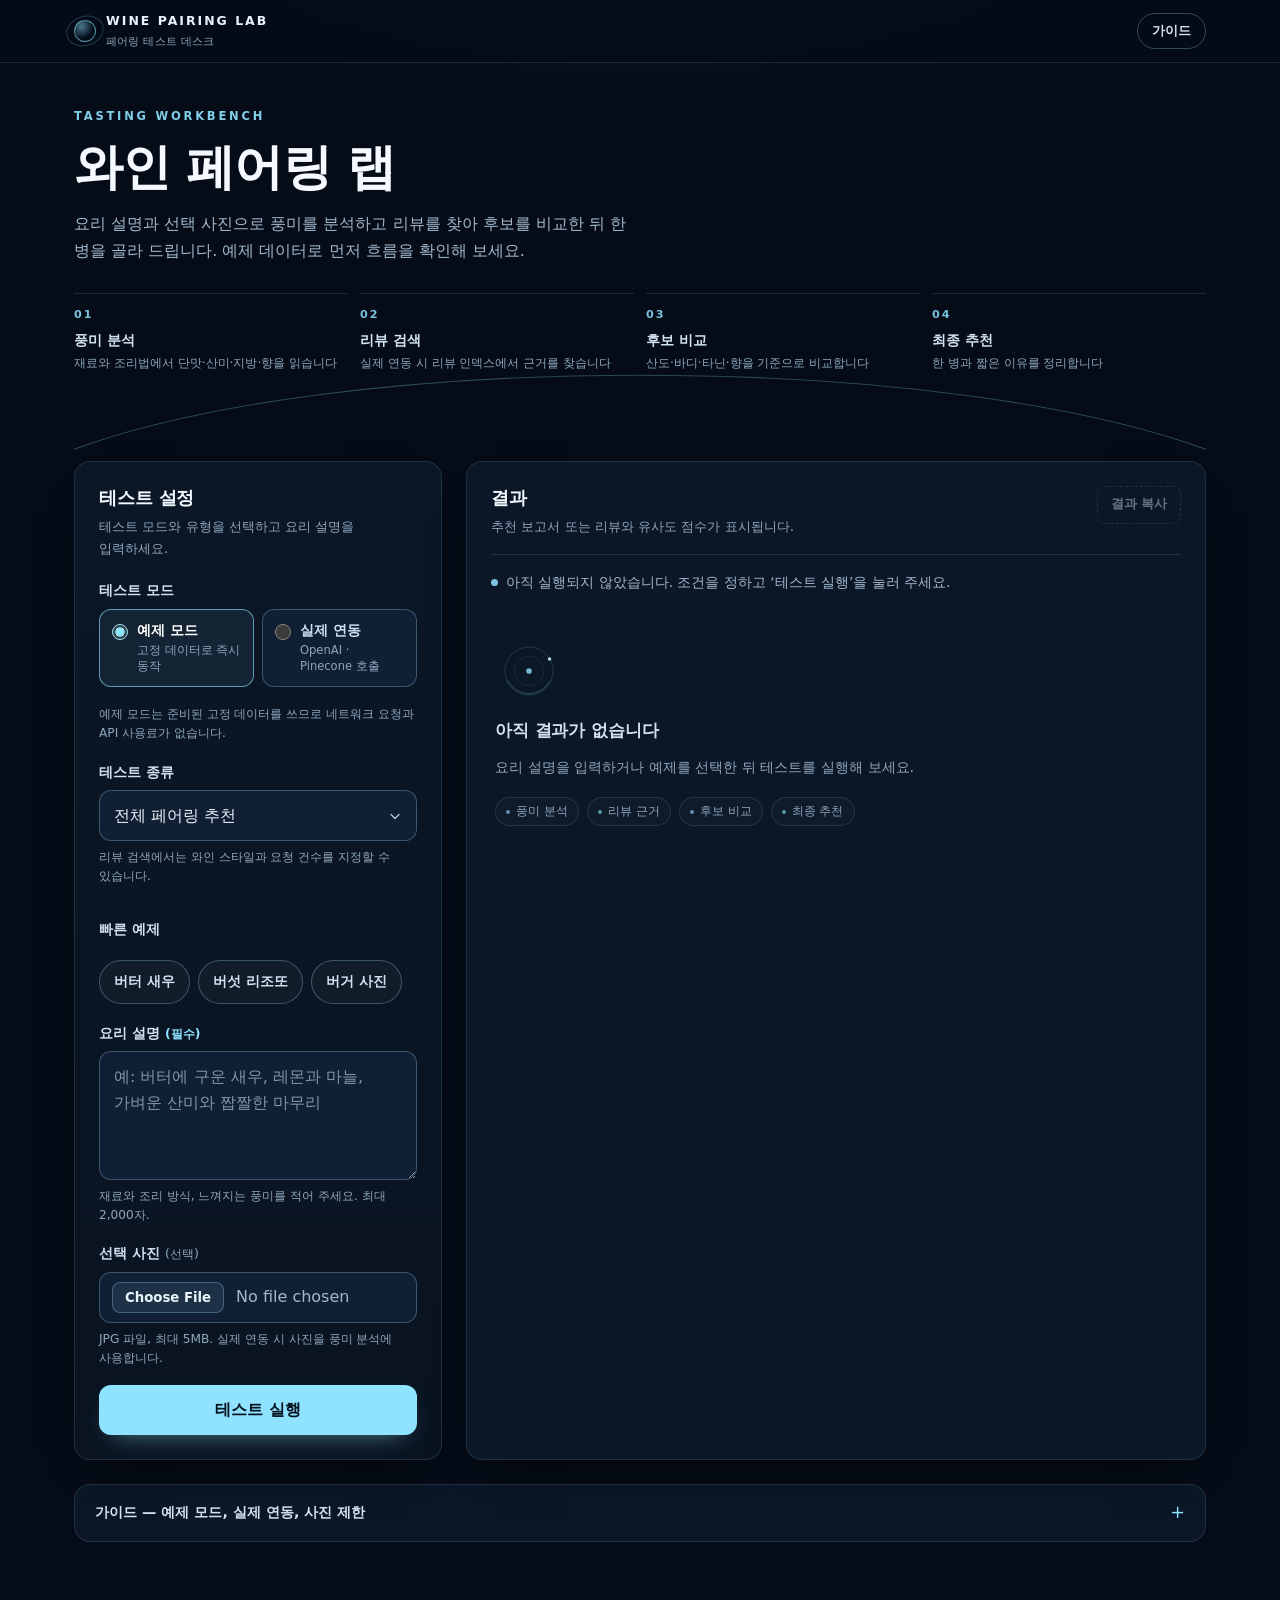
<file: U2-06_PRJ_261124/design_261124/index.html>
<!DOCTYPE html>
<html lang="ko">
<head>
<meta charset="utf-8">
<meta name="viewport" content="width=device-width, initial-scale=1">
<meta name="theme-color" content="#050c17">
<title>와인 페어링 랩 — 페어링 테스트 데스크</title>
<style>
  :root{
    color-scheme: dark;
    --bg:#050c17;
    --bg-deep:#03080f;
    --surface:#0b1626;
    --surface-2:#101f33;
    --surface-3:#152942;
    --line:rgba(143,190,225,0.16);
    --line-strong:rgba(150,205,240,0.32);
    --ink:#e9f3fb;
    --ink-soft:#d2e1f0;
    --muted:#a2b8cd;
    --muted-2:#8ea6bc;
    --accent:#8fe3ff;
    --accent-strong:#c2f0ff;
    --accent-ink:#03111d;
    --danger:#ffb6aa;
    --r-sm:8px;
    --r:12px;
    --r-lg:16px;
    --shadow:0 22px 46px -30px rgba(0,0,0,0.95);
    --font:"Apple SD Gothic Neo","Malgun Gothic","Noto Sans KR","Segoe UI",system-ui,-apple-system,sans-serif;
    --dur:180ms;
    --ease:cubic-bezier(.2,.7,.3,1);
  }

  *,*::before,*::after{box-sizing:border-box}
  html{-webkit-text-size-adjust:100%}
  body{
    margin:0;
    font-family:var(--font);
    font-size:16px;
    line-height:1.62;
    color:var(--ink);
    background:
      radial-gradient(1180px 620px at 50% -20%, rgba(28,76,114,0.52), rgba(5,12,23,0) 68%),
      var(--bg);
    -webkit-font-smoothing:antialiased;
    word-break:keep-all;
    overflow-wrap:anywhere;
  }
  [hidden]{display:none!important}

  a{color:var(--accent)}
  a:hover{color:var(--accent-strong)}
  ::selection{background:rgba(143,227,255,0.28);color:#fff}

  :where(a,button,input,select,textarea,summary,label):focus-visible{
    outline:2px solid var(--accent);
    outline-offset:2px;
    border-radius:var(--r-sm);
  }

  .skip-link{
    position:absolute;left:16px;top:-60px;z-index:60;
    padding:10px 16px;border-radius:var(--r-sm);
    background:var(--accent);color:var(--accent-ink);
    font-size:.875rem;font-weight:700;text-decoration:none;
    transition:top var(--dur) var(--ease);
  }
  .skip-link:focus{top:12px;color:var(--accent-ink)}

  /* ── 상단 바 ─────────────────────────────── */
  .topbar{
    position:sticky;top:0;z-index:30;
    background:rgba(5,12,23,0.72);
    -webkit-backdrop-filter:blur(16px) saturate(130%);
    backdrop-filter:blur(16px) saturate(130%);
    border-bottom:1px solid var(--line);
  }
  .topbar-inner{
    max-width:1180px;margin:0 auto;padding:0 24px;
    min-height:62px;display:flex;align-items:center;justify-content:space-between;gap:16px;
  }
  .brand{display:flex;align-items:center;gap:10px;text-decoration:none;color:var(--ink);min-width:0}
  .brand-mark{
    flex:none;width:22px;height:22px;border-radius:50%;
    border:1px solid rgba(143,227,255,0.55);
    background:radial-gradient(circle at 32% 28%, rgba(143,227,255,0.5), rgba(143,227,255,0) 62%);
    position:relative;
  }
  .brand-mark::after{
    content:"";position:absolute;inset:-5px -9px;
    border:1px solid rgba(143,227,255,0.22);border-radius:50%;
    transform:rotate(-18deg);
  }
  .brand-text{display:grid;gap:1px;min-width:0}
  .brand-name{display:block;font-size:.78rem;font-weight:700;letter-spacing:.16em;text-transform:uppercase}
  .brand-sub{display:block;font-size:.7rem;color:var(--muted-2);letter-spacing:.02em}
  .nav-link{
    flex:none;display:inline-flex;align-items:center;gap:6px;
    min-height:36px;padding:0 14px;border-radius:999px;
    border:1px solid var(--line-strong);
    color:var(--ink-soft);text-decoration:none;font-size:.82rem;font-weight:600;
    transition:border-color var(--dur) var(--ease),color var(--dur) var(--ease),background-color var(--dur) var(--ease);
  }
  @media (hover:hover){
    .nav-link:hover{border-color:var(--accent);color:var(--accent-strong);background:rgba(143,227,255,0.07)}
  }

  /* ── 본문 ───────────────────────────────── */
  main{max-width:1180px;margin:0 auto;padding:0 24px 72px}

  .hero{
    position:relative;overflow:hidden;
    padding:44px 0 88px;
  }
  .eyebrow{
    margin:0 0 14px;font-size:.72rem;font-weight:700;
    letter-spacing:.24em;text-transform:uppercase;color:var(--accent);
    opacity:.9;
  }
  .hero h1{
    margin:0;font-size:clamp(2rem,4.6vw,3.05rem);line-height:1.16;
    letter-spacing:-.018em;font-weight:800;color:#f3f9ff;
  }
  .lede{
    margin:14px 0 0;max-width:56ch;
    font-size:1rem;color:var(--muted);line-height:1.7;
  }

  .process{
    list-style:none;margin:28px 0 0;padding:0;
    display:grid;grid-template-columns:repeat(4,minmax(0,1fr));gap:12px;
    counter-reset:step;
  }
  .process li{
    position:relative;padding:12px 0 0;
    border-top:1px solid var(--line);
  }
  .process li::before{
    counter-increment:step;content:counter(step,decimal-leading-zero);
    display:block;margin-bottom:6px;
    font-size:.7rem;font-weight:700;letter-spacing:.18em;
    color:var(--accent);opacity:.85;
    font-variant-numeric:tabular-nums;
  }
  .step-name{display:block;font-size:.9rem;font-weight:700;color:var(--ink-soft);line-height:1.4}
  .step-desc{display:block;margin-top:4px;font-size:.76rem;line-height:1.55;color:var(--muted-2)}

  .planet{
    position:absolute;left:0;right:0;bottom:-1px;width:100%;height:auto;
    pointer-events:none;opacity:.9;
  }

  /* ── 2열 작업대 ─────────────────────────── */
  .lab-grid{
    display:grid;grid-template-columns:minmax(300px,368px) minmax(0,1fr);
    gap:24px;align-items:stretch;
  }
  .panel{
    background:var(--surface);
    border:1px solid var(--line);
    border-radius:var(--r-lg);
    padding:24px;
    box-shadow:var(--shadow);
    min-width:0;
  }
  .panel h2{
    margin:0;font-size:1.14rem;line-height:1.35;letter-spacing:-.01em;font-weight:700;color:#f2f9ff;
  }
  .panel-sub{margin:6px 0 0;font-size:.84rem;line-height:1.6;color:var(--muted-2);max-width:46ch}

  .form-panel{background:linear-gradient(180deg,var(--surface) 0%,#0a1421 100%)}
  .form-panel > h2{margin-bottom:2px}
  .lab{display:grid;gap:18px;margin-top:20px}

  .field{display:grid;gap:7px;min-width:0}
  .field > label,.label-plain{
    display:block;font-size:.85rem;font-weight:700;color:var(--ink-soft);letter-spacing:.005em;
  }
  .req{font-weight:600;color:var(--accent);font-size:.78rem}
  .optional{font-weight:500;color:var(--muted-2);font-size:.78rem}
  .hint{margin:0;font-size:.76rem;line-height:1.55;color:var(--muted-2)}

  fieldset.field{border:0;margin:0;padding:0}
  legend{display:block;padding:0;margin-bottom:8px;font-size:.85rem;font-weight:700;color:var(--ink-soft)}

  textarea,input[type="file"],select{
    width:100%;max-width:100%;
    font-family:inherit;font-size:1rem;line-height:1.6;
    color:var(--ink);background:var(--surface-2);
    border:1px solid var(--line-strong);
    border-radius:var(--r);
    padding:12px 14px;
    transition:border-color var(--dur) var(--ease),background-color var(--dur) var(--ease);
  }
  textarea{min-height:116px;resize:vertical}
  textarea::placeholder{color:#7f95ab}
  textarea:hover,input[type="file"]:hover,select:hover{border-color:rgba(143,227,255,0.45)}
  textarea:focus,select:focus,input[type="file"]:focus{border-color:var(--accent);background:#0e1d30}

  .select-wrap{position:relative;display:flex;align-items:center;min-width:0}
  select{appearance:none;-webkit-appearance:none;padding-right:40px;cursor:pointer}
  .icon{display:inline-block;width:1em;height:1em;flex:none}
  .chevron{
    position:absolute;right:14px;top:50%;transform:translateY(-50%);
    font-size:16px;color:var(--muted);pointer-events:none;
  }

  .mode-grid{display:grid;grid-template-columns:repeat(2,minmax(0,1fr));gap:8px}
  .mode-option{
    display:flex;align-items:flex-start;gap:9px;
    padding:11px 12px;border-radius:var(--r);
    border:1px solid var(--line-strong);background:var(--surface-2);
    cursor:pointer;transition:border-color var(--dur) var(--ease),background-color var(--dur) var(--ease);
  }
  .mode-option input{
    flex:none;margin:3px 0 0;width:16px;height:16px;accent-color:var(--accent);cursor:pointer;
  }
  .mode-text{display:grid;gap:2px;min-width:0}
  .mode-name{display:block;font-size:.85rem;font-weight:700;color:var(--ink-soft);line-height:1.35}
  .mode-desc{display:block;font-size:.72rem;line-height:1.45;color:var(--muted-2)}
  @media (hover:hover){
    .mode-option:hover{border-color:rgba(143,227,255,0.45);background:#122438}
  }
  .mode-option:has(input:checked){border-color:rgba(143,227,255,0.62);background:rgba(143,227,255,0.07)}
  .mode-option:has(input:checked) .mode-name{color:#fff}
  .mode-option:focus-within{border-color:var(--accent);box-shadow:0 0 0 3px rgba(143,227,255,0.14)}

  .sample-row{display:flex;flex-wrap:wrap;gap:8px}
  .btn-sample{
    min-height:44px;padding:0 14px;border-radius:999px;
    font-family:inherit;font-size:.875rem;font-weight:600;
    color:var(--ink-soft);background:rgba(255,255,255,0.03);
    border:1px solid var(--line-strong);
    cursor:pointer;
    transition:border-color var(--dur) var(--ease),background-color var(--dur) var(--ease),color var(--dur) var(--ease);
  }
  @media (hover:hover){
    .btn-sample:hover{border-color:var(--accent);color:var(--accent-strong);background:rgba(143,227,255,0.09)}
  }
  .btn-sample:active{transform:translateY(1px)}

  input[type="file"]{cursor:pointer;padding:9px 12px;color:var(--muted)}
  input[type="file"]::file-selector-button{
    margin-right:12px;padding:7px 12px;border-radius:var(--r-sm);
    font-family:inherit;font-size:.83rem;font-weight:600;
    color:var(--ink);background:rgba(143,227,255,0.10);
    border:1px solid var(--line-strong);cursor:pointer;
  }
  @media (hover:hover){
    input[type="file"]::file-selector-button:hover{border-color:var(--accent);background:rgba(143,227,255,0.18)}
  }

  .attachment{
    display:flex;align-items:center;gap:12px;
    padding:10px;margin-top:2px;
    border:1px solid var(--line);border-radius:var(--r);
    background:var(--surface-2);min-width:0;
  }
  #preview{
    flex:none;height:62px;width:auto;max-width:96px;
    object-fit:contain;border-radius:var(--r-sm);
    background:var(--surface-3);border:1px solid var(--line);
  }
  #photo-name{
    margin:0;min-width:0;font-size:.85rem;color:var(--ink-soft);
    overflow:hidden;text-overflow:ellipsis;white-space:nowrap;
  }

  .field-row{display:grid;grid-template-columns:repeat(2,minmax(0,1fr));gap:12px}

  #error{
    margin:0;padding:11px 13px;border-radius:var(--r);
    background:rgba(255,140,124,0.10);
    border:1px solid rgba(255,150,136,0.42);
    color:var(--danger);font-size:.84rem;line-height:1.55;
  }

  .btn-primary{
    width:100%;min-height:50px;
    display:inline-flex;align-items:center;justify-content:center;gap:8px;
    font-family:inherit;font-size:1rem;font-weight:800;letter-spacing:.01em;
    color:var(--accent-ink);background:var(--accent);
    border:1px solid transparent;border-radius:var(--r);
    cursor:pointer;
    transition:background-color var(--dur) var(--ease),transform var(--dur) var(--ease),box-shadow var(--dur) var(--ease);
    box-shadow:0 10px 26px -16px rgba(143,227,255,0.85);
  }
  @media (hover:hover){
    .btn-primary:hover{background:var(--accent-strong)}
  }
  .btn-primary:active{transform:translateY(1px)}
  .btn-primary:disabled{opacity:.5;cursor:not-allowed;box-shadow:none}

  .btn-ghost{
    flex:none;min-height:38px;padding:0 13px;border-radius:var(--r-sm);
    font-family:inherit;font-size:.8rem;font-weight:600;
    color:var(--ink-soft);background:transparent;
    border:1px solid var(--line-strong);cursor:pointer;
    transition:border-color var(--dur) var(--ease),color var(--dur) var(--ease),background-color var(--dur) var(--ease);
  }
  @media (hover:hover){
    .btn-ghost:not(:disabled):hover{border-color:var(--accent);color:var(--accent-strong);background:rgba(143,227,255,0.08)}
  }
  .btn-ghost:disabled{opacity:.45;cursor:not-allowed;border-style:dashed}

  /* ── 결과 패널 ──────────────────────────── */
  .result-panel{
    display:flex;flex-direction:column;gap:16px;min-height:100%;
  }
  .panel-head{
    display:flex;align-items:flex-start;justify-content:space-between;gap:14px;flex-wrap:wrap;
    padding-bottom:16px;border-bottom:1px solid var(--line);
  }
  .panel-head > div{min-width:0}

  #status{
    display:flex;align-items:baseline;gap:8px;margin:0;
    font-size:.86rem;line-height:1.6;color:var(--muted);
  }
  .dot{
    flex:none;width:7px;height:7px;border-radius:50%;
    background:var(--accent);opacity:.85;
    transform:translateY(-1px);
  }

  #result{
    display:grid;gap:16px;align-content:start;flex:1;
    position:relative;min-width:0;
  }
  #result[aria-busy="true"]::before{
    content:"";position:absolute;left:0;right:0;top:0;height:2px;border-radius:2px;
    background:linear-gradient(90deg,rgba(143,227,255,0),var(--accent),rgba(143,227,255,0));
    animation:scan 1.4s var(--ease) infinite;
  }
  @keyframes scan{
    from{transform:translateX(-100%)}
    to{transform:translateX(100%)}
  }

  #result .result-empty{
    display:grid;gap:12px;justify-items:start;
    padding:28px 4px 8px;max-width:54ch;
  }
  .empty-art{
    width:68px;height:68px;
    margin-bottom:2px;
  }
  #result .result-empty h3{
    margin:0;font-size:1.04rem;line-height:1.45;font-weight:700;color:var(--ink-soft);
  }
  #result .result-empty p{margin:0;font-size:.9rem;line-height:1.7;color:var(--muted-2)}
  #result ul.empty-preview{
    list-style:none;margin:6px 0 0;padding:0;
    display:flex;flex-wrap:wrap;gap:6px 8px;
    font-size:.76rem;line-height:1.5;color:var(--muted-2);
  }
  #result ul.empty-preview li{
    display:inline-flex;align-items:center;gap:6px;padding:4px 10px;
    border-radius:999px;border:1px solid var(--line);
    background:rgba(255,255,255,0.02);line-height:1.5;
  }
  .empty-preview li::before{
    content:"";width:4px;height:4px;border-radius:50%;
    background:var(--accent);opacity:.6;flex:none;
  }

  /* 결과 스크립트가 삽입하는 구조 */
  #result h3{
    margin:0 0 8px;font-size:.98rem;line-height:1.45;font-weight:700;color:var(--ink-soft);
    letter-spacing:-.005em;
  }
  #result p{margin:0 0 8px;font-size:.95rem;line-height:1.7;color:var(--muted)}
  #result p:last-child{margin-bottom:0}
  #result ul{
    margin:0;padding-left:1.1rem;
    display:grid;gap:6px;
    font-size:.92rem;line-height:1.65;color:var(--ink-soft);
  }
  #result ul li{padding-left:2px}
  #result ul li::marker{color:var(--accent)}

  .report{
    padding:18px 18px 16px;border-radius:var(--r);
    background:var(--surface-2);border:1px solid var(--line);
  }
  .report > h3:first-child{padding-bottom:10px;margin-bottom:12px;border-bottom:1px solid var(--line)}
  .review{
    padding:18px;border-radius:var(--r);
    background:rgba(143,227,255,0.045);
    border:1px solid rgba(143,227,255,0.20);
  }
  .review ul{list-style:disc}
  .review li{color:var(--ink-soft)}
  #result ul.meta{
    display:flex;flex-wrap:wrap;gap:6px;list-style:none;
    margin:0;padding:0;
    font-size:.76rem;line-height:1.5;color:var(--muted-2);
  }
  #result ul.meta li{
    padding:4px 10px;border-radius:999px;
    border:1px solid var(--line);background:rgba(255,255,255,0.02);
    line-height:1.5;
  }

  /* ── 가이드 ─────────────────────────────── */
  .guide{
    margin-top:24px;
    background:var(--surface);border:1px solid var(--line);border-radius:var(--r-lg);
    overflow:hidden;
  }
  .guide summary{
    display:flex;align-items:center;justify-content:space-between;gap:12px;
    padding:16px 20px;cursor:pointer;list-style:none;
    font-size:.9rem;font-weight:700;color:var(--ink-soft);
  }
  .guide summary::-webkit-details-marker{display:none}
  .guide summary::after{
    content:"+";flex:none;font-size:1.1rem;font-weight:500;color:var(--accent);line-height:1;
  }
  .guide[open] summary::after{content:"–"}
  @media (hover:hover){
    .guide summary:hover{color:#fff}
  }
  .guide-body{
    padding:0 20px 20px;
    border-top:1px solid var(--line);
    padding-top:16px;
    display:grid;gap:10px;
  }
  .guide-body ul{
    margin:0;padding-left:1.15rem;
    display:grid;gap:8px;
    font-size:.84rem;line-height:1.65;color:var(--muted);
  }
  .guide-body li::marker{color:var(--accent)}
  .guide-body strong{color:var(--ink-soft);font-weight:700}

  /* ── 반응형 ─────────────────────────────── */
  @media (max-width:1023px){
    .lab-grid{grid-template-columns:minmax(0,1fr);gap:18px}
    .hero{padding:34px 0 76px}
    .process{grid-template-columns:repeat(2,minmax(0,1fr));gap:16px 12px}
    .result-panel{min-height:0}
    #result{min-height:320px}
  }
  @media (max-width:639px){
    .topbar-inner{padding:0 16px;min-height:56px}
    main{padding:0 16px 56px}
    .hero{padding:26px 0 64px}
    .lede{margin-top:10px;font-size:.94rem}
    .panel{padding:18px;border-radius:var(--r)}
    .lab{gap:16px;margin-top:16px}
    .hero h1{font-size:clamp(1.7rem,7.4vw,2.2rem)}
    .field-row{grid-template-columns:minmax(0,1fr)}
    #result{min-height:280px}
    .empty-preview li{font-size:.74rem}
    .panel-head{padding-bottom:14px}
  }
  @media (max-width:399px){
    .mode-grid{grid-template-columns:minmax(0,1fr)}
  }

  @media (prefers-reduced-motion:reduce){
    *,*::before,*::after{
      animation-duration:.001ms!important;
      animation-iteration-count:1!important;
      transition-duration:.001ms!important;
      scroll-behavior:auto!important;
    }
  }
</style>
  <script src="lab.js" defer></script>
</head>
<body>
<a class="skip-link" href="#lab">본문으로 바로 가기</a>

<header class="topbar">
  <div class="topbar-inner">
    <a class="brand" href="#top">
      <span class="brand-mark" aria-hidden="true"></span>
      <span class="brand-text">
        <span class="brand-name">Wine Pairing Lab</span>
        <span class="brand-sub">페어링 테스트 데스크</span>
      </span>
    </a>
    <a class="nav-link" href="#guide">가이드</a>
  </div>
</header>

<main id="top">
  <section class="hero" aria-labelledby="page-title">
    <p class="eyebrow">Tasting Workbench</p>
    <h1 id="page-title">와인 페어링 랩</h1>
    <p class="lede">
      요리 설명과 선택 사진으로 풍미를 분석하고 리뷰를 찾아 후보를 비교한 뒤
      한 병을 골라 드립니다. 예제 데이터로 먼저 흐름을 확인해 보세요.
    </p>

    <ol class="process" aria-label="처리 순서">
      <li>
        <span class="step-name">풍미 분석</span>
        <span class="step-desc">재료와 조리법에서 단맛·산미·지방·향을 읽습니다</span>
      </li>
      <li>
        <span class="step-name">리뷰 검색</span>
        <span class="step-desc">실제 연동 시 리뷰 인덱스에서 근거를 찾습니다</span>
      </li>
      <li>
        <span class="step-name">후보 비교</span>
        <span class="step-desc">산도·바디·타닌·향을 기준으로 비교합니다</span>
      </li>
      <li>
        <span class="step-name">최종 추천</span>
        <span class="step-desc">한 병과 짧은 이유를 정리합니다</span>
      </li>
    </ol>

    <svg class="planet" viewBox="0 0 1440 240" aria-hidden="true" focusable="false">
      <path d="M-20 232 C 320 96 1120 96 1460 232" fill="none"
            stroke="rgba(143,227,255,0.30)" stroke-width="1.4" stroke-linecap="round"/>
    </svg>
  </section>

  <div class="lab-grid">
    <section class="panel form-panel" aria-labelledby="lab-title">
      <h2 id="lab-title">테스트 설정</h2>
      <p class="panel-sub">테스트 모드와 유형을 선택하고 요리 설명을 입력하세요.</p>

      <form id="lab" class="lab">
        <fieldset class="field">
          <legend>테스트 모드</legend>
          <div class="mode-grid">
            <label class="mode-option">
              <input type="radio" name="mode" value="demo" checked>
              <span class="mode-text">
                <span class="mode-name">예제 모드</span>
                <span class="mode-desc">고정 데이터로 즉시 동작</span>
              </span>
            </label>
            <label class="mode-option">
              <input type="radio" name="mode" value="live">
              <span class="mode-text">
                <span class="mode-name">실제 연동</span>
                <span class="mode-desc">OpenAI · Pinecone 호출</span>
              </span>
            </label>
          </div>
        </fieldset>
        <p id="mode-hint" class="hint">
          예제 모드는 준비된 고정 데이터를 쓰므로 네트워크 요청과 API 사용료가 없습니다.
        </p>

        <div class="field">
          <label for="test">테스트 종류</label>
          <div class="select-wrap">
            <select id="test" name="test">
              <option value="pairing" selected>전체 페어링 추천</option>
              <option value="search">Pinecone 리뷰 검색만</option>
            </select>
            <svg class="icon chevron" viewBox="0 0 16 16" aria-hidden="true" focusable="false">
              <path d="M4 6.5 8 10.5l4-4" fill="none" stroke="currentColor"
                    stroke-width="1.6" stroke-linecap="round" stroke-linejoin="round"/>
            </svg>
          </div>
          <p class="hint">리뷰 검색에서는 와인 스타일과 요청 건수를 지정할 수 있습니다.</p>
        </div>

        <div class="field">
          <p class="label-plain" id="sample-label">빠른 예제</p>
          <div class="sample-row" role="group" aria-labelledby="sample-label">
            <button type="button" class="btn-sample" data-sample="shrimp">버터 새우</button>
            <button type="button" class="btn-sample" data-sample="risotto">버섯 리조또</button>
            <button type="button" class="btn-sample" data-sample="photo">버거 사진</button>
          </div>
        </div>

        <div class="field">
          <label for="query">요리 설명 <span class="req">(필수)</span></label>
          <textarea id="query" name="query" rows="4" maxlength="2000" required
                    aria-describedby="query-hint"
                    placeholder="예: 버터에 구운 새우, 레몬과 마늘, 가벼운 산미와 짭짤한 마무리"></textarea>
          <p id="query-hint" class="hint">재료와 조리 방식, 느껴지는 풍미를 적어 주세요. 최대 2,000자.</p>
        </div>

        <div class="field" id="photo-fields">
          <label for="photo">선택 사진 <span class="optional">(선택)</span></label>
          <input id="photo" name="photo" type="file" accept="image/jpeg,.jpg,.jpeg"
                 aria-describedby="photo-hint">
          <p id="photo-hint" class="hint">JPG 파일, 최대 5MB. 실제 연동 시 사진을 풍미 분석에 사용합니다.</p>
          <div id="attachment" class="attachment" hidden>
            <img id="preview" alt="선택한 요리 사진 미리보기" width="72" height="72">
            <p id="photo-name"></p>
            <button id="remove" type="button" class="btn-ghost">제거</button>
          </div>
        </div>

        <div id="search-fields" class="field-row" hidden>
          <div class="field">
            <label for="style">와인 스타일</label>
            <div class="select-wrap">
              <select id="style" name="style">
                <option value="all" selected>전체</option>
                <option value="red">레드</option>
                <option value="white">화이트</option>
                <option value="sparkling">스파클링</option>
              </select>
              <svg class="icon chevron" viewBox="0 0 16 16" aria-hidden="true" focusable="false">
                <path d="M4 6.5 8 10.5l4-4" fill="none" stroke="currentColor"
                      stroke-width="1.6" stroke-linecap="round" stroke-linejoin="round"/>
              </svg>
            </div>
          </div>
          <div class="field">
            <label for="count">요청 건수</label>
            <div class="select-wrap">
              <select id="count" name="count">
                <option value="1">1개</option>
                <option value="2">2개</option>
                <option value="3" selected>3개</option>
                <option value="4">4개</option>
                <option value="5">5개</option>
              </select>
              <svg class="icon chevron" viewBox="0 0 16 16" aria-hidden="true" focusable="false">
                <path d="M4 6.5 8 10.5l4-4" fill="none" stroke="currentColor"
                      stroke-width="1.6" stroke-linecap="round" stroke-linejoin="round"/>
              </svg>
            </div>
          </div>
        </div>

        <p id="error" role="alert" hidden>
          요리 설명이 비어 있습니다. 무엇을 먹는지 한두 문장 적은 뒤 다시 실행해 주세요.
        </p>
        <button id="run" type="submit" class="btn-primary">테스트 실행</button>
      </form>
    </section>

    <aside class="panel result-panel" aria-labelledby="result-title">
      <div class="panel-head">
        <div>
          <h2 id="result-title">결과</h2>
          <p class="panel-sub">추천 보고서 또는 리뷰와 유사도 점수가 표시됩니다.</p>
        </div>
        <button id="copy" type="button" class="btn-ghost" disabled>결과 복사</button>
      </div>

      <p id="status" role="status">
        <span class="dot" aria-hidden="true"></span>
        아직 실행되지 않았습니다. 조건을 정하고 ‘테스트 실행’을 눌러 주세요.
      </p>

      <div id="result" aria-busy="false">
        <div class="result-empty">
          <svg class="empty-art" viewBox="0 0 96 96" aria-hidden="true" focusable="false">
            <circle cx="48" cy="48" r="34" fill="none" stroke="rgba(143,227,255,0.24)" stroke-width="1"/>
            <circle cx="48" cy="48" r="21" fill="none" stroke="rgba(143,227,255,0.13)" stroke-width="1"/>
            <circle cx="48" cy="48" r="4" fill="rgba(143,227,255,0.78)"/>
            <circle cx="77" cy="31" r="2.4" fill="rgba(194,240,255,0.9)"/>
            <path d="M18 62 A34 34 0 0 0 78 62" fill="none"
                  stroke="rgba(143,227,255,0.40)" stroke-width="1" stroke-linecap="round"/>
          </svg>
          <h3>아직 결과가 없습니다</h3>
          <p>
            요리 설명을 입력하거나 예제를 선택한 뒤 테스트를 실행해 보세요.
          </p>
          <ul class="empty-preview">
            <li>풍미 분석</li>
            <li>리뷰 근거</li>
            <li>후보 비교</li>
            <li>최종 추천</li>
          </ul>
        </div>
      </div>
    </aside>
  </div>

  <details id="guide" class="guide">
    <summary>가이드 — 예제 모드, 실제 연동, 사진 제한</summary>
    <div class="guide-body">
      <ul>
        <li><strong>예제 모드</strong>는 미리 준비한 고정 데이터로 동작합니다. 네트워크 요청도 API 사용료도 없습니다.</li>
        <li><strong>실제 연동</strong>은 OpenAI와 Pinecone을 사용하며, 호출량에 따라 API 사용료가 발생할 수 있습니다.</li>
        <li><strong>사진</strong>은 JPG만 받고 5MB를 넘으면 업로드되지 않습니다. 설명만으로도 추천할 수 있습니다.</li>
        <li><strong>리뷰 검색</strong>은 선택한 스타일의 결과가 2건 미만이면 전체 스타일에서 다시 검색합니다.</li>
      </ul>
    </div>
  </details>
</main>
</body>
</html>
</file>
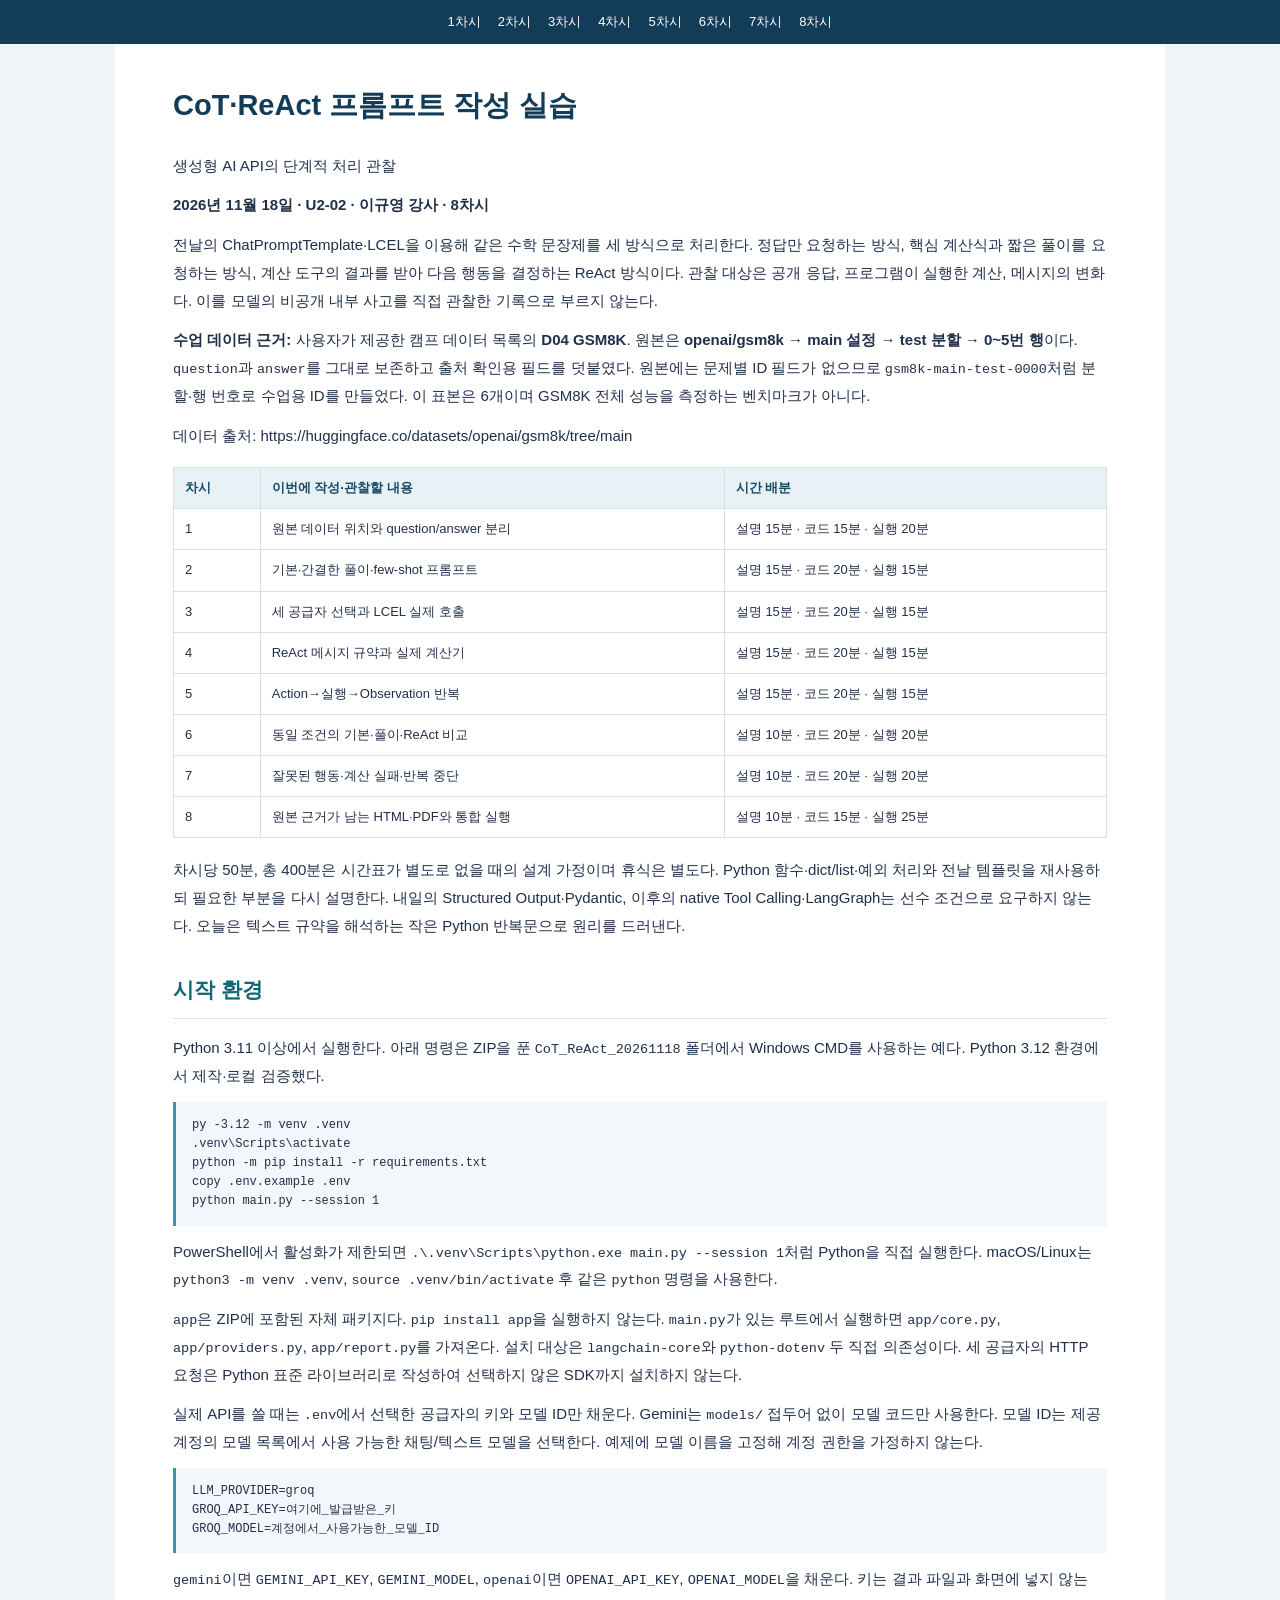
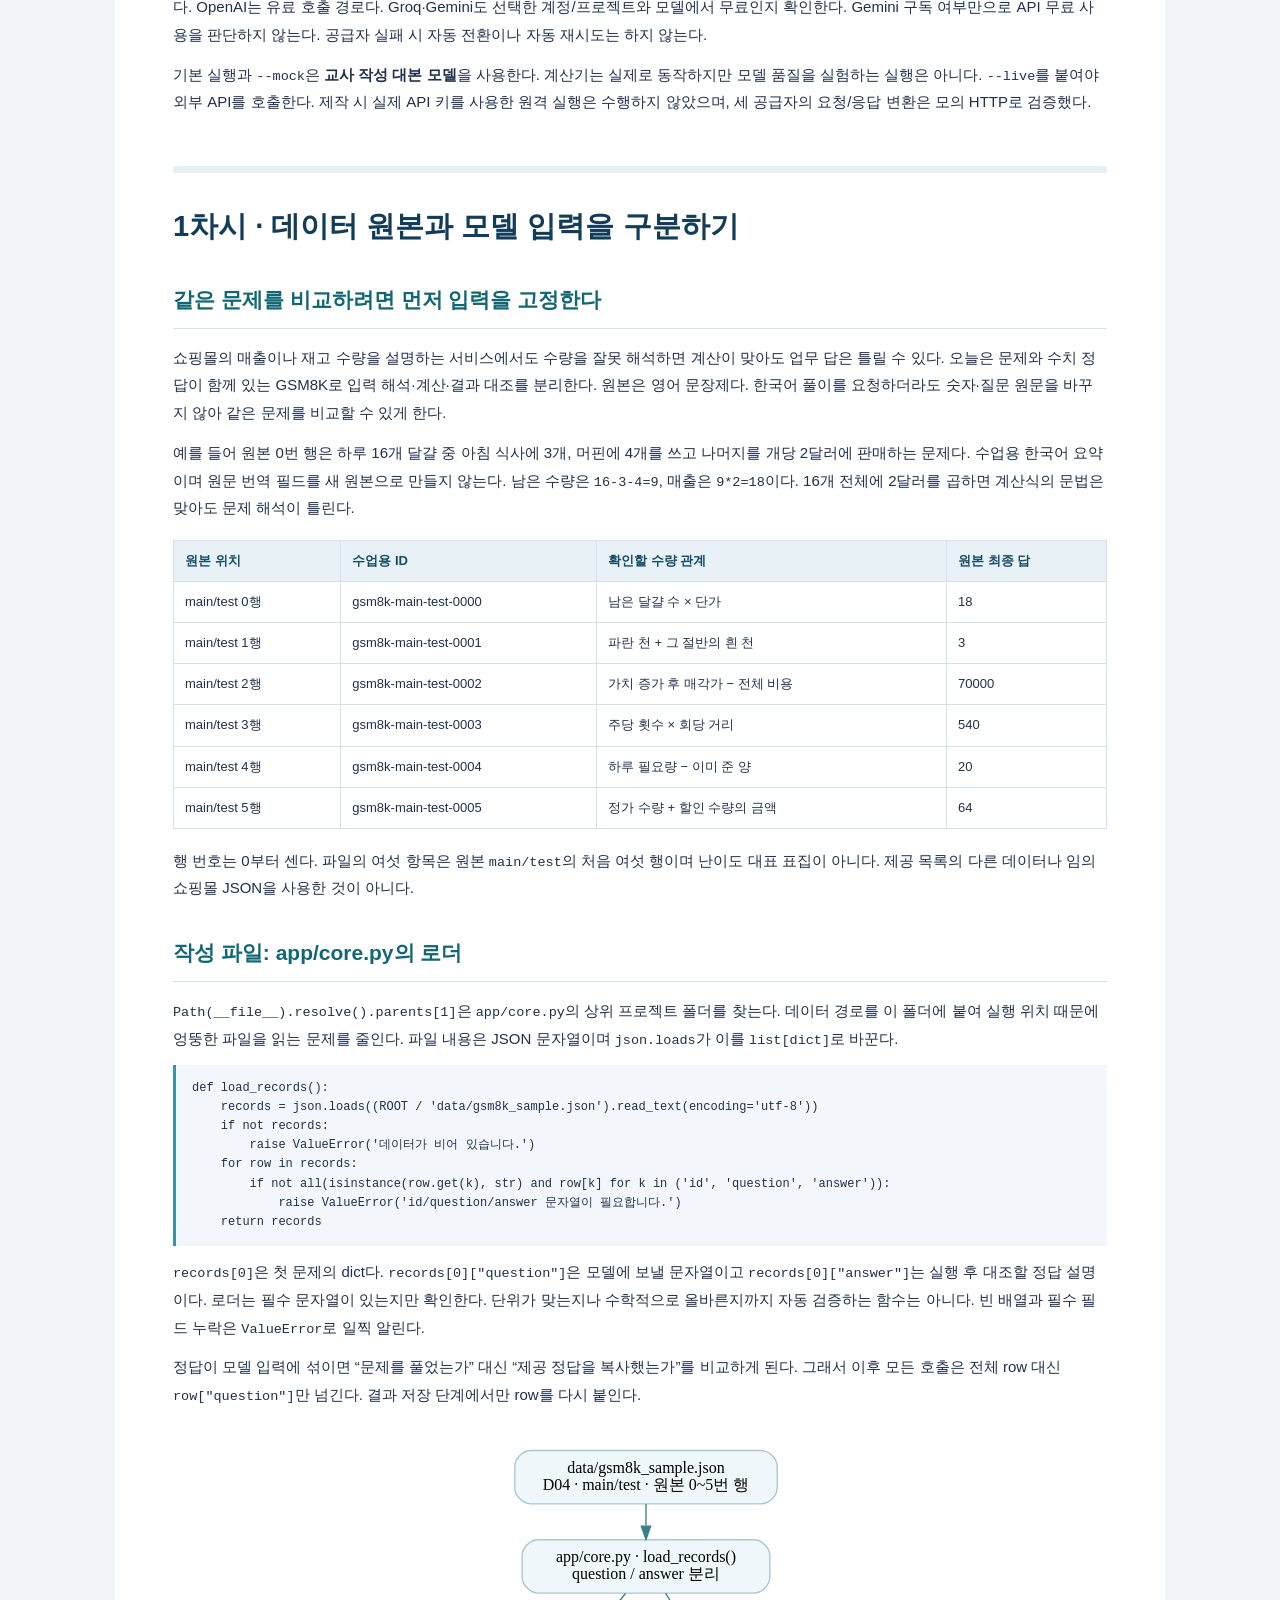
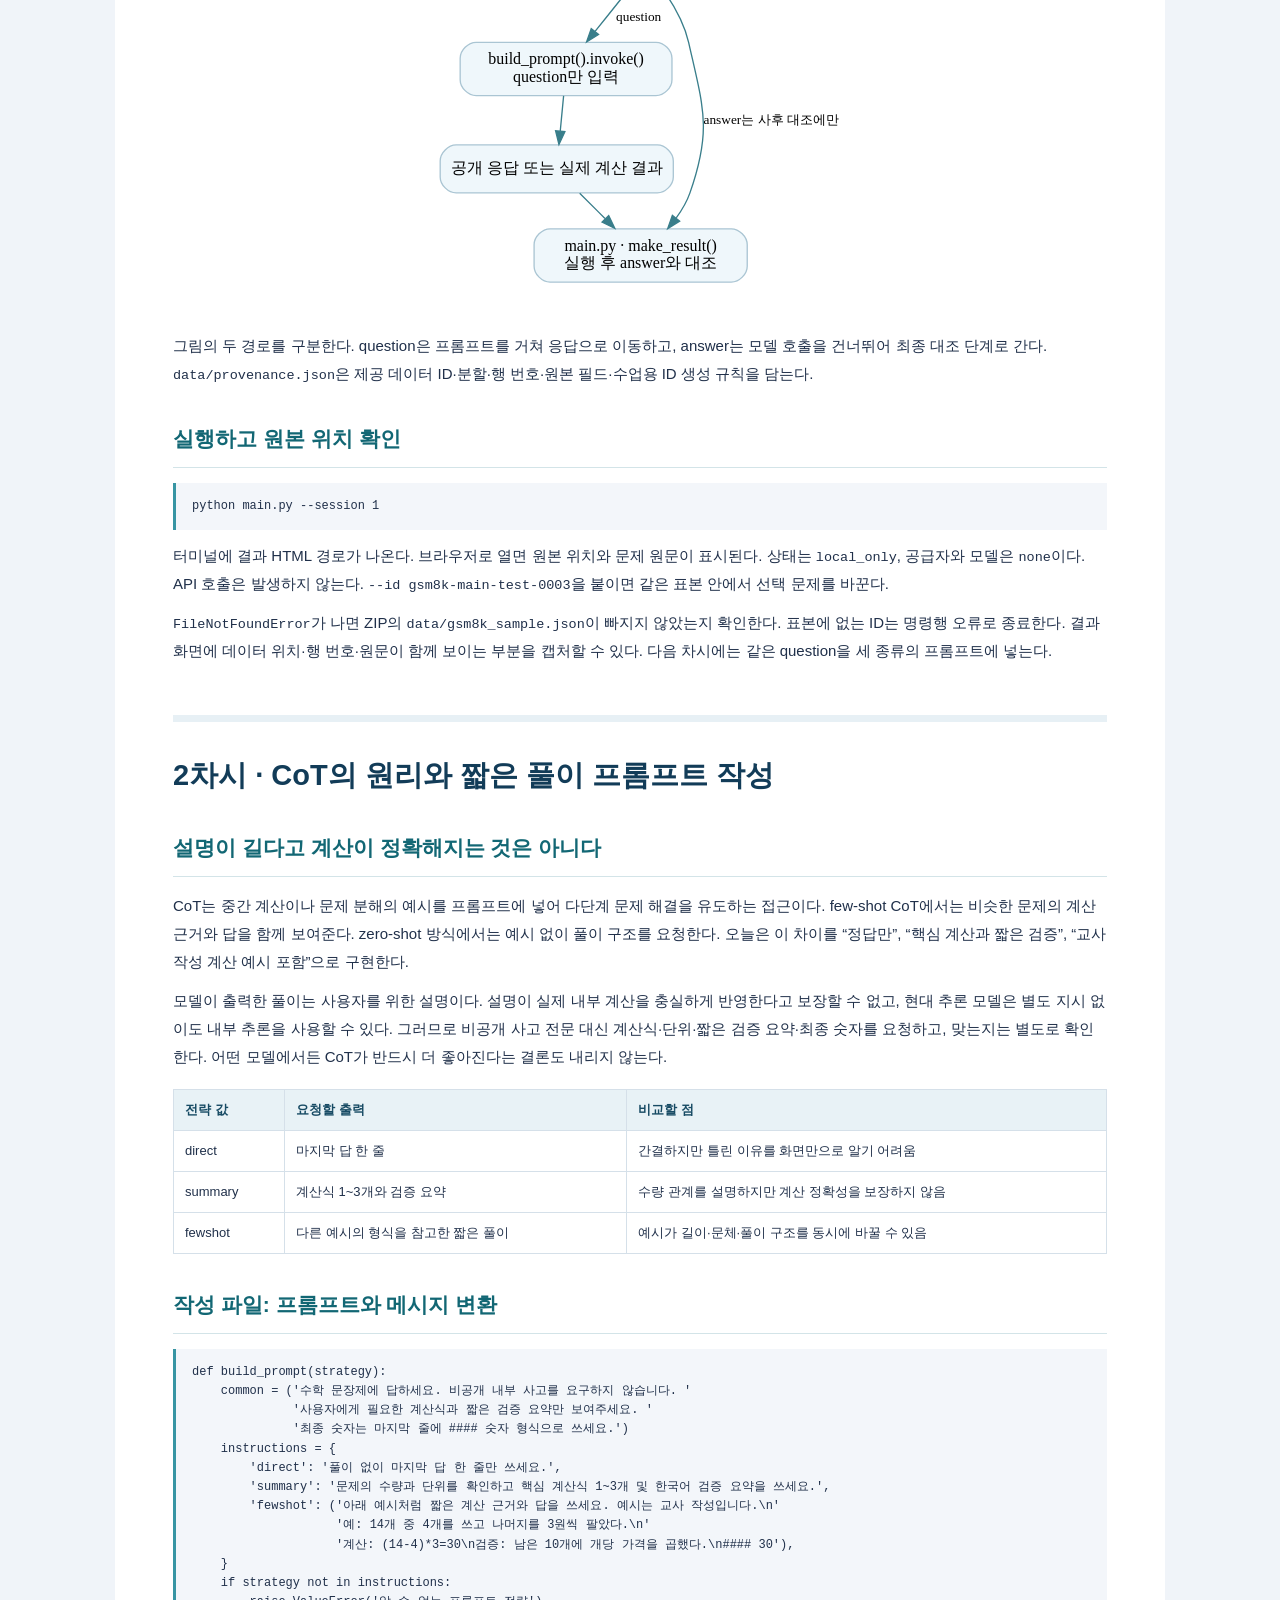
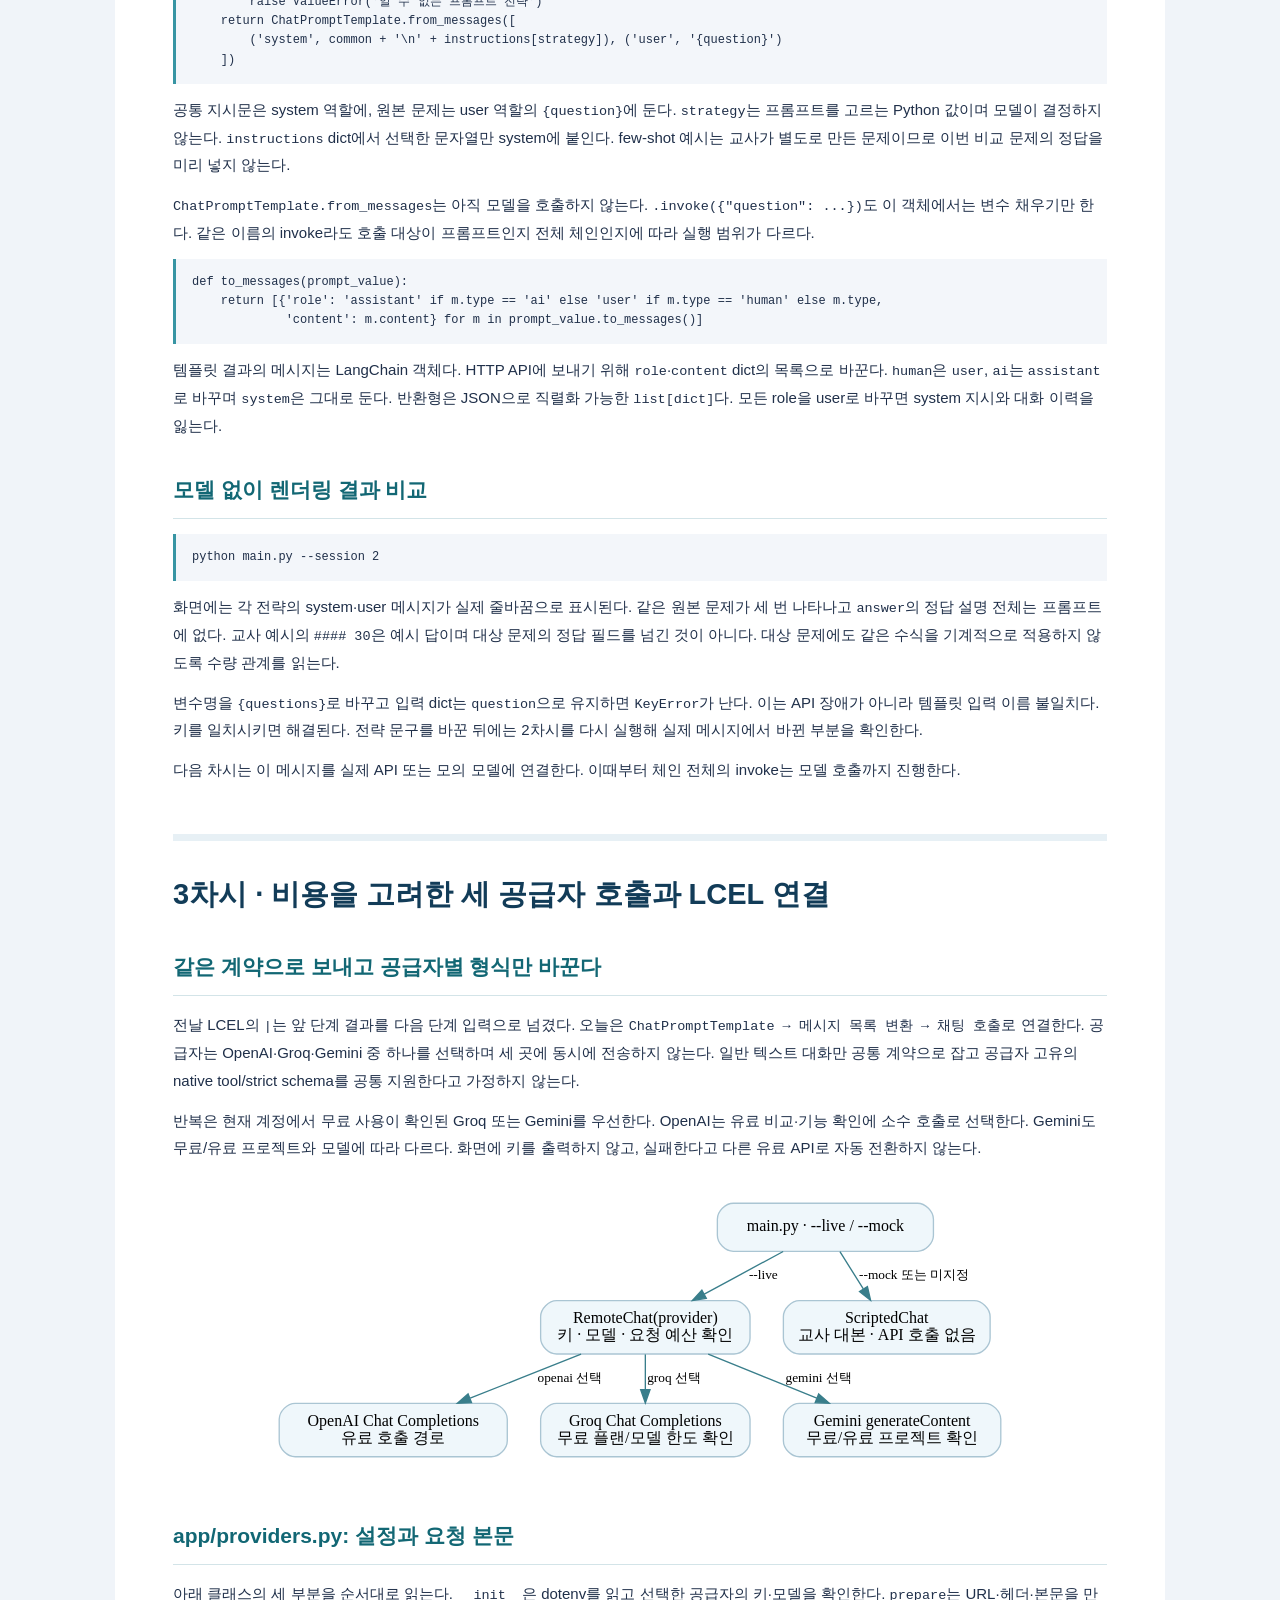
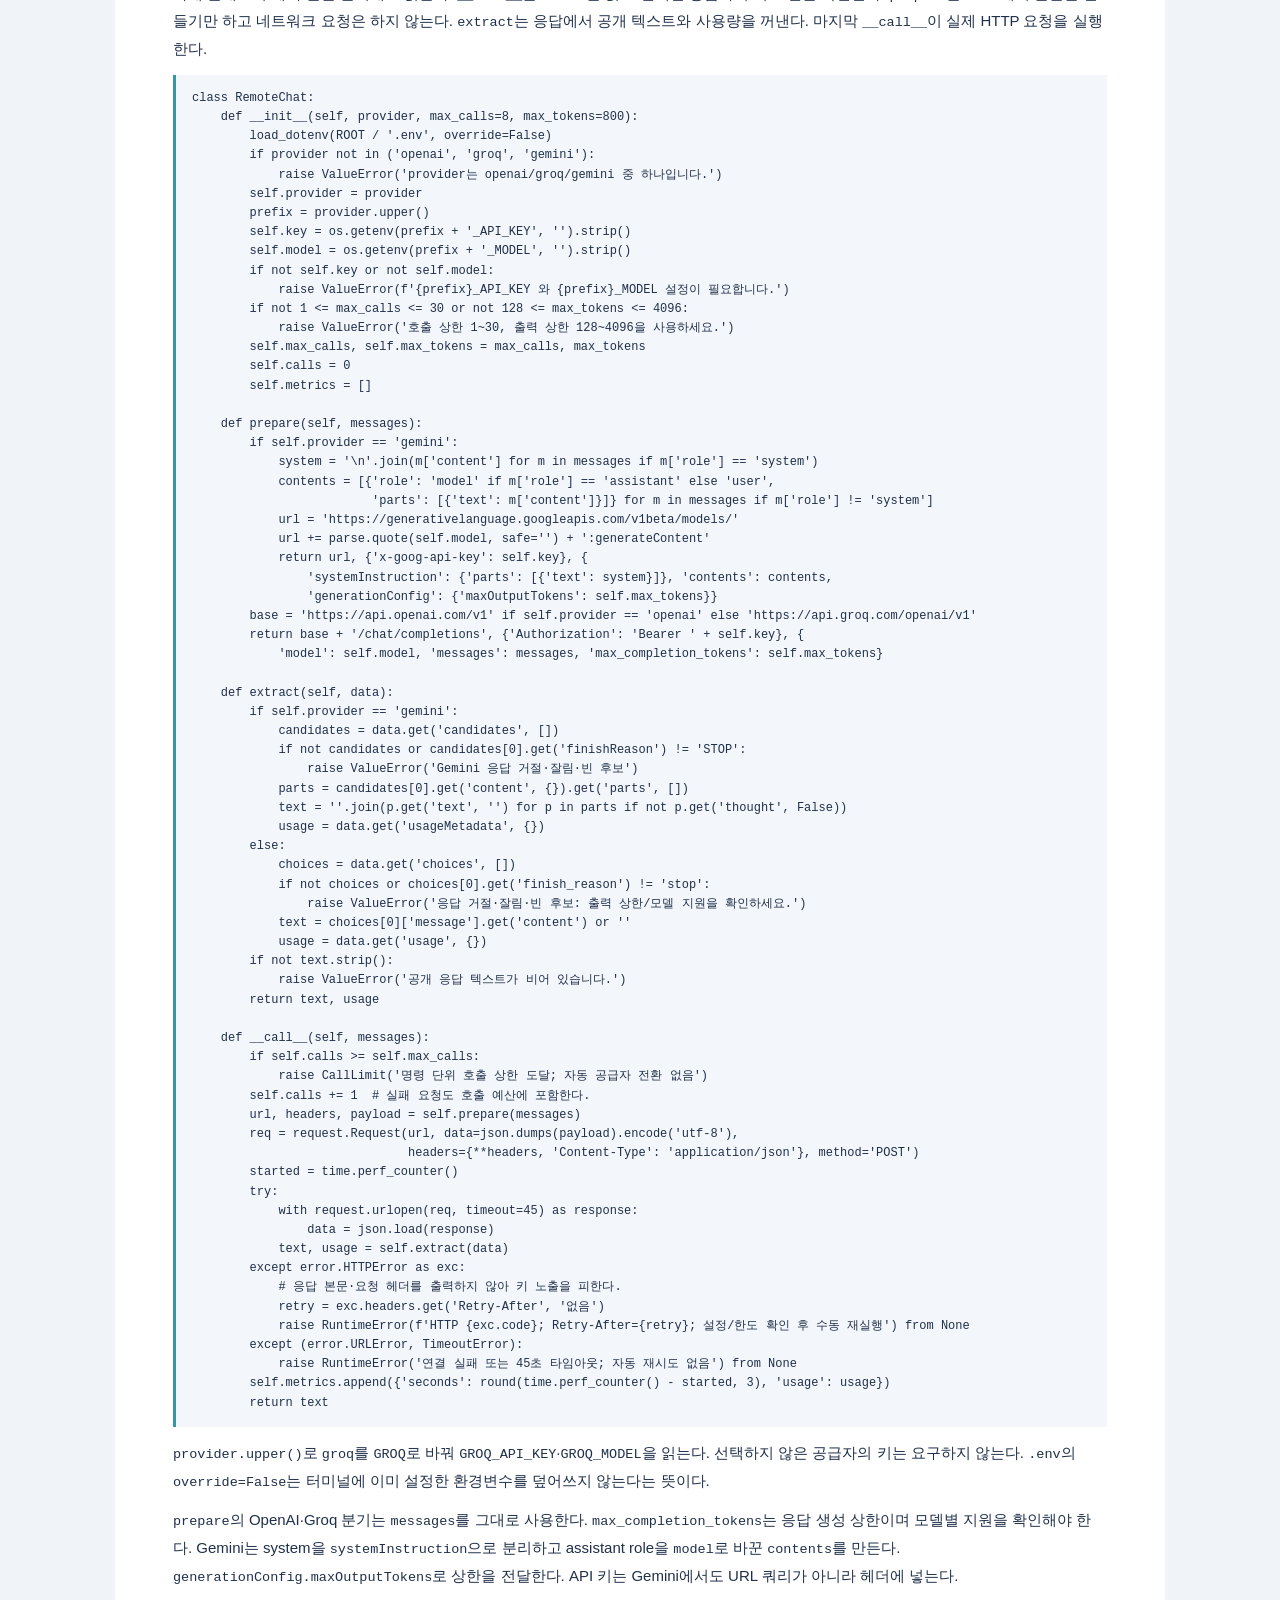
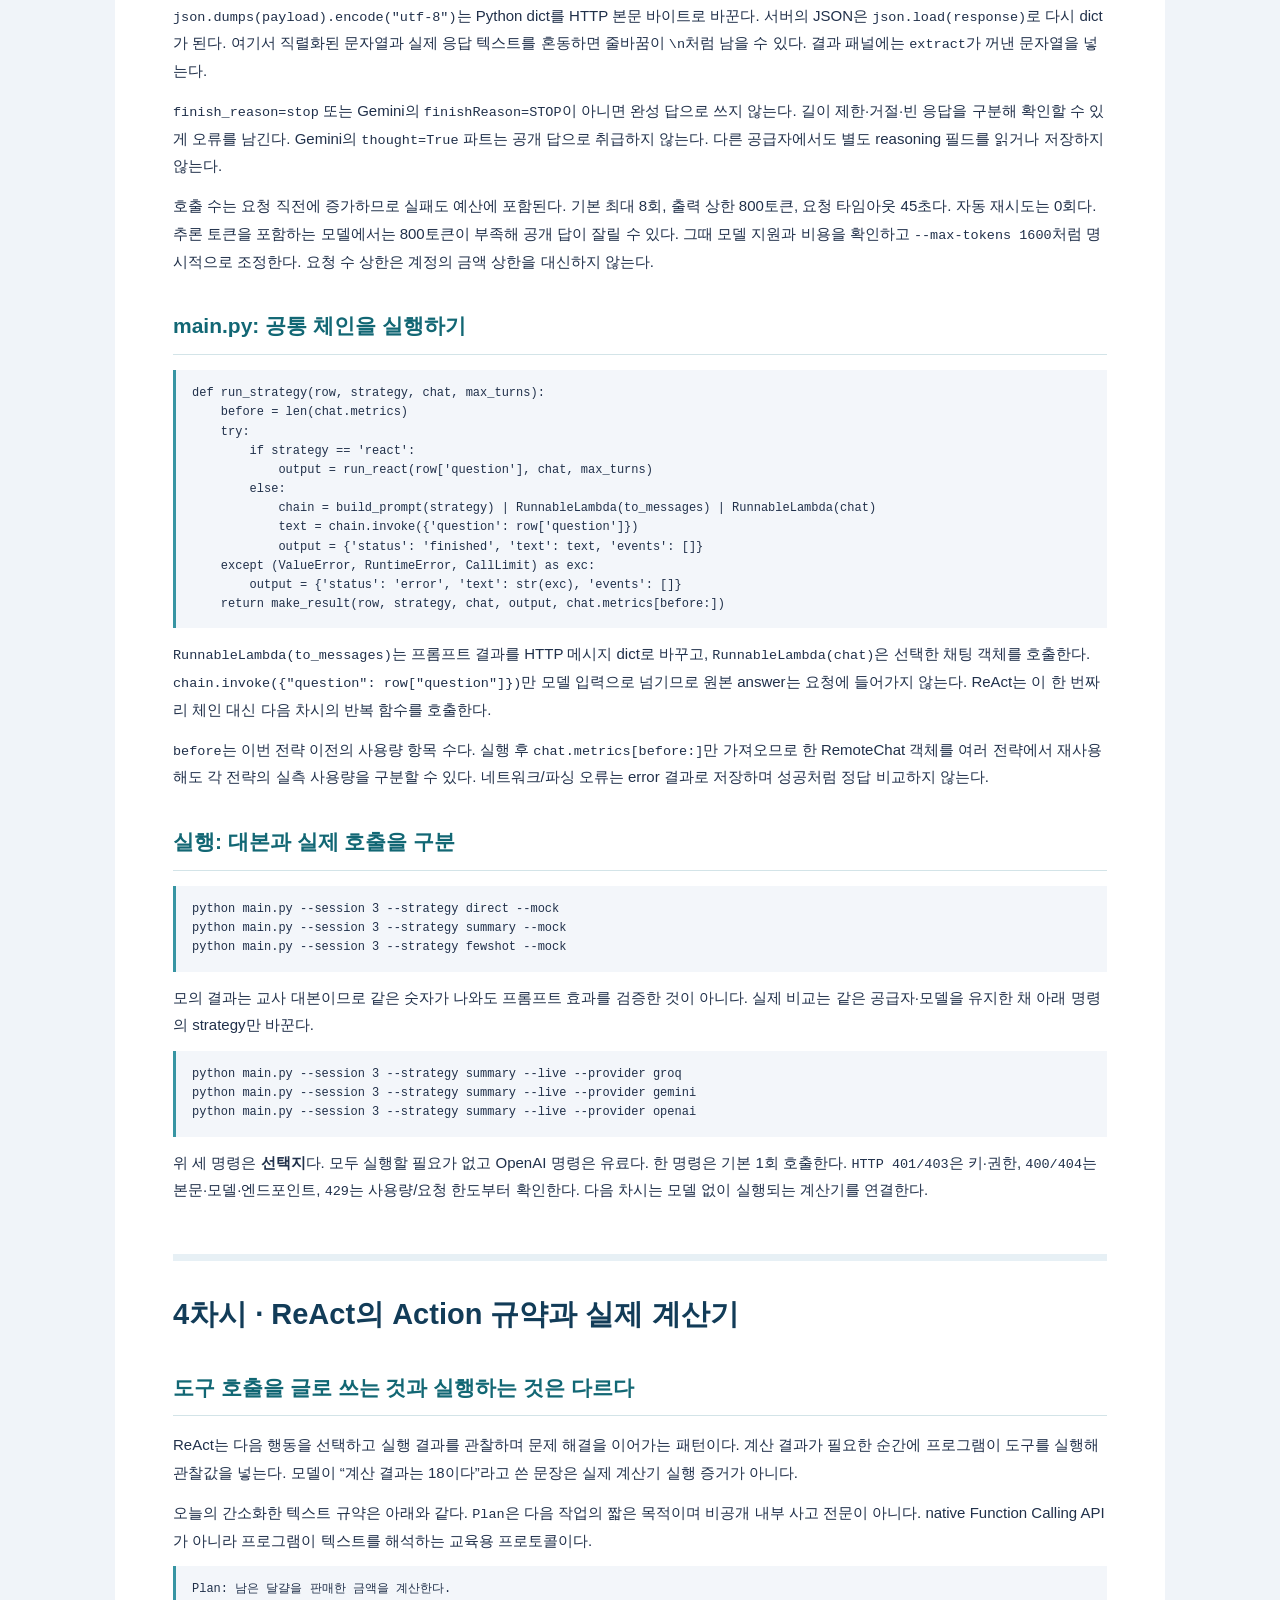
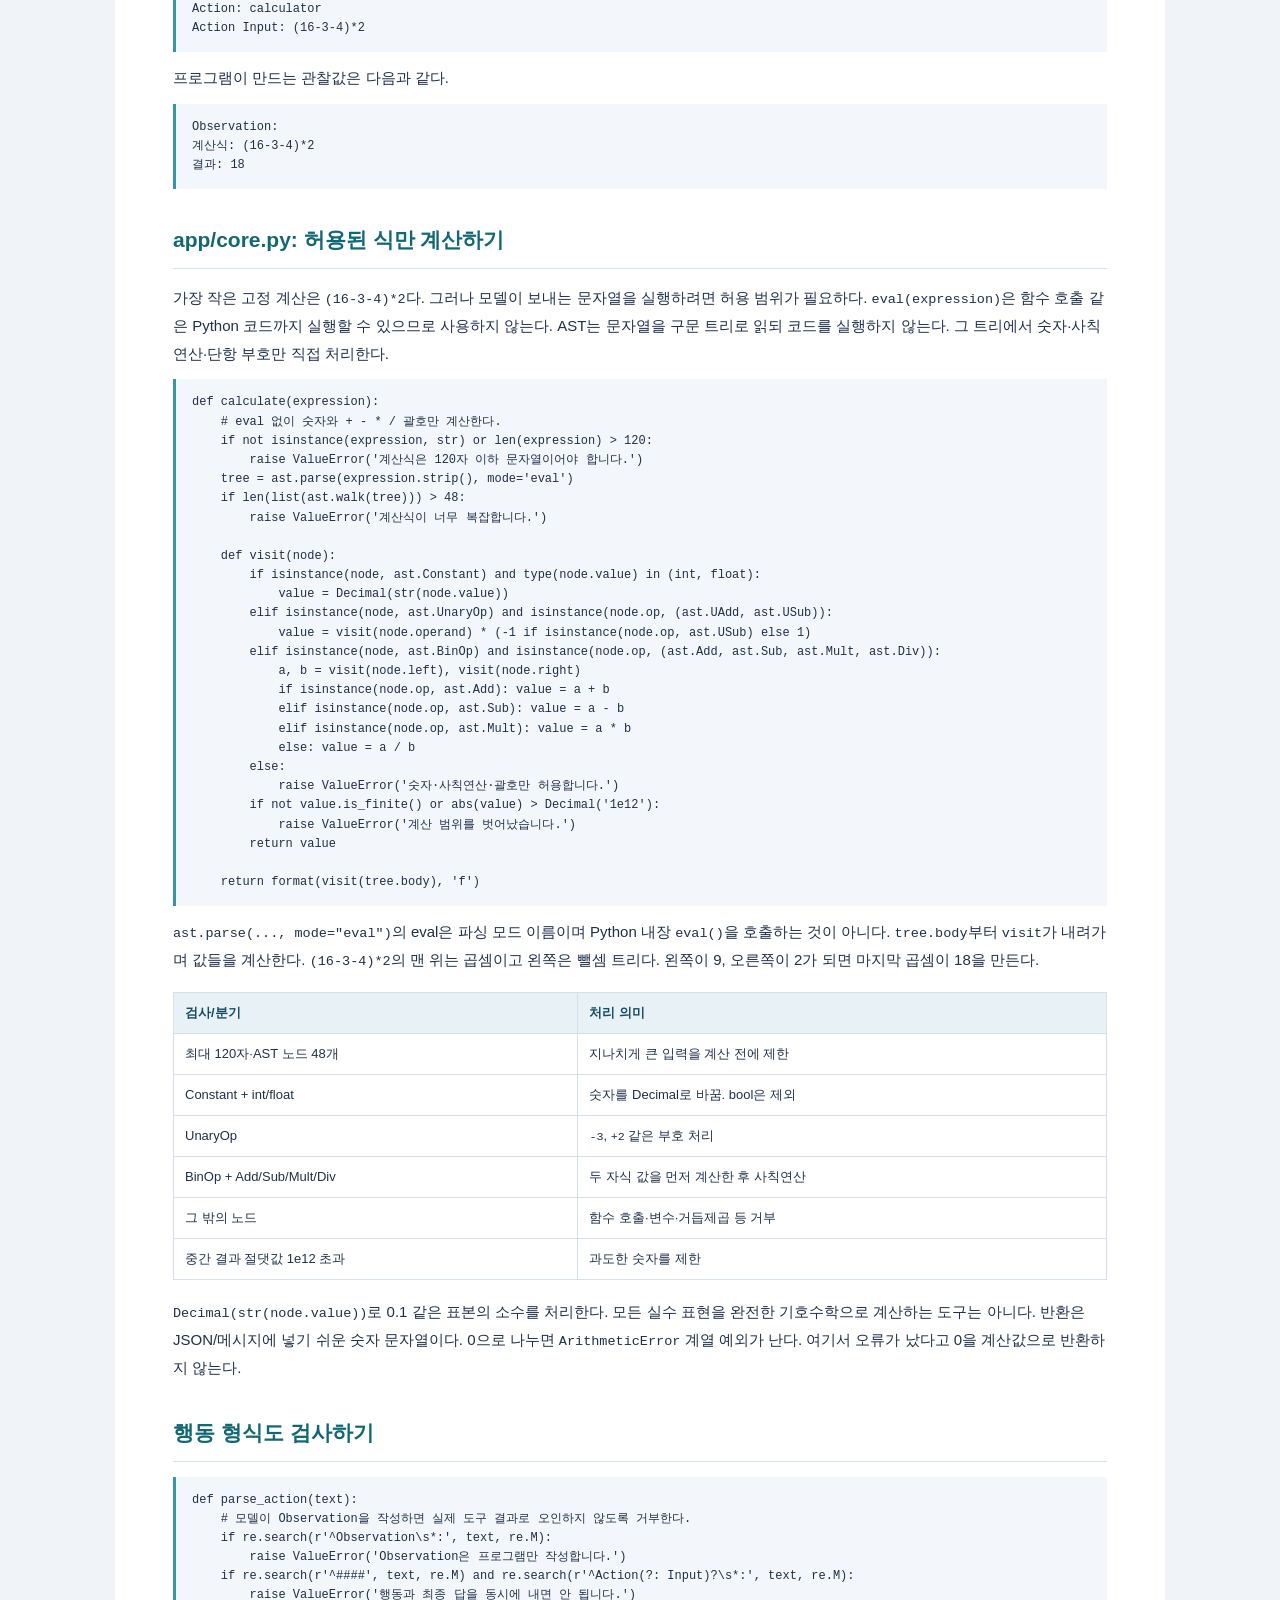
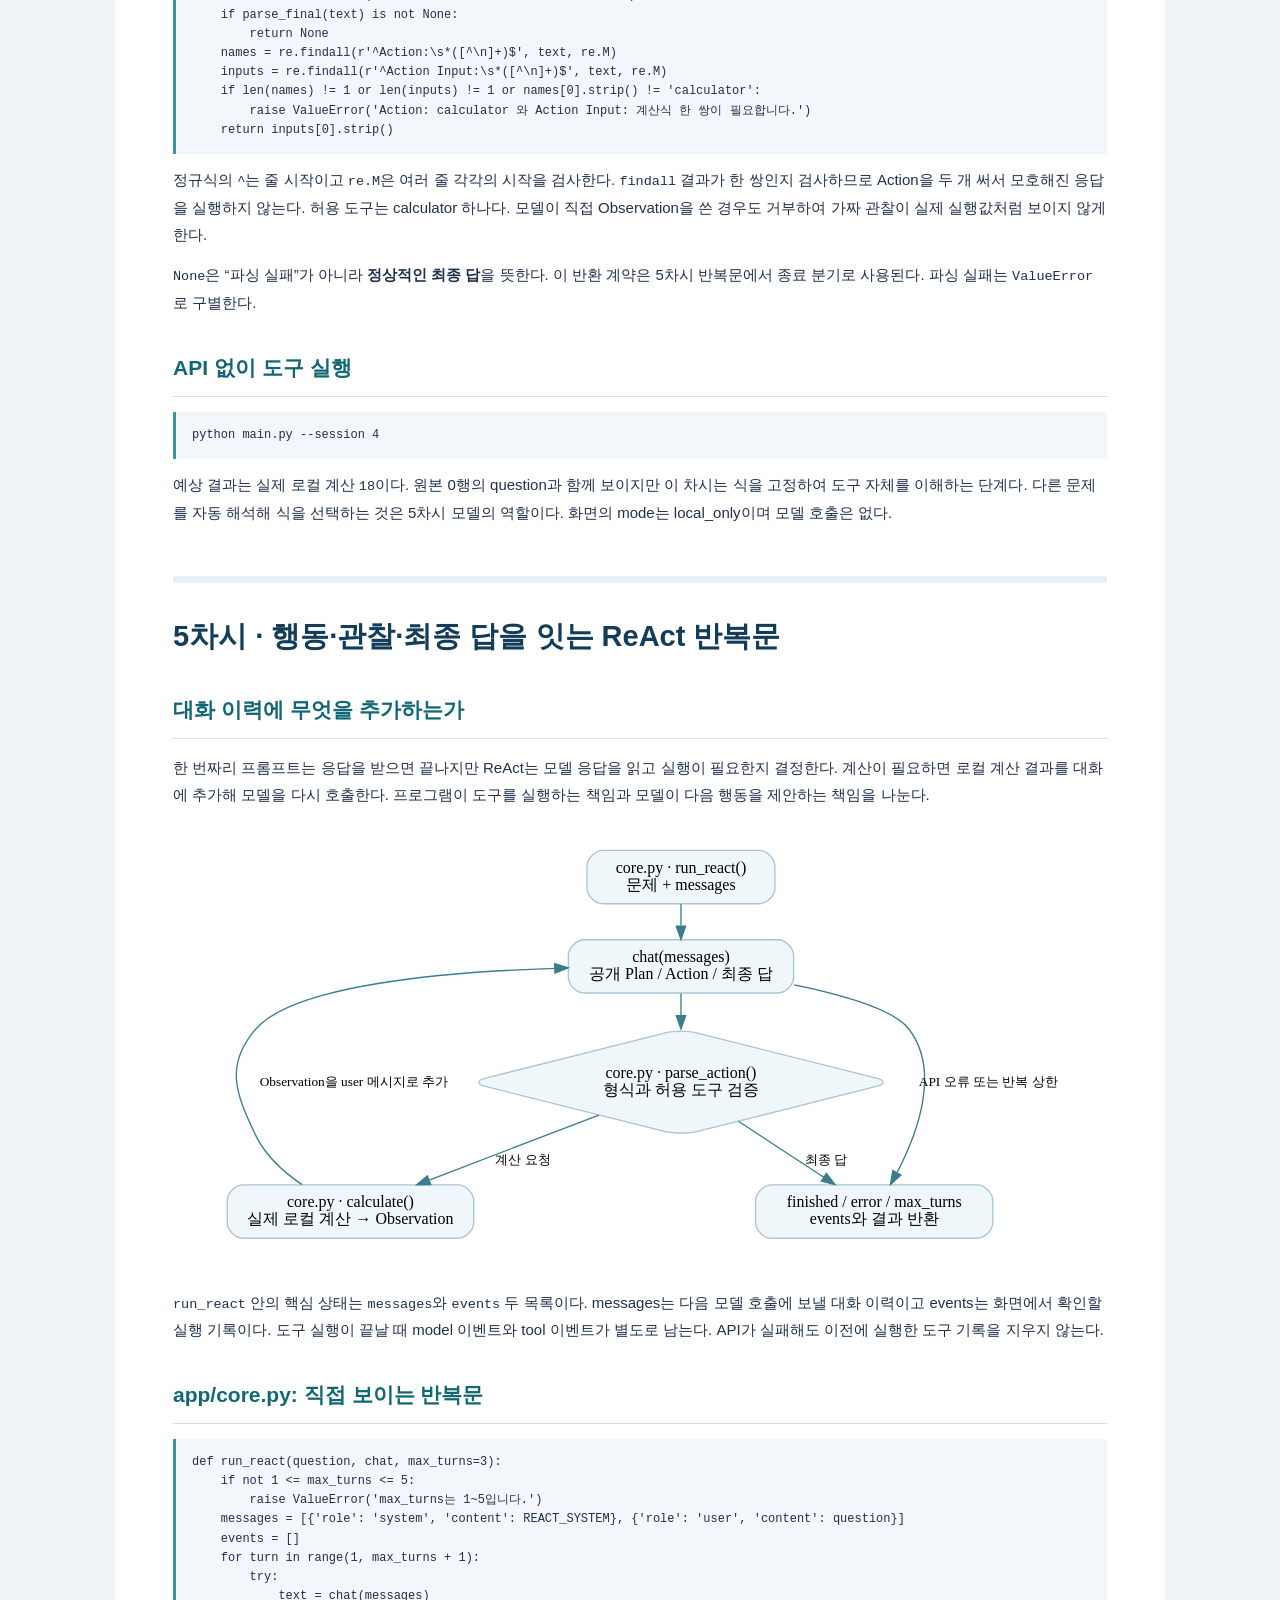
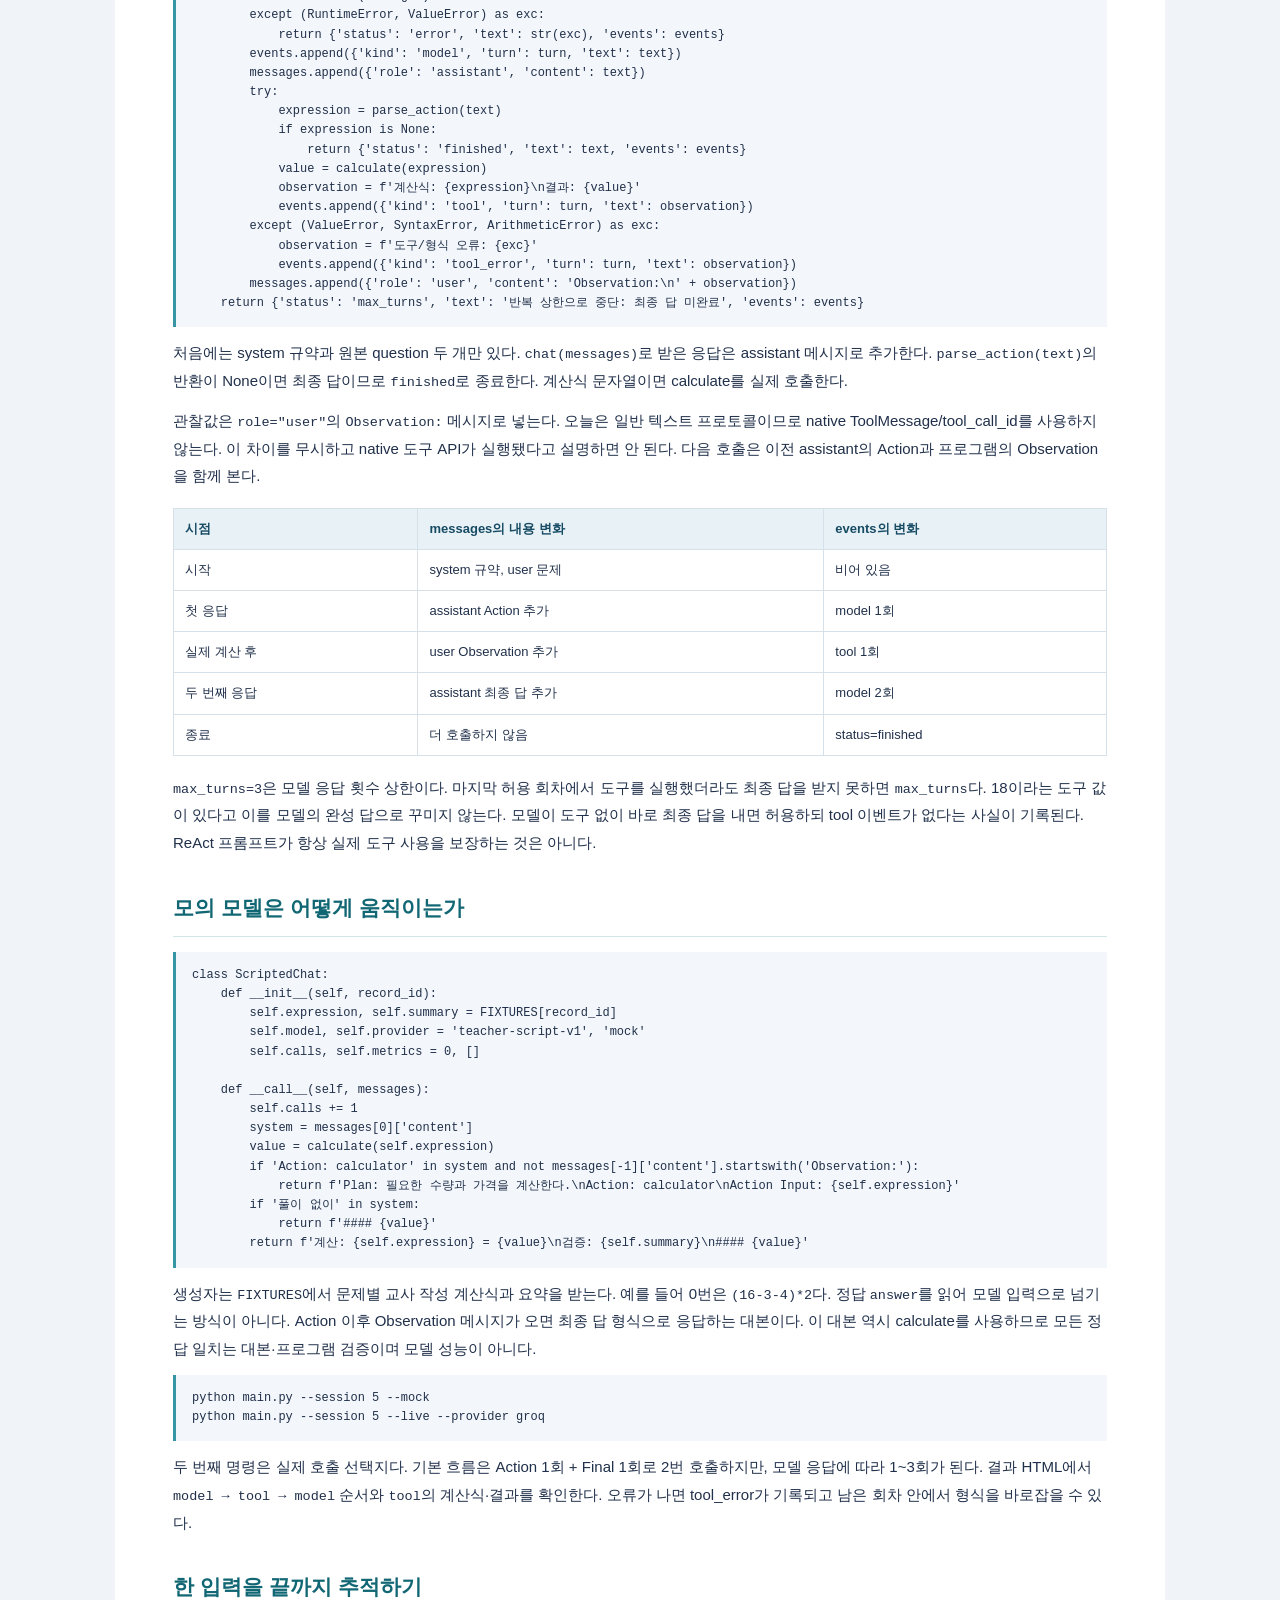
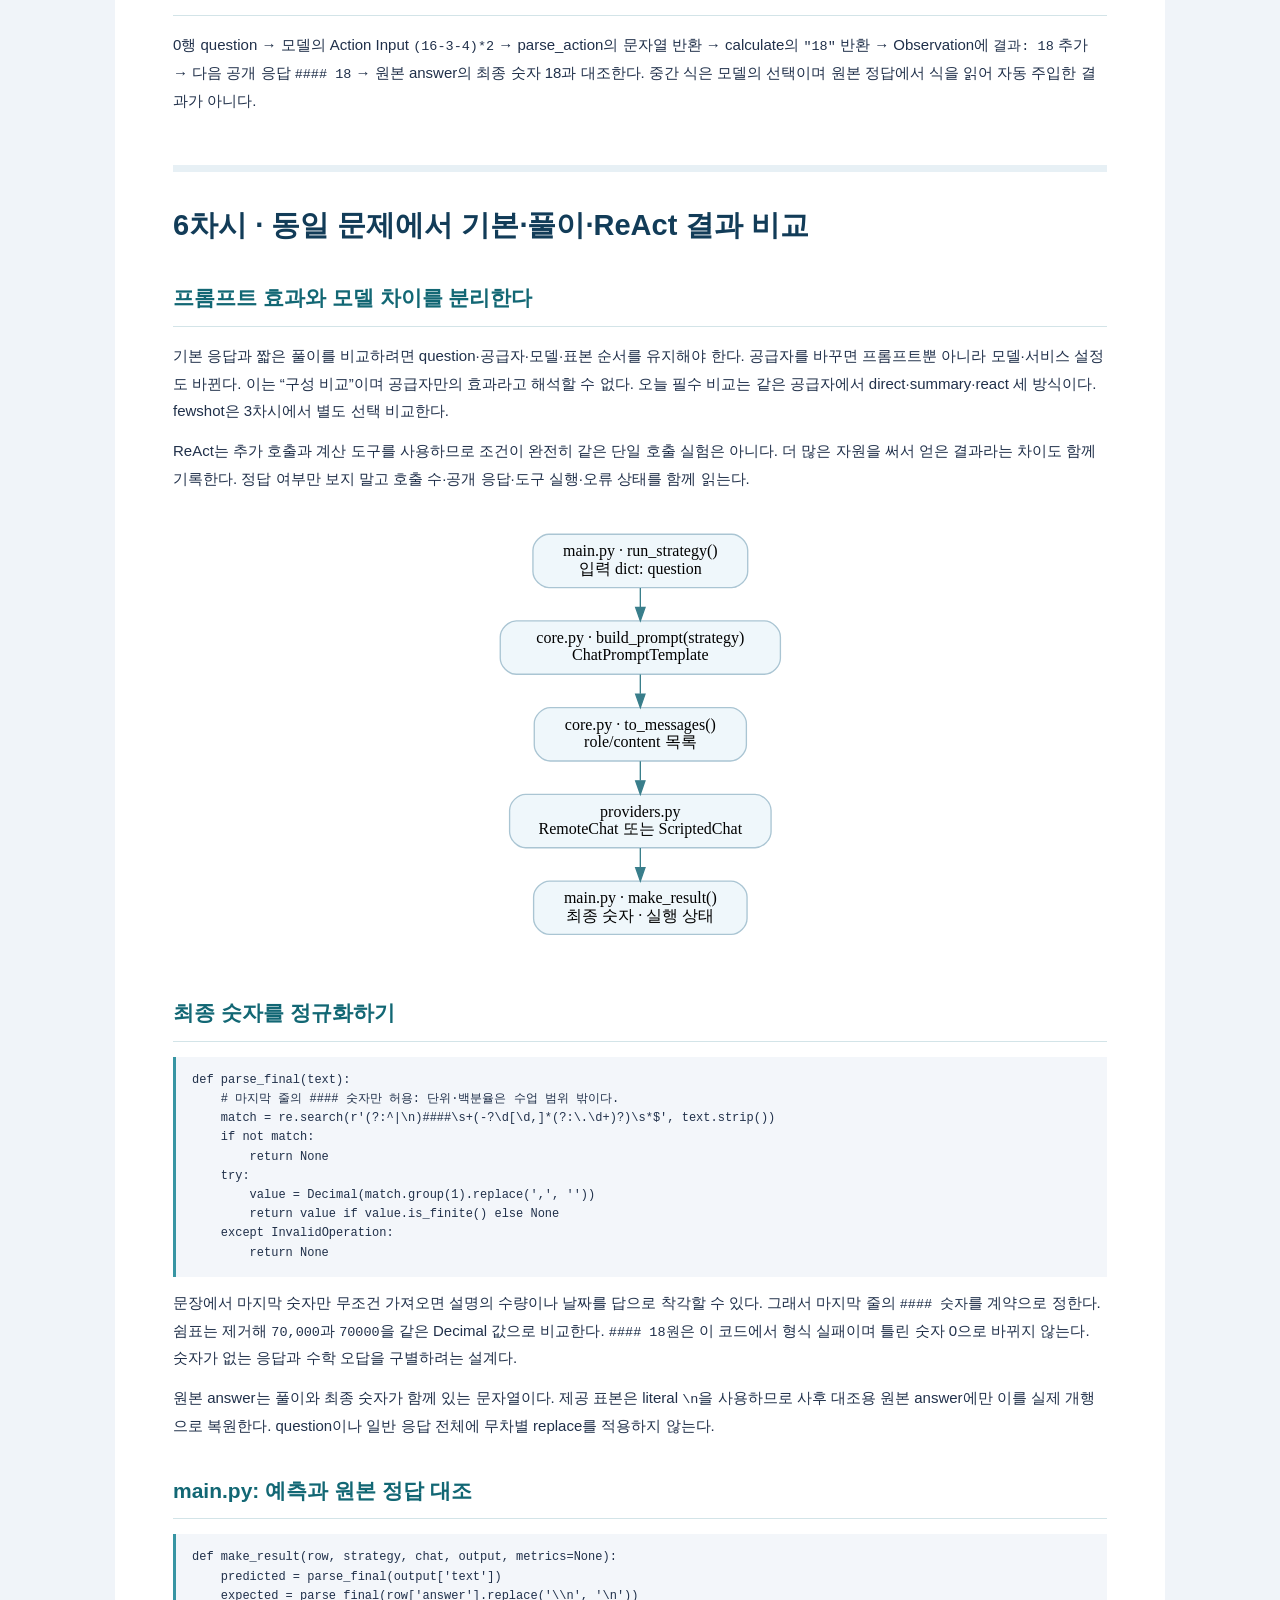
<file: CoT_ReAct_20261118/CoT_ReAct_8Sessions.html>
<!doctype html><html lang="ko"><head><meta charset="utf-8"><title>2026-11-18 CoT·ReAct 8차시</title><style>@font-face{font-family:Course;src:local("Noto Sans CJK KR")}*{box-sizing:border-box}body{margin:0;color:#20304a;background:#f0f4f9;font-family:Course,"Noto Sans CJK KR","Malgun Gothic",sans-serif;font-size:15px;line-height:1.85}main{max-width:1050px;margin:auto;background:white;padding:40px 58px}h1{font-size:29px;line-height:1.5;color:#123c58;margin:0 0 24px}h2{font-size:21px;color:#126774;margin:32px 0 15px;border-bottom:1px solid #d3e4e8;padding-bottom:8px}h3{font-size:18px}p{margin:12px 0}table{width:100%;border-collapse:collapse;font-size:13px;margin:18px 0;line-height:1.7}th{background:#e8f2f6;color:#174b64}td,th{border:1px solid #d5e0e9;padding:9px 11px;text-align:left;vertical-align:top}pre{background:#f3f6fa;border-left:3px solid #3895a3;padding:14px 16px;white-space:pre-wrap;overflow-wrap:anywhere;line-height:1.6;font:12px/1.6 "Noto Sans Mono CJK KR",monospace;tab-size:4}code{font:0.9em "Noto Sans Mono CJK KR",monospace}pre code{font:inherit}img{display:block;max-width:100%;max-height:670px;margin:22px auto}figure{margin:22px 0;text-align:center}svg{max-width:100%;height:auto}a{color:#0d7284;overflow-wrap:anywhere}nav{position:sticky;top:0;background:#123c58;padding:10px 18px;display:flex;gap:17px;justify-content:center;z-index:5}nav a{color:white;text-decoration:none;font-size:13px}.lesson{border-top:7px solid #e7f0f5;padding-top:32px;margin-top:50px}.cover-tag{color:#17818a;font-size:14px;letter-spacing:1px} @page{size:A4;margin:18mm 16mm 19mm} @media print{body{background:white;font-size:10.2pt;line-height:1.65}main{padding:0;max-width:none}nav{display:none}h1{font-size:21pt}h2{font-size:15pt;break-after:avoid}h3{break-after:avoid}p{orphans:3;widows:3}pre{font-size:8.2pt;line-height:1.5;padding:9px 11px;white-space:pre-wrap;overflow:visible;max-height:none}table{font-size:9pt}tr{break-inside:avoid}thead{display:table-header-group}img{max-height:180mm;break-inside:avoid}.lesson{break-before:page;border:0;padding:0;margin:0}a{color:inherit;text-decoration:none}}</style></head><body><nav><a href="#s1">1차시</a><a href="#s2">2차시</a><a href="#s3">3차시</a><a href="#s4">4차시</a><a href="#s5">5차시</a><a href="#s6">6차시</a><a href="#s7">7차시</a><a href="#s8">8차시</a></nav><main><h1>CoT·ReAct 프롬프트 작성 실습</h1>
<p>생성형 AI API의 단계적 처리 관찰</p>
<p><strong>2026년 11월 18일 · U2-02 · 이규영 강사 · 8차시</strong></p>
<p>전날의 ChatPromptTemplate·LCEL을 이용해 같은 수학 문장제를 세 방식으로 처리한다. 정답만 요청하는 방식, 핵심 계산식과 짧은 풀이를 요청하는 방식, 계산 도구의 결과를 받아 다음 행동을 결정하는 ReAct 방식이다. 관찰 대상은 공개 응답, 프로그램이 실행한 계산, 메시지의 변화다. 이를 모델의 비공개 내부 사고를 직접 관찰한 기록으로 부르지 않는다.</p>
<p><strong>수업 데이터 근거:</strong> 사용자가 제공한 캠프 데이터 목록의 <strong>D04 GSM8K</strong>. 원본은 <strong>openai/gsm8k → main 설정 → test 분할 → 0~5번 행</strong>이다. <code>question</code>과 <code>answer</code>를 그대로 보존하고 출처 확인용 필드를 덧붙였다. 원본에는 문제별 ID 필드가 없으므로 <code>gsm8k-main-test-0000</code>처럼 분할·행 번호로 수업용 ID를 만들었다. 이 표본은 6개이며 GSM8K 전체 성능을 측정하는 벤치마크가 아니다.</p>
<p>데이터 출처: https://huggingface.co/datasets/openai/gsm8k/tree/main</p>
<table>
<thead>
<tr>
<th>차시</th>
<th>이번에 작성·관찰할 내용</th>
<th>시간 배분</th>
</tr>
</thead>
<tbody>
<tr>
<td>1</td>
<td>원본 데이터 위치와 question/answer 분리</td>
<td>설명 15분 · 코드 15분 · 실행 20분</td>
</tr>
<tr>
<td>2</td>
<td>기본·간결한 풀이·few-shot 프롬프트</td>
<td>설명 15분 · 코드 20분 · 실행 15분</td>
</tr>
<tr>
<td>3</td>
<td>세 공급자 선택과 LCEL 실제 호출</td>
<td>설명 15분 · 코드 20분 · 실행 15분</td>
</tr>
<tr>
<td>4</td>
<td>ReAct 메시지 규약과 실제 계산기</td>
<td>설명 15분 · 코드 20분 · 실행 15분</td>
</tr>
<tr>
<td>5</td>
<td>Action→실행→Observation 반복</td>
<td>설명 15분 · 코드 20분 · 실행 15분</td>
</tr>
<tr>
<td>6</td>
<td>동일 조건의 기본·풀이·ReAct 비교</td>
<td>설명 10분 · 코드 20분 · 실행 20분</td>
</tr>
<tr>
<td>7</td>
<td>잘못된 행동·계산 실패·반복 중단</td>
<td>설명 10분 · 코드 20분 · 실행 20분</td>
</tr>
<tr>
<td>8</td>
<td>원본 근거가 남는 HTML·PDF와 통합 실행</td>
<td>설명 10분 · 코드 15분 · 실행 25분</td>
</tr>
</tbody>
</table>
<p>차시당 50분, 총 400분은 시간표가 별도로 없을 때의 설계 가정이며 휴식은 별도다. Python 함수·dict/list·예외 처리와 전날 템플릿을 재사용하되 필요한 부분을 다시 설명한다. 내일의 Structured Output·Pydantic, 이후의 native Tool Calling·LangGraph는 선수 조건으로 요구하지 않는다. 오늘은 텍스트 규약을 해석하는 작은 Python 반복문으로 원리를 드러낸다.</p>
<h2>시작 환경</h2>
<p>Python 3.11 이상에서 실행한다. 아래 명령은 ZIP을 푼 <code>CoT_ReAct_20261118</code> 폴더에서 Windows CMD를 사용하는 예다. Python 3.12 환경에서 제작·로컬 검증했다.</p>
<pre><code class="language-bat">py -3.12 -m venv .venv
.venv\Scripts\activate
python -m pip install -r requirements.txt
copy .env.example .env
python main.py --session 1
</code></pre>
<p>PowerShell에서 활성화가 제한되면 <code>.\.venv\Scripts\python.exe main.py --session 1</code>처럼 Python을 직접 실행한다. macOS/Linux는 <code>python3 -m venv .venv</code>, <code>source .venv/bin/activate</code> 후 같은 <code>python</code> 명령을 사용한다.</p>
<p><code>app</code>은 ZIP에 포함된 자체 패키지다. <code>pip install app</code>을 실행하지 않는다. <code>main.py</code>가 있는 루트에서 실행하면 <code>app/core.py</code>, <code>app/providers.py</code>, <code>app/report.py</code>를 가져온다. 설치 대상은 <code>langchain-core</code>와 <code>python-dotenv</code> 두 직접 의존성이다. 세 공급자의 HTTP 요청은 Python 표준 라이브러리로 작성하여 선택하지 않은 SDK까지 설치하지 않는다.</p>
<p>실제 API를 쓸 때는 <code>.env</code>에서 선택한 공급자의 키와 모델 ID만 채운다. Gemini는 <code>models/</code> 접두어 없이 모델 코드만 사용한다. 모델 ID는 제공 계정의 모델 목록에서 사용 가능한 채팅/텍스트 모델을 선택한다. 예제에 모델 이름을 고정해 계정 권한을 가정하지 않는다.</p>
<pre><code class="language-dotenv">LLM_PROVIDER=groq
GROQ_API_KEY=여기에_발급받은_키
GROQ_MODEL=계정에서_사용가능한_모델_ID
</code></pre>
<p><code>gemini</code>이면 <code>GEMINI_API_KEY</code>, <code>GEMINI_MODEL</code>, <code>openai</code>이면 <code>OPENAI_API_KEY</code>, <code>OPENAI_MODEL</code>을 채운다. 키는 결과 파일과 화면에 넣지 않는다. OpenAI는 유료 호출 경로다. Groq·Gemini도 선택한 계정/프로젝트와 모델에서 무료인지 확인한다. Gemini 구독 여부만으로 API 무료 사용을 판단하지 않는다. 공급자 실패 시 자동 전환이나 자동 재시도는 하지 않는다.</p>
<p>기본 실행과 <code>--mock</code>은 <strong>교사 작성 대본 모델</strong>을 사용한다. 계산기는 실제로 동작하지만 모델 품질을 실험하는 실행은 아니다. <code>--live</code>를 붙여야 외부 API를 호출한다. 제작 시 실제 API 키를 사용한 원격 실행은 수행하지 않았으며, 세 공급자의 요청/응답 변환은 모의 HTTP로 검증했다.</p><section class="lesson" id="s1"><h1>1차시 · 데이터 원본과 모델 입력을 구분하기</h1>
<h2>같은 문제를 비교하려면 먼저 입력을 고정한다</h2>
<p>쇼핑몰의 매출이나 재고 수량을 설명하는 서비스에서도 수량을 잘못 해석하면 계산이 맞아도 업무 답은 틀릴 수 있다. 오늘은 문제와 수치 정답이 함께 있는 GSM8K로 입력 해석·계산·결과 대조를 분리한다. 원본은 영어 문장제다. 한국어 풀이를 요청하더라도 숫자·질문 원문을 바꾸지 않아 같은 문제를 비교할 수 있게 한다.</p>
<p>예를 들어 원본 0번 행은 하루 16개 달걀 중 아침 식사에 3개, 머핀에 4개를 쓰고 나머지를 개당 2달러에 판매하는 문제다. 수업용 한국어 요약이며 원문 번역 필드를 새 원본으로 만들지 않는다. 남은 수량은 <code>16-3-4=9</code>, 매출은 <code>9*2=18</code>이다. 16개 전체에 2달러를 곱하면 계산식의 문법은 맞아도 문제 해석이 틀린다.</p>
<table>
<thead>
<tr>
<th>원본 위치</th>
<th>수업용 ID</th>
<th>확인할 수량 관계</th>
<th>원본 최종 답</th>
</tr>
</thead>
<tbody>
<tr>
<td>main/test 0행</td>
<td>gsm8k-main-test-0000</td>
<td>남은 달걀 수 × 단가</td>
<td>18</td>
</tr>
<tr>
<td>main/test 1행</td>
<td>gsm8k-main-test-0001</td>
<td>파란 천 + 그 절반의 흰 천</td>
<td>3</td>
</tr>
<tr>
<td>main/test 2행</td>
<td>gsm8k-main-test-0002</td>
<td>가치 증가 후 매각가 − 전체 비용</td>
<td>70000</td>
</tr>
<tr>
<td>main/test 3행</td>
<td>gsm8k-main-test-0003</td>
<td>주당 횟수 × 회당 거리</td>
<td>540</td>
</tr>
<tr>
<td>main/test 4행</td>
<td>gsm8k-main-test-0004</td>
<td>하루 필요량 − 이미 준 양</td>
<td>20</td>
</tr>
<tr>
<td>main/test 5행</td>
<td>gsm8k-main-test-0005</td>
<td>정가 수량 + 할인 수량의 금액</td>
<td>64</td>
</tr>
</tbody>
</table>
<p>행 번호는 0부터 센다. 파일의 여섯 항목은 원본 <code>main/test</code>의 처음 여섯 행이며 난이도 대표 표집이 아니다. 제공 목록의 다른 데이터나 임의 쇼핑몰 JSON을 사용한 것이 아니다.</p>
<h2>작성 파일: app/core.py의 로더</h2>
<p><code>Path(__file__).resolve().parents[1]</code>은 <code>app/core.py</code>의 상위 프로젝트 폴더를 찾는다. 데이터 경로를 이 폴더에 붙여 실행 위치 때문에 엉뚱한 파일을 읽는 문제를 줄인다. 파일 내용은 JSON 문자열이며 <code>json.loads</code>가 이를 <code>list[dict]</code>로 바꾼다.</p>
<pre><code class="language-python">def load_records():
    records = json.loads((ROOT / 'data/gsm8k_sample.json').read_text(encoding='utf-8'))
    if not records:
        raise ValueError('데이터가 비어 있습니다.')
    for row in records:
        if not all(isinstance(row.get(k), str) and row[k] for k in ('id', 'question', 'answer')):
            raise ValueError('id/question/answer 문자열이 필요합니다.')
    return records
</code></pre>
<p><code>records[0]</code>은 첫 문제의 dict다. <code>records[0]["question"]</code>은 모델에 보낼 문자열이고 <code>records[0]["answer"]</code>는 실행 후 대조할 정답 설명이다. 로더는 필수 문자열이 있는지만 확인한다. 단위가 맞는지나 수학적으로 올바른지까지 자동 검증하는 함수는 아니다. 빈 배열과 필수 필드 누락은 <code>ValueError</code>로 일찍 알린다.</p>
<p>정답이 모델 입력에 섞이면 “문제를 풀었는가” 대신 “제공 정답을 복사했는가”를 비교하게 된다. 그래서 이후 모든 호출은 전체 row 대신 <code>row["question"]</code>만 넘긴다. 결과 저장 단계에서만 row를 다시 붙인다.</p>
<p><figure><svg width="328pt" height="353pt"
 viewBox="0.00 0.00 328.30 352.80" xmlns="http://www.w3.org/2000/svg" xmlns:xlink="http://www.w3.org/1999/xlink">
<g id="graph0" class="graph" transform="scale(1 1) rotate(0) translate(14.4 338.4)">
<title>G</title>
<!-- a -->
<g id="node1" class="node">
<title>a</title>
<path fill="#eff7fb" stroke="#aac5d3" d="M241,-324C241,-324 68,-324 68,-324 62,-324 56,-318 56,-312 56,-312 56,-296 56,-296 56,-290 62,-284 68,-284 68,-284 241,-284 241,-284 247,-284 253,-290 253,-296 253,-296 253,-312 253,-312 253,-318 247,-324 241,-324"/>
<text text-anchor="middle" x="154.5" y="-307.4" font-family="Noto Sans CJK KR" font-size="12.00">data/gsm8k_sample.json</text>
<text text-anchor="middle" x="154.5" y="-294.4" font-family="Noto Sans CJK KR" font-size="12.00">D04 · main/test · 원본 0~5번 행</text>
</g>
<!-- b -->
<g id="node2" class="node">
<title>b</title>
<path fill="#eff7fb" stroke="#aac5d3" d="M235.5,-257C235.5,-257 73.5,-257 73.5,-257 67.5,-257 61.5,-251 61.5,-245 61.5,-245 61.5,-229 61.5,-229 61.5,-223 67.5,-217 73.5,-217 73.5,-217 235.5,-217 235.5,-217 241.5,-217 247.5,-223 247.5,-229 247.5,-229 247.5,-245 247.5,-245 247.5,-251 241.5,-257 235.5,-257"/>
<text text-anchor="middle" x="154.5" y="-240.4" font-family="Noto Sans CJK KR" font-size="12.00">app/core.py · load_records()</text>
<text text-anchor="middle" x="154.5" y="-227.4" font-family="Noto Sans CJK KR" font-size="12.00">question / answer 분리</text>
</g>
<!-- a&#45;&gt;b -->
<g id="edge1" class="edge">
<title>a&#45;&gt;b</title>
<path fill="none" stroke="#397e8b" d="M154.5,-283.85C154.5,-278.74 154.5,-273.09 154.5,-267.56"/>
<polygon fill="#397e8b" stroke="#397e8b" points="158,-267.24 154.5,-257.24 151,-267.24 158,-267.24"/>
</g>
<!-- c -->
<g id="node3" class="node">
<title>c</title>
<path fill="#eff7fb" stroke="#aac5d3" d="M162,-180C162,-180 27,-180 27,-180 21,-180 15,-174 15,-168 15,-168 15,-152 15,-152 15,-146 21,-140 27,-140 27,-140 162,-140 162,-140 168,-140 174,-146 174,-152 174,-152 174,-168 174,-168 174,-174 168,-180 162,-180"/>
<text text-anchor="middle" x="94.5" y="-163.4" font-family="Noto Sans CJK KR" font-size="12.00">build_prompt().invoke()</text>
<text text-anchor="middle" x="94.5" y="-150.4" font-family="Noto Sans CJK KR" font-size="12.00">question만 입력</text>
</g>
<!-- b&#45;&gt;c -->
<g id="edge2" class="edge">
<title>b&#45;&gt;c</title>
<path fill="none" stroke="#397e8b" d="M139.05,-216.69C132.12,-208.02 123.83,-197.66 116.28,-188.23"/>
<polygon fill="#397e8b" stroke="#397e8b" points="118.88,-185.87 109.9,-180.25 113.41,-190.24 118.88,-185.87"/>
<text text-anchor="middle" x="149" y="-196" font-family="Noto Sans CJK KR" font-size="10.00">question</text>
</g>
<!-- e -->
<g id="node5" class="node">
<title>e</title>
<path fill="#eff7fb" stroke="#aac5d3" d="M218.5,-40C218.5,-40 82.5,-40 82.5,-40 76.5,-40 70.5,-34 70.5,-28 70.5,-28 70.5,-12 70.5,-12 70.5,-6 76.5,0 82.5,0 82.5,0 218.5,0 218.5,0 224.5,0 230.5,-6 230.5,-12 230.5,-12 230.5,-28 230.5,-28 230.5,-34 224.5,-40 218.5,-40"/>
<text text-anchor="middle" x="150.5" y="-23.4" font-family="Noto Sans CJK KR" font-size="12.00">main.py · make_result()</text>
<text text-anchor="middle" x="150.5" y="-10.4" font-family="Noto Sans CJK KR" font-size="12.00">실행 후 answer와 대조</text>
</g>
<!-- b&#45;&gt;e -->
<g id="edge5" class="edge">
<title>b&#45;&gt;e</title>
<path fill="none" stroke="#397e8b" d="M169.16,-216.99C176.09,-206.67 183.5,-193.33 186.5,-180 197.53,-131 204.19,-114.37 187.5,-67 185.17,-60.38 181.43,-54 177.21,-48.22"/>
<polygon fill="#397e8b" stroke="#397e8b" points="179.77,-45.82 170.79,-40.21 174.31,-50.2 179.77,-45.82"/>
<text text-anchor="middle" x="248.5" y="-119" font-family="Noto Sans CJK KR" font-size="10.00">answer는 사후 대조에만</text>
</g>
<!-- d -->
<g id="node4" class="node">
<title>d</title>
<path fill="#eff7fb" stroke="#aac5d3" d="M163,-103C163,-103 12,-103 12,-103 6,-103 0,-97 0,-91 0,-91 0,-79 0,-79 0,-73 6,-67 12,-67 12,-67 163,-67 163,-67 169,-67 175,-73 175,-79 175,-79 175,-91 175,-91 175,-97 169,-103 163,-103"/>
<text text-anchor="middle" x="87.5" y="-81.9" font-family="Noto Sans CJK KR" font-size="12.00">공개 응답 또는 실제 계산 결과</text>
</g>
<!-- c&#45;&gt;d -->
<g id="edge3" class="edge">
<title>c&#45;&gt;d</title>
<path fill="none" stroke="#397e8b" d="M92.66,-139.82C91.89,-131.77 90.98,-122.26 90.14,-113.49"/>
<polygon fill="#397e8b" stroke="#397e8b" points="93.6,-112.93 89.16,-103.31 86.63,-113.59 93.6,-112.93"/>
</g>
<!-- d&#45;&gt;e -->
<g id="edge4" class="edge">
<title>d&#45;&gt;e</title>
<path fill="none" stroke="#397e8b" d="M104.72,-66.78C110.58,-60.92 117.28,-54.22 123.72,-47.78"/>
<polygon fill="#397e8b" stroke="#397e8b" points="126.49,-49.96 131.08,-40.42 121.54,-45.01 126.49,-49.96"/>
</g>
</g>
</svg>
</figure></p>
<p>그림의 두 경로를 구분한다. question은 프롬프트를 거쳐 응답으로 이동하고, answer는 모델 호출을 건너뛰어 최종 대조 단계로 간다. <code>data/provenance.json</code>은 제공 데이터 ID·분할·행 번호·원본 필드·수업용 ID 생성 규칙을 담는다.</p>
<h2>실행하고 원본 위치 확인</h2>
<pre><code class="language-bash">python main.py --session 1
</code></pre>
<p>터미널에 결과 HTML 경로가 나온다. 브라우저로 열면 원본 위치와 문제 원문이 표시된다. 상태는 <code>local_only</code>, 공급자와 모델은 <code>none</code>이다. API 호출은 발생하지 않는다. <code>--id gsm8k-main-test-0003</code>을 붙이면 같은 표본 안에서 선택 문제를 바꾼다.</p>
<p><code>FileNotFoundError</code>가 나면 ZIP의 <code>data/gsm8k_sample.json</code>이 빠지지 않았는지 확인한다. 표본에 없는 ID는 명령행 오류로 종료한다. 결과 화면에 데이터 위치·행 번호·원문이 함께 보이는 부분을 캡처할 수 있다. 다음 차시에는 같은 question을 세 종류의 프롬프트에 넣는다.</p></section><section class="lesson" id="s2"><h1>2차시 · CoT의 원리와 짧은 풀이 프롬프트 작성</h1>
<h2>설명이 길다고 계산이 정확해지는 것은 아니다</h2>
<p>CoT는 중간 계산이나 문제 분해의 예시를 프롬프트에 넣어 다단계 문제 해결을 유도하는 접근이다. few-shot CoT에서는 비슷한 문제의 계산 근거와 답을 함께 보여준다. zero-shot 방식에서는 예시 없이 풀이 구조를 요청한다. 오늘은 이 차이를 “정답만”, “핵심 계산과 짧은 검증”, “교사 작성 계산 예시 포함”으로 구현한다.</p>
<p>모델이 출력한 풀이는 사용자를 위한 설명이다. 설명이 실제 내부 계산을 충실하게 반영한다고 보장할 수 없고, 현대 추론 모델은 별도 지시 없이도 내부 추론을 사용할 수 있다. 그러므로 비공개 사고 전문 대신 계산식·단위·짧은 검증 요약·최종 숫자를 요청하고, 맞는지는 별도로 확인한다. 어떤 모델에서든 CoT가 반드시 더 좋아진다는 결론도 내리지 않는다.</p>
<table>
<thead>
<tr>
<th>전략 값</th>
<th>요청할 출력</th>
<th>비교할 점</th>
</tr>
</thead>
<tbody>
<tr>
<td>direct</td>
<td>마지막 답 한 줄</td>
<td>간결하지만 틀린 이유를 화면만으로 알기 어려움</td>
</tr>
<tr>
<td>summary</td>
<td>계산식 1~3개와 검증 요약</td>
<td>수량 관계를 설명하지만 계산 정확성을 보장하지 않음</td>
</tr>
<tr>
<td>fewshot</td>
<td>다른 예시의 형식을 참고한 짧은 풀이</td>
<td>예시가 길이·문체·풀이 구조를 동시에 바꿀 수 있음</td>
</tr>
</tbody>
</table>
<h2>작성 파일: 프롬프트와 메시지 변환</h2>
<pre><code class="language-python">def build_prompt(strategy):
    common = ('수학 문장제에 답하세요. 비공개 내부 사고를 요구하지 않습니다. '
              '사용자에게 필요한 계산식과 짧은 검증 요약만 보여주세요. '
              '최종 숫자는 마지막 줄에 #### 숫자 형식으로 쓰세요.')
    instructions = {
        'direct': '풀이 없이 마지막 답 한 줄만 쓰세요.',
        'summary': '문제의 수량과 단위를 확인하고 핵심 계산식 1~3개 및 한국어 검증 요약을 쓰세요.',
        'fewshot': ('아래 예시처럼 짧은 계산 근거와 답을 쓰세요. 예시는 교사 작성입니다.\n'
                    '예: 14개 중 4개를 쓰고 나머지를 3원씩 팔았다.\n'
                    '계산: (14-4)*3=30\n검증: 남은 10개에 개당 가격을 곱했다.\n#### 30'),
    }
    if strategy not in instructions:
        raise ValueError('알 수 없는 프롬프트 전략')
    return ChatPromptTemplate.from_messages([
        ('system', common + '\n' + instructions[strategy]), ('user', '{question}')
    ])
</code></pre>
<p>공통 지시문은 system 역할에, 원본 문제는 user 역할의 <code>{question}</code>에 둔다. <code>strategy</code>는 프롬프트를 고르는 Python 값이며 모델이 결정하지 않는다. <code>instructions</code> dict에서 선택한 문자열만 system에 붙인다. few-shot 예시는 교사가 별도로 만든 문제이므로 이번 비교 문제의 정답을 미리 넣지 않는다.</p>
<p><code>ChatPromptTemplate.from_messages</code>는 아직 모델을 호출하지 않는다. <code>.invoke({"question": ...})</code>도 이 객체에서는 변수 채우기만 한다. 같은 이름의 invoke라도 호출 대상이 프롬프트인지 전체 체인인지에 따라 실행 범위가 다르다.</p>
<pre><code class="language-python">def to_messages(prompt_value):
    return [{'role': 'assistant' if m.type == 'ai' else 'user' if m.type == 'human' else m.type,
             'content': m.content} for m in prompt_value.to_messages()]
</code></pre>
<p>템플릿 결과의 메시지는 LangChain 객체다. HTTP API에 보내기 위해 <code>role</code>·<code>content</code> dict의 목록으로 바꾼다. <code>human</code>은 <code>user</code>, <code>ai</code>는 <code>assistant</code>로 바꾸며 <code>system</code>은 그대로 둔다. 반환형은 JSON으로 직렬화 가능한 <code>list[dict]</code>다. 모든 role을 user로 바꾸면 system 지시와 대화 이력을 잃는다.</p>
<h2>모델 없이 렌더링 결과 비교</h2>
<pre><code class="language-bash">python main.py --session 2
</code></pre>
<p>화면에는 각 전략의 system·user 메시지가 실제 줄바꿈으로 표시된다. 같은 원본 문제가 세 번 나타나고 <code>answer</code>의 정답 설명 전체는 프롬프트에 없다. 교사 예시의 <code>#### 30</code>은 예시 답이며 대상 문제의 정답 필드를 넘긴 것이 아니다. 대상 문제에도 같은 수식을 기계적으로 적용하지 않도록 수량 관계를 읽는다.</p>
<p>변수명을 <code>{questions}</code>로 바꾸고 입력 dict는 <code>question</code>으로 유지하면 <code>KeyError</code>가 난다. 이는 API 장애가 아니라 템플릿 입력 이름 불일치다. 키를 일치시키면 해결된다. 전략 문구를 바꾼 뒤에는 2차시를 다시 실행해 실제 메시지에서 바뀐 부분을 확인한다.</p>
<p>다음 차시는 이 메시지를 실제 API 또는 모의 모델에 연결한다. 이때부터 체인 전체의 invoke는 모델 호출까지 진행한다.</p></section><section class="lesson" id="s3"><h1>3차시 · 비용을 고려한 세 공급자 호출과 LCEL 연결</h1>
<h2>같은 계약으로 보내고 공급자별 형식만 바꾼다</h2>
<p>전날 LCEL의 <code>|</code>는 앞 단계 결과를 다음 단계 입력으로 넘겼다. 오늘은 <code>ChatPromptTemplate → 메시지 목록 변환 → 채팅 호출</code>로 연결한다. 공급자는 OpenAI·Groq·Gemini 중 하나를 선택하며 세 곳에 동시에 전송하지 않는다. 일반 텍스트 대화만 공통 계약으로 잡고 공급자 고유의 native tool/strict schema를 공통 지원한다고 가정하지 않는다.</p>
<p>반복은 현재 계정에서 무료 사용이 확인된 Groq 또는 Gemini를 우선한다. OpenAI는 유료 비교·기능 확인에 소수 호출로 선택한다. Gemini도 무료/유료 프로젝트와 모델에 따라 다르다. 화면에 키를 출력하지 않고, 실패한다고 다른 유료 API로 자동 전환하지 않는다.</p>
<p><figure><svg width="570pt" height="219pt"
 viewBox="0.00 0.00 569.80 218.80" xmlns="http://www.w3.org/2000/svg" xmlns:xlink="http://www.w3.org/1999/xlink">
<g id="graph0" class="graph" transform="scale(1 1) rotate(0) translate(14.4 204.4)">
<title>G</title>
<!-- a -->
<g id="node1" class="node">
<title>a</title>
<path fill="#eff7fb" stroke="#aac5d3" d="M478.5,-190C478.5,-190 340.5,-190 340.5,-190 334.5,-190 328.5,-184 328.5,-178 328.5,-178 328.5,-166 328.5,-166 328.5,-160 334.5,-154 340.5,-154 340.5,-154 478.5,-154 478.5,-154 484.5,-154 490.5,-160 490.5,-166 490.5,-166 490.5,-178 490.5,-178 490.5,-184 484.5,-190 478.5,-190"/>
<text text-anchor="middle" x="409.5" y="-168.9" font-family="Noto Sans CJK KR" font-size="12.00">main.py · &#45;&#45;live / &#45;&#45;mock</text>
</g>
<!-- b -->
<g id="node2" class="node">
<title>b</title>
<path fill="#eff7fb" stroke="#aac5d3" d="M341,-117C341,-117 208,-117 208,-117 202,-117 196,-111 196,-105 196,-105 196,-89 196,-89 196,-83 202,-77 208,-77 208,-77 341,-77 341,-77 347,-77 353,-83 353,-89 353,-89 353,-105 353,-105 353,-111 347,-117 341,-117"/>
<text text-anchor="middle" x="274.5" y="-100.4" font-family="Noto Sans CJK KR" font-size="12.00">RemoteChat(provider)</text>
<text text-anchor="middle" x="274.5" y="-87.4" font-family="Noto Sans CJK KR" font-size="12.00">키 · 모델 · 요청 예산 확인</text>
</g>
<!-- a&#45;&gt;b -->
<g id="edge1" class="edge">
<title>a&#45;&gt;b</title>
<path fill="none" stroke="#397e8b" d="M377.85,-153.88C360.22,-144.35 338,-132.34 318.68,-121.89"/>
<polygon fill="#397e8b" stroke="#397e8b" points="320.21,-118.74 309.75,-117.06 316.88,-124.9 320.21,-118.74"/>
<text text-anchor="middle" x="363" y="-133" font-family="Noto Sans CJK KR" font-size="10.00">&#45;&#45;live</text>
</g>
<!-- f -->
<g id="node6" class="node">
<title>f</title>
<path fill="#eff7fb" stroke="#aac5d3" d="M521,-117C521,-117 390,-117 390,-117 384,-117 378,-111 378,-105 378,-105 378,-89 378,-89 378,-83 384,-77 390,-77 390,-77 521,-77 521,-77 527,-77 533,-83 533,-89 533,-89 533,-105 533,-105 533,-111 527,-117 521,-117"/>
<text text-anchor="middle" x="455.5" y="-100.4" font-family="Noto Sans CJK KR" font-size="12.00">ScriptedChat</text>
<text text-anchor="middle" x="455.5" y="-87.4" font-family="Noto Sans CJK KR" font-size="12.00">교사 대본 · API 호출 없음</text>
</g>
<!-- a&#45;&gt;f -->
<g id="edge2" class="edge">
<title>a&#45;&gt;f</title>
<path fill="none" stroke="#397e8b" d="M420.4,-153.7C425.64,-145.39 432.04,-135.23 437.94,-125.87"/>
<polygon fill="#397e8b" stroke="#397e8b" points="441.01,-127.56 443.38,-117.23 435.09,-123.83 441.01,-127.56"/>
<text text-anchor="middle" x="476" y="-133" font-family="Noto Sans CJK KR" font-size="10.00">&#45;&#45;mock 또는 미지정</text>
</g>
<!-- c -->
<g id="node3" class="node">
<title>c</title>
<path fill="#eff7fb" stroke="#aac5d3" d="M159,-40C159,-40 12,-40 12,-40 6,-40 0,-34 0,-28 0,-28 0,-12 0,-12 0,-6 6,0 12,0 12,0 159,0 159,0 165,0 171,-6 171,-12 171,-12 171,-28 171,-28 171,-34 165,-40 159,-40"/>
<text text-anchor="middle" x="85.5" y="-23.4" font-family="Noto Sans CJK KR" font-size="12.00">OpenAI Chat Completions</text>
<text text-anchor="middle" x="85.5" y="-10.4" font-family="Noto Sans CJK KR" font-size="12.00">유료 호출 경로</text>
</g>
<!-- b&#45;&gt;c -->
<g id="edge3" class="edge">
<title>b&#45;&gt;c</title>
<path fill="none" stroke="#397e8b" d="M226.32,-76.88C200.99,-66.83 169.77,-54.44 143.17,-43.88"/>
<polygon fill="#397e8b" stroke="#397e8b" points="144.18,-40.52 133.59,-40.08 141.6,-47.03 144.18,-40.52"/>
<text text-anchor="middle" x="218" y="-56" font-family="Noto Sans CJK KR" font-size="10.00">openai 선택</text>
</g>
<!-- d -->
<g id="node4" class="node">
<title>d</title>
<path fill="#eff7fb" stroke="#aac5d3" d="M341,-40C341,-40 208,-40 208,-40 202,-40 196,-34 196,-28 196,-28 196,-12 196,-12 196,-6 202,0 208,0 208,0 341,0 341,0 347,0 353,-6 353,-12 353,-12 353,-28 353,-28 353,-34 347,-40 341,-40"/>
<text text-anchor="middle" x="274.5" y="-23.4" font-family="Noto Sans CJK KR" font-size="12.00">Groq Chat Completions</text>
<text text-anchor="middle" x="274.5" y="-10.4" font-family="Noto Sans CJK KR" font-size="12.00">무료 플랜/모델 한도 확인</text>
</g>
<!-- b&#45;&gt;d -->
<g id="edge4" class="edge">
<title>b&#45;&gt;d</title>
<path fill="none" stroke="#397e8b" d="M274.5,-76.69C274.5,-68.72 274.5,-59.32 274.5,-50.53"/>
<polygon fill="#397e8b" stroke="#397e8b" points="278,-50.25 274.5,-40.25 271,-50.25 278,-50.25"/>
<text text-anchor="middle" x="296" y="-56" font-family="Noto Sans CJK KR" font-size="10.00">groq 선택</text>
</g>
<!-- e -->
<g id="node5" class="node">
<title>e</title>
<path fill="#eff7fb" stroke="#aac5d3" d="M529,-40C529,-40 390,-40 390,-40 384,-40 378,-34 378,-28 378,-28 378,-12 378,-12 378,-6 384,0 390,0 390,0 529,0 529,0 535,0 541,-6 541,-12 541,-12 541,-28 541,-28 541,-34 535,-40 529,-40"/>
<text text-anchor="middle" x="459.5" y="-23.4" font-family="Noto Sans CJK KR" font-size="12.00">Gemini generateContent</text>
<text text-anchor="middle" x="459.5" y="-10.4" font-family="Noto Sans CJK KR" font-size="12.00">무료/유료 프로젝트 확인</text>
</g>
<!-- b&#45;&gt;e -->
<g id="edge5" class="edge">
<title>b&#45;&gt;e</title>
<path fill="none" stroke="#397e8b" d="M321.66,-76.88C346.45,-66.83 377.01,-54.44 403.05,-43.88"/>
<polygon fill="#397e8b" stroke="#397e8b" points="404.47,-47.09 412.42,-40.08 401.84,-40.6 404.47,-47.09"/>
<text text-anchor="middle" x="404.5" y="-56" font-family="Noto Sans CJK KR" font-size="10.00">gemini 선택</text>
</g>
</g>
</svg>
</figure></p>
<h2>app/providers.py: 설정과 요청 본문</h2>
<p>아래 클래스의 세 부분을 순서대로 읽는다. <code>__init__</code>은 dotenv를 읽고 선택한 공급자의 키·모델을 확인한다. <code>prepare</code>는 URL·헤더·본문을 만들기만 하고 네트워크 요청은 하지 않는다. <code>extract</code>는 응답에서 공개 텍스트와 사용량을 꺼낸다. 마지막 <code>__call__</code>이 실제 HTTP 요청을 실행한다.</p>
<pre><code class="language-python">class RemoteChat:
    def __init__(self, provider, max_calls=8, max_tokens=800):
        load_dotenv(ROOT / '.env', override=False)
        if provider not in ('openai', 'groq', 'gemini'):
            raise ValueError('provider는 openai/groq/gemini 중 하나입니다.')
        self.provider = provider
        prefix = provider.upper()
        self.key = os.getenv(prefix + '_API_KEY', '').strip()
        self.model = os.getenv(prefix + '_MODEL', '').strip()
        if not self.key or not self.model:
            raise ValueError(f'{prefix}_API_KEY 와 {prefix}_MODEL 설정이 필요합니다.')
        if not 1 &lt;= max_calls &lt;= 30 or not 128 &lt;= max_tokens &lt;= 4096:
            raise ValueError('호출 상한 1~30, 출력 상한 128~4096을 사용하세요.')
        self.max_calls, self.max_tokens = max_calls, max_tokens
        self.calls = 0
        self.metrics = []

    def prepare(self, messages):
        if self.provider == 'gemini':
            system = '\n'.join(m['content'] for m in messages if m['role'] == 'system')
            contents = [{'role': 'model' if m['role'] == 'assistant' else 'user',
                         'parts': [{'text': m['content']}]} for m in messages if m['role'] != 'system']
            url = 'https://generativelanguage.googleapis.com/v1beta/models/'
            url += parse.quote(self.model, safe='') + ':generateContent'
            return url, {'x-goog-api-key': self.key}, {
                'systemInstruction': {'parts': [{'text': system}]}, 'contents': contents,
                'generationConfig': {'maxOutputTokens': self.max_tokens}}
        base = 'https://api.openai.com/v1' if self.provider == 'openai' else 'https://api.groq.com/openai/v1'
        return base + '/chat/completions', {'Authorization': 'Bearer ' + self.key}, {
            'model': self.model, 'messages': messages, 'max_completion_tokens': self.max_tokens}

    def extract(self, data):
        if self.provider == 'gemini':
            candidates = data.get('candidates', [])
            if not candidates or candidates[0].get('finishReason') != 'STOP':
                raise ValueError('Gemini 응답 거절·잘림·빈 후보')
            parts = candidates[0].get('content', {}).get('parts', [])
            text = ''.join(p.get('text', '') for p in parts if not p.get('thought', False))
            usage = data.get('usageMetadata', {})
        else:
            choices = data.get('choices', [])
            if not choices or choices[0].get('finish_reason') != 'stop':
                raise ValueError('응답 거절·잘림·빈 후보: 출력 상한/모델 지원을 확인하세요.')
            text = choices[0]['message'].get('content') or ''
            usage = data.get('usage', {})
        if not text.strip():
            raise ValueError('공개 응답 텍스트가 비어 있습니다.')
        return text, usage

    def __call__(self, messages):
        if self.calls &gt;= self.max_calls:
            raise CallLimit('명령 단위 호출 상한 도달; 자동 공급자 전환 없음')
        self.calls += 1  # 실패 요청도 호출 예산에 포함한다.
        url, headers, payload = self.prepare(messages)
        req = request.Request(url, data=json.dumps(payload).encode('utf-8'),
                              headers={**headers, 'Content-Type': 'application/json'}, method='POST')
        started = time.perf_counter()
        try:
            with request.urlopen(req, timeout=45) as response:
                data = json.load(response)
            text, usage = self.extract(data)
        except error.HTTPError as exc:
            # 응답 본문·요청 헤더를 출력하지 않아 키 노출을 피한다.
            retry = exc.headers.get('Retry-After', '없음')
            raise RuntimeError(f'HTTP {exc.code}; Retry-After={retry}; 설정/한도 확인 후 수동 재실행') from None
        except (error.URLError, TimeoutError):
            raise RuntimeError('연결 실패 또는 45초 타임아웃; 자동 재시도 없음') from None
        self.metrics.append({'seconds': round(time.perf_counter() - started, 3), 'usage': usage})
        return text
</code></pre>
<p><code>provider.upper()</code>로 <code>groq</code>를 <code>GROQ</code>로 바꿔 <code>GROQ_API_KEY</code>·<code>GROQ_MODEL</code>을 읽는다. 선택하지 않은 공급자의 키는 요구하지 않는다. <code>.env</code>의 <code>override=False</code>는 터미널에 이미 설정한 환경변수를 덮어쓰지 않는다는 뜻이다.</p>
<p><code>prepare</code>의 OpenAI·Groq 분기는 <code>messages</code>를 그대로 사용한다. <code>max_completion_tokens</code>는 응답 생성 상한이며 모델별 지원을 확인해야 한다. Gemini는 system을 <code>systemInstruction</code>으로 분리하고 assistant role을 <code>model</code>로 바꾼 <code>contents</code>를 만든다. <code>generationConfig.maxOutputTokens</code>로 상한을 전달한다. API 키는 Gemini에서도 URL 쿼리가 아니라 헤더에 넣는다.</p>
<p><code>json.dumps(payload).encode("utf-8")</code>는 Python dict를 HTTP 본문 바이트로 바꾼다. 서버의 JSON은 <code>json.load(response)</code>로 다시 dict가 된다. 여기서 직렬화된 문자열과 실제 응답 텍스트를 혼동하면 줄바꿈이 <code>\n</code>처럼 남을 수 있다. 결과 패널에는 <code>extract</code>가 꺼낸 문자열을 넣는다.</p>
<p><code>finish_reason=stop</code> 또는 Gemini의 <code>finishReason=STOP</code>이 아니면 완성 답으로 쓰지 않는다. 길이 제한·거절·빈 응답을 구분해 확인할 수 있게 오류를 남긴다. Gemini의 <code>thought=True</code> 파트는 공개 답으로 취급하지 않는다. 다른 공급자에서도 별도 reasoning 필드를 읽거나 저장하지 않는다.</p>
<p>호출 수는 요청 직전에 증가하므로 실패도 예산에 포함된다. 기본 최대 8회, 출력 상한 800토큰, 요청 타임아웃 45초다. 자동 재시도는 0회다. 추론 토큰을 포함하는 모델에서는 800토큰이 부족해 공개 답이 잘릴 수 있다. 그때 모델 지원과 비용을 확인하고 <code>--max-tokens 1600</code>처럼 명시적으로 조정한다. 요청 수 상한은 계정의 금액 상한을 대신하지 않는다.</p>
<h2>main.py: 공통 체인을 실행하기</h2>
<pre><code class="language-python">def run_strategy(row, strategy, chat, max_turns):
    before = len(chat.metrics)
    try:
        if strategy == 'react':
            output = run_react(row['question'], chat, max_turns)
        else:
            chain = build_prompt(strategy) | RunnableLambda(to_messages) | RunnableLambda(chat)
            text = chain.invoke({'question': row['question']})
            output = {'status': 'finished', 'text': text, 'events': []}
    except (ValueError, RuntimeError, CallLimit) as exc:
        output = {'status': 'error', 'text': str(exc), 'events': []}
    return make_result(row, strategy, chat, output, chat.metrics[before:])
</code></pre>
<p><code>RunnableLambda(to_messages)</code>는 프롬프트 결과를 HTTP 메시지 dict로 바꾸고, <code>RunnableLambda(chat)</code>은 선택한 채팅 객체를 호출한다. <code>chain.invoke({"question": row["question"]})</code>만 모델 입력으로 넘기므로 원본 answer는 요청에 들어가지 않는다. ReAct는 이 한 번짜리 체인 대신 다음 차시의 반복 함수를 호출한다.</p>
<p><code>before</code>는 이번 전략 이전의 사용량 항목 수다. 실행 후 <code>chat.metrics[before:]</code>만 가져오므로 한 RemoteChat 객체를 여러 전략에서 재사용해도 각 전략의 실측 사용량을 구분할 수 있다. 네트워크/파싱 오류는 error 결과로 저장하며 성공처럼 정답 비교하지 않는다.</p>
<h2>실행: 대본과 실제 호출을 구분</h2>
<pre><code class="language-bash">python main.py --session 3 --strategy direct --mock
python main.py --session 3 --strategy summary --mock
python main.py --session 3 --strategy fewshot --mock
</code></pre>
<p>모의 결과는 교사 대본이므로 같은 숫자가 나와도 프롬프트 효과를 검증한 것이 아니다. 실제 비교는 같은 공급자·모델을 유지한 채 아래 명령의 strategy만 바꾼다.</p>
<pre><code class="language-bash">python main.py --session 3 --strategy summary --live --provider groq
python main.py --session 3 --strategy summary --live --provider gemini
python main.py --session 3 --strategy summary --live --provider openai
</code></pre>
<p>위 세 명령은 <strong>선택지</strong>다. 모두 실행할 필요가 없고 OpenAI 명령은 유료다. 한 명령은 기본 1회 호출한다. <code>HTTP 401/403</code>은 키·권한, <code>400/404</code>는 본문·모델·엔드포인트, <code>429</code>는 사용량/요청 한도부터 확인한다. 다음 차시는 모델 없이 실행되는 계산기를 연결한다.</p></section><section class="lesson" id="s4"><h1>4차시 · ReAct의 Action 규약과 실제 계산기</h1>
<h2>도구 호출을 글로 쓰는 것과 실행하는 것은 다르다</h2>
<p>ReAct는 다음 행동을 선택하고 실행 결과를 관찰하며 문제 해결을 이어가는 패턴이다. 계산 결과가 필요한 순간에 프로그램이 도구를 실행해 관찰값을 넣는다. 모델이 “계산 결과는 18이다”라고 쓴 문장은 실제 계산기 실행 증거가 아니다.</p>
<p>오늘의 간소화한 텍스트 규약은 아래와 같다. <code>Plan</code>은 다음 작업의 짧은 목적이며 비공개 내부 사고 전문이 아니다. native Function Calling API가 아니라 프로그램이 텍스트를 해석하는 교육용 프로토콜이다.</p>
<pre><code class="language-text">Plan: 남은 달걀을 판매한 금액을 계산한다.
Action: calculator
Action Input: (16-3-4)*2
</code></pre>
<p>프로그램이 만드는 관찰값은 다음과 같다.</p>
<pre><code class="language-text">Observation:
계산식: (16-3-4)*2
결과: 18
</code></pre>
<h2>app/core.py: 허용된 식만 계산하기</h2>
<p>가장 작은 고정 계산은 <code>(16-3-4)*2</code>다. 그러나 모델이 보내는 문자열을 실행하려면 허용 범위가 필요하다. <code>eval(expression)</code>은 함수 호출 같은 Python 코드까지 실행할 수 있으므로 사용하지 않는다. AST는 문자열을 구문 트리로 읽되 코드를 실행하지 않는다. 그 트리에서 숫자·사칙연산·단항 부호만 직접 처리한다.</p>
<pre><code class="language-python">def calculate(expression):
    # eval 없이 숫자와 + - * / 괄호만 계산한다.
    if not isinstance(expression, str) or len(expression) &gt; 120:
        raise ValueError('계산식은 120자 이하 문자열이어야 합니다.')
    tree = ast.parse(expression.strip(), mode='eval')
    if len(list(ast.walk(tree))) &gt; 48:
        raise ValueError('계산식이 너무 복잡합니다.')

    def visit(node):
        if isinstance(node, ast.Constant) and type(node.value) in (int, float):
            value = Decimal(str(node.value))
        elif isinstance(node, ast.UnaryOp) and isinstance(node.op, (ast.UAdd, ast.USub)):
            value = visit(node.operand) * (-1 if isinstance(node.op, ast.USub) else 1)
        elif isinstance(node, ast.BinOp) and isinstance(node.op, (ast.Add, ast.Sub, ast.Mult, ast.Div)):
            a, b = visit(node.left), visit(node.right)
            if isinstance(node.op, ast.Add): value = a + b
            elif isinstance(node.op, ast.Sub): value = a - b
            elif isinstance(node.op, ast.Mult): value = a * b
            else: value = a / b
        else:
            raise ValueError('숫자·사칙연산·괄호만 허용합니다.')
        if not value.is_finite() or abs(value) &gt; Decimal('1e12'):
            raise ValueError('계산 범위를 벗어났습니다.')
        return value

    return format(visit(tree.body), 'f')
</code></pre>
<p><code>ast.parse(..., mode="eval")</code>의 eval은 파싱 모드 이름이며 Python 내장 <code>eval()</code>을 호출하는 것이 아니다. <code>tree.body</code>부터 <code>visit</code>가 내려가며 값들을 계산한다. <code>(16-3-4)*2</code>의 맨 위는 곱셈이고 왼쪽은 뺄셈 트리다. 왼쪽이 9, 오른쪽이 2가 되면 마지막 곱셈이 18을 만든다.</p>
<table>
<thead>
<tr>
<th>검사/분기</th>
<th>처리 의미</th>
</tr>
</thead>
<tbody>
<tr>
<td>최대 120자·AST 노드 48개</td>
<td>지나치게 큰 입력을 계산 전에 제한</td>
</tr>
<tr>
<td>Constant + int/float</td>
<td>숫자를 Decimal로 바꿈. bool은 제외</td>
</tr>
<tr>
<td>UnaryOp</td>
<td><code>-3</code>, <code>+2</code> 같은 부호 처리</td>
</tr>
<tr>
<td>BinOp + Add/Sub/Mult/Div</td>
<td>두 자식 값을 먼저 계산한 후 사칙연산</td>
</tr>
<tr>
<td>그 밖의 노드</td>
<td>함수 호출·변수·거듭제곱 등 거부</td>
</tr>
<tr>
<td>중간 결과 절댓값 1e12 초과</td>
<td>과도한 숫자를 제한</td>
</tr>
</tbody>
</table>
<p><code>Decimal(str(node.value))</code>로 0.1 같은 표본의 소수를 처리한다. 모든 실수 표현을 완전한 기호수학으로 계산하는 도구는 아니다. 반환은 JSON/메시지에 넣기 쉬운 숫자 문자열이다. 0으로 나누면 <code>ArithmeticError</code> 계열 예외가 난다. 여기서 오류가 났다고 0을 계산값으로 반환하지 않는다.</p>
<h2>행동 형식도 검사하기</h2>
<pre><code class="language-python">def parse_action(text):
    # 모델이 Observation을 작성하면 실제 도구 결과로 오인하지 않도록 거부한다.
    if re.search(r'^Observation\s*:', text, re.M):
        raise ValueError('Observation은 프로그램만 작성합니다.')
    if re.search(r'^####', text, re.M) and re.search(r'^Action(?: Input)?\s*:', text, re.M):
        raise ValueError('행동과 최종 답을 동시에 내면 안 됩니다.')
    if parse_final(text) is not None:
        return None
    names = re.findall(r'^Action:\s*([^\n]+)$', text, re.M)
    inputs = re.findall(r'^Action Input:\s*([^\n]+)$', text, re.M)
    if len(names) != 1 or len(inputs) != 1 or names[0].strip() != 'calculator':
        raise ValueError('Action: calculator 와 Action Input: 계산식 한 쌍이 필요합니다.')
    return inputs[0].strip()
</code></pre>
<p>정규식의 <code>^</code>는 줄 시작이고 <code>re.M</code>은 여러 줄 각각의 시작을 검사한다. <code>findall</code> 결과가 한 쌍인지 검사하므로 Action을 두 개 써서 모호해진 응답을 실행하지 않는다. 허용 도구는 calculator 하나다. 모델이 직접 Observation을 쓴 경우도 거부하여 가짜 관찰이 실제 실행값처럼 보이지 않게 한다.</p>
<p><code>None</code>은 “파싱 실패”가 아니라 <strong>정상적인 최종 답</strong>을 뜻한다. 이 반환 계약은 5차시 반복문에서 종료 분기로 사용된다. 파싱 실패는 <code>ValueError</code>로 구별한다.</p>
<h2>API 없이 도구 실행</h2>
<pre><code class="language-bash">python main.py --session 4
</code></pre>
<p>예상 결과는 실제 로컬 계산 <code>18</code>이다. 원본 0행의 question과 함께 보이지만 이 차시는 식을 고정하여 도구 자체를 이해하는 단계다. 다른 문제를 자동 해석해 식을 선택하는 것은 5차시 모델의 역할이다. 화면의 mode는 local_only이며 모델 호출은 없다.</p></section><section class="lesson" id="s5"><h1>5차시 · 행동·관찰·최종 답을 잇는 ReAct 반복문</h1>
<h2>대화 이력에 무엇을 추가하는가</h2>
<p>한 번짜리 프롬프트는 응답을 받으면 끝나지만 ReAct는 모델 응답을 읽고 실행이 필요한지 결정한다. 계산이 필요하면 로컬 계산 결과를 대화에 추가해 모델을 다시 호출한다. 프로그램이 도구를 실행하는 책임과 모델이 다음 행동을 제안하는 책임을 나눈다.</p>
<p><figure><svg width="648pt" height="320pt"
 viewBox="0.00 0.00 648.30 319.80" xmlns="http://www.w3.org/2000/svg" xmlns:xlink="http://www.w3.org/1999/xlink">
<g id="graph0" class="graph" transform="scale(1 1) rotate(0) translate(14.4 305.4)">
<title>G</title>
<!-- a -->
<g id="node1" class="node">
<title>a</title>
<path fill="#eff7fb" stroke="#aac5d3" d="M399,-291C399,-291 282,-291 282,-291 276,-291 270,-285 270,-279 270,-279 270,-263 270,-263 270,-257 276,-251 282,-251 282,-251 399,-251 399,-251 405,-251 411,-257 411,-263 411,-263 411,-279 411,-279 411,-285 405,-291 399,-291"/>
<text text-anchor="middle" x="340.5" y="-274.4" font-family="Noto Sans CJK KR" font-size="12.00">core.py · run_react()</text>
<text text-anchor="middle" x="340.5" y="-261.4" font-family="Noto Sans CJK KR" font-size="12.00">문제 + messages</text>
</g>
<!-- b -->
<g id="node2" class="node">
<title>b</title>
<path fill="#eff7fb" stroke="#aac5d3" d="M413,-224C413,-224 268,-224 268,-224 262,-224 256,-218 256,-212 256,-212 256,-196 256,-196 256,-190 262,-184 268,-184 268,-184 413,-184 413,-184 419,-184 425,-190 425,-196 425,-196 425,-212 425,-212 425,-218 419,-224 413,-224"/>
<text text-anchor="middle" x="340.5" y="-207.4" font-family="Noto Sans CJK KR" font-size="12.00">chat(messages)</text>
<text text-anchor="middle" x="340.5" y="-194.4" font-family="Noto Sans CJK KR" font-size="12.00">공개 Plan / Action / 최종 답</text>
</g>
<!-- a&#45;&gt;b -->
<g id="edge1" class="edge">
<title>a&#45;&gt;b</title>
<path fill="none" stroke="#397e8b" d="M340.5,-250.85C340.5,-245.74 340.5,-240.09 340.5,-234.56"/>
<polygon fill="#397e8b" stroke="#397e8b" points="344,-234.24 340.5,-224.24 337,-234.24 344,-234.24"/>
</g>
<!-- c -->
<g id="node3" class="node">
<title>c</title>
<path fill="#eff7fb" stroke="#aac5d3" d="M328.86,-154.07C328.86,-154.07 193.14,-119.93 193.14,-119.93 187.32,-118.46 187.32,-115.54 193.14,-114.07 193.14,-114.07 328.86,-79.93 328.86,-79.93 334.68,-78.46 346.32,-78.46 352.14,-79.93 352.14,-79.93 487.86,-114.07 487.86,-114.07 493.68,-115.54 493.68,-118.46 487.86,-119.93 487.86,-119.93 352.14,-154.07 352.14,-154.07 346.32,-155.54 334.68,-155.54 328.86,-154.07"/>
<text text-anchor="middle" x="340.5" y="-120.4" font-family="Noto Sans CJK KR" font-size="12.00">core.py · parse_action()</text>
<text text-anchor="middle" x="340.5" y="-107.4" font-family="Noto Sans CJK KR" font-size="12.00">형식과 허용 도구 검증</text>
</g>
<!-- b&#45;&gt;c -->
<g id="edge2" class="edge">
<title>b&#45;&gt;c</title>
<path fill="none" stroke="#397e8b" d="M340.5,-183.71C340.5,-178.75 340.5,-173.19 340.5,-167.44"/>
<polygon fill="#397e8b" stroke="#397e8b" points="344,-167.02 340.5,-157.02 337,-167.02 344,-167.02"/>
</g>
<!-- e -->
<g id="node5" class="node">
<title>e</title>
<path fill="#eff7fb" stroke="#aac5d3" d="M562.5,-40C562.5,-40 408.5,-40 408.5,-40 402.5,-40 396.5,-34 396.5,-28 396.5,-28 396.5,-12 396.5,-12 396.5,-6 402.5,0 408.5,0 408.5,0 562.5,0 562.5,0 568.5,0 574.5,-6 574.5,-12 574.5,-12 574.5,-28 574.5,-28 574.5,-34 568.5,-40 562.5,-40"/>
<text text-anchor="middle" x="485.5" y="-23.4" font-family="Noto Sans CJK KR" font-size="12.00">finished / error / max_turns</text>
<text text-anchor="middle" x="485.5" y="-10.4" font-family="Noto Sans CJK KR" font-size="12.00">events와 결과 반환</text>
</g>
<!-- b&#45;&gt;e -->
<g id="edge6" class="edge">
<title>b&#45;&gt;e</title>
<path fill="none" stroke="#397e8b" d="M425.44,-190.05C462.64,-182.48 500.37,-171.52 511.5,-157 535.39,-125.84 518.21,-79.08 502.65,-49.31"/>
<polygon fill="#397e8b" stroke="#397e8b" points="505.58,-47.38 497.7,-40.29 499.44,-50.74 505.58,-47.38"/>
<text text-anchor="middle" x="571" y="-114.5" font-family="Noto Sans CJK KR" font-size="10.00">API 오류 또는 반복 상한</text>
</g>
<!-- d -->
<g id="node4" class="node">
<title>d</title>
<path fill="#eff7fb" stroke="#aac5d3" d="M173,-40C173,-40 12,-40 12,-40 6,-40 0,-34 0,-28 0,-28 0,-12 0,-12 0,-6 6,0 12,0 12,0 173,0 173,0 179,0 185,-6 185,-12 185,-12 185,-28 185,-28 185,-34 179,-40 173,-40"/>
<text text-anchor="middle" x="92.5" y="-23.4" font-family="Noto Sans CJK KR" font-size="12.00">core.py · calculate()</text>
<text text-anchor="middle" x="92.5" y="-10.4" font-family="Noto Sans CJK KR" font-size="12.00">실제 로컬 계산 → Observation</text>
</g>
<!-- c&#45;&gt;d -->
<g id="edge3" class="edge">
<title>c&#45;&gt;d</title>
<path fill="none" stroke="#397e8b" d="M278.88,-92.39C240,-77.5 190.05,-58.37 151.65,-43.66"/>
<polygon fill="#397e8b" stroke="#397e8b" points="152.74,-40.33 142.15,-40.02 150.24,-46.87 152.74,-40.33"/>
<text text-anchor="middle" x="222" y="-56" font-family="Noto Sans CJK KR" font-size="10.00">계산 요청</text>
</g>
<!-- c&#45;&gt;e -->
<g id="edge5" class="edge">
<title>c&#45;&gt;e</title>
<path fill="none" stroke="#397e8b" d="M383.61,-87.75C403.97,-74.41 428.06,-58.63 447.7,-45.77"/>
<polygon fill="#397e8b" stroke="#397e8b" points="449.65,-48.67 456.1,-40.26 445.81,-42.82 449.65,-48.67"/>
<text text-anchor="middle" x="449.5" y="-56" font-family="Noto Sans CJK KR" font-size="10.00">최종 답</text>
</g>
<!-- d&#45;&gt;b -->
<g id="edge4" class="edge">
<title>d&#45;&gt;b</title>
<path fill="none" stroke="#397e8b" d="M56.16,-40.21C42.69,-49.39 28.9,-61.74 21.5,-77 5.99,-108.99 -1.78,-130.12 21.5,-157 50.1,-190.02 162.5,-199.87 245.83,-202.54"/>
<polygon fill="#397e8b" stroke="#397e8b" points="245.74,-206.03 255.84,-202.83 245.94,-199.04 245.74,-206.03"/>
<text text-anchor="middle" x="95" y="-114.5" font-family="Noto Sans CJK KR" font-size="10.00">Observation을 user 메시지로 추가</text>
</g>
</g>
</svg>
</figure></p>
<p><code>run_react</code> 안의 핵심 상태는 <code>messages</code>와 <code>events</code> 두 목록이다. messages는 다음 모델 호출에 보낼 대화 이력이고 events는 화면에서 확인할 실행 기록이다. 도구 실행이 끝날 때 model 이벤트와 tool 이벤트가 별도로 남는다. API가 실패해도 이전에 실행한 도구 기록을 지우지 않는다.</p>
<h2>app/core.py: 직접 보이는 반복문</h2>
<pre><code class="language-python">def run_react(question, chat, max_turns=3):
    if not 1 &lt;= max_turns &lt;= 5:
        raise ValueError('max_turns는 1~5입니다.')
    messages = [{'role': 'system', 'content': REACT_SYSTEM}, {'role': 'user', 'content': question}]
    events = []
    for turn in range(1, max_turns + 1):
        try:
            text = chat(messages)
        except (RuntimeError, ValueError) as exc:
            return {'status': 'error', 'text': str(exc), 'events': events}
        events.append({'kind': 'model', 'turn': turn, 'text': text})
        messages.append({'role': 'assistant', 'content': text})
        try:
            expression = parse_action(text)
            if expression is None:
                return {'status': 'finished', 'text': text, 'events': events}
            value = calculate(expression)
            observation = f'계산식: {expression}\n결과: {value}'
            events.append({'kind': 'tool', 'turn': turn, 'text': observation})
        except (ValueError, SyntaxError, ArithmeticError) as exc:
            observation = f'도구/형식 오류: {exc}'
            events.append({'kind': 'tool_error', 'turn': turn, 'text': observation})
        messages.append({'role': 'user', 'content': 'Observation:\n' + observation})
    return {'status': 'max_turns', 'text': '반복 상한으로 중단: 최종 답 미완료', 'events': events}
</code></pre>
<p>처음에는 system 규약과 원본 question 두 개만 있다. <code>chat(messages)</code>로 받은 응답은 assistant 메시지로 추가한다. <code>parse_action(text)</code>의 반환이 None이면 최종 답이므로 <code>finished</code>로 종료한다. 계산식 문자열이면 calculate를 실제 호출한다.</p>
<p>관찰값은 <code>role="user"</code>의 <code>Observation:</code> 메시지로 넣는다. 오늘은 일반 텍스트 프로토콜이므로 native ToolMessage/tool_call_id를 사용하지 않는다. 이 차이를 무시하고 native 도구 API가 실행됐다고 설명하면 안 된다. 다음 호출은 이전 assistant의 Action과 프로그램의 Observation을 함께 본다.</p>
<table>
<thead>
<tr>
<th>시점</th>
<th>messages의 내용 변화</th>
<th>events의 변화</th>
</tr>
</thead>
<tbody>
<tr>
<td>시작</td>
<td>system 규약, user 문제</td>
<td>비어 있음</td>
</tr>
<tr>
<td>첫 응답</td>
<td>assistant Action 추가</td>
<td>model 1회</td>
</tr>
<tr>
<td>실제 계산 후</td>
<td>user Observation 추가</td>
<td>tool 1회</td>
</tr>
<tr>
<td>두 번째 응답</td>
<td>assistant 최종 답 추가</td>
<td>model 2회</td>
</tr>
<tr>
<td>종료</td>
<td>더 호출하지 않음</td>
<td>status=finished</td>
</tr>
</tbody>
</table>
<p><code>max_turns=3</code>은 모델 응답 횟수 상한이다. 마지막 허용 회차에서 도구를 실행했더라도 최종 답을 받지 못하면 <code>max_turns</code>다. 18이라는 도구 값이 있다고 이를 모델의 완성 답으로 꾸미지 않는다. 모델이 도구 없이 바로 최종 답을 내면 허용하되 tool 이벤트가 없다는 사실이 기록된다. ReAct 프롬프트가 항상 실제 도구 사용을 보장하는 것은 아니다.</p>
<h2>모의 모델은 어떻게 움직이는가</h2>
<pre><code class="language-python">class ScriptedChat:
    def __init__(self, record_id):
        self.expression, self.summary = FIXTURES[record_id]
        self.model, self.provider = 'teacher-script-v1', 'mock'
        self.calls, self.metrics = 0, []

    def __call__(self, messages):
        self.calls += 1
        system = messages[0]['content']
        value = calculate(self.expression)
        if 'Action: calculator' in system and not messages[-1]['content'].startswith('Observation:'):
            return f'Plan: 필요한 수량과 가격을 계산한다.\nAction: calculator\nAction Input: {self.expression}'
        if '풀이 없이' in system:
            return f'#### {value}'
        return f'계산: {self.expression} = {value}\n검증: {self.summary}\n#### {value}'
</code></pre>
<p>생성자는 <code>FIXTURES</code>에서 문제별 교사 작성 계산식과 요약을 받는다. 예를 들어 0번은 <code>(16-3-4)*2</code>다. 정답 <code>answer</code>를 읽어 모델 입력으로 넘기는 방식이 아니다. Action 이후 Observation 메시지가 오면 최종 답 형식으로 응답하는 대본이다. 이 대본 역시 calculate를 사용하므로 모든 정답 일치는 대본·프로그램 검증이며 모델 성능이 아니다.</p>
<pre><code class="language-bash">python main.py --session 5 --mock
python main.py --session 5 --live --provider groq
</code></pre>
<p>두 번째 명령은 실제 호출 선택지다. 기본 흐름은 Action 1회 + Final 1회로 2번 호출하지만, 모델 응답에 따라 1~3회가 된다. 결과 HTML에서 <code>model → tool → model</code> 순서와 <code>tool</code>의 계산식·결과를 확인한다. 오류가 나면 tool_error가 기록되고 남은 회차 안에서 형식을 바로잡을 수 있다.</p>
<h2>한 입력을 끝까지 추적하기</h2>
<p>0행 question → 모델의 Action Input <code>(16-3-4)*2</code> → parse_action의 문자열 반환 → calculate의 <code>"18"</code> 반환 → Observation에 <code>결과: 18</code> 추가 → 다음 공개 응답 <code>#### 18</code> → 원본 answer의 최종 숫자 18과 대조한다. 중간 식은 모델의 선택이며 원본 정답에서 식을 읽어 자동 주입한 결과가 아니다.</p></section><section class="lesson" id="s6"><h1>6차시 · 동일 문제에서 기본·풀이·ReAct 결과 비교</h1>
<h2>프롬프트 효과와 모델 차이를 분리한다</h2>
<p>기본 응답과 짧은 풀이를 비교하려면 question·공급자·모델·표본 순서를 유지해야 한다. 공급자를 바꾸면 프롬프트뿐 아니라 모델·서비스 설정도 바뀐다. 이는 “구성 비교”이며 공급자만의 효과라고 해석할 수 없다. 오늘 필수 비교는 같은 공급자에서 direct·summary·react 세 방식이다. fewshot은 3차시에서 별도 선택 비교한다.</p>
<p>ReAct는 추가 호출과 계산 도구를 사용하므로 조건이 완전히 같은 단일 호출 실험은 아니다. 더 많은 자원을 써서 얻은 결과라는 차이도 함께 기록한다. 정답 여부만 보지 말고 호출 수·공개 응답·도구 실행·오류 상태를 함께 읽는다.</p>
<p><figure><svg width="239pt" height="329pt"
 viewBox="0.00 0.00 238.80 328.80" xmlns="http://www.w3.org/2000/svg" xmlns:xlink="http://www.w3.org/1999/xlink">
<g id="graph0" class="graph" transform="scale(1 1) rotate(0) translate(14.4 314.4)">
<title>G</title>
<!-- a -->
<g id="node1" class="node">
<title>a</title>
<path fill="#eff7fb" stroke="#aac5d3" d="M173.5,-300C173.5,-300 36.5,-300 36.5,-300 30.5,-300 24.5,-294 24.5,-288 24.5,-288 24.5,-272 24.5,-272 24.5,-266 30.5,-260 36.5,-260 36.5,-260 173.5,-260 173.5,-260 179.5,-260 185.5,-266 185.5,-272 185.5,-272 185.5,-288 185.5,-288 185.5,-294 179.5,-300 173.5,-300"/>
<text text-anchor="middle" x="105" y="-283.4" font-family="Noto Sans CJK KR" font-size="12.00">main.py · run_strategy()</text>
<text text-anchor="middle" x="105" y="-270.4" font-family="Noto Sans CJK KR" font-size="12.00">입력 dict: question</text>
</g>
<!-- b -->
<g id="node2" class="node">
<title>b</title>
<path fill="#eff7fb" stroke="#aac5d3" d="M198,-235C198,-235 12,-235 12,-235 6,-235 0,-229 0,-223 0,-223 0,-207 0,-207 0,-201 6,-195 12,-195 12,-195 198,-195 198,-195 204,-195 210,-201 210,-207 210,-207 210,-223 210,-223 210,-229 204,-235 198,-235"/>
<text text-anchor="middle" x="105" y="-218.4" font-family="Noto Sans CJK KR" font-size="12.00">core.py · build_prompt(strategy)</text>
<text text-anchor="middle" x="105" y="-205.4" font-family="Noto Sans CJK KR" font-size="12.00">ChatPromptTemplate</text>
</g>
<!-- a&#45;&gt;b -->
<g id="edge1" class="edge">
<title>a&#45;&gt;b</title>
<path fill="none" stroke="#397e8b" d="M105,-259.76C105,-255.24 105,-250.32 105,-245.47"/>
<polygon fill="#397e8b" stroke="#397e8b" points="108.5,-245.13 105,-235.13 101.5,-245.13 108.5,-245.13"/>
</g>
<!-- c -->
<g id="node3" class="node">
<title>c</title>
<path fill="#eff7fb" stroke="#aac5d3" d="M172.5,-170C172.5,-170 37.5,-170 37.5,-170 31.5,-170 25.5,-164 25.5,-158 25.5,-158 25.5,-142 25.5,-142 25.5,-136 31.5,-130 37.5,-130 37.5,-130 172.5,-130 172.5,-130 178.5,-130 184.5,-136 184.5,-142 184.5,-142 184.5,-158 184.5,-158 184.5,-164 178.5,-170 172.5,-170"/>
<text text-anchor="middle" x="105" y="-153.4" font-family="Noto Sans CJK KR" font-size="12.00">core.py · to_messages()</text>
<text text-anchor="middle" x="105" y="-140.4" font-family="Noto Sans CJK KR" font-size="12.00">role/content 목록</text>
</g>
<!-- b&#45;&gt;c -->
<g id="edge2" class="edge">
<title>b&#45;&gt;c</title>
<path fill="none" stroke="#397e8b" d="M105,-194.76C105,-190.24 105,-185.32 105,-180.47"/>
<polygon fill="#397e8b" stroke="#397e8b" points="108.5,-180.13 105,-170.13 101.5,-180.13 108.5,-180.13"/>
</g>
<!-- d -->
<g id="node4" class="node">
<title>d</title>
<path fill="#eff7fb" stroke="#aac5d3" d="M191,-105C191,-105 19,-105 19,-105 13,-105 7,-99 7,-93 7,-93 7,-77 7,-77 7,-71 13,-65 19,-65 19,-65 191,-65 191,-65 197,-65 203,-71 203,-77 203,-77 203,-93 203,-93 203,-99 197,-105 191,-105"/>
<text text-anchor="middle" x="105" y="-88.4" font-family="Noto Sans CJK KR" font-size="12.00">providers.py</text>
<text text-anchor="middle" x="105" y="-75.4" font-family="Noto Sans CJK KR" font-size="12.00">RemoteChat 또는 ScriptedChat</text>
</g>
<!-- c&#45;&gt;d -->
<g id="edge3" class="edge">
<title>c&#45;&gt;d</title>
<path fill="none" stroke="#397e8b" d="M105,-129.76C105,-125.24 105,-120.32 105,-115.47"/>
<polygon fill="#397e8b" stroke="#397e8b" points="108.5,-115.13 105,-105.13 101.5,-115.13 108.5,-115.13"/>
</g>
<!-- e -->
<g id="node5" class="node">
<title>e</title>
<path fill="#eff7fb" stroke="#aac5d3" d="M173,-40C173,-40 37,-40 37,-40 31,-40 25,-34 25,-28 25,-28 25,-12 25,-12 25,-6 31,0 37,0 37,0 173,0 173,0 179,0 185,-6 185,-12 185,-12 185,-28 185,-28 185,-34 179,-40 173,-40"/>
<text text-anchor="middle" x="105" y="-23.4" font-family="Noto Sans CJK KR" font-size="12.00">main.py · make_result()</text>
<text text-anchor="middle" x="105" y="-10.4" font-family="Noto Sans CJK KR" font-size="12.00">최종 숫자 · 실행 상태</text>
</g>
<!-- d&#45;&gt;e -->
<g id="edge4" class="edge">
<title>d&#45;&gt;e</title>
<path fill="none" stroke="#397e8b" d="M105,-64.76C105,-60.24 105,-55.32 105,-50.47"/>
<polygon fill="#397e8b" stroke="#397e8b" points="108.5,-50.13 105,-40.13 101.5,-50.13 108.5,-50.13"/>
</g>
</g>
</svg>
</figure></p>
<h2>최종 숫자를 정규화하기</h2>
<pre><code class="language-python">def parse_final(text):
    # 마지막 줄의 #### 숫자만 허용: 단위·백분율은 수업 범위 밖이다.
    match = re.search(r'(?:^|\n)####\s+(-?\d[\d,]*(?:\.\d+)?)\s*$', text.strip())
    if not match:
        return None
    try:
        value = Decimal(match.group(1).replace(',', ''))
        return value if value.is_finite() else None
    except InvalidOperation:
        return None
</code></pre>
<p>문장에서 마지막 숫자만 무조건 가져오면 설명의 수량이나 날짜를 답으로 착각할 수 있다. 그래서 마지막 줄의 <code>#### 숫자</code>를 계약으로 정한다. 쉼표는 제거해 <code>70,000</code>과 <code>70000</code>을 같은 Decimal 값으로 비교한다. <code>#### 18원</code>은 이 코드에서 형식 실패이며 틀린 숫자 0으로 바뀌지 않는다. 숫자가 없는 응답과 수학 오답을 구별하려는 설계다.</p>
<p>원본 answer는 풀이와 최종 숫자가 함께 있는 문자열이다. 제공 표본은 literal <code>\n</code>을 사용하므로 사후 대조용 원본 answer에만 이를 실제 개행으로 복원한다. question이나 일반 응답 전체에 무차별 replace를 적용하지 않는다.</p>
<h2>main.py: 예측과 원본 정답 대조</h2>
<pre><code class="language-python">def make_result(row, strategy, chat, output, metrics=None):
    predicted = parse_final(output['text'])
    expected = parse_final(row['answer'].replace('\\n', '\n'))
    finished = output['status'] == 'finished'
    return {'record': row, 'strategy': strategy, 'mode': 'mock' if chat.provider == 'mock' else 'live',
            'provider': chat.provider, 'model': chat.model, **output,
            'predicted': str(predicted) if predicted is not None else None,
            'expected': str(expected) if expected is not None else None,
            'correct': bool(predicted == expected) if finished and predicted is not None and expected is not None else None,
            'metrics': metrics or []}
</code></pre>
<p><code>predicted</code>는 모델의 공개 응답, <code>expected</code>는 원본 answer에서 추출한다. <code>status=finished</code>이며 두 값이 모두 있을 때만 bool로 일치 여부를 기록한다. 파싱 실패·API 오류·반복 중단은 <code>correct=None</code>이다. 이는 오류를 오답 숫자로 위장하지 않으면서 비교에서 미완료를 분리한다.</p>
<p>결과 객체에는 row가 들어가지만 이는 호출이 끝난 뒤 저장을 위한 것이다. 앞 단계 <code>chain.invoke</code>와 <code>run_react</code>에는 question만 들어갔다. 입력에 answer가 섞이지 않는 경계를 코드에서 다시 확인한다.</p>
<h2>한 문제에서 시작한 후 표본을 늘리기</h2>
<pre><code class="language-bash">python main.py --session 6 --count 1 --mock
python main.py --session 6 --count 3 --mock
python main.py --session 6 --count 1 --live --provider groq
</code></pre>
<p>첫 두 명령은 구조 연습이다. 실제 호출은 마지막 명령이다. <code>--count 1</code>은 0행, <code>--count 3</code>은 0·1·2행을 의미한다. 6차시는 <code>--id</code>보다 count에 따른 앞쪽 표본 선택을 사용한다. 다른 행 하나만 실행하려면 3·5차시에서 <code>--id</code>를 쓴다.</p>
<table>
<thead>
<tr>
<th>설정</th>
<th>실제 API 요청 상한 계산</th>
</tr>
</thead>
<tbody>
<tr>
<td>1문제 · max-turns=3</td>
<td>direct 1 + summary 1 + react 최대 3 = 최대 5회</td>
</tr>
<tr>
<td>3문제 · max-turns=3</td>
<td>최대 15회, 기본 max-calls=8이면 그 전에 종료 가능</td>
</tr>
<tr>
<td>호출 예산을 명시적으로 확대</td>
<td><code>--max-calls 15</code>를 추가. 선택한 계정 한도와 비용 확인 필요</td>
</tr>
</tbody>
</table>
<p>기본 max-calls는 명령 실행 전체에서 공유하는 8회다. 비용을 줄이기 위해 실제 비교는 1문제부터 시작한다. 여러 문제를 원격 실행하는 경우 요청 한도에 걸리면 오류 결과를 저장하고 중단한다. 재실행은 추가 호출이다.</p>
<p>HTML 상단에 비교 항목 수·숫자 파싱 수·정답 일치 수가 나온다. 미완료까지 포함한 전체 항목 수를 유지하고, 성공한 응답만 골라 정답률이 높아 보이게 만들지 않는다. 소수의 쉬운 문제나 모의 대본 결과를 “GSM8K 정확도” 또는 교육 효과라고 표현하지 않는다. 실제 결과가 나와야 모델별 수치를 작성할 수 있다.</p></section><section class="lesson" id="s7"><h1>7차시 · 실패를 관찰하고 반복을 멈추기</h1>
<h2>예외는 다음 동작을 결정하는 정보다</h2>
<p>ReAct에서는 계산식이 틀리거나, 허용하지 않은 도구를 요청하거나, 최종 답 없이 같은 작업을 반복할 수 있다. 이러한 상황을 같은 실패 문자열로 숨기면 어느 부분을 고쳐야 하는지 알기 어렵다. 오늘은 합성 실패 입력으로 형식 검사·계산·반복 상한을 구분한다. 실제 외부 시스템을 변경하지 않는다.</p>
<table>
<thead>
<tr>
<th>관찰된 증상</th>
<th>원인 위치</th>
<th>이 코드의 처리</th>
</tr>
</thead>
<tbody>
<tr>
<td>Action: web</td>
<td>parse_action</td>
<td>허용 도구가 아니므로 tool_error</td>
</tr>
<tr>
<td>Observation: 999를 모델이 작성</td>
<td>parse_action</td>
<td>가짜 관찰로 거부</td>
</tr>
<tr>
<td>1/0</td>
<td>calculate</td>
<td>계산 예외를 Observation 오류로 전달</td>
</tr>
<tr>
<td>2**1000</td>
<td>calculate</td>
<td>거듭제곱 AST 거부</td>
</tr>
<tr>
<td>정답 없이 계산만 반복</td>
<td>run_react</td>
<td>max_turns 후 중단</td>
</tr>
<tr>
<td>429</td>
<td>RemoteChat.<strong>call</strong></td>
<td>한도 오류 표시, 자동 재시도/유료 전환 없음</td>
</tr>
<tr>
<td>공개 답 없이 출력 상한 도달</td>
<td>RemoteChat.extract</td>
<td>완료 응답으로 쓰지 않음</td>
</tr>
</tbody>
</table>
<h2>main.py의 실패 재현 함수</h2>
<pre><code class="language-python">def failure_demo():
    results = []
    for expression in ('(16-3-4)*2', '1/0', '__import__(&quot;os&quot;)', '2**1000'):
        try: value = calculate(expression)
        except (ValueError, SyntaxError, ArithmeticError) as exc: value = type(exc).__name__
        results.append(f'{expression} → {value}')
    for text in ('Action: web\nAction Input: 2+2', 'Observation: 999', '#### 18'):
        try: value = parse_action(text)
        except ValueError as exc: value = str(exc)
        results.append(f'{text}\n판정: {value}')
    repeated = lambda messages: 'Plan: 다시 계산한다.\nAction: calculator\nAction Input: 2+2'
    outcome = run_react('반복 상한 재현', repeated, max_turns=2)
    results.append('반복 도구 호출 중단 상태: ' + outcome['status'])
    return '\n\n'.join(results)
</code></pre>
<p>처음 for문은 같은 calculate 함수에 정상·실패 식을 보낸다. 예외를 잡은 뒤 예외 클래스 이름을 보여주므로 계산기 입력 문제를 API 문제로 착각하지 않는다. 두 번째 for문은 행동 파서를 검사한다. 마지막 lambda는 언제나 같은 Action을 내보내는 합성 모델이다. 2회만 허용하면 계산을 두 번 실행한 후 <code>max_turns</code>로 종료한다.</p>
<p><code>__import__("os")</code>라는 입력은 AST 단계에서 거부된다. Python 함수 호출이 실제 실행된 것이 아니다. 문자열을 보여주는 실습과 실행하는 실습을 구분한다. 정답이 없는데 상한에 닿았다면 모델이 틀린지·규약을 따르지 못했는지·예산이 부족했는지 기록을 보고 해석한다.</p>
<pre><code class="language-bash">python main.py --session 7
python -m unittest discover -s tests -v
</code></pre>
<p>첫 명령은 원격 호출 0회이며 정상 계산 18, 허용하지 않은 노드 오류, 가짜 관찰 거부, 반복 상한 종료가 출력된다. 두 번째는 소프트웨어 검증이다. 학생 시험이나 채점표가 아니다. 테스트는 실제 함수의 결과·API 요청 변환·실패 복구·정보 경계를 검사한다.</p>
<h2>호출 예산과 재시도 정책</h2>
<p>RemoteChat은 상한을 확인한 뒤 요청 횟수를 증가시킨다. 429에서 무한 재시도하면 같은 원인을 반복하고 수업 시간을 낭비할 수 있다. 이 교안은 자동 재시도 0회로 두고 Retry-After 안내를 보고 수동으로 재실행한다. 무료 한도가 찼을 때는 호출을 줄이거나 명시적으로 모의 실행을 선택한다. 다른 공급자로 바꾸면 데이터 전송 대상·모델·요금이 바뀌므로 <code>--provider</code>를 직접 선택한다.</p>
<p>실제 외부 API는 계정·모델·엔드포인트가 있어야 검증할 수 있다. 로컬 테스트의 성공을 세 원격 서비스의 성공으로 해석하지 않는다. 다음 차시는 이러한 상태와 원본 근거를 한 화면에 저장한다.</p></section><section class="lesson" id="s8"><h1>8차시 · 학습 근거가 남는 결과 HTML·PDF 만들기</h1>
<h2>결과만이 아니라 어떤 데이터로 만들었는지 남긴다</h2>
<p>근거 화면에는 제공 데이터 D04·GSM8K 원본 링크·main/test·0부터 센 행 번호·원문 question이 함께 있어야 한다. 원본 ID가 없으므로 수업용 파생 ID 규칙도 밝힌다. 원본 answer는 실행 후 대조 영역에만 보여준다. 이렇게 해야 어떤 원본 문제를 어느 모델/방식으로 처리했는지 연결할 수 있다.</p>
<p>실제/모의 실행과 원본/가공 여부는 생략하지 않는다. 이번 표본은 원본 question/answer를 보존한 발췌본이다.</p>
<p><figure><svg width="213pt" height="329pt"
 viewBox="0.00 0.00 212.80 328.80" xmlns="http://www.w3.org/2000/svg" xmlns:xlink="http://www.w3.org/1999/xlink">
<g id="graph0" class="graph" transform="scale(1 1) rotate(0) translate(14.4 314.4)">
<title>G</title>
<!-- a -->
<g id="node1" class="node">
<title>a</title>
<path fill="#eff7fb" stroke="#aac5d3" d="M172,-300C172,-300 12,-300 12,-300 6,-300 0,-294 0,-288 0,-288 0,-272 0,-272 0,-266 6,-260 12,-260 12,-260 172,-260 172,-260 178,-260 184,-266 184,-272 184,-272 184,-288 184,-288 184,-294 178,-300 172,-300"/>
<text text-anchor="middle" x="92" y="-283.4" font-family="Noto Sans CJK KR" font-size="12.00">main.py · make_result()</text>
<text text-anchor="middle" x="92" y="-270.4" font-family="Noto Sans CJK KR" font-size="12.00">원본 위치 + 예측/정답 + events</text>
</g>
<!-- b -->
<g id="node2" class="node">
<title>b</title>
<path fill="#eff7fb" stroke="#aac5d3" d="M161.5,-235C161.5,-235 22.5,-235 22.5,-235 16.5,-235 10.5,-229 10.5,-223 10.5,-223 10.5,-207 10.5,-207 10.5,-201 16.5,-195 22.5,-195 22.5,-195 161.5,-195 161.5,-195 167.5,-195 173.5,-201 173.5,-207 173.5,-207 173.5,-223 173.5,-223 173.5,-229 167.5,-235 161.5,-235"/>
<text text-anchor="middle" x="92" y="-218.4" font-family="Noto Sans CJK KR" font-size="12.00">report.py · save_report()</text>
<text text-anchor="middle" x="92" y="-205.4" font-family="Noto Sans CJK KR" font-size="12.00">JSON 저장 / HTML 구성</text>
</g>
<!-- a&#45;&gt;b -->
<g id="edge1" class="edge">
<title>a&#45;&gt;b</title>
<path fill="none" stroke="#397e8b" d="M92,-259.76C92,-255.24 92,-250.32 92,-245.47"/>
<polygon fill="#397e8b" stroke="#397e8b" points="95.5,-245.13 92,-235.13 88.5,-245.13 95.5,-245.13"/>
</g>
<!-- c -->
<g id="node3" class="node">
<title>c</title>
<path fill="#eff7fb" stroke="#aac5d3" d="M162,-170C162,-170 22,-170 22,-170 16,-170 10,-164 10,-158 10,-158 10,-142 10,-142 10,-136 16,-130 22,-130 22,-130 162,-130 162,-130 168,-130 174,-136 174,-142 174,-142 174,-158 174,-158 174,-164 168,-170 162,-170"/>
<text text-anchor="middle" x="92" y="-153.4" font-family="Noto Sans CJK KR" font-size="12.00">report.py · text_block()</text>
<text text-anchor="middle" x="92" y="-140.4" font-family="Noto Sans CJK KR" font-size="12.00">HTML escape + pre&#45;wrap</text>
</g>
<!-- b&#45;&gt;c -->
<g id="edge2" class="edge">
<title>b&#45;&gt;c</title>
<path fill="none" stroke="#397e8b" d="M92,-194.76C92,-190.24 92,-185.32 92,-180.47"/>
<polygon fill="#397e8b" stroke="#397e8b" points="95.5,-180.13 92,-170.13 88.5,-180.13 95.5,-180.13"/>
</g>
<!-- d -->
<g id="node4" class="node">
<title>d</title>
<path fill="#eff7fb" stroke="#aac5d3" d="M170.5,-105C170.5,-105 13.5,-105 13.5,-105 7.5,-105 1.5,-99 1.5,-93 1.5,-93 1.5,-77 1.5,-77 1.5,-71 7.5,-65 13.5,-65 13.5,-65 170.5,-65 170.5,-65 176.5,-65 182.5,-71 182.5,-77 182.5,-77 182.5,-93 182.5,-93 182.5,-99 176.5,-105 170.5,-105"/>
<text text-anchor="middle" x="92" y="-88.4" font-family="Noto Sans CJK KR" font-size="12.00">results/sXX_시각.html</text>
<text text-anchor="middle" x="92" y="-75.4" font-family="Noto Sans CJK KR" font-size="12.00">실제 줄바꿈 · 원본 데이터 출처</text>
</g>
<!-- c&#45;&gt;d -->
<g id="edge3" class="edge">
<title>c&#45;&gt;d</title>
<path fill="none" stroke="#397e8b" d="M92,-129.76C92,-125.24 92,-120.32 92,-115.47"/>
<polygon fill="#397e8b" stroke="#397e8b" points="95.5,-115.13 92,-105.13 88.5,-115.13 95.5,-115.13"/>
</g>
<!-- e -->
<g id="node5" class="node">
<title>e</title>
<path fill="#eff7fb" stroke="#aac5d3" d="M149,-40C149,-40 35,-40 35,-40 29,-40 23,-34 23,-28 23,-28 23,-12 23,-12 23,-6 29,0 35,0 35,0 149,0 149,0 155,0 161,-6 161,-12 161,-12 161,-28 161,-28 161,-34 155,-40 149,-40"/>
<text text-anchor="middle" x="92" y="-23.4" font-family="Noto Sans CJK KR" font-size="12.00">브라우저 인쇄 → PDF</text>
<text text-anchor="middle" x="92" y="-10.4" font-family="Noto Sans CJK KR" font-size="12.00">또는 결과 창 화면 캡처</text>
</g>
<!-- d&#45;&gt;e -->
<g id="edge4" class="edge">
<title>d&#45;&gt;e</title>
<path fill="none" stroke="#397e8b" d="M92,-64.76C92,-60.24 92,-55.32 92,-50.47"/>
<polygon fill="#397e8b" stroke="#397e8b" points="95.5,-50.13 92,-40.13 88.5,-50.13 95.5,-50.13"/>
</g>
</g>
</svg>
</figure></p>
<h2>app/report.py: 안전하게 실제 줄바꿈 표시</h2>
<pre><code class="language-python">def text_block(label, value):
    return f'&lt;h3&gt;{escape(label)}&lt;/h3&gt;&lt;div class=&quot;result-text&quot;&gt;{escape(str(value))}&lt;/div&gt;'
</code></pre>
<p><code>escape</code>는 <code>&lt;script&gt;</code> 같은 문자열이 HTML 태그로 실행되지 않고 글자로 보이게 한다. 실제 개행은 없어지지 않는다. <code>.result-text</code>에 다음 CSS를 적용하면 브라우저가 여러 줄과 빈 줄을 보존하면서 긴 문장을 자동으로 접는다.</p>
<pre><code class="language-css">.result-text {
  white-space: pre-wrap;
  overflow-wrap: anywhere;
  line-height: 1.7;
}
@media print {
  .result-text {
    white-space: pre-wrap;
    overflow: visible;
    max-height: none;
  }
}
</code></pre>
<p>문자 그대로의 역슬래시+n은 CSS로 개행이 되지 않는다. 이 표본의 원본 answer는 알려진 저장 계약에 따라 그 필드의 표시 단계에서만 <code>replace('\\n', '\n')</code>를 적용한다. JSON으로 읽은 일반 응답은 다시 repr/JSON 문자열로 만들지 않고 바로 표시한다. 코드·경로·정규식에 원래 들어 있던 역슬래시를 전체 문서에서 바꾸지 않는다.</p>
<h2>전체 저장 함수 읽기</h2>
<pre><code class="language-python">def save_report(session, results):
    folder = ROOT / 'results'
    folder.mkdir(exist_ok=True)
    stamp = datetime.now().strftime('%Y%m%d_%H%M%S_%f')
    stem = folder / f's{session:02}_{stamp}'
    stem.with_suffix('.json').write_text(json.dumps(results, ensure_ascii=False, indent=2), encoding='utf-8')
    cards = []
    for item in results:
        row = item['record']
        body = text_block('제공 데이터 위치', f'D04 · openai/gsm8k · config=main · split=test\n원본 행={row[&quot;row_index&quot;]} (0부터) · 수업용 ID={row[&quot;id&quot;]}\n원본 필드=question, answer; 수업용 ID는 파생값')
        body += text_block('원본 question', row['question'])
        body += text_block('방식 / 실행 모드', f'{item[&quot;strategy&quot;]} / {item[&quot;mode&quot;]}\n공급자={item[&quot;provider&quot;]} · 모델={item[&quot;model&quot;]} · 상태={item[&quot;status&quot;]}')
        body += text_block('처리 결과', item['text'])
        for event in item.get('events', []):
            body += text_block(f'{event[&quot;turn&quot;]}회 · {event[&quot;kind&quot;]}', event['text'])
        body += text_block('정답 대조 (모델 입력에는 제외)', f'예측={item.get(&quot;predicted&quot;)} · 원본 정답={item.get(&quot;expected&quot;)} · 일치={item.get(&quot;correct&quot;)}')
        if item.get('metrics'):
            body += text_block('실측 API 사용량', json.dumps(item['metrics'], ensure_ascii=False, indent=2))
        # GSM8K answer는 이 표본에서 literal \n을 사용한다. 이 필드의 표시만 복원한다.
        body += text_block('원본 answer (표시용 개행 복원)', row['answer'].replace('\\n', '\n'))
        cards.append('&lt;article&gt;' + body + '&lt;/article&gt;')
    comparable = [x for x in results if x['strategy'] != 'local']
    matched = sum(x.get('correct') is True for x in comparable)
    parsed = sum(x.get('predicted') is not None for x in comparable)
    summary = f'비교 항목 {len(comparable)}건 · 숫자 파싱 {parsed}건 · 정답 일치 {matched}건' if comparable else '로컬 구조 실습 · 모델 성능 비교 없음'
    html = f'''&lt;!doctype html&gt;&lt;html lang=&quot;ko&quot;&gt;&lt;meta charset=&quot;utf-8&quot;&gt;&lt;title&gt;U2-02 실습 결과&lt;/title&gt;
&lt;style&gt;{STYLE}&lt;/style&gt;&lt;header&gt;&lt;h1&gt;2026-11-18 · CoT·ReAct 실습 결과&lt;/h1&gt;
&lt;p&gt;제공 데이터: D04 GSM8K · &lt;a href=&quot;{SOURCE}&quot;&gt;{SOURCE}&lt;/a&gt;&lt;/p&gt;
&lt;p&gt;{summary}&lt;/p&gt;&lt;p&gt;모의 대본의 정답 일치 수는 모델 성능 지표가 아닙니다. 소표본 결과를 GSM8K 전체 점수로 일반화하지 않습니다.&lt;/p&gt;
&lt;p&gt;model=공개 응답 / tool=실제 로컬 계산 / mock=교사 작성 대본. 공개 풀이를 내부 사고 기록으로 해석하지 않습니다.&lt;/p&gt;&lt;/header&gt;{''.join(cards)}&lt;/html&gt;'''
    stem.with_suffix('.html').write_text(html, encoding='utf-8')
    return stem.with_suffix('.html')
</code></pre>
<p><code>session</code>은 결과 파일 이름의 차시 번호이고 <code>results</code>는 make_result가 만든 dict 목록이다. 날짜·시각·마이크로초를 파일명에 넣어 재실행 결과를 구분한다. 같은 stem의 JSON은 다시 읽을 수 있는 구조화 기록이고 HTML은 브라우저에서 확인할 화면이다. 함수 반환값은 HTML 파일의 Path이며 HTML 문자열 자체가 아니다.</p>
<p><code>row["row_index"]</code>·<code>row["id"]</code>는 제공 데이터 위치 영역에 들어간다. <code>events</code>의 kind가 tool이면 실제 calculate 반환 기록, model이면 공개 모델 응답이다. 모의 대본에서는 provider=mock임이 항상 드러난다. metrics는 실제 원격 요청의 seconds·usage이며 대본에서 가짜 지연/토큰을 만들지 않는다.</p>
<h2>main.py의 실행 진입점과 전체 분기</h2>
<pre><code class="language-python">def main():
    load_dotenv(ROOT / '.env', override=False)
    p = argparse.ArgumentParser(description='GSM8K CoT·ReAct 8차시 실습')
    p.add_argument('--session', type=int, choices=range(1, 9), required=True)
    p.add_argument('--id', default='gsm8k-main-test-0000')
    p.add_argument('--count', type=int, choices=range(1, 7), default=1)
    p.add_argument('--provider', choices=('openai', 'groq', 'gemini'), default=os.getenv('LLM_PROVIDER', 'groq'))
    mode = p.add_mutually_exclusive_group()
    mode.add_argument('--live', action='store_true')
    mode.add_argument('--mock', action='store_true')
    p.add_argument('--strategy', choices=('direct', 'summary', 'fewshot'), default='summary')
    p.add_argument('--max-turns', type=int, choices=range(1, 6), default=3)
    p.add_argument('--max-calls', type=int, choices=range(1, 31), default=8)
    p.add_argument('--max-tokens', type=int, default=800)
    p.add_argument('--input', type=Path)
    args = p.parse_args()
    rows = load_records()
    selected = next((row for row in rows if row['id'] == args.id), None)
    if selected is None: p.error('표본에 없는 ID입니다.')
    if args.session == 8:
        if args.input is None: p.error('--input results/파일.json 을 지정하세요.')
        items = json.loads(args.input.read_text(encoding='utf-8'))
        print(save_report(8, items))
        return
    if args.session in (1, 2, 4, 7):
        chat = ScriptedChat(selected['id'])
        if args.session == 1:
            text = f'표본 {len(rows)}개\n선택 ID: {selected[&quot;id&quot;]}\nquestion만 모델 입력에 사용; answer는 실행 후 대조'
        elif args.session == 2:
            text = '\n\n'.join(strategy + '\n' + '\n'.join(m['role'] + ': ' + m['content'] for m in to_messages(build_prompt(strategy).invoke({'question': selected['question']}))) for strategy in ('direct', 'summary', 'fewshot'))
        elif args.session == 4:
            text = f'계산식: (16-3-4)*2\n실제 로컬 계산 결과: {calculate(&quot;(16-3-4)*2&quot;)}\n모델 호출 없음'
        else: text = failure_demo()
        items = [make_result(selected, 'local', chat, {'status': 'local_only', 'text': text, 'events': []})]
        items[0]['mode'], items[0]['provider'], items[0]['model'] = 'local_only', 'none', 'none'
    else:
        remote = RemoteChat(args.provider, args.max_calls, args.max_tokens) if args.live else None
        print(f'실행: {args.provider if args.live else &quot;mock 교사 대본&quot;}; '
              f'{&quot;OpenAI 유료 호출&quot; if args.live and args.provider == &quot;openai&quot; else &quot;원격 호출은 계정 요금/무료 한도 확인 필요&quot; if args.live else &quot;API 호출 없음&quot;}')
        items = []
        targets = rows[:args.count] if args.session == 6 else [selected]
        strategies = ('direct', 'summary', 'react') if args.session == 6 else ('react',) if args.session == 5 else (args.strategy,)
        for row in targets:
            for strategy in strategies:
                chat = remote if args.live else ScriptedChat(row['id'])
                item = run_strategy(row, strategy, chat, args.max_turns)
                items.append(item)
                print(row['id'], strategy, item['status'], item['predicted'])
                if item['status'] == 'error': break
            if items[-1]['status'] == 'error': break
    path = save_report(args.session, items)
    print('결과 HTML:', path)
</code></pre>
<p><code>argparse</code>는 어떤 실습을 실행할지 선택한다. <code>parse_args()</code> 결과의 session 값이 1·2·4·7이면 로컬 코드만 실행한다. 3·5·6이면 live 여부에 따라 RemoteChat 또는 ScriptedChat을 생성한다. 8이면 이미 저장한 JSON을 다시 읽어 보고서만 만든다. 따라서 8차시 재출력 자체는 API 호출 비용이 없다.</p>
<p>원격 비교에서 RemoteChat 객체는 한 번 생성해 재사용하므로 max-calls가 모든 선택 문제와 전략에 걸쳐 합산된다. 모의 객체는 각 문제별 fixture를 사용한다. <code>if __name__ == "__main__": main()</code>은 파일을 실행했을 때만 이 분기 함수를 시작하며, 테스트에서 main 모듈을 import했다고 명령행 파싱이 자동 시작되지 않게 한다.</p>
<pre><code class="language-bash">python main.py --session 6 --count 1 --mock
python main.py --session 8 --input results/s06_실제로생성된파일명.json
</code></pre>
<p>두 번째 명령의 파일명은 첫 실행에서 생긴 실제 JSON 이름으로 바꾼다. 예시 문자열을 그대로 실행하면 파일을 찾지 못한다. 생성된 HTML을 브라우저로 열고 원본 위치·question·처리 결과·tool 관찰·최종 답·실행 모드가 읽히도록 확인한다. 파일 메뉴의 인쇄에서 PDF 저장을 선택하고, 머리말/꼬리말의 로컬 경로 표시는 필요하면 끈다. 긴 결과가 다음 페이지까지 빠짐없이 출력되는지 미리보기에서 확인한다.</p>
<p>Windows에서는 결과 창을 연 뒤 Win+Shift+S로 해당 영역을 캡처해 <code>evidence/U2-02_D04_result.png</code>처럼 저장할 수 있다. 파일명은 수업용 제안이다. 실제 원격 API 근거가 필요하면 --live 결과를 캡처해야 한다. 포함된 예시 화면은 실제 로컬 계산과 교사 대본 모델의 결과 HTML을 PDF로 인쇄 렌더링한 것이며, 원격 API 성공 증빙을 대신하지 않는다.</p>
<h2>다음 수업으로 이어지는 부분</h2>
<p>오늘의 Action Input과 <code>#### 숫자</code>는 문자열 규약이라 형식 오류가 날 수 있다. 11월 19일에는 이 문제를 JSON 구조와 Pydantic 검증으로 연결한다. 오늘은 별도 강제 JSON 스키마나 native Function Calling 구현을 미리 넣지 않고, 메시지 생성·호출·계산·관찰·대조 경계를 이해한 상태로 넘긴다.</p></section></main></body></html>
</file>
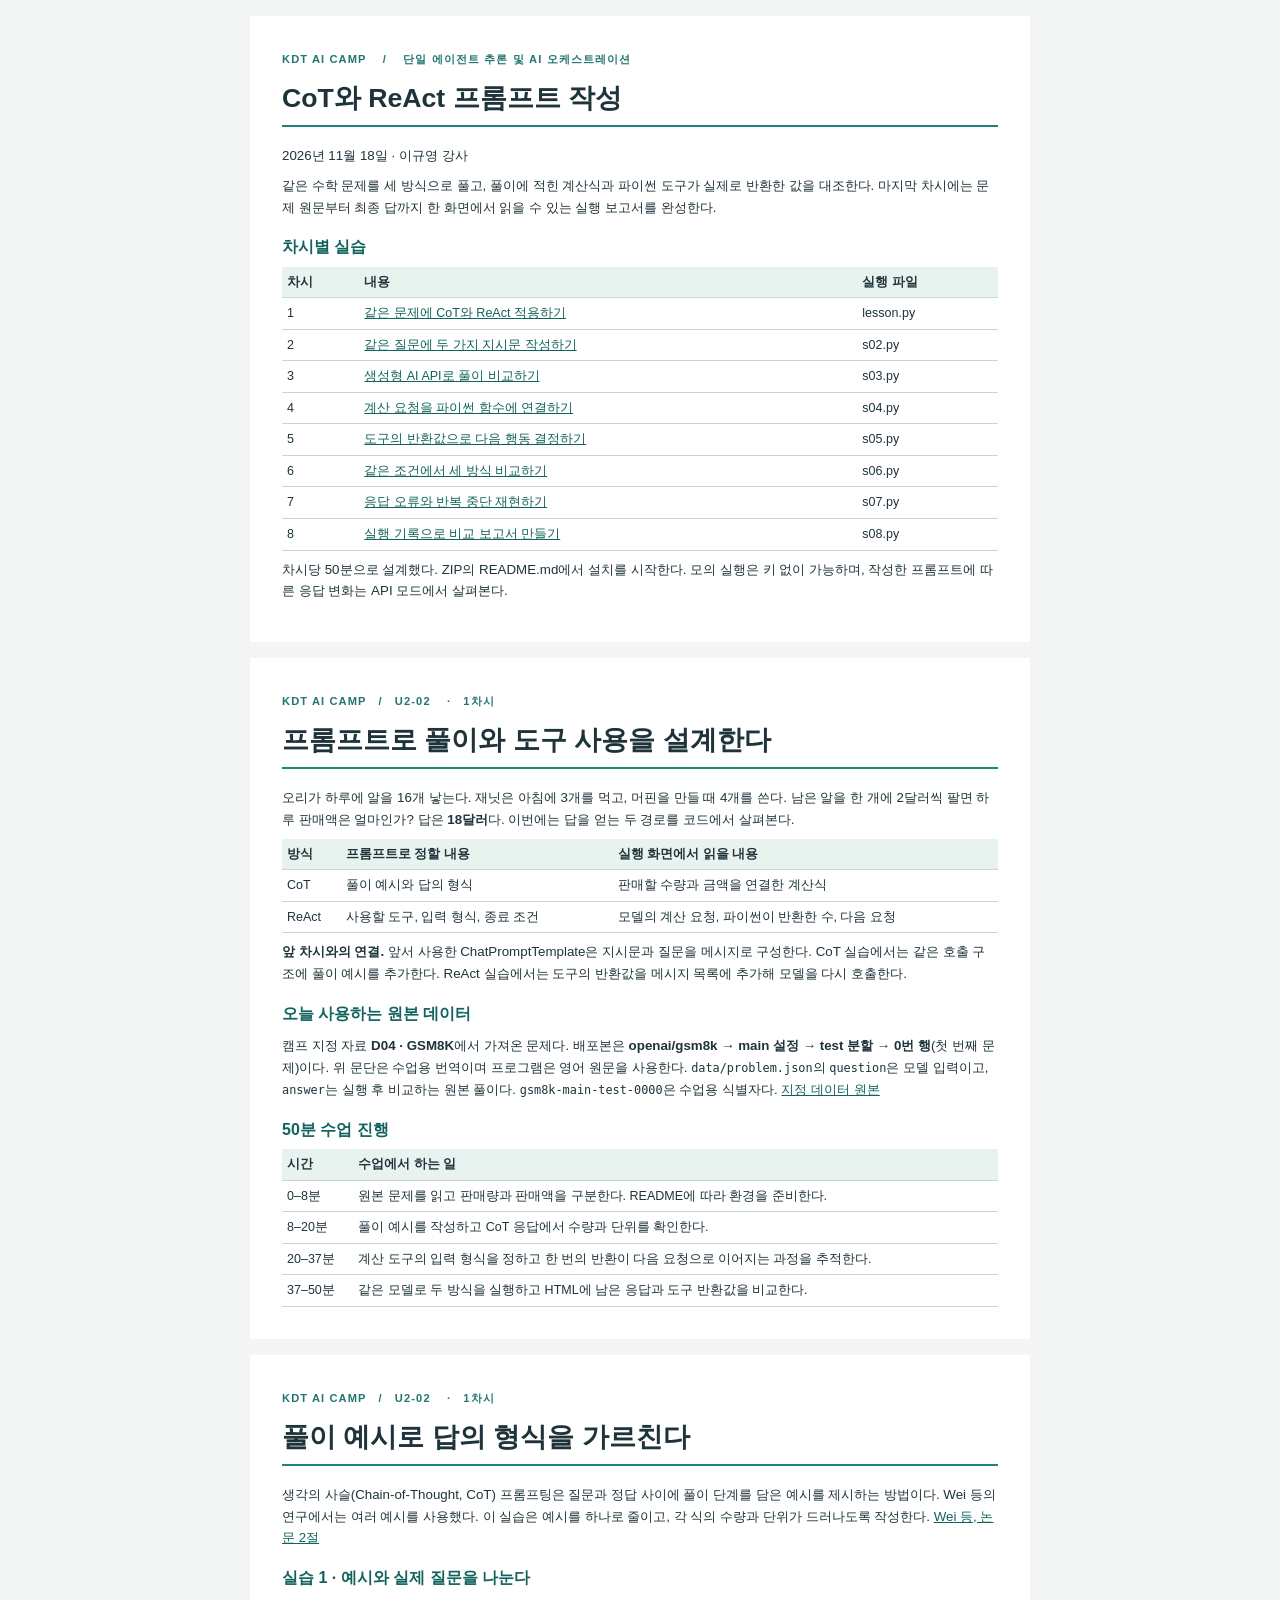
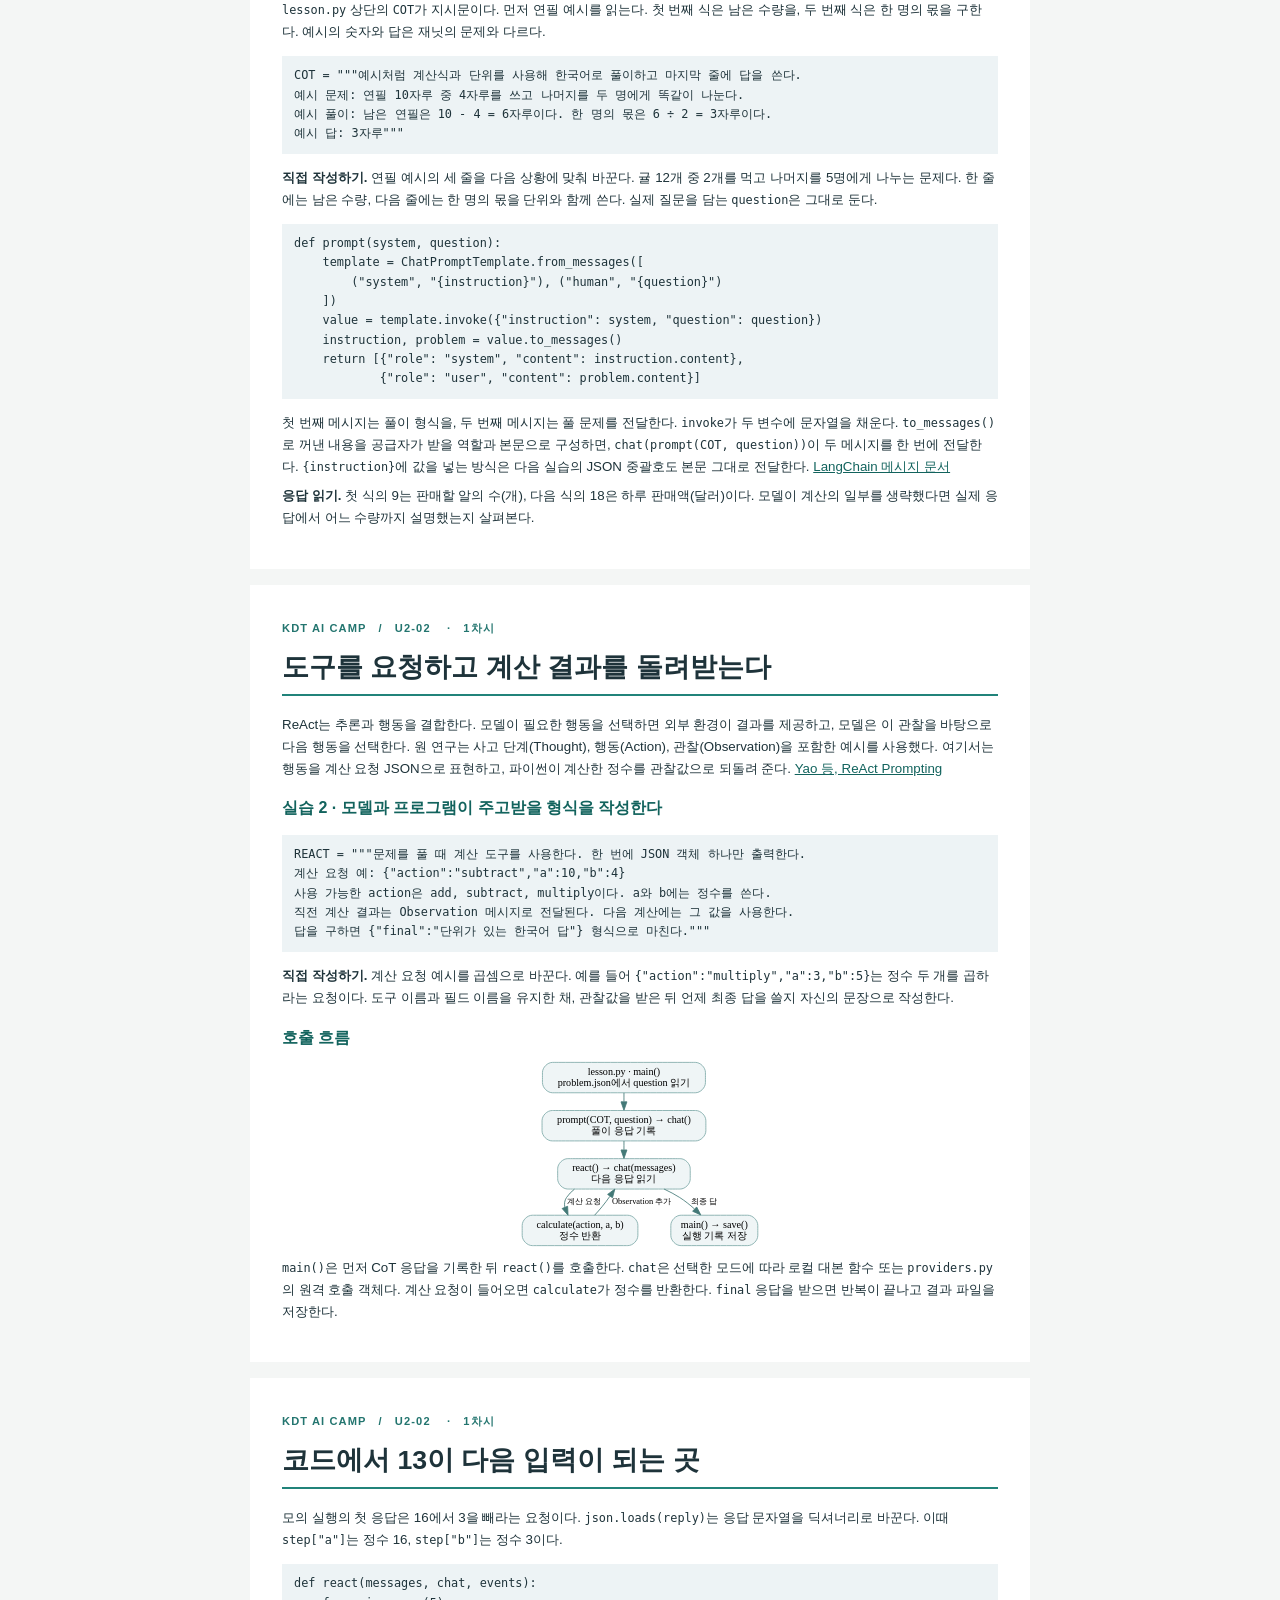
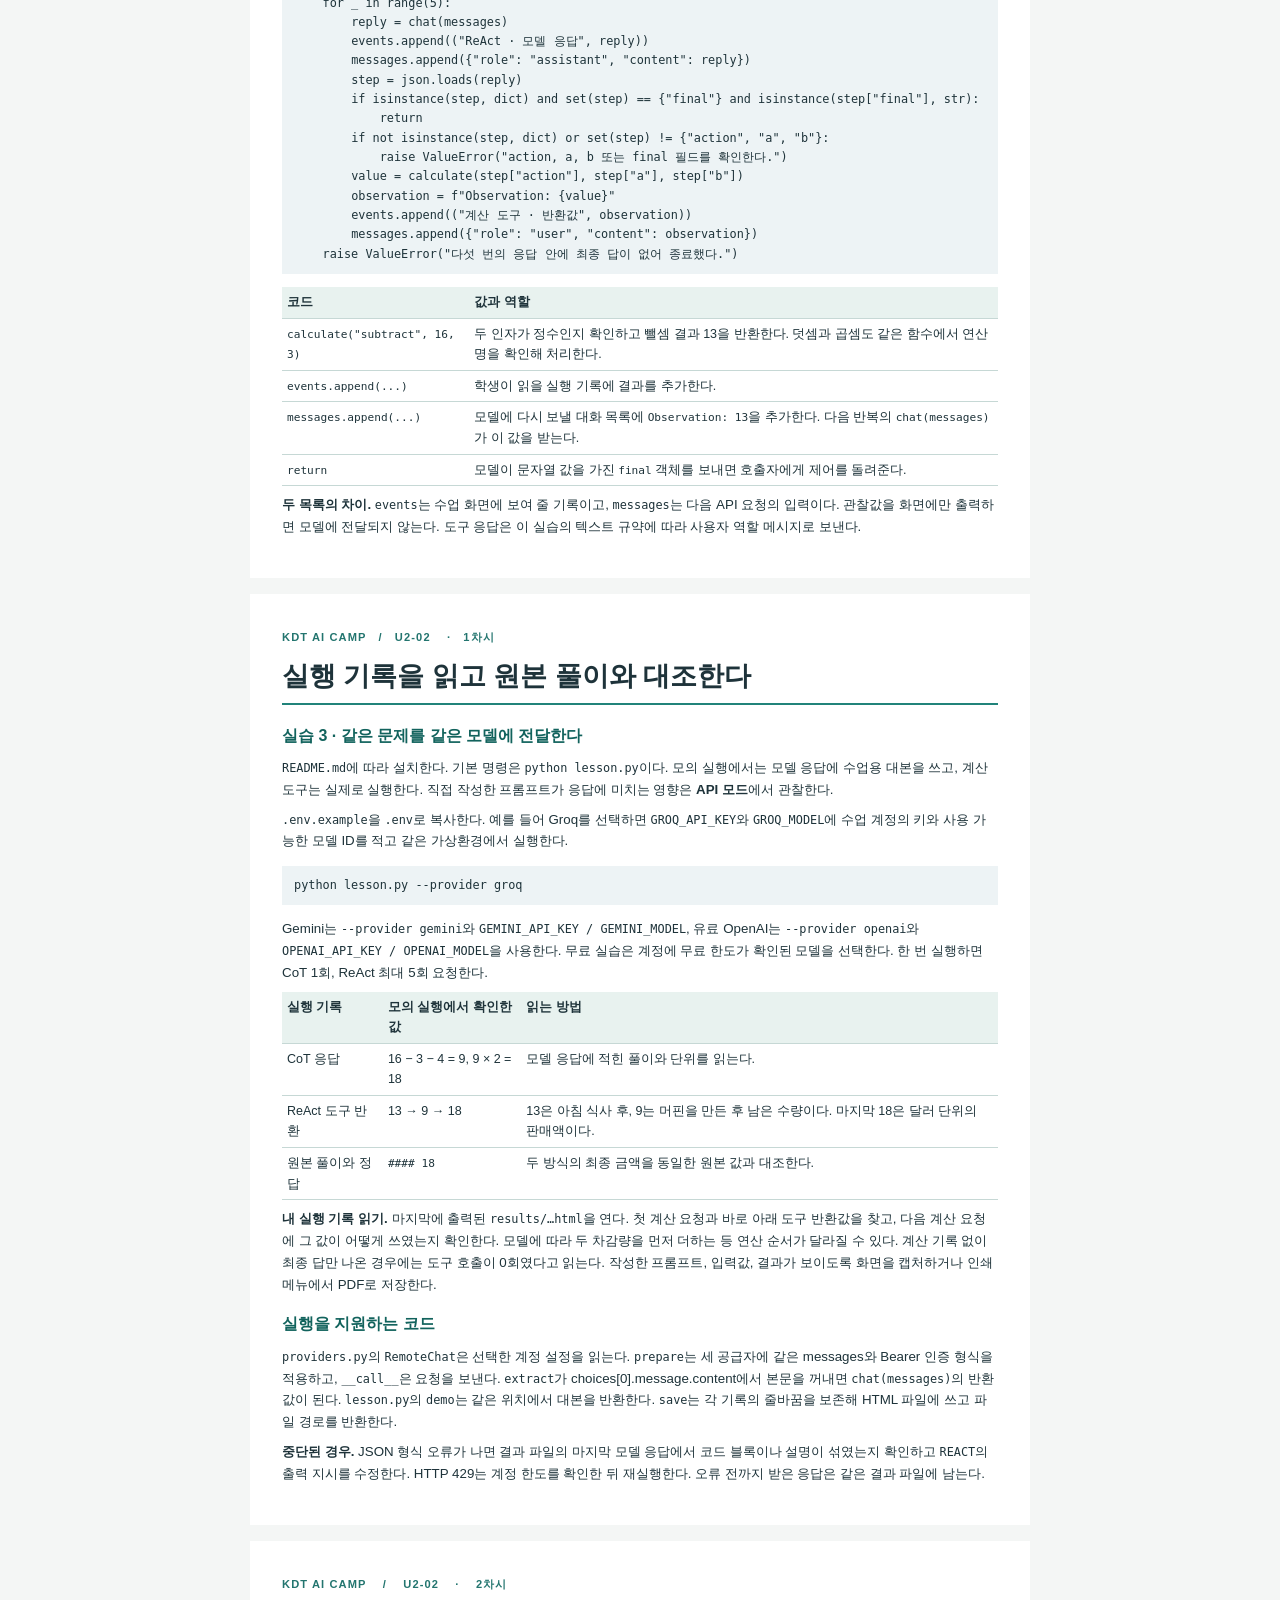
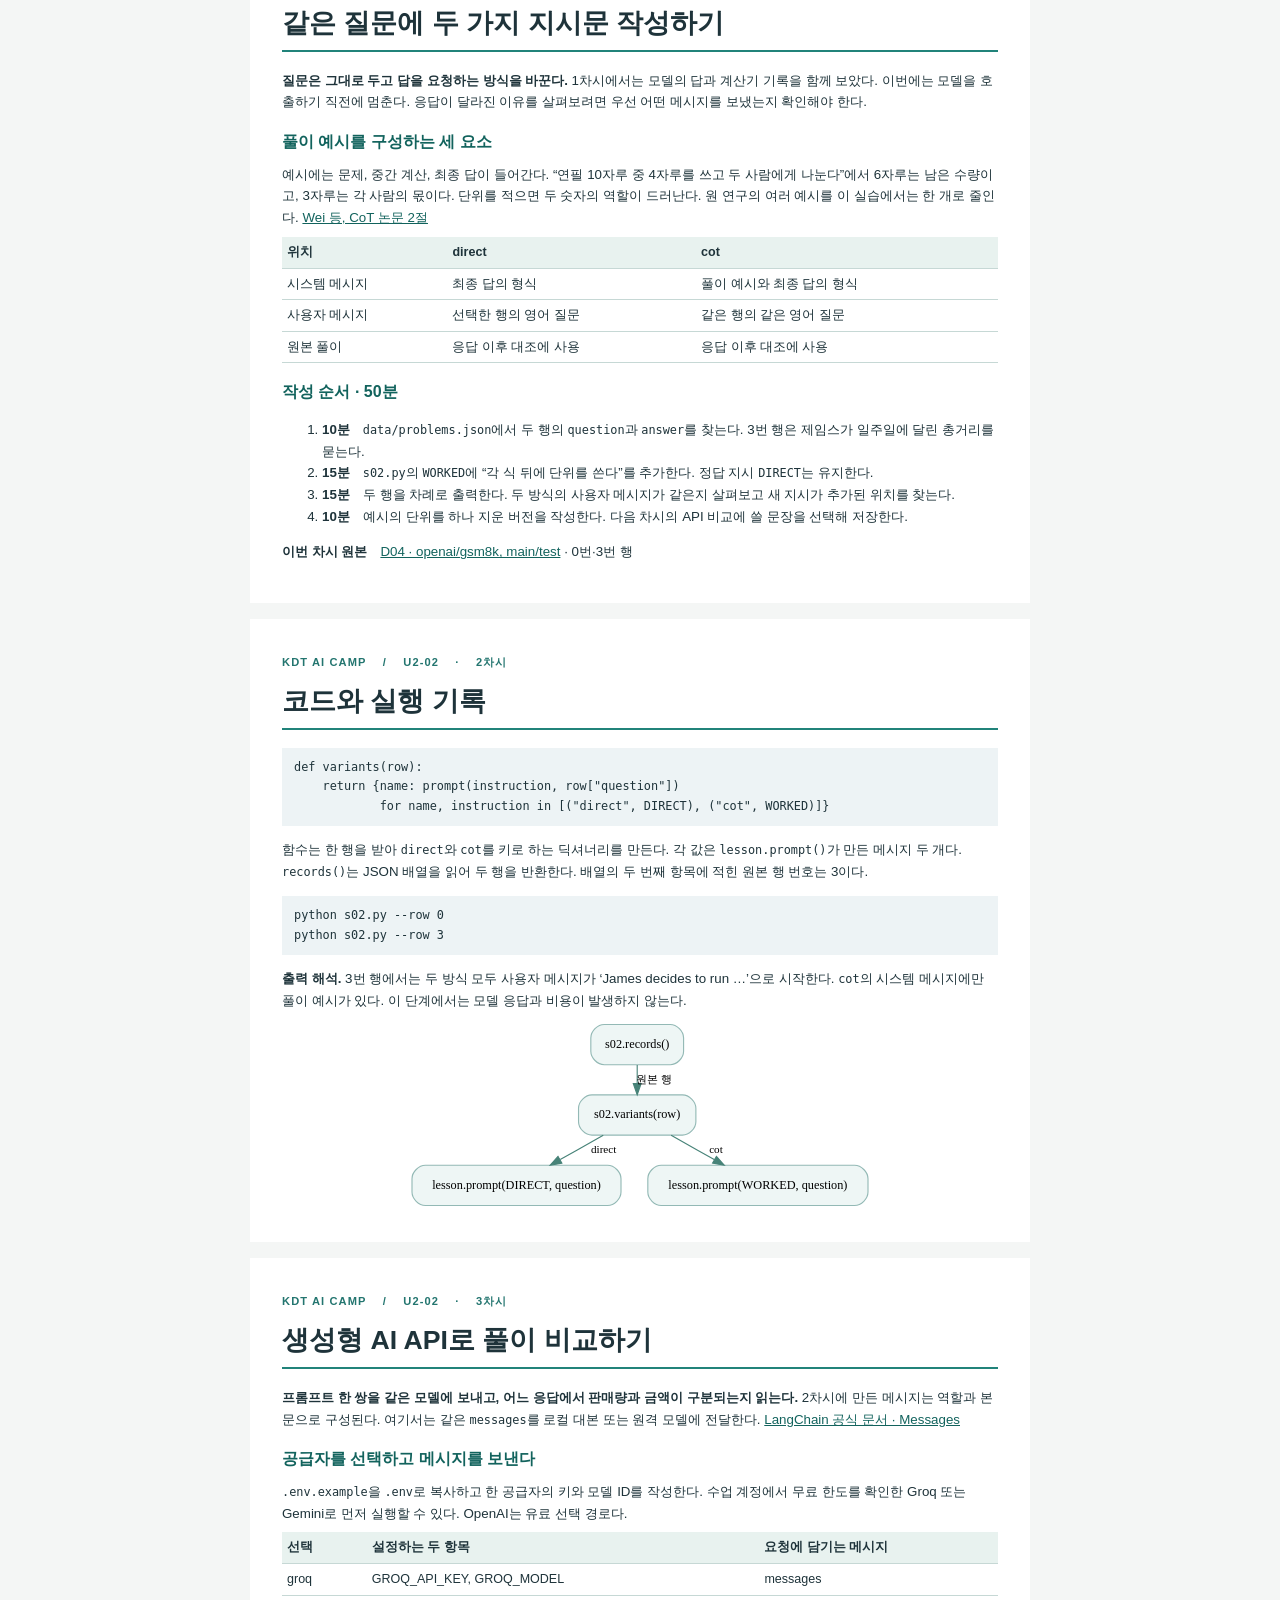
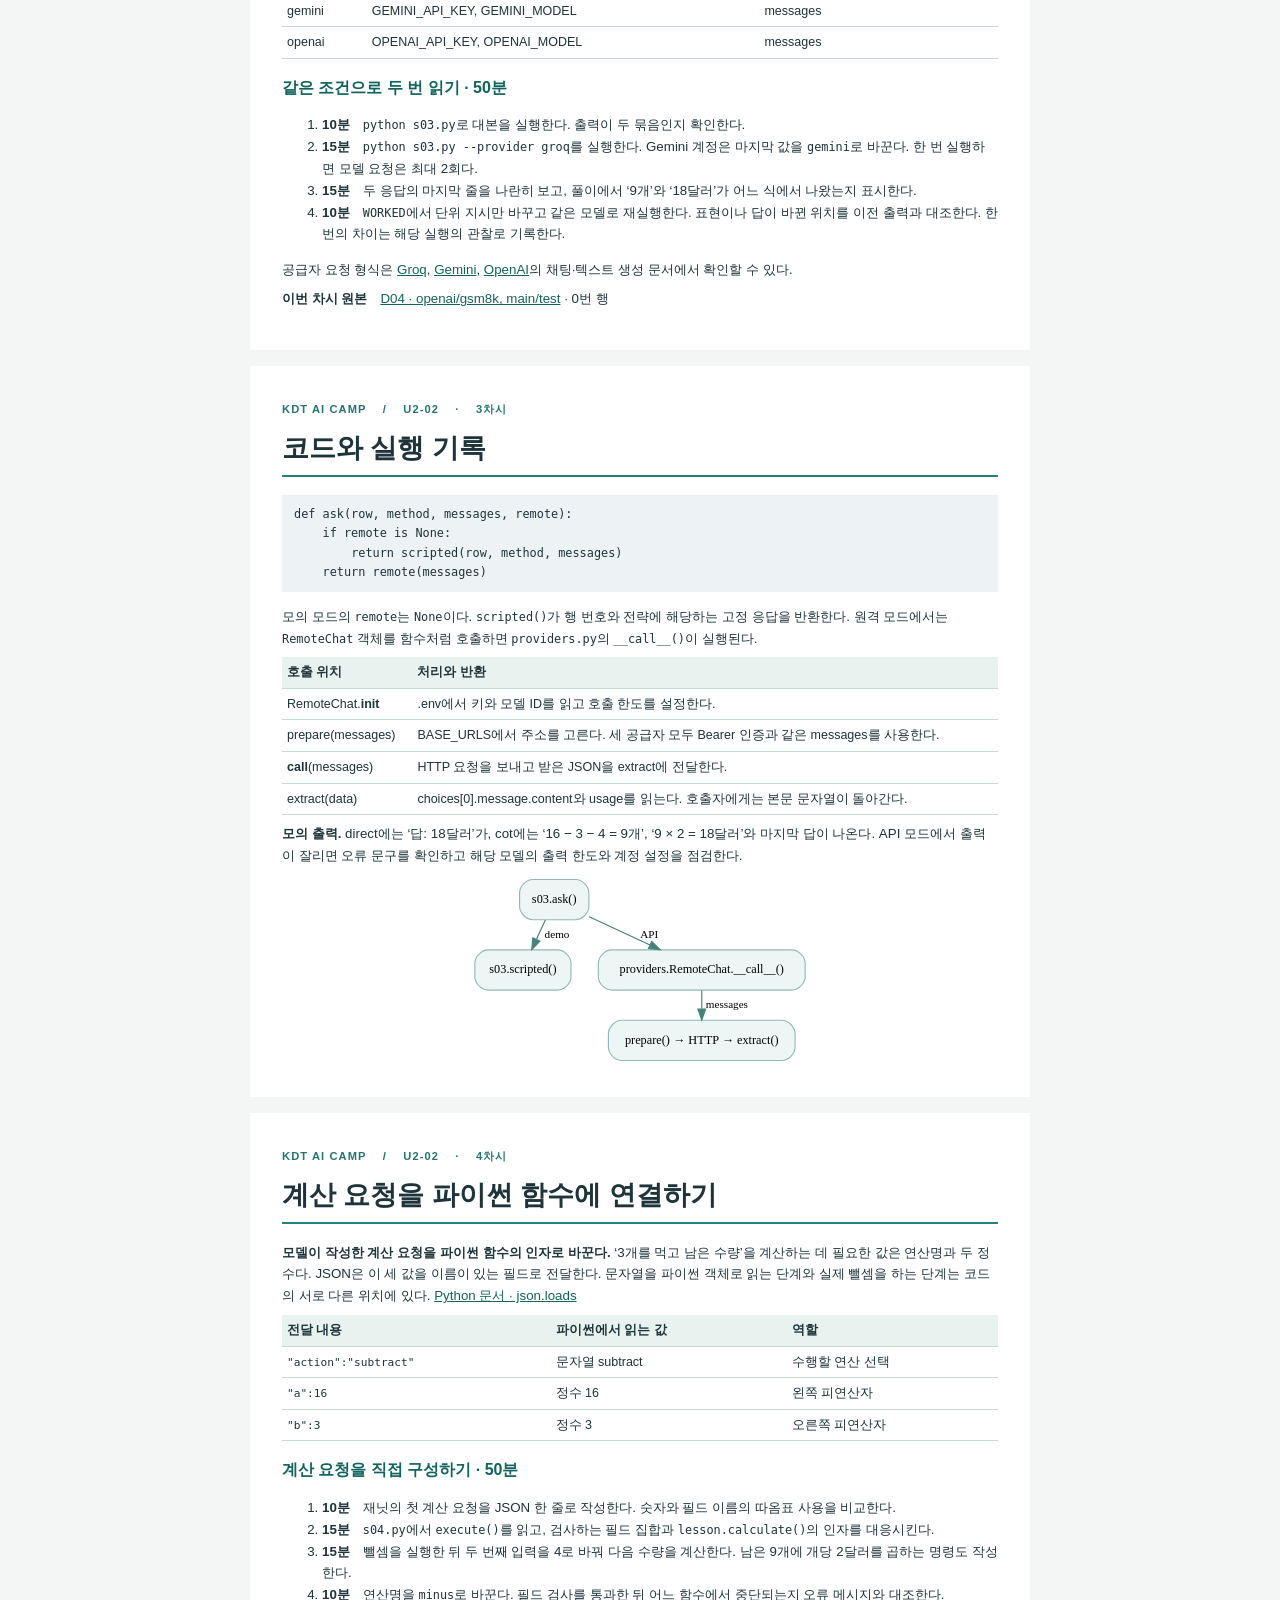
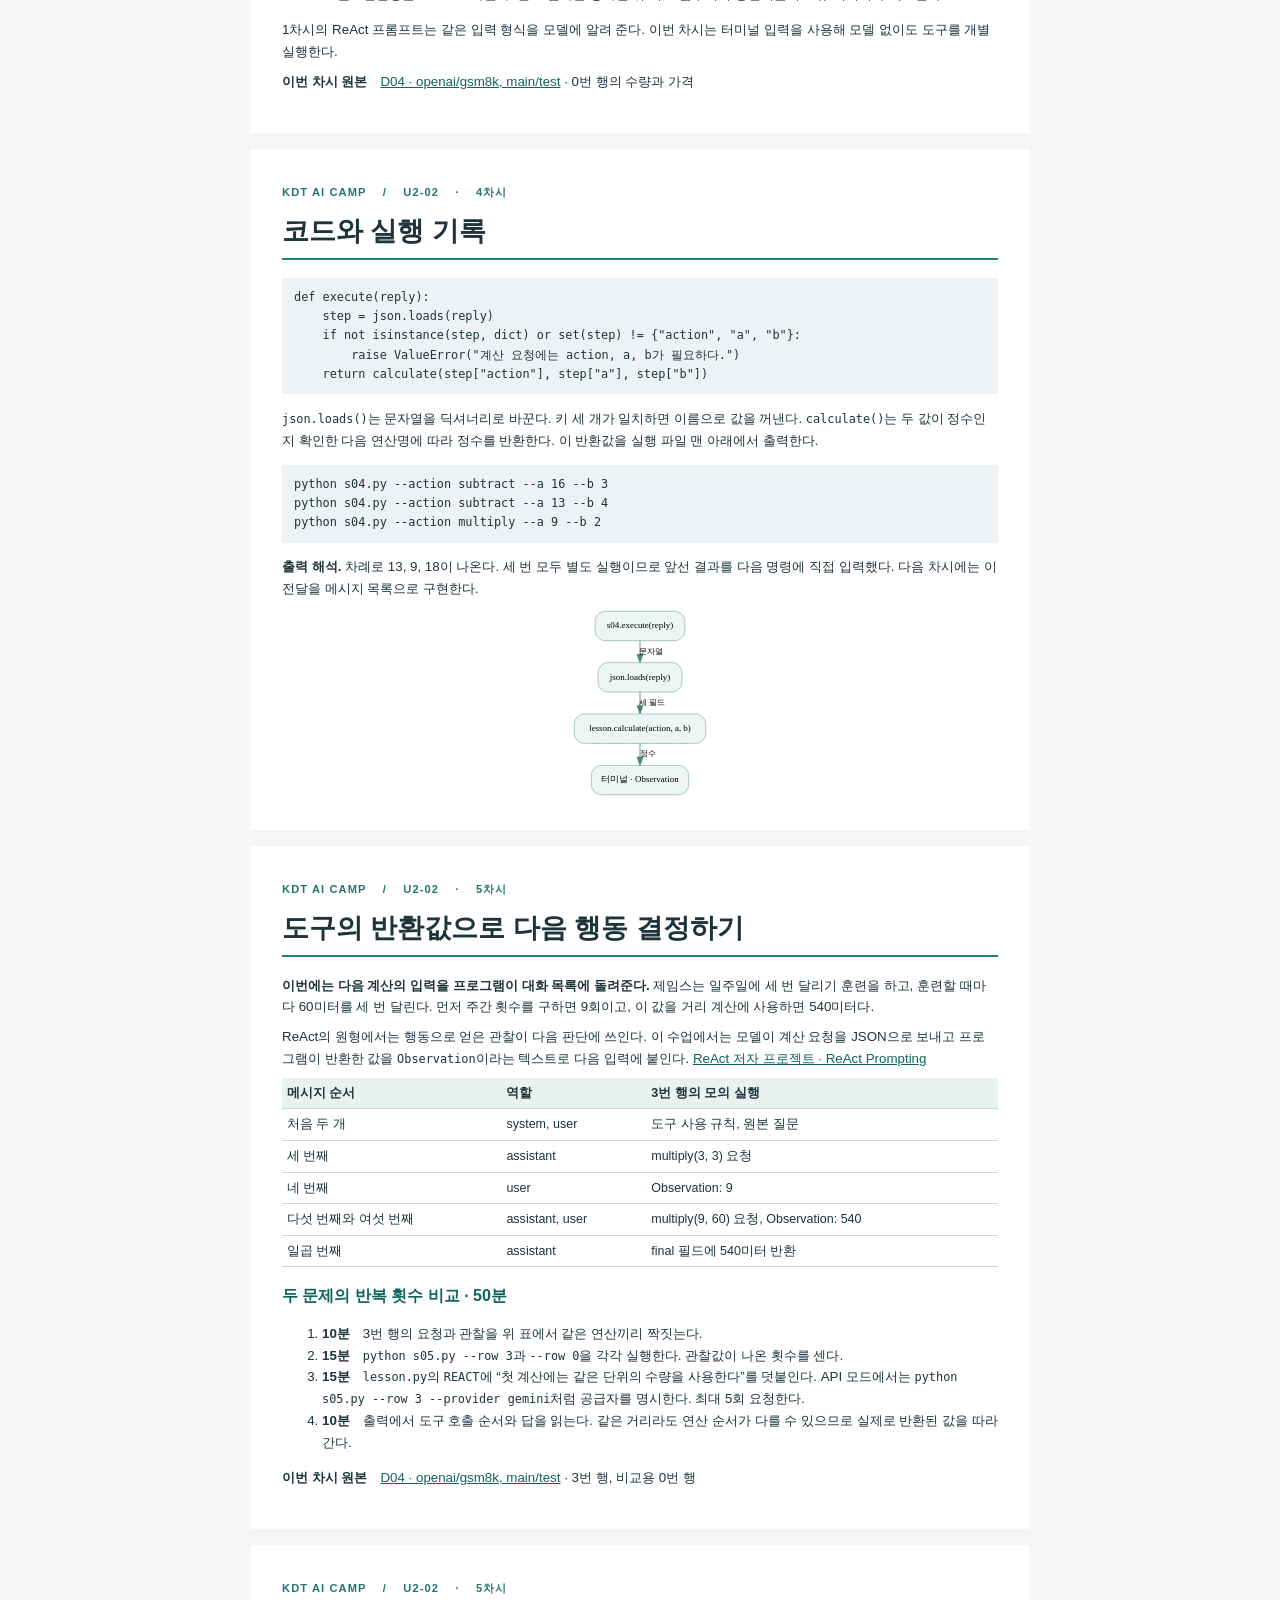
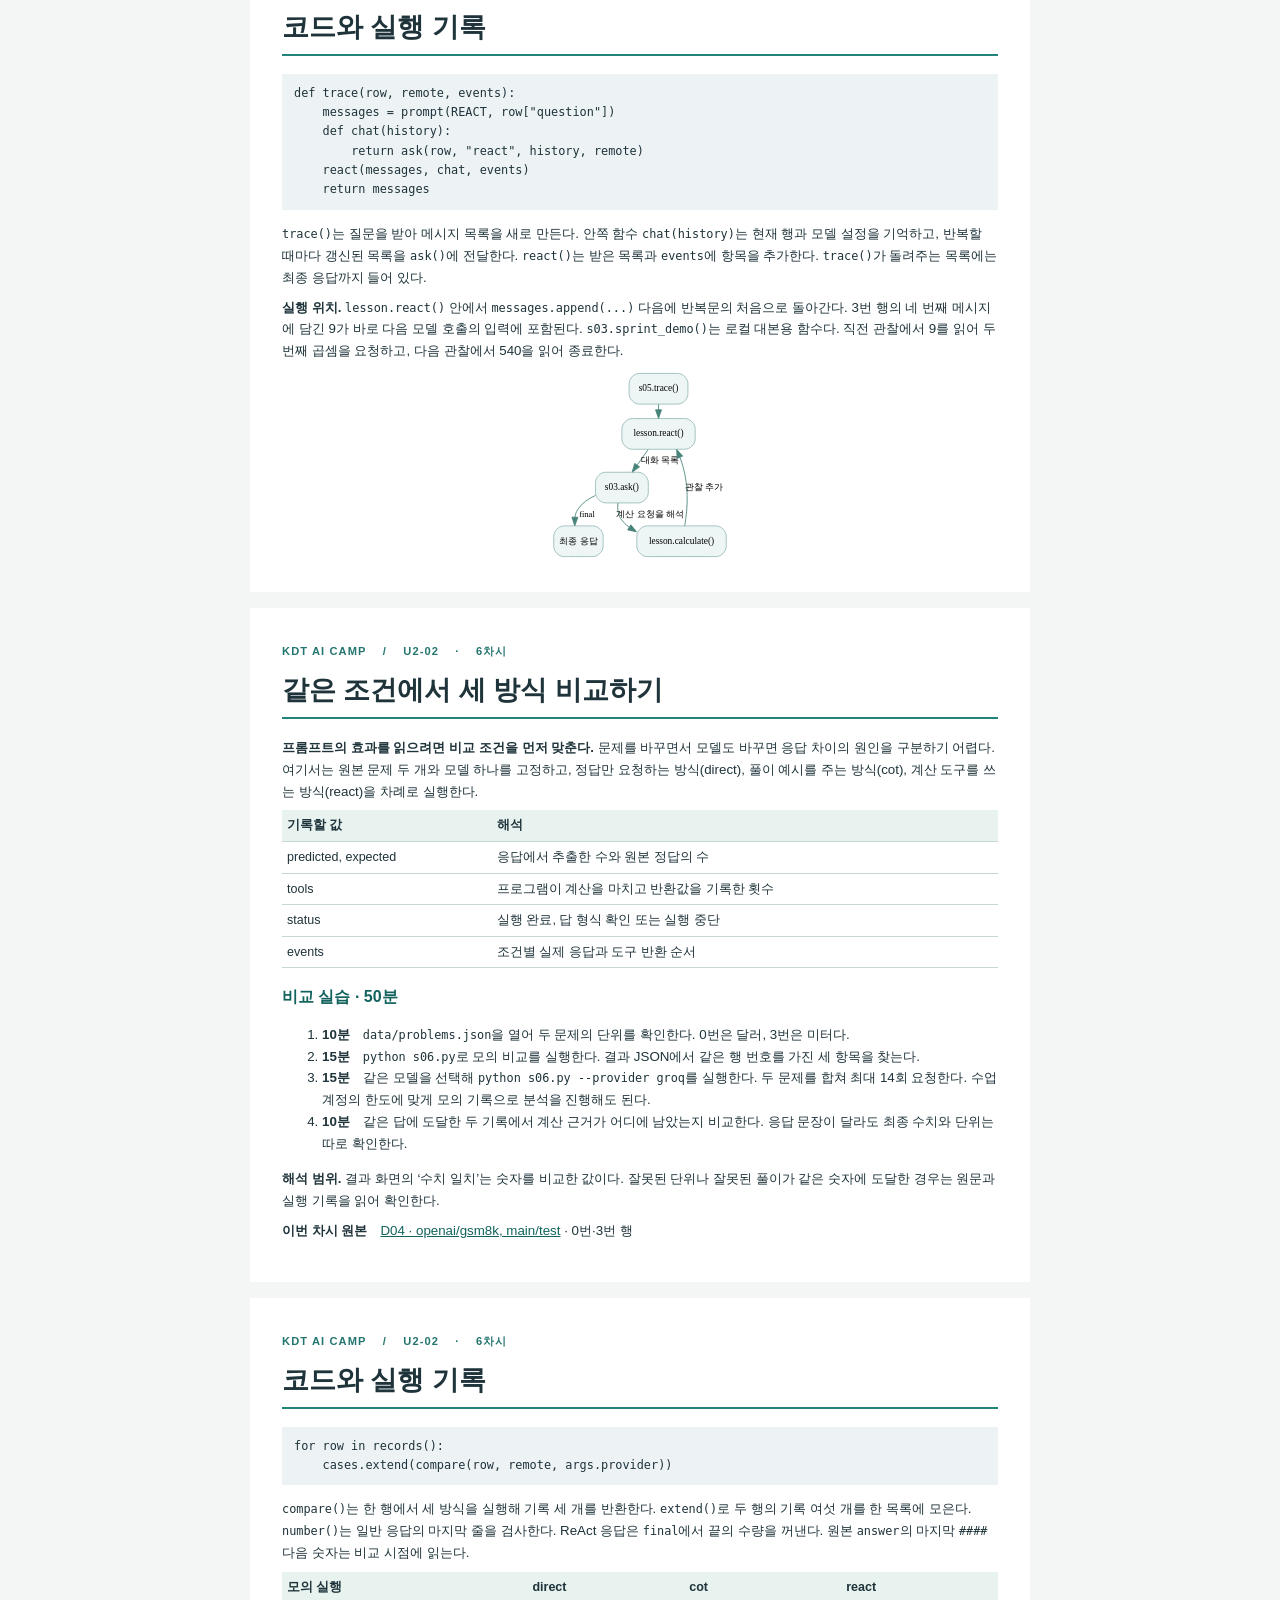
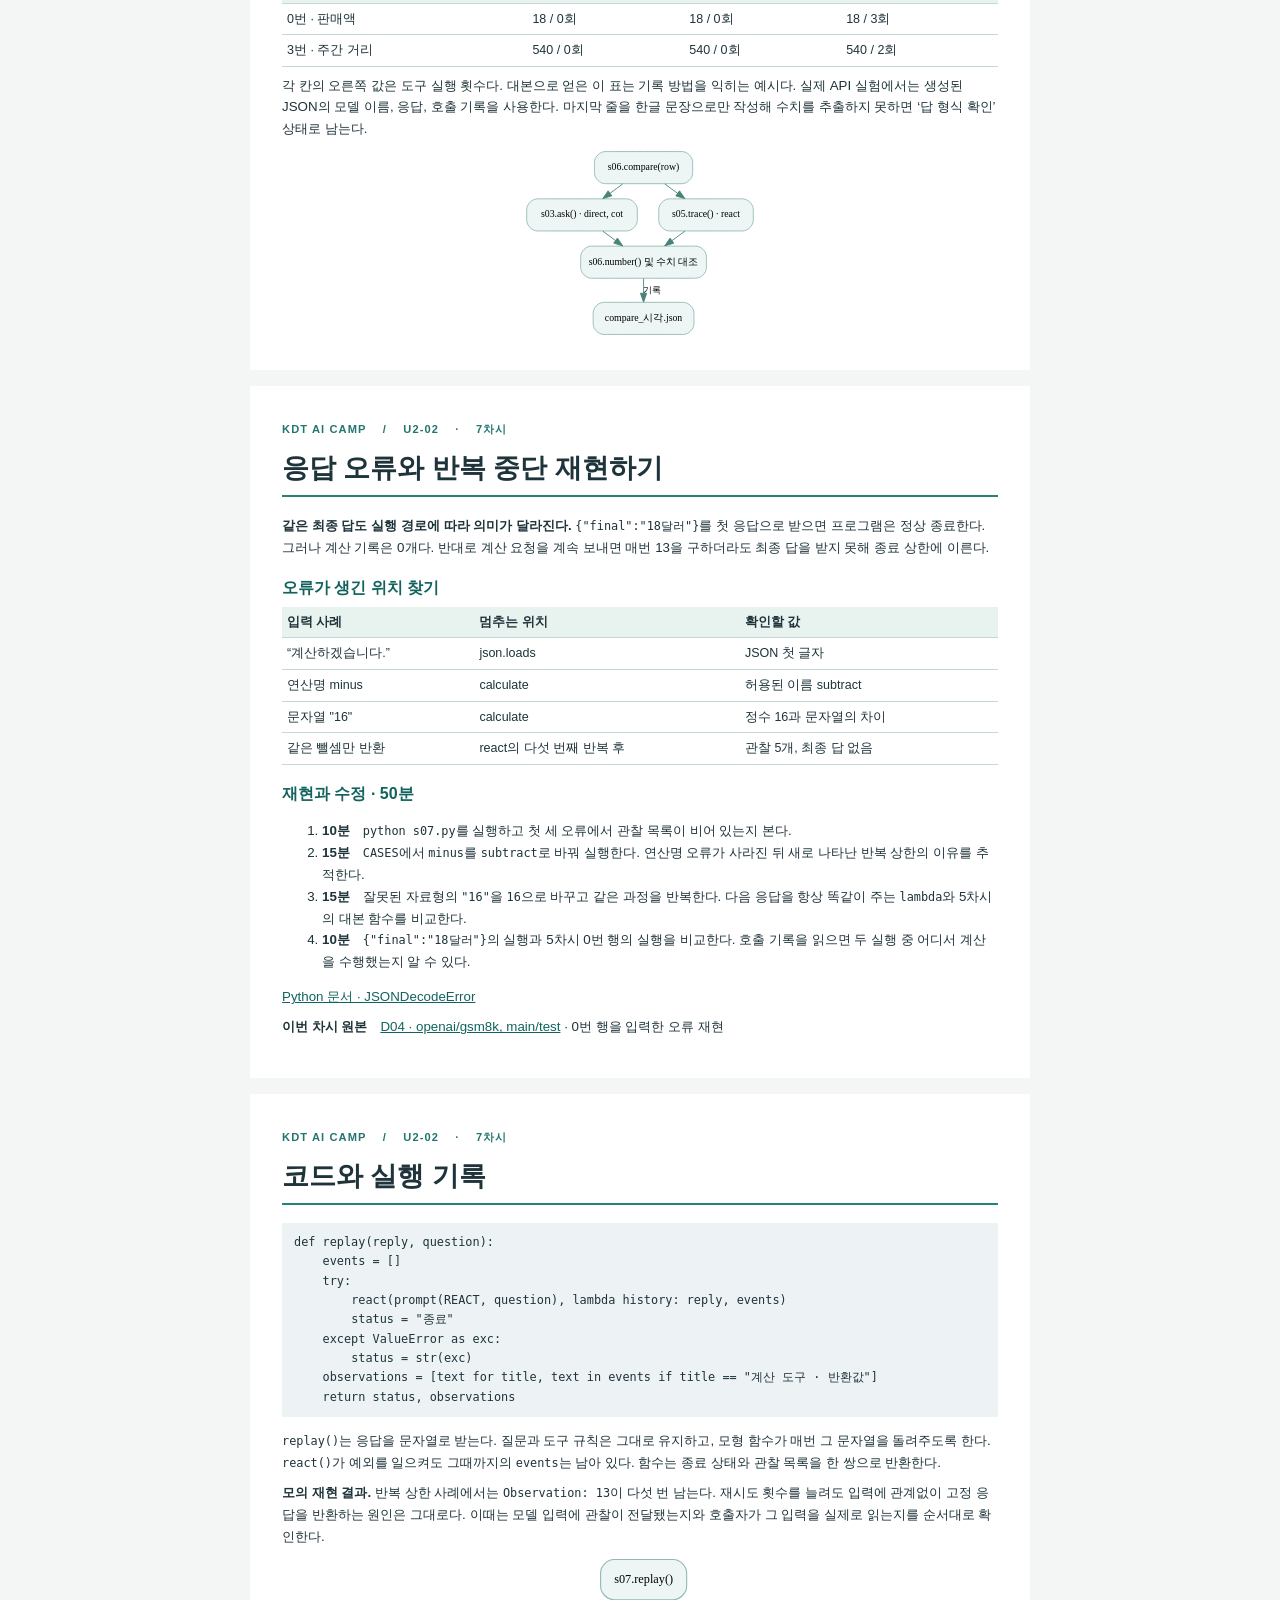
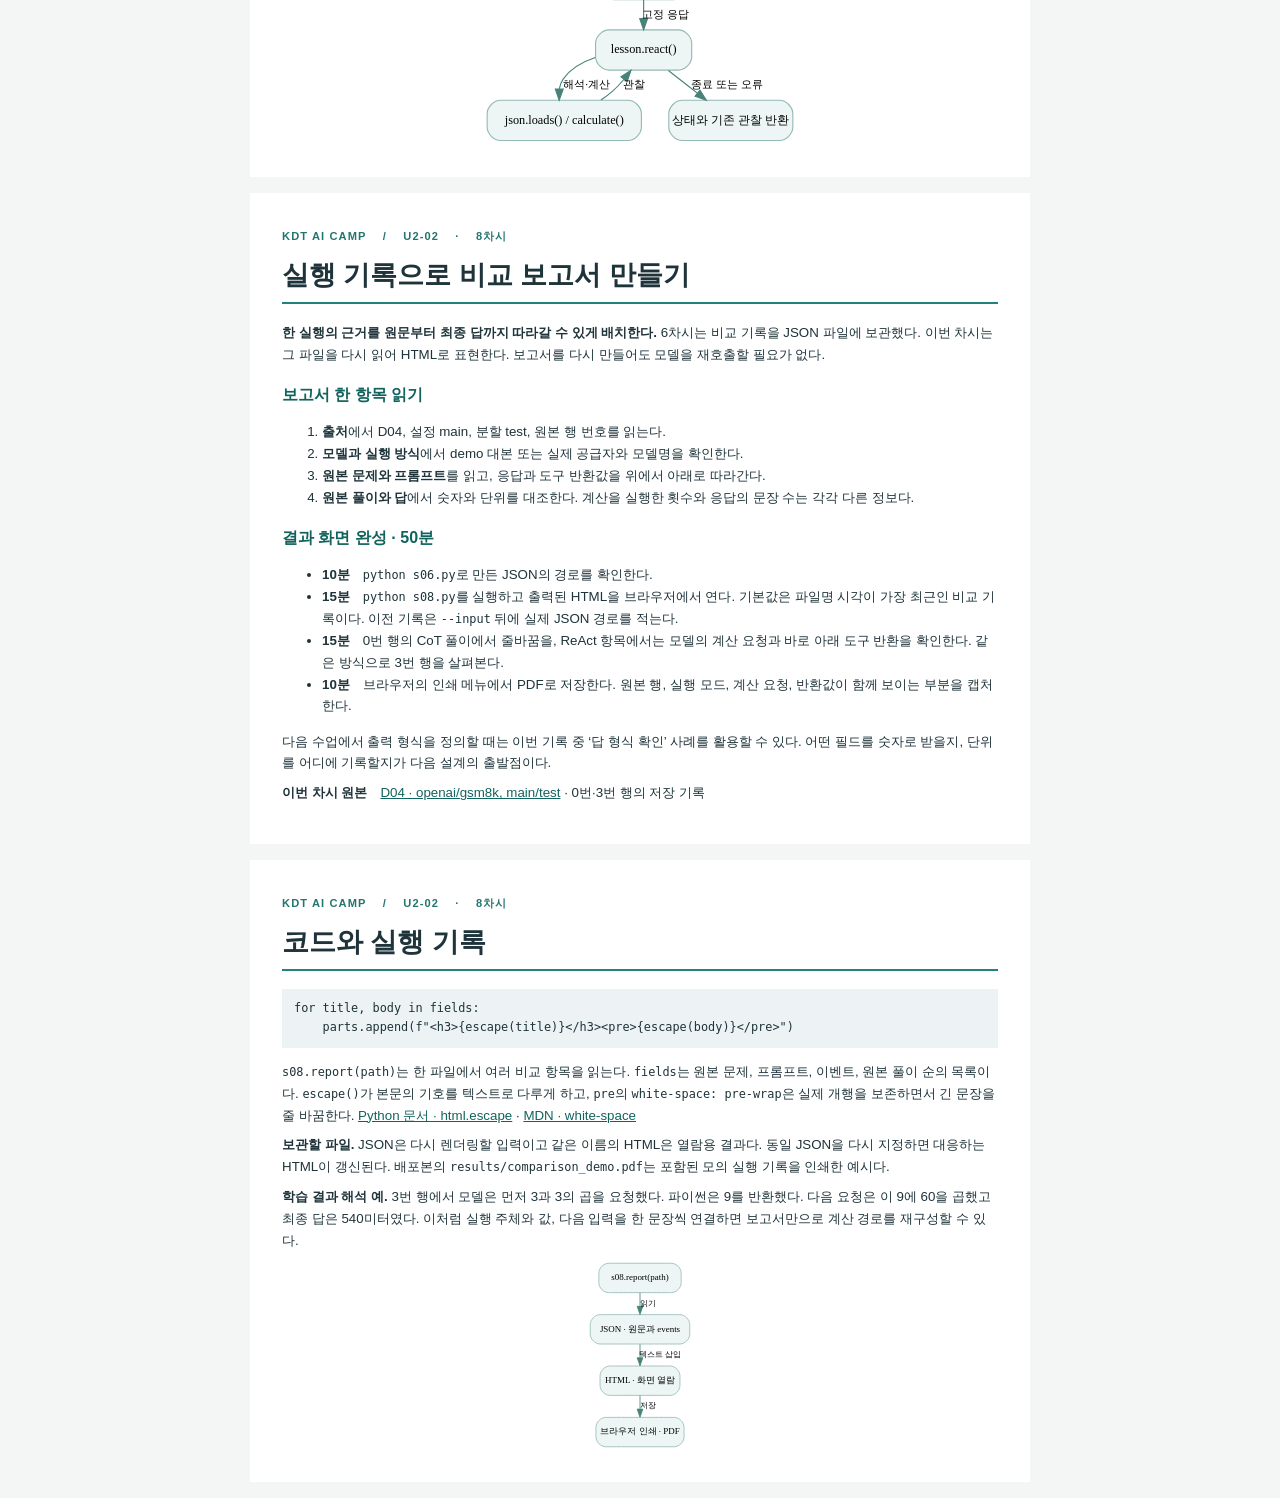
<file: CoT_ReAct_20261118/course.html>
<!doctype html><html lang="ko"><meta charset="utf-8"><title>11월 18일 · CoT와 ReAct 실습 8차시</title><style>@page{size:A4;margin:16mm 17mm;@bottom-right{content:counter(page)" / "counter(pages);font:9pt sans-serif;color:#496562}}*{box-sizing:border-box}body{font:10pt/1.64 "Noto Sans CJK KR",sans-serif;color:#1e333a;margin:0}section{break-before:page;max-width:780px;margin:0 auto}small{color:#23756f;font-weight:700;letter-spacing:.1em}h1{font-size:22pt;line-height:1.35;border-bottom:2px solid #21837a;padding-bottom:9px;margin:10px 0 18px}h3{font-size:12pt;color:#12635d;margin:16px 0 6px}p{margin:8px 0}table{border-collapse:collapse;width:100%;font-size:9.4pt}td,th{vertical-align:top;border-bottom:1px solid #c6d8d5;padding:6px;text-align:left}th{background:#e8f2ef}pre{padding:10px 12px;background:#edf3f5;white-space:pre-wrap;overflow-wrap:anywhere;line-height:1.45}code{font-family:"DejaVu Sans Mono","Noto Sans CJK KR",monospace;font-size:.89em}a{color:#12635d}svg{display:block;width:100%;height:245px} @media screen{body{background:#f4f6f5}section{background:white;padding:32px;margin:16px auto}} section svg{height:190px} h1{font-size:20pt} td,th{padding:5px} @media print{section:first-of-type{break-before:auto}}</style><section><small>KDT AI CAMP　 /　 단일 에이전트 추론 및 AI 오케스트레이션</small><h1>CoT와 ReAct 프롬프트 작성</h1><p>2026년 11월 18일 · 이규영 강사</p><p>같은 수학 문제를 세 방식으로 풀고, 풀이에 적힌 계산식과 파이썬 도구가 실제로 반환한 값을 대조한다. 마지막 차시에는 문제 원문부터 최종 답까지 한 화면에서 읽을 수 있는 실행 보고서를 완성한다.</p><h3>차시별 실습</h3><table><tr><th>차시</th><th>내용</th><th>실행 파일</th></tr><tr><td>1</td><td><a href="#s1">같은 문제에 CoT와 ReAct 적용하기</a></td><td>lesson.py</td></tr><tr><td>2</td><td><a href="#s2">같은 질문에 두 가지 지시문 작성하기</a></td><td>s02.py</td></tr><tr><td>3</td><td><a href="#s3">생성형 AI API로 풀이 비교하기</a></td><td>s03.py</td></tr><tr><td>4</td><td><a href="#s4">계산 요청을 파이썬 함수에 연결하기</a></td><td>s04.py</td></tr><tr><td>5</td><td><a href="#s5">도구의 반환값으로 다음 행동 결정하기</a></td><td>s05.py</td></tr><tr><td>6</td><td><a href="#s6">같은 조건에서 세 방식 비교하기</a></td><td>s06.py</td></tr><tr><td>7</td><td><a href="#s7">응답 오류와 반복 중단 재현하기</a></td><td>s07.py</td></tr><tr><td>8</td><td><a href="#s8">실행 기록으로 비교 보고서 만들기</a></td><td>s08.py</td></tr></table><p>차시당 50분으로 설계했다. ZIP의 README.md에서 설치를 시작한다. 모의 실행은 키 없이 가능하며, 작성한 프롬프트에 따른 응답 변화는 API 모드에서 살펴본다.</p></section><section id="s1"><small>KDT AI CAMP　/　U2-02　 ·　1차시</small><h1>프롬프트로 풀이와 도구 사용을 설계한다</h1><p>오리가 하루에 알을 16개 낳는다. 재닛은 아침에 3개를 먹고, 머핀을 만들 때 4개를 쓴다. 남은 알을 한 개에 2달러씩 팔면 하루 판매액은 얼마인가? 답은 <strong>18달러</strong>다. 이번에는 답을 얻는 두 경로를 코드에서 살펴본다.</p>
<table>
<thead>
<tr>
<th>방식</th>
<th>프롬프트로 정할 내용</th>
<th>실행 화면에서 읽을 내용</th>
</tr>
</thead>
<tbody>
<tr>
<td>CoT</td>
<td>풀이 예시와 답의 형식</td>
<td>판매할 수량과 금액을 연결한 계산식</td>
</tr>
<tr>
<td>ReAct</td>
<td>사용할 도구, 입력 형식, 종료 조건</td>
<td>모델의 계산 요청, 파이썬이 반환한 수, 다음 요청</td>
</tr>
</tbody>
</table>
<p><strong>앞 차시와의 연결.</strong> 앞서 사용한 ChatPromptTemplate은 지시문과 질문을 메시지로 구성한다. CoT 실습에서는 같은 호출 구조에 풀이 예시를 추가한다. ReAct 실습에서는 도구의 반환값을 메시지 목록에 추가해 모델을 다시 호출한다.</p>
<h3>오늘 사용하는 원본 데이터</h3>
<p>캠프 지정 자료 <strong>D04 · GSM8K</strong>에서 가져온 문제다. 배포본은 <strong>openai/gsm8k → main 설정 → test 분할 → 0번 행</strong>(첫 번째 문제)이다. 위 문단은 수업용 번역이며 프로그램은 영어 원문을 사용한다. <code>data/problem.json</code>의 <code>question</code>은 모델 입력이고, <code>answer</code>는 실행 후 비교하는 원본 풀이다. <code>gsm8k-main-test-0000</code>은 수업용 식별자다. <a href="https://huggingface.co/datasets/openai/gsm8k/tree/main">지정 데이터 원본</a></p>
<h3>50분 수업 진행</h3>
<table>
<thead>
<tr>
<th>시간</th>
<th>수업에서 하는 일</th>
</tr>
</thead>
<tbody>
<tr>
<td>0–8분</td>
<td>원본 문제를 읽고 판매량과 판매액을 구분한다. README에 따라 환경을 준비한다.</td>
</tr>
<tr>
<td>8–20분</td>
<td>풀이 예시를 작성하고 CoT 응답에서 수량과 단위를 확인한다.</td>
</tr>
<tr>
<td>20–37분</td>
<td>계산 도구의 입력 형식을 정하고 한 번의 반환이 다음 요청으로 이어지는 과정을 추적한다.</td>
</tr>
<tr>
<td>37–50분</td>
<td>같은 모델로 두 방식을 실행하고 HTML에 남은 응답과 도구 반환값을 비교한다.</td>
</tr>
</tbody>
</table></section><section><small>KDT AI CAMP　/　U2-02　 ·　1차시</small><h1>풀이 예시로 답의 형식을 가르친다</h1><p>생각의 사슬(Chain-of-Thought, CoT) 프롬프팅은 질문과 정답 사이에 풀이 단계를 담은 예시를 제시하는 방법이다. Wei 등의 연구에서는 여러 예시를 사용했다. 이 실습은 예시를 하나로 줄이고, 각 식의 수량과 단위가 드러나도록 작성한다. <a href="https://arxiv.org/html/2201.11903v6">Wei 등, 논문 2절</a></p>
<h3>실습 1 · 예시와 실제 질문을 나눈다</h3>
<p><code>lesson.py</code> 상단의 <code>COT</code>가 지시문이다. 먼저 연필 예시를 읽는다. 첫 번째 식은 남은 수량을, 두 번째 식은 한 명의 몫을 구한다. 예시의 숫자와 답은 재닛의 문제와 다르다.</p>
<pre><code class="language-python">COT = &quot;&quot;&quot;예시처럼 계산식과 단위를 사용해 한국어로 풀이하고 마지막 줄에 답을 쓴다.
예시 문제: 연필 10자루 중 4자루를 쓰고 나머지를 두 명에게 똑같이 나눈다.
예시 풀이: 남은 연필은 10 - 4 = 6자루이다. 한 명의 몫은 6 ÷ 2 = 3자루이다.
예시 답: 3자루&quot;&quot;&quot;
</code></pre>
<p><strong>직접 작성하기.</strong> 연필 예시의 세 줄을 다음 상황에 맞춰 바꾼다. 귤 12개 중 2개를 먹고 나머지를 5명에게 나누는 문제다. 한 줄에는 남은 수량, 다음 줄에는 한 명의 몫을 단위와 함께 쓴다. 실제 질문을 담는 <code>question</code>은 그대로 둔다.</p>
<pre><code class="language-python">def prompt(system, question):
    template = ChatPromptTemplate.from_messages([
        (&quot;system&quot;, &quot;{instruction}&quot;), (&quot;human&quot;, &quot;{question}&quot;)
    ])
    value = template.invoke({&quot;instruction&quot;: system, &quot;question&quot;: question})
    instruction, problem = value.to_messages()
    return [{&quot;role&quot;: &quot;system&quot;, &quot;content&quot;: instruction.content},
            {&quot;role&quot;: &quot;user&quot;, &quot;content&quot;: problem.content}]
</code></pre>
<p>첫 번째 메시지는 풀이 형식을, 두 번째 메시지는 풀 문제를 전달한다. <code>invoke</code>가 두 변수에 문자열을 채운다. <code>to_messages()</code>로 꺼낸 내용을 공급자가 받을 역할과 본문으로 구성하면, <code>chat(prompt(COT, question))</code>이 두 메시지를 한 번에 전달한다. <code>{instruction}</code>에 값을 넣는 방식은 다음 실습의 JSON 중괄호도 본문 그대로 전달한다. <a href="https://docs.langchain.com/oss/python/langchain/messages">LangChain 메시지 문서</a></p>
<p><strong>응답 읽기.</strong> 첫 식의 9는 판매할 알의 수(개), 다음 식의 18은 하루 판매액(달러)이다. 모델이 계산의 일부를 생략했다면 실제 응답에서 어느 수량까지 설명했는지 살펴본다.</p></section><section><small>KDT AI CAMP　/　U2-02　 ·　1차시</small><h1>도구를 요청하고 계산 결과를 돌려받는다</h1><p>ReAct는 추론과 행동을 결합한다. 모델이 필요한 행동을 선택하면 외부 환경이 결과를 제공하고, 모델은 이 관찰을 바탕으로 다음 행동을 선택한다. 원 연구는 사고 단계(Thought), 행동(Action), 관찰(Observation)을 포함한 예시를 사용했다. 여기서는 행동을 계산 요청 JSON으로 표현하고, 파이썬이 계산한 정수를 관찰값으로 되돌려 준다. <a href="https://react-lm.github.io/">Yao 등, ReAct Prompting</a></p>
<h3>실습 2 · 모델과 프로그램이 주고받을 형식을 작성한다</h3>
<pre><code class="language-python">REACT = &quot;&quot;&quot;문제를 풀 때 계산 도구를 사용한다. 한 번에 JSON 객체 하나만 출력한다.
계산 요청 예: {&quot;action&quot;:&quot;subtract&quot;,&quot;a&quot;:10,&quot;b&quot;:4}
사용 가능한 action은 add, subtract, multiply이다. a와 b에는 정수를 쓴다.
직전 계산 결과는 Observation 메시지로 전달된다. 다음 계산에는 그 값을 사용한다.
답을 구하면 {&quot;final&quot;:&quot;단위가 있는 한국어 답&quot;} 형식으로 마친다.&quot;&quot;&quot;
</code></pre>
<p><strong>직접 작성하기.</strong> 계산 요청 예시를 곱셈으로 바꾼다. 예를 들어 <code>{"action":"multiply","a":3,"b":5}</code>는 정수 두 개를 곱하라는 요청이다. 도구 이름과 필드 이름을 유지한 채, 관찰값을 받은 뒤 언제 최종 답을 쓸지 자신의 문장으로 작성한다.</p>
<h3>호출 흐름</h3>
<p><svg width="287pt" height="225pt"
 viewBox="0.00 0.00 287.00 225.00" xmlns="http://www.w3.org/2000/svg" xmlns:xlink="http://www.w3.org/1999/xlink">
<g id="graph0" class="graph" transform="scale(1 1) rotate(0) translate(4 221)">
<title>G</title>
<!-- a -->
<g id="node1" class="node">
<title>a</title>
<path fill="#eff5f6" stroke="#7eaaa9" d="M205,-217C205,-217 36,-217 36,-217 30,-217 24,-211 24,-205 24,-205 24,-193 24,-193 24,-187 30,-181 36,-181 36,-181 205,-181 205,-181 211,-181 217,-187 217,-193 217,-193 217,-205 217,-205 217,-211 211,-217 205,-217"/>
<text text-anchor="middle" x="120.5" y="-202.4" font-family="Noto Sans CJK KR" font-size="12.00">lesson.py · main()</text>
<text text-anchor="middle" x="120.5" y="-189.4" font-family="Noto Sans CJK KR" font-size="12.00">problem.json에서 question 읽기</text>
</g>
<!-- b -->
<g id="node2" class="node">
<title>b</title>
<path fill="#eff5f6" stroke="#7eaaa9" d="M205.5,-160C205.5,-160 35.5,-160 35.5,-160 29.5,-160 23.5,-154 23.5,-148 23.5,-148 23.5,-136 23.5,-136 23.5,-130 29.5,-124 35.5,-124 35.5,-124 205.5,-124 205.5,-124 211.5,-124 217.5,-130 217.5,-136 217.5,-136 217.5,-148 217.5,-148 217.5,-154 211.5,-160 205.5,-160"/>
<text text-anchor="middle" x="120.5" y="-145.4" font-family="Noto Sans CJK KR" font-size="12.00">prompt(COT, question) → chat()</text>
<text text-anchor="middle" x="120.5" y="-132.4" font-family="Noto Sans CJK KR" font-size="12.00">풀이 응답 기록</text>
</g>
<!-- a&#45;&gt;b -->
<g id="edge1" class="edge">
<title>a&#45;&gt;b</title>
<path fill="none" stroke="#447977" d="M120.5,-180.9C120.5,-177.62 120.5,-174.11 120.5,-170.6"/>
<polygon fill="#447977" stroke="#447977" points="124,-170.28 120.5,-160.28 117,-170.28 124,-170.28"/>
</g>
<!-- c -->
<g id="node3" class="node">
<title>c</title>
<path fill="#eff5f6" stroke="#7eaaa9" d="M187,-103C187,-103 54,-103 54,-103 48,-103 42,-97 42,-91 42,-91 42,-79 42,-79 42,-73 48,-67 54,-67 54,-67 187,-67 187,-67 193,-67 199,-73 199,-79 199,-79 199,-91 199,-91 199,-97 193,-103 187,-103"/>
<text text-anchor="middle" x="120.5" y="-88.4" font-family="Noto Sans CJK KR" font-size="12.00">react() → chat(messages)</text>
<text text-anchor="middle" x="120.5" y="-75.4" font-family="Noto Sans CJK KR" font-size="12.00">다음 응답 읽기</text>
</g>
<!-- b&#45;&gt;c -->
<g id="edge2" class="edge">
<title>b&#45;&gt;c</title>
<path fill="none" stroke="#447977" d="M120.5,-123.9C120.5,-120.62 120.5,-117.11 120.5,-113.6"/>
<polygon fill="#447977" stroke="#447977" points="124,-113.28 120.5,-103.28 117,-113.28 124,-113.28"/>
</g>
<!-- d -->
<g id="node4" class="node">
<title>d</title>
<path fill="#eff5f6" stroke="#7eaaa9" d="M125,-36C125,-36 12,-36 12,-36 6,-36 0,-30 0,-24 0,-24 0,-12 0,-12 0,-6 6,0 12,0 12,0 125,0 125,0 131,0 137,-6 137,-12 137,-12 137,-24 137,-24 137,-30 131,-36 125,-36"/>
<text text-anchor="middle" x="68.5" y="-21.4" font-family="Noto Sans CJK KR" font-size="12.00">calculate(action, a, b)</text>
<text text-anchor="middle" x="68.5" y="-8.4" font-family="Noto Sans CJK KR" font-size="12.00">정수 반환</text>
</g>
<!-- c&#45;&gt;d -->
<g id="edge3" class="edge">
<title>c&#45;&gt;d</title>
<path fill="none" stroke="#447977" d="M61.85,-66.83C58.26,-64.04 55.07,-60.78 52.5,-57 50.06,-53.4 49.68,-49.37 50.51,-45.32"/>
<polygon fill="#447977" stroke="#447977" points="53.78,-46.59 54.29,-36 47.29,-43.96 53.78,-46.59"/>
<text text-anchor="middle" x="73" y="-49" font-family="Noto Sans CJK KR" font-size="10.00"> 계산 요청</text>
</g>
<!-- e -->
<g id="node5" class="node">
<title>e</title>
<path fill="#eff5f6" stroke="#7eaaa9" d="M267,-36C267,-36 188,-36 188,-36 182,-36 176,-30 176,-24 176,-24 176,-12 176,-12 176,-6 182,0 188,0 188,0 267,0 267,0 273,0 279,-6 279,-12 279,-12 279,-24 279,-24 279,-30 273,-36 267,-36"/>
<text text-anchor="middle" x="227.5" y="-21.4" font-family="Noto Sans CJK KR" font-size="12.00">main() → save()</text>
<text text-anchor="middle" x="227.5" y="-8.4" font-family="Noto Sans CJK KR" font-size="12.00">실행 기록 저장</text>
</g>
<!-- c&#45;&gt;e -->
<g id="edge5" class="edge">
<title>c&#45;&gt;e</title>
<path fill="none" stroke="#447977" d="M168.05,-66.98C174.44,-64 180.76,-60.66 186.5,-57 192.55,-53.14 198.52,-48.34 203.96,-43.47"/>
<polygon fill="#447977" stroke="#447977" points="206.61,-45.78 211.49,-36.38 201.81,-40.69 206.61,-45.78"/>
<text text-anchor="middle" x="215.5" y="-49" font-family="Noto Sans CJK KR" font-size="10.00"> 최종 답</text>
</g>
<!-- d&#45;&gt;c -->
<g id="edge4" class="edge">
<title>d&#45;&gt;c</title>
<path fill="none" stroke="#447977" d="M85.73,-36.04C88.75,-39.26 91.79,-42.67 94.5,-46 97.68,-49.9 100.86,-54.18 103.86,-58.42"/>
<polygon fill="#447977" stroke="#447977" points="101.15,-60.65 109.69,-66.92 106.92,-56.69 101.15,-60.65"/>
<text text-anchor="middle" x="141.5" y="-49" font-family="Noto Sans CJK KR" font-size="10.00"> Observation 추가</text>
</g>
</g>
</svg></p>
<p><code>main()</code>은 먼저 CoT 응답을 기록한 뒤 <code>react()</code>를 호출한다. <code>chat</code>은 선택한 모드에 따라 로컬 대본 함수 또는 <code>providers.py</code>의 원격 호출 객체다. 계산 요청이 들어오면 <code>calculate</code>가 정수를 반환한다. <code>final</code> 응답을 받으면 반복이 끝나고 결과 파일을 저장한다.</p></section><section><small>KDT AI CAMP　/　U2-02　 ·　1차시</small><h1>코드에서 13이 다음 입력이 되는 곳</h1><p>모의 실행의 첫 응답은 16에서 3을 빼라는 요청이다. <code>json.loads(reply)</code>는 응답 문자열을 딕셔너리로 바꾼다. 이때 <code>step["a"]</code>는 정수 16, <code>step["b"]</code>는 정수 3이다.</p>
<pre><code class="language-python">def react(messages, chat, events):
    for _ in range(5):
        reply = chat(messages)
        events.append((&quot;ReAct · 모델 응답&quot;, reply))
        messages.append({&quot;role&quot;: &quot;assistant&quot;, &quot;content&quot;: reply})
        step = json.loads(reply)
        if isinstance(step, dict) and set(step) == {&quot;final&quot;} and isinstance(step[&quot;final&quot;], str):
            return
        if not isinstance(step, dict) or set(step) != {&quot;action&quot;, &quot;a&quot;, &quot;b&quot;}:
            raise ValueError(&quot;action, a, b 또는 final 필드를 확인한다.&quot;)
        value = calculate(step[&quot;action&quot;], step[&quot;a&quot;], step[&quot;b&quot;])
        observation = f&quot;Observation: {value}&quot;
        events.append((&quot;계산 도구 · 반환값&quot;, observation))
        messages.append({&quot;role&quot;: &quot;user&quot;, &quot;content&quot;: observation})
    raise ValueError(&quot;다섯 번의 응답 안에 최종 답이 없어 종료했다.&quot;)
</code></pre>
<table>
<thead>
<tr>
<th>코드</th>
<th>값과 역할</th>
</tr>
</thead>
<tbody>
<tr>
<td><code>calculate("subtract", 16, 3)</code></td>
<td>두 인자가 정수인지 확인하고 뺄셈 결과 13을 반환한다. 덧셈과 곱셈도 같은 함수에서 연산명을 확인해 처리한다.</td>
</tr>
<tr>
<td><code>events.append(...)</code></td>
<td>학생이 읽을 실행 기록에 결과를 추가한다.</td>
</tr>
<tr>
<td><code>messages.append(...)</code></td>
<td>모델에 다시 보낼 대화 목록에 <code>Observation: 13</code>을 추가한다. 다음 반복의 <code>chat(messages)</code>가 이 값을 받는다.</td>
</tr>
<tr>
<td><code>return</code></td>
<td>모델이 문자열 값을 가진 <code>final</code> 객체를 보내면 호출자에게 제어를 돌려준다.</td>
</tr>
</tbody>
</table>
<p><strong>두 목록의 차이.</strong> <code>events</code>는 수업 화면에 보여 줄 기록이고, <code>messages</code>는 다음 API 요청의 입력이다. 관찰값을 화면에만 출력하면 모델에 전달되지 않는다. 도구 응답은 이 실습의 텍스트 규약에 따라 사용자 역할 메시지로 보낸다.</p></section><section><small>KDT AI CAMP　/　U2-02　 ·　1차시</small><h1>실행 기록을 읽고 원본 풀이와 대조한다</h1><h3>실습 3 · 같은 문제를 같은 모델에 전달한다</h3>
<p><code>README.md</code>에 따라 설치한다. 기본 명령은 <code>python lesson.py</code>이다. 모의 실행에서는 모델 응답에 수업용 대본을 쓰고, 계산 도구는 실제로 실행한다. 직접 작성한 프롬프트가 응답에 미치는 영향은 <strong>API 모드</strong>에서 관찰한다.</p>
<p><code>.env.example</code>을 <code>.env</code>로 복사한다. 예를 들어 Groq를 선택하면 <code>GROQ_API_KEY</code>와 <code>GROQ_MODEL</code>에 수업 계정의 키와 사용 가능한 모델 ID를 적고 같은 가상환경에서 실행한다.</p>
<pre><code class="language-text">python lesson.py --provider groq
</code></pre>
<p>Gemini는 <code>--provider gemini</code>와 <code>GEMINI_API_KEY / GEMINI_MODEL</code>, 유료 OpenAI는 <code>--provider openai</code>와 <code>OPENAI_API_KEY / OPENAI_MODEL</code>을 사용한다. 무료 실습은 계정에 무료 한도가 확인된 모델을 선택한다. 한 번 실행하면 CoT 1회, ReAct 최대 5회 요청한다.</p>
<table>
<thead>
<tr>
<th>실행 기록</th>
<th>모의 실행에서 확인한 값</th>
<th>읽는 방법</th>
</tr>
</thead>
<tbody>
<tr>
<td>CoT 응답</td>
<td>16 − 3 − 4 = 9, 9 × 2 = 18</td>
<td>모델 응답에 적힌 풀이와 단위를 읽는다.</td>
</tr>
<tr>
<td>ReAct 도구 반환</td>
<td>13 → 9 → 18</td>
<td>13은 아침 식사 후, 9는 머핀을 만든 후 남은 수량이다. 마지막 18은 달러 단위의 판매액이다.</td>
</tr>
<tr>
<td>원본 풀이와 정답</td>
<td><code>#### 18</code></td>
<td>두 방식의 최종 금액을 동일한 원본 값과 대조한다.</td>
</tr>
</tbody>
</table>
<p><strong>내 실행 기록 읽기.</strong> 마지막에 출력된 <code>results/…html</code>을 연다. 첫 계산 요청과 바로 아래 도구 반환값을 찾고, 다음 계산 요청에 그 값이 어떻게 쓰였는지 확인한다. 모델에 따라 두 차감량을 먼저 더하는 등 연산 순서가 달라질 수 있다. 계산 기록 없이 최종 답만 나온 경우에는 도구 호출이 0회였다고 읽는다. 작성한 프롬프트, 입력값, 결과가 보이도록 화면을 캡처하거나 인쇄 메뉴에서 PDF로 저장한다.</p>
<h3>실행을 지원하는 코드</h3>
<p><code>providers.py</code>의 <code>RemoteChat</code>은 선택한 계정 설정을 읽는다. <code>prepare</code>는 세 공급자에 같은 messages와 Bearer 인증 형식을 적용하고, <code>__call__</code>은 요청을 보낸다. <code>extract</code>가 choices[0].message.content에서 본문을 꺼내면 <code>chat(messages)</code>의 반환값이 된다. <code>lesson.py</code>의 <code>demo</code>는 같은 위치에서 대본을 반환한다. <code>save</code>는 각 기록의 줄바꿈을 보존해 HTML 파일에 쓰고 파일 경로를 반환한다.</p>
<p><strong>중단된 경우.</strong> JSON 형식 오류가 나면 결과 파일의 마지막 모델 응답에서 코드 블록이나 설명이 섞였는지 확인하고 <code>REACT</code>의 출력 지시를 수정한다. HTTP 429는 계정 한도를 확인한 뒤 재실행한다. 오류 전까지 받은 응답은 같은 결과 파일에 남는다.</p></section><section id="s2"><small>KDT AI CAMP　 /　 U2-02　 ·　 2차시</small><h1>같은 질문에 두 가지 지시문 작성하기</h1><p><strong>질문은 그대로 두고 답을 요청하는 방식을 바꾼다.</strong> 1차시에서는 모델의 답과 계산기 기록을 함께 보았다. 이번에는 모델을 호출하기 직전에 멈춘다. 응답이 달라진 이유를 살펴보려면 우선 어떤 메시지를 보냈는지 확인해야 한다.</p>
<h3>풀이 예시를 구성하는 세 요소</h3>
<p>예시에는 문제, 중간 계산, 최종 답이 들어간다. “연필 10자루 중 4자루를 쓰고 두 사람에게 나눈다”에서 6자루는 남은 수량이고, 3자루는 각 사람의 몫이다. 단위를 적으면 두 숫자의 역할이 드러난다. 원 연구의 여러 예시를 이 실습에서는 한 개로 줄인다. <a href="https://arxiv.org/html/2201.11903v6">Wei 등, CoT 논문 2절</a></p>
<table>
<thead>
<tr>
<th>위치</th>
<th>direct</th>
<th>cot</th>
</tr>
</thead>
<tbody>
<tr>
<td>시스템 메시지</td>
<td>최종 답의 형식</td>
<td>풀이 예시와 최종 답의 형식</td>
</tr>
<tr>
<td>사용자 메시지</td>
<td>선택한 행의 영어 질문</td>
<td>같은 행의 같은 영어 질문</td>
</tr>
<tr>
<td>원본 풀이</td>
<td>응답 이후 대조에 사용</td>
<td>응답 이후 대조에 사용</td>
</tr>
</tbody>
</table>
<h3>작성 순서 · 50분</h3>
<ol>
<li><strong>10분</strong>　<code>data/problems.json</code>에서 두 행의 <code>question</code>과 <code>answer</code>를 찾는다. 3번 행은 제임스가 일주일에 달린 총거리를 묻는다.</li>
<li><strong>15분</strong>　<code>s02.py</code>의 <code>WORKED</code>에 “각 식 뒤에 단위를 쓴다”를 추가한다. 정답 지시 <code>DIRECT</code>는 유지한다.</li>
<li><strong>15분</strong>　두 행을 차례로 출력한다. 두 방식의 사용자 메시지가 같은지 살펴보고 새 지시가 추가된 위치를 찾는다.</li>
<li><strong>10분</strong>　예시의 단위를 하나 지운 버전을 작성한다. 다음 차시의 API 비교에 쓸 문장을 선택해 저장한다.</li>
</ol>
<p><strong>이번 차시 원본</strong>　<a href="https://huggingface.co/datasets/openai/gsm8k/tree/main">D04 · openai/gsm8k, main/test</a> · 0번·3번 행</p></section><section><small>KDT AI CAMP　 /　 U2-02　 ·　 2차시</small><h1>코드와 실행 기록</h1><pre><code class="language-python">def variants(row):
    return {name: prompt(instruction, row[&quot;question&quot;])
            for name, instruction in [(&quot;direct&quot;, DIRECT), (&quot;cot&quot;, WORKED)]}
</code></pre>
<p>함수는 한 행을 받아 <code>direct</code>와 <code>cot</code>를 키로 하는 딕셔너리를 만든다. 각 값은 <code>lesson.prompt()</code>가 만든 메시지 두 개다. <code>records()</code>는 JSON 배열을 읽어 두 행을 반환한다. 배열의 두 번째 항목에 적힌 원본 행 번호는 3이다.</p>
<pre><code class="language-bash">python s02.py --row 0
python s02.py --row 3
</code></pre>
<p><strong>출력 해석.</strong> 3번 행에서는 두 방식 모두 사용자 메시지가 ‘James decides to run …’으로 시작한다. <code>cot</code>의 시스템 메시지에만 풀이 예시가 있다. 이 단계에서는 모델 응답과 비용이 발생하지 않는다.</p><svg width="416pt" height="170pt"
 viewBox="0.00 0.00 416.00 170.00" xmlns="http://www.w3.org/2000/svg" xmlns:xlink="http://www.w3.org/1999/xlink">
<g id="graph0" class="graph" transform="scale(1 1) rotate(0) translate(4 166)">
<title>G</title>
<!-- n0 -->
<g id="node1" class="node">
<title>n0</title>
<path fill="#eef6f5" stroke="#93b9b5" d="M231,-162C231,-162 172,-162 172,-162 166,-162 160,-156 160,-150 160,-150 160,-138 160,-138 160,-132 166,-126 172,-126 172,-126 231,-126 231,-126 237,-126 243,-132 243,-138 243,-138 243,-150 243,-150 243,-156 237,-162 231,-162"/>
<text text-anchor="middle" x="201.5" y="-141.2" font-family="Noto Sans CJK KR" font-size="11.00">s02.records()</text>
</g>
<!-- n1 -->
<g id="node2" class="node">
<title>n1</title>
<path fill="#eef6f5" stroke="#93b9b5" d="M242,-99C242,-99 161,-99 161,-99 155,-99 149,-93 149,-87 149,-87 149,-75 149,-75 149,-69 155,-63 161,-63 161,-63 242,-63 242,-63 248,-63 254,-69 254,-75 254,-75 254,-87 254,-87 254,-93 248,-99 242,-99"/>
<text text-anchor="middle" x="201.5" y="-78.2" font-family="Noto Sans CJK KR" font-size="11.00">s02.variants(row)</text>
</g>
<!-- n0&#45;&gt;n1 -->
<g id="edge1" class="edge">
<title>n0&#45;&gt;n1</title>
<path fill="none" stroke="#478378" d="M201.5,-125.68C201.5,-120.62 201.5,-114.95 201.5,-109.42"/>
<polygon fill="#478378" stroke="#478378" points="205,-109.15 201.5,-99.15 198,-109.15 205,-109.15"/>
<text text-anchor="middle" x="216.5" y="-110" font-family="Noto Sans CJK KR" font-size="10.00">원본 행</text>
</g>
<!-- n2 -->
<g id="node3" class="node">
<title>n2</title>
<path fill="#eef6f5" stroke="#93b9b5" d="M175,-36C175,-36 12,-36 12,-36 6,-36 0,-30 0,-24 0,-24 0,-12 0,-12 0,-6 6,0 12,0 12,0 175,0 175,0 181,0 187,-6 187,-12 187,-12 187,-24 187,-24 187,-30 181,-36 175,-36"/>
<text text-anchor="middle" x="93.5" y="-15.2" font-family="Noto Sans CJK KR" font-size="11.00">lesson.prompt(DIRECT, question)</text>
</g>
<!-- n1&#45;&gt;n2 -->
<g id="edge2" class="edge">
<title>n1&#45;&gt;n2</title>
<path fill="none" stroke="#478378" d="M171.13,-62.85C159.18,-56.1 145.31,-48.26 132.62,-41.1"/>
<polygon fill="#478378" stroke="#478378" points="134.07,-37.9 123.64,-36.03 130.63,-43.99 134.07,-37.9"/>
<text text-anchor="middle" x="171.5" y="-47" font-family="Noto Sans CJK KR" font-size="10.00">direct</text>
</g>
<!-- n3 -->
<g id="node4" class="node">
<title>n3</title>
<path fill="#eef6f5" stroke="#93b9b5" d="M396,-36C396,-36 223,-36 223,-36 217,-36 211,-30 211,-24 211,-24 211,-12 211,-12 211,-6 217,0 223,0 223,0 396,0 396,0 402,0 408,-6 408,-12 408,-12 408,-24 408,-24 408,-30 402,-36 396,-36"/>
<text text-anchor="middle" x="309.5" y="-15.2" font-family="Noto Sans CJK KR" font-size="11.00">lesson.prompt(WORKED, question)</text>
</g>
<!-- n1&#45;&gt;n3 -->
<g id="edge3" class="edge">
<title>n1&#45;&gt;n3</title>
<path fill="none" stroke="#478378" d="M231.87,-62.85C243.82,-56.1 257.69,-48.26 270.38,-41.1"/>
<polygon fill="#478378" stroke="#478378" points="272.37,-43.99 279.36,-36.03 268.93,-37.9 272.37,-43.99"/>
<text text-anchor="middle" x="272" y="-47" font-family="Noto Sans CJK KR" font-size="10.00">cot</text>
</g>
</g>
</svg>
</section><section id="s3"><small>KDT AI CAMP　 /　 U2-02　 ·　 3차시</small><h1>생성형 AI API로 풀이 비교하기</h1><p><strong>프롬프트 한 쌍을 같은 모델에 보내고, 어느 응답에서 판매량과 금액이 구분되는지 읽는다.</strong> 2차시에 만든 메시지는 역할과 본문으로 구성된다. 여기서는 같은 <code>messages</code>를 로컬 대본 또는 원격 모델에 전달한다. <a href="https://docs.langchain.com/oss/python/langchain/messages">LangChain 공식 문서 · Messages</a></p>
<h3>공급자를 선택하고 메시지를 보낸다</h3>
<p><code>.env.example</code>을 <code>.env</code>로 복사하고 한 공급자의 키와 모델 ID를 작성한다. 수업 계정에서 무료 한도를 확인한 Groq 또는 Gemini로 먼저 실행할 수 있다. OpenAI는 유료 선택 경로다.</p>
<table>
<thead>
<tr>
<th>선택</th>
<th>설정하는 두 항목</th>
<th>요청에 담기는 메시지</th>
</tr>
</thead>
<tbody>
<tr>
<td>groq</td>
<td>GROQ_API_KEY, GROQ_MODEL</td>
<td>messages</td>
</tr>
<tr>
<td>gemini</td>
<td>GEMINI_API_KEY, GEMINI_MODEL</td>
<td>messages</td>
</tr>
<tr>
<td>openai</td>
<td>OPENAI_API_KEY, OPENAI_MODEL</td>
<td>messages</td>
</tr>
</tbody>
</table>
<h3>같은 조건으로 두 번 읽기 · 50분</h3>
<ol>
<li><strong>10분</strong>　<code>python s03.py</code>로 대본을 실행한다. 출력이 두 묶음인지 확인한다.</li>
<li><strong>15분</strong>　<code>python s03.py --provider groq</code>를 실행한다. Gemini 계정은 마지막 값을 <code>gemini</code>로 바꾼다. 한 번 실행하면 모델 요청은 최대 2회다.</li>
<li><strong>15분</strong>　두 응답의 마지막 줄을 나란히 보고, 풀이에서 ‘9개’와 ‘18달러’가 어느 식에서 나왔는지 표시한다.</li>
<li><strong>10분</strong>　<code>WORKED</code>에서 단위 지시만 바꾸고 같은 모델로 재실행한다. 표현이나 답이 바뀐 위치를 이전 출력과 대조한다. 한 번의 차이는 해당 실행의 관찰로 기록한다.</li>
</ol>
<p>공급자 요청 형식은 <a href="https://console.groq.com/docs/text-chat">Groq</a>, <a href="https://ai.google.dev/gemini-api/docs/openai">Gemini</a>, <a href="https://developers.openai.com/api/reference/resources/chat/subresources/completions/methods/create">OpenAI</a>의 채팅·텍스트 생성 문서에서 확인할 수 있다.</p>
<p><strong>이번 차시 원본</strong>　<a href="https://huggingface.co/datasets/openai/gsm8k/tree/main">D04 · openai/gsm8k, main/test</a> · 0번 행</p></section><section><small>KDT AI CAMP　 /　 U2-02　 ·　 3차시</small><h1>코드와 실행 기록</h1><pre><code class="language-python">def ask(row, method, messages, remote):
    if remote is None:
        return scripted(row, method, messages)
    return remote(messages)
</code></pre>
<p>모의 모드의 <code>remote</code>는 <code>None</code>이다. <code>scripted()</code>가 행 번호와 전략에 해당하는 고정 응답을 반환한다. 원격 모드에서는 <code>RemoteChat</code> 객체를 함수처럼 호출하면 <code>providers.py</code>의 <code>__call__()</code>이 실행된다.</p>
<table>
<thead>
<tr>
<th>호출 위치</th>
<th>처리와 반환</th>
</tr>
</thead>
<tbody>
<tr>
<td>RemoteChat.<strong>init</strong></td>
<td>.env에서 키와 모델 ID를 읽고 호출 한도를 설정한다.</td>
</tr>
<tr>
<td>prepare(messages)</td>
<td>BASE_URLS에서 주소를 고른다. 세 공급자 모두 Bearer 인증과 같은 messages를 사용한다.</td>
</tr>
<tr>
<td><strong>call</strong>(messages)</td>
<td>HTTP 요청을 보내고 받은 JSON을 extract에 전달한다.</td>
</tr>
<tr>
<td>extract(data)</td>
<td>choices[0].message.content와 usage를 읽는다. 호출자에게는 본문 문자열이 돌아간다.</td>
</tr>
</tbody>
</table>
<p><strong>모의 출력.</strong> direct에는 ‘답: 18달러’가, cot에는 ‘16 − 3 − 4 = 9개’, ‘9 × 2 = 18달러’와 마지막 답이 나온다. API 모드에서 출력이 잘리면 오류 문구를 확인하고 해당 모델의 출력 한도와 계정 설정을 점검한다.</p><svg width="304pt" height="170pt"
 viewBox="0.00 0.00 303.50 170.00" xmlns="http://www.w3.org/2000/svg" xmlns:xlink="http://www.w3.org/1999/xlink">
<g id="graph0" class="graph" transform="scale(1 1) rotate(0) translate(4 166)">
<title>G</title>
<!-- n0 -->
<g id="node1" class="node">
<title>n0</title>
<path fill="#eef6f5" stroke="#93b9b5" d="M90,-162C90,-162 52,-162 52,-162 46,-162 40,-156 40,-150 40,-150 40,-138 40,-138 40,-132 46,-126 52,-126 52,-126 90,-126 90,-126 96,-126 102,-132 102,-138 102,-138 102,-150 102,-150 102,-156 96,-162 90,-162"/>
<text text-anchor="middle" x="71" y="-141.2" font-family="Noto Sans CJK KR" font-size="11.00">s03.ask()</text>
</g>
<!-- n1 -->
<g id="node2" class="node">
<title>n1</title>
<path fill="#eef6f5" stroke="#93b9b5" d="M74,-99C74,-99 12,-99 12,-99 6,-99 0,-93 0,-87 0,-87 0,-75 0,-75 0,-69 6,-63 12,-63 12,-63 74,-63 74,-63 80,-63 86,-69 86,-75 86,-75 86,-87 86,-87 86,-93 80,-99 74,-99"/>
<text text-anchor="middle" x="43" y="-78.2" font-family="Noto Sans CJK KR" font-size="11.00">s03.scripted()</text>
</g>
<!-- n0&#45;&gt;n1 -->
<g id="edge1" class="edge">
<title>n0&#45;&gt;n1</title>
<path fill="none" stroke="#478378" d="M63.05,-125.68C60.61,-120.36 57.86,-114.37 55.2,-108.57"/>
<polygon fill="#478378" stroke="#478378" points="58.22,-106.78 50.87,-99.15 51.86,-109.7 58.22,-106.78"/>
<text text-anchor="middle" x="73.5" y="-110" font-family="Noto Sans CJK KR" font-size="10.00">demo</text>
</g>
<!-- n2 -->
<g id="node3" class="node">
<title>n2</title>
<path fill="#eef6f5" stroke="#93b9b5" d="M283.5,-99C283.5,-99 122.5,-99 122.5,-99 116.5,-99 110.5,-93 110.5,-87 110.5,-87 110.5,-75 110.5,-75 110.5,-69 116.5,-63 122.5,-63 122.5,-63 283.5,-63 283.5,-63 289.5,-63 295.5,-69 295.5,-75 295.5,-75 295.5,-87 295.5,-87 295.5,-93 289.5,-99 283.5,-99"/>
<text text-anchor="middle" x="203" y="-78.2" font-family="Noto Sans CJK KR" font-size="11.00">providers.RemoteChat.__call__()</text>
</g>
<!-- n0&#45;&gt;n2 -->
<g id="edge2" class="edge">
<title>n0&#45;&gt;n2</title>
<path fill="none" stroke="#478378" d="M102.28,-128.54C118.51,-121.04 138.66,-111.73 156.66,-103.42"/>
<polygon fill="#478378" stroke="#478378" points="158.23,-106.54 165.84,-99.17 155.3,-100.19 158.23,-106.54"/>
<text text-anchor="middle" x="156" y="-110" font-family="Noto Sans CJK KR" font-size="10.00">API</text>
</g>
<!-- n3 -->
<g id="node4" class="node">
<title>n3</title>
<path fill="#eef6f5" stroke="#93b9b5" d="M274.5,-36C274.5,-36 131.5,-36 131.5,-36 125.5,-36 119.5,-30 119.5,-24 119.5,-24 119.5,-12 119.5,-12 119.5,-6 125.5,0 131.5,0 131.5,0 274.5,0 274.5,0 280.5,0 286.5,-6 286.5,-12 286.5,-12 286.5,-24 286.5,-24 286.5,-30 280.5,-36 274.5,-36"/>
<text text-anchor="middle" x="203" y="-15.2" font-family="Noto Sans CJK KR" font-size="11.00">prepare() → HTTP → extract()</text>
</g>
<!-- n2&#45;&gt;n3 -->
<g id="edge3" class="edge">
<title>n2&#45;&gt;n3</title>
<path fill="none" stroke="#478378" d="M203,-62.68C203,-57.62 203,-51.95 203,-46.42"/>
<polygon fill="#478378" stroke="#478378" points="206.5,-46.15 203,-36.15 199.5,-46.15 206.5,-46.15"/>
<text text-anchor="middle" x="225.5" y="-47" font-family="Noto Sans CJK KR" font-size="10.00">messages</text>
</g>
</g>
</svg>
</section><section id="s4"><small>KDT AI CAMP　 /　 U2-02　 ·　 4차시</small><h1>계산 요청을 파이썬 함수에 연결하기</h1><p><strong>모델이 작성한 계산 요청을 파이썬 함수의 인자로 바꾼다.</strong> ‘3개를 먹고 남은 수량’을 계산하는 데 필요한 값은 연산명과 두 정수다. JSON은 이 세 값을 이름이 있는 필드로 전달한다. 문자열을 파이썬 객체로 읽는 단계와 실제 뺄셈을 하는 단계는 코드의 서로 다른 위치에 있다. <a href="https://docs.python.org/3/library/json.html#json.loads">Python 문서 · json.loads</a></p>
<table>
<thead>
<tr>
<th>전달 내용</th>
<th>파이썬에서 읽는 값</th>
<th>역할</th>
</tr>
</thead>
<tbody>
<tr>
<td><code>"action":"subtract"</code></td>
<td>문자열 subtract</td>
<td>수행할 연산 선택</td>
</tr>
<tr>
<td><code>"a":16</code></td>
<td>정수 16</td>
<td>왼쪽 피연산자</td>
</tr>
<tr>
<td><code>"b":3</code></td>
<td>정수 3</td>
<td>오른쪽 피연산자</td>
</tr>
</tbody>
</table>
<h3>계산 요청을 직접 구성하기 · 50분</h3>
<ol>
<li><strong>10분</strong>　재닛의 첫 계산 요청을 JSON 한 줄로 작성한다. 숫자와 필드 이름의 따옴표 사용을 비교한다.</li>
<li><strong>15분</strong>　<code>s04.py</code>에서 <code>execute()</code>를 읽고, 검사하는 필드 집합과 <code>lesson.calculate()</code>의 인자를 대응시킨다.</li>
<li><strong>15분</strong>　뺄셈을 실행한 뒤 두 번째 입력을 4로 바꿔 다음 수량을 계산한다. 남은 9개에 개당 2달러를 곱하는 명령도 작성한다.</li>
<li><strong>10분</strong>　연산명을 <code>minus</code>로 바꾼다. 필드 검사를 통과한 뒤 어느 함수에서 중단되는지 오류 메시지와 대조한다.</li>
</ol>
<p>1차시의 ReAct 프롬프트는 같은 입력 형식을 모델에 알려 준다. 이번 차시는 터미널 입력을 사용해 모델 없이도 도구를 개별 실행한다.</p>
<p><strong>이번 차시 원본</strong>　<a href="https://huggingface.co/datasets/openai/gsm8k/tree/main">D04 · openai/gsm8k, main/test</a> · 0번 행의 수량과 가격</p></section><section><small>KDT AI CAMP　 /　 U2-02　 ·　 4차시</small><h1>코드와 실행 기록</h1><pre><code class="language-python">def execute(reply):
    step = json.loads(reply)
    if not isinstance(step, dict) or set(step) != {&quot;action&quot;, &quot;a&quot;, &quot;b&quot;}:
        raise ValueError(&quot;계산 요청에는 action, a, b가 필요하다.&quot;)
    return calculate(step[&quot;action&quot;], step[&quot;a&quot;], step[&quot;b&quot;])
</code></pre>
<p><code>json.loads()</code>는 문자열을 딕셔너리로 바꾼다. 키 세 개가 일치하면 이름으로 값을 꺼낸다. <code>calculate()</code>는 두 값이 정수인지 확인한 다음 연산명에 따라 정수를 반환한다. 이 반환값을 실행 파일 맨 아래에서 출력한다.</p>
<pre><code class="language-bash">python s04.py --action subtract --a 16 --b 3
python s04.py --action subtract --a 13 --b 4
python s04.py --action multiply --a 9 --b 2
</code></pre>
<p><strong>출력 해석.</strong> 차례로 13, 9, 18이 나온다. 세 번 모두 별도 실행이므로 앞선 결과를 다음 명령에 직접 입력했다. 다음 차시에는 이 전달을 메시지 목록으로 구현한다.</p><svg width="169pt" height="233pt"
 viewBox="0.00 0.00 169.00 233.00" xmlns="http://www.w3.org/2000/svg" xmlns:xlink="http://www.w3.org/1999/xlink">
<g id="graph0" class="graph" transform="scale(1 1) rotate(0) translate(4 229)">
<title>G</title>
<!-- n0 -->
<g id="node1" class="node">
<title>n0</title>
<path fill="#eef6f5" stroke="#93b9b5" d="M123.5,-225C123.5,-225 37.5,-225 37.5,-225 31.5,-225 25.5,-219 25.5,-213 25.5,-213 25.5,-201 25.5,-201 25.5,-195 31.5,-189 37.5,-189 37.5,-189 123.5,-189 123.5,-189 129.5,-189 135.5,-195 135.5,-201 135.5,-201 135.5,-213 135.5,-213 135.5,-219 129.5,-225 123.5,-225"/>
<text text-anchor="middle" x="80.5" y="-204.2" font-family="Noto Sans CJK KR" font-size="11.00">s04.execute(reply)</text>
</g>
<!-- n1 -->
<g id="node2" class="node">
<title>n1</title>
<path fill="#eef6f5" stroke="#93b9b5" d="M120,-162C120,-162 41,-162 41,-162 35,-162 29,-156 29,-150 29,-150 29,-138 29,-138 29,-132 35,-126 41,-126 41,-126 120,-126 120,-126 126,-126 132,-132 132,-138 132,-138 132,-150 132,-150 132,-156 126,-162 120,-162"/>
<text text-anchor="middle" x="80.5" y="-141.2" font-family="Noto Sans CJK KR" font-size="11.00">json.loads(reply)</text>
</g>
<!-- n0&#45;&gt;n1 -->
<g id="edge1" class="edge">
<title>n0&#45;&gt;n1</title>
<path fill="none" stroke="#478378" d="M80.5,-188.68C80.5,-183.62 80.5,-177.95 80.5,-172.42"/>
<polygon fill="#478378" stroke="#478378" points="84,-172.15 80.5,-162.15 77,-172.15 84,-172.15"/>
<text text-anchor="middle" x="94.5" y="-173" font-family="Noto Sans CJK KR" font-size="10.00">문자열</text>
</g>
<!-- n2 -->
<g id="node3" class="node">
<title>n2</title>
<path fill="#eef6f5" stroke="#93b9b5" d="M149,-99C149,-99 12,-99 12,-99 6,-99 0,-93 0,-87 0,-87 0,-75 0,-75 0,-69 6,-63 12,-63 12,-63 149,-63 149,-63 155,-63 161,-69 161,-75 161,-75 161,-87 161,-87 161,-93 155,-99 149,-99"/>
<text text-anchor="middle" x="80.5" y="-78.2" font-family="Noto Sans CJK KR" font-size="11.00">lesson.calculate(action, a, b)</text>
</g>
<!-- n1&#45;&gt;n2 -->
<g id="edge2" class="edge">
<title>n1&#45;&gt;n2</title>
<path fill="none" stroke="#478378" d="M80.5,-125.68C80.5,-120.62 80.5,-114.95 80.5,-109.42"/>
<polygon fill="#478378" stroke="#478378" points="84,-109.15 80.5,-99.15 77,-109.15 84,-109.15"/>
<text text-anchor="middle" x="95.5" y="-110" font-family="Noto Sans CJK KR" font-size="10.00">세 필드</text>
</g>
<!-- n3 -->
<g id="node4" class="node">
<title>n3</title>
<path fill="#eef6f5" stroke="#93b9b5" d="M128,-36C128,-36 33,-36 33,-36 27,-36 21,-30 21,-24 21,-24 21,-12 21,-12 21,-6 27,0 33,0 33,0 128,0 128,0 134,0 140,-6 140,-12 140,-12 140,-24 140,-24 140,-30 134,-36 128,-36"/>
<text text-anchor="middle" x="80.5" y="-15.2" font-family="Noto Sans CJK KR" font-size="11.00">터미널 · Observation</text>
</g>
<!-- n2&#45;&gt;n3 -->
<g id="edge3" class="edge">
<title>n2&#45;&gt;n3</title>
<path fill="none" stroke="#478378" d="M80.5,-62.68C80.5,-57.62 80.5,-51.95 80.5,-46.42"/>
<polygon fill="#478378" stroke="#478378" points="84,-46.15 80.5,-36.15 77,-46.15 84,-46.15"/>
<text text-anchor="middle" x="90" y="-47" font-family="Noto Sans CJK KR" font-size="10.00">정수</text>
</g>
</g>
</svg>
</section><section id="s5"><small>KDT AI CAMP　 /　 U2-02　 ·　 5차시</small><h1>도구의 반환값으로 다음 행동 결정하기</h1><p><strong>이번에는 다음 계산의 입력을 프로그램이 대화 목록에 돌려준다.</strong> 제임스는 일주일에 세 번 달리기 훈련을 하고, 훈련할 때마다 60미터를 세 번 달린다. 먼저 주간 횟수를 구하면 9회이고, 이 값을 거리 계산에 사용하면 540미터다.</p>
<p>ReAct의 원형에서는 행동으로 얻은 관찰이 다음 판단에 쓰인다. 이 수업에서는 모델이 계산 요청을 JSON으로 보내고 프로그램이 반환한 값을 <code>Observation</code>이라는 텍스트로 다음 입력에 붙인다. <a href="https://react-lm.github.io/">ReAct 저자 프로젝트 · ReAct Prompting</a></p>
<table>
<thead>
<tr>
<th>메시지 순서</th>
<th>역할</th>
<th>3번 행의 모의 실행</th>
</tr>
</thead>
<tbody>
<tr>
<td>처음 두 개</td>
<td>system, user</td>
<td>도구 사용 규칙, 원본 질문</td>
</tr>
<tr>
<td>세 번째</td>
<td>assistant</td>
<td>multiply(3, 3) 요청</td>
</tr>
<tr>
<td>네 번째</td>
<td>user</td>
<td>Observation: 9</td>
</tr>
<tr>
<td>다섯 번째와 여섯 번째</td>
<td>assistant, user</td>
<td>multiply(9, 60) 요청, Observation: 540</td>
</tr>
<tr>
<td>일곱 번째</td>
<td>assistant</td>
<td>final 필드에 540미터 반환</td>
</tr>
</tbody>
</table>
<h3>두 문제의 반복 횟수 비교 · 50분</h3>
<ol>
<li><strong>10분</strong>　3번 행의 요청과 관찰을 위 표에서 같은 연산끼리 짝짓는다.</li>
<li><strong>15분</strong>　<code>python s05.py --row 3</code>과 <code>--row 0</code>을 각각 실행한다. 관찰값이 나온 횟수를 센다.</li>
<li><strong>15분</strong>　<code>lesson.py</code>의 <code>REACT</code>에 “첫 계산에는 같은 단위의 수량을 사용한다”를 덧붙인다. API 모드에서는 <code>python s05.py --row 3 --provider gemini</code>처럼 공급자를 명시한다. 최대 5회 요청한다.</li>
<li><strong>10분</strong>　출력에서 도구 호출 순서와 답을 읽는다. 같은 거리라도 연산 순서가 다를 수 있으므로 실제로 반환된 값을 따라간다.</li>
</ol>
<p><strong>이번 차시 원본</strong>　<a href="https://huggingface.co/datasets/openai/gsm8k/tree/main">D04 · openai/gsm8k, main/test</a> · 3번 행, 비교용 0번 행</p></section><section><small>KDT AI CAMP　 /　 U2-02　 ·　 5차시</small><h1>코드와 실행 기록</h1><pre><code class="language-python">def trace(row, remote, events):
    messages = prompt(REACT, row[&quot;question&quot;])
    def chat(history):
        return ask(row, &quot;react&quot;, history, remote)
    react(messages, chat, events)
    return messages
</code></pre>
<p><code>trace()</code>는 질문을 받아 메시지 목록을 새로 만든다. 안쪽 함수 <code>chat(history)</code>는 현재 행과 모델 설정을 기억하고, 반복할 때마다 갱신된 목록을 <code>ask()</code>에 전달한다. <code>react()</code>는 받은 목록과 <code>events</code>에 항목을 추가한다. <code>trace()</code>가 돌려주는 목록에는 최종 응답까지 들어 있다.</p>
<p><strong>실행 위치.</strong> <code>lesson.react()</code> 안에서 <code>messages.append(...)</code> 다음에 반복문의 처음으로 돌아간다. 3번 행의 네 번째 메시지에 담긴 9가 바로 다음 모델 호출의 입력에 포함된다. <code>s03.sprint_demo()</code>는 로컬 대본용 함수다. 직전 관찰에서 9를 읽어 두 번째 곱셈을 요청하고, 다음 관찰에서 540을 읽어 종료한다.</p><svg width="211pt" height="223pt"
 viewBox="0.00 0.00 210.50 223.00" xmlns="http://www.w3.org/2000/svg" xmlns:xlink="http://www.w3.org/1999/xlink">
<g id="graph0" class="graph" transform="scale(1 1) rotate(0) translate(4 219)">
<title>G</title>
<!-- n0 -->
<g id="node1" class="node">
<title>n0</title>
<path fill="#eef6f5" stroke="#93b9b5" d="M145.5,-215C145.5,-215 100.5,-215 100.5,-215 94.5,-215 88.5,-209 88.5,-203 88.5,-203 88.5,-191 88.5,-191 88.5,-185 94.5,-179 100.5,-179 100.5,-179 145.5,-179 145.5,-179 151.5,-179 157.5,-185 157.5,-191 157.5,-191 157.5,-203 157.5,-203 157.5,-209 151.5,-215 145.5,-215"/>
<text text-anchor="middle" x="123" y="-194.2" font-family="Noto Sans CJK KR" font-size="11.00">s05.trace()</text>
</g>
<!-- n1 -->
<g id="node2" class="node">
<title>n1</title>
<path fill="#eef6f5" stroke="#93b9b5" d="M154,-162C154,-162 92,-162 92,-162 86,-162 80,-156 80,-150 80,-150 80,-138 80,-138 80,-132 86,-126 92,-126 92,-126 154,-126 154,-126 160,-126 166,-132 166,-138 166,-138 166,-150 166,-150 166,-156 160,-162 154,-162"/>
<text text-anchor="middle" x="123" y="-141.2" font-family="Noto Sans CJK KR" font-size="11.00">lesson.react()</text>
</g>
<!-- n0&#45;&gt;n1 -->
<g id="edge1" class="edge">
<title>n0&#45;&gt;n1</title>
<path fill="none" stroke="#478378" d="M123,-178.73C123,-176.66 123,-174.5 123,-172.32"/>
<polygon fill="#478378" stroke="#478378" points="126.5,-172.25 123,-162.25 119.5,-172.25 126.5,-172.25"/>
</g>
<!-- n2 -->
<g id="node3" class="node">
<title>n2</title>
<path fill="#eef6f5" stroke="#93b9b5" d="M99,-99C99,-99 61,-99 61,-99 55,-99 49,-93 49,-87 49,-87 49,-75 49,-75 49,-69 55,-63 61,-63 61,-63 99,-63 99,-63 105,-63 111,-69 111,-75 111,-75 111,-87 111,-87 111,-93 105,-99 99,-99"/>
<text text-anchor="middle" x="80" y="-78.2" font-family="Noto Sans CJK KR" font-size="11.00">s03.ask()</text>
</g>
<!-- n1&#45;&gt;n2 -->
<g id="edge2" class="edge">
<title>n1&#45;&gt;n2</title>
<path fill="none" stroke="#478378" d="M110.79,-125.68C106.86,-120.1 102.4,-113.78 98.13,-107.72"/>
<polygon fill="#478378" stroke="#478378" points="100.71,-105.31 92.09,-99.15 94.99,-109.34 100.71,-105.31"/>
<text text-anchor="middle" x="124.5" y="-110" font-family="Noto Sans CJK KR" font-size="10.00">대화 목록</text>
</g>
<!-- n3 -->
<g id="node4" class="node">
<title>n3</title>
<path fill="#eef6f5" stroke="#93b9b5" d="M190.5,-36C190.5,-36 109.5,-36 109.5,-36 103.5,-36 97.5,-30 97.5,-24 97.5,-24 97.5,-12 97.5,-12 97.5,-6 103.5,0 109.5,0 109.5,0 190.5,0 190.5,0 196.5,0 202.5,-6 202.5,-12 202.5,-12 202.5,-24 202.5,-24 202.5,-30 196.5,-36 190.5,-36"/>
<text text-anchor="middle" x="150" y="-15.2" font-family="Noto Sans CJK KR" font-size="11.00">lesson.calculate()</text>
</g>
<!-- n2&#45;&gt;n3 -->
<g id="edge3" class="edge">
<title>n2&#45;&gt;n3</title>
<path fill="none" stroke="#478378" d="M75.43,-62.98C74.68,-56.51 75.17,-49.41 79,-44 81.66,-40.24 84.94,-37.04 88.61,-34.32"/>
<polygon fill="#478378" stroke="#478378" points="90.47,-37.28 97.19,-29.09 86.83,-31.31 90.47,-37.28"/>
<text text-anchor="middle" x="113" y="-47" font-family="Noto Sans CJK KR" font-size="10.00">계산 요청을 해석</text>
</g>
<!-- n4 -->
<g id="node5" class="node">
<title>n4</title>
<path fill="#eef6f5" stroke="#93b9b5" d="M46,-36C46,-36 12,-36 12,-36 6,-36 0,-30 0,-24 0,-24 0,-12 0,-12 0,-6 6,0 12,0 12,0 46,0 46,0 52,0 58,-6 58,-12 58,-12 58,-24 58,-24 58,-30 52,-36 46,-36"/>
<text text-anchor="middle" x="29" y="-15.2" font-family="Noto Sans CJK KR" font-size="11.00">최종 응답</text>
</g>
<!-- n2&#45;&gt;n4 -->
<g id="edge5" class="edge">
<title>n2&#45;&gt;n4</title>
<path fill="none" stroke="#478378" d="M48.82,-71.72C40.65,-67.99 32.8,-62.63 28,-55 26.32,-52.33 25.35,-49.32 24.86,-46.21"/>
<polygon fill="#478378" stroke="#478378" points="28.36,-46.13 24.7,-36.18 21.36,-46.23 28.36,-46.13"/>
<text text-anchor="middle" x="39" y="-47" font-family="Noto Sans CJK KR" font-size="10.00">final</text>
</g>
<!-- n3&#45;&gt;n1 -->
<g id="edge4" class="edge">
<title>n3&#45;&gt;n1</title>
<path fill="none" stroke="#478378" d="M153.72,-36.29C156.94,-54.89 159.93,-85.23 148.17,-116.5"/>
<polygon fill="#478378" stroke="#478378" points="144.92,-115.2 144.24,-125.77 151.36,-117.93 144.92,-115.2"/>
<text text-anchor="middle" x="176.5" y="-78.5" font-family="Noto Sans CJK KR" font-size="10.00">관찰 추가</text>
</g>
</g>
</svg>
</section><section id="s6"><small>KDT AI CAMP　 /　 U2-02　 ·　 6차시</small><h1>같은 조건에서 세 방식 비교하기</h1><p><strong>프롬프트의 효과를 읽으려면 비교 조건을 먼저 맞춘다.</strong> 문제를 바꾸면서 모델도 바꾸면 응답 차이의 원인을 구분하기 어렵다. 여기서는 원본 문제 두 개와 모델 하나를 고정하고, 정답만 요청하는 방식(direct), 풀이 예시를 주는 방식(cot), 계산 도구를 쓰는 방식(react)을 차례로 실행한다.</p>
<table>
<thead>
<tr>
<th>기록할 값</th>
<th>해석</th>
</tr>
</thead>
<tbody>
<tr>
<td>predicted, expected</td>
<td>응답에서 추출한 수와 원본 정답의 수</td>
</tr>
<tr>
<td>tools</td>
<td>프로그램이 계산을 마치고 반환값을 기록한 횟수</td>
</tr>
<tr>
<td>status</td>
<td>실행 완료, 답 형식 확인 또는 실행 중단</td>
</tr>
<tr>
<td>events</td>
<td>조건별 실제 응답과 도구 반환 순서</td>
</tr>
</tbody>
</table>
<h3>비교 실습 · 50분</h3>
<ol>
<li><strong>10분</strong>　<code>data/problems.json</code>을 열어 두 문제의 단위를 확인한다. 0번은 달러, 3번은 미터다.</li>
<li><strong>15분</strong>　<code>python s06.py</code>로 모의 비교를 실행한다. 결과 JSON에서 같은 행 번호를 가진 세 항목을 찾는다.</li>
<li><strong>15분</strong>　같은 모델을 선택해 <code>python s06.py --provider groq</code>를 실행한다. 두 문제를 합쳐 최대 14회 요청한다. 수업 계정의 한도에 맞게 모의 기록으로 분석을 진행해도 된다.</li>
<li><strong>10분</strong>　같은 답에 도달한 두 기록에서 계산 근거가 어디에 남았는지 비교한다. 응답 문장이 달라도 최종 수치와 단위는 따로 확인한다.</li>
</ol>
<p><strong>해석 범위.</strong> 결과 화면의 ‘수치 일치’는 숫자를 비교한 값이다. 잘못된 단위나 잘못된 풀이가 같은 숫자에 도달한 경우는 원문과 실행 기록을 읽어 확인한다.</p>
<p><strong>이번 차시 원본</strong>　<a href="https://huggingface.co/datasets/openai/gsm8k/tree/main">D04 · openai/gsm8k, main/test</a> · 0번·3번 행</p></section><section><small>KDT AI CAMP　 /　 U2-02　 ·　 6차시</small><h1>코드와 실행 기록</h1><pre><code class="language-python">for row in records():
    cases.extend(compare(row, remote, args.provider))
</code></pre>
<p><code>compare()</code>는 한 행에서 세 방식을 실행해 기록 세 개를 반환한다. <code>extend()</code>로 두 행의 기록 여섯 개를 한 목록에 모은다. <code>number()</code>는 일반 응답의 마지막 줄을 검사한다. ReAct 응답은 <code>final</code>에서 끝의 수량을 꺼낸다. 원본 <code>answer</code>의 마지막 <code>####</code> 다음 숫자는 비교 시점에 읽는다.</p>
<table>
<thead>
<tr>
<th>모의 실행</th>
<th>direct</th>
<th>cot</th>
<th>react</th>
</tr>
</thead>
<tbody>
<tr>
<td>0번 · 판매액</td>
<td>18 / 0회</td>
<td>18 / 0회</td>
<td>18 / 3회</td>
</tr>
<tr>
<td>3번 · 주간 거리</td>
<td>540 / 0회</td>
<td>540 / 0회</td>
<td>540 / 2회</td>
</tr>
</tbody>
</table>
<p>각 칸의 오른쪽 값은 도구 실행 횟수다. 대본으로 얻은 이 표는 기록 방법을 익히는 예시다. 실제 API 실험에서는 생성된 JSON의 모델 이름, 응답, 호출 기록을 사용한다. 마지막 줄을 한글 문장으로만 작성해 수치를 추출하지 못하면 ‘답 형식 확인’ 상태로 남는다.</p><svg width="262pt" height="213pt"
 viewBox="0.00 0.00 262.00 213.00" xmlns="http://www.w3.org/2000/svg" xmlns:xlink="http://www.w3.org/1999/xlink">
<g id="graph0" class="graph" transform="scale(1 1) rotate(0) translate(4 209)">
<title>G</title>
<!-- n0 -->
<g id="node1" class="node">
<title>n0</title>
<path fill="#eef6f5" stroke="#93b9b5" d="M174,-205C174,-205 88,-205 88,-205 82,-205 76,-199 76,-193 76,-193 76,-181 76,-181 76,-175 82,-169 88,-169 88,-169 174,-169 174,-169 180,-169 186,-175 186,-181 186,-181 186,-193 186,-193 186,-199 180,-205 174,-205"/>
<text text-anchor="middle" x="131" y="-184.2" font-family="Noto Sans CJK KR" font-size="11.00">s06.compare(row)</text>
</g>
<!-- n1 -->
<g id="node2" class="node">
<title>n1</title>
<path fill="#eef6f5" stroke="#93b9b5" d="M112,-152C112,-152 12,-152 12,-152 6,-152 0,-146 0,-140 0,-140 0,-128 0,-128 0,-122 6,-116 12,-116 12,-116 112,-116 112,-116 118,-116 124,-122 124,-128 124,-128 124,-140 124,-140 124,-146 118,-152 112,-152"/>
<text text-anchor="middle" x="62" y="-131.2" font-family="Noto Sans CJK KR" font-size="11.00">s03.ask() · direct, cot</text>
</g>
<!-- n0&#45;&gt;n1 -->
<g id="edge1" class="edge">
<title>n0&#45;&gt;n1</title>
<path fill="none" stroke="#478378" d="M107.64,-168.73C103.14,-165.41 98.36,-161.88 93.66,-158.4"/>
<polygon fill="#478378" stroke="#478378" points="95.46,-155.38 85.34,-152.25 91.3,-161.01 95.46,-155.38"/>
</g>
<!-- n2 -->
<g id="node3" class="node">
<title>n2</title>
<path fill="#eef6f5" stroke="#93b9b5" d="M242,-152C242,-152 160,-152 160,-152 154,-152 148,-146 148,-140 148,-140 148,-128 148,-128 148,-122 154,-116 160,-116 160,-116 242,-116 242,-116 248,-116 254,-122 254,-128 254,-128 254,-140 254,-140 254,-146 248,-152 242,-152"/>
<text text-anchor="middle" x="201" y="-131.2" font-family="Noto Sans CJK KR" font-size="11.00">s05.trace() · react</text>
</g>
<!-- n0&#45;&gt;n2 -->
<g id="edge2" class="edge">
<title>n0&#45;&gt;n2</title>
<path fill="none" stroke="#478378" d="M154.7,-168.73C159.37,-165.33 164.35,-161.7 169.24,-158.14"/>
<polygon fill="#478378" stroke="#478378" points="171.3,-160.97 177.33,-152.25 167.18,-155.31 171.3,-160.97"/>
</g>
<!-- n3 -->
<g id="node4" class="node">
<title>n3</title>
<path fill="#eef6f5" stroke="#93b9b5" d="M189.5,-99C189.5,-99 72.5,-99 72.5,-99 66.5,-99 60.5,-93 60.5,-87 60.5,-87 60.5,-75 60.5,-75 60.5,-69 66.5,-63 72.5,-63 72.5,-63 189.5,-63 189.5,-63 195.5,-63 201.5,-69 201.5,-75 201.5,-75 201.5,-87 201.5,-87 201.5,-93 195.5,-99 189.5,-99"/>
<text text-anchor="middle" x="131" y="-78.2" font-family="Noto Sans CJK KR" font-size="11.00">s06.number() 및 수치 대조</text>
</g>
<!-- n1&#45;&gt;n3 -->
<g id="edge3" class="edge">
<title>n1&#45;&gt;n3</title>
<path fill="none" stroke="#478378" d="M85.36,-115.73C89.86,-112.41 94.64,-108.88 99.34,-105.4"/>
<polygon fill="#478378" stroke="#478378" points="101.7,-108.01 107.66,-99.25 97.54,-102.38 101.7,-108.01"/>
</g>
<!-- n2&#45;&gt;n3 -->
<g id="edge4" class="edge">
<title>n2&#45;&gt;n3</title>
<path fill="none" stroke="#478378" d="M177.3,-115.73C172.63,-112.33 167.65,-108.7 162.76,-105.14"/>
<polygon fill="#478378" stroke="#478378" points="164.82,-102.31 154.67,-99.25 160.7,-107.97 164.82,-102.31"/>
</g>
<!-- n4 -->
<g id="node5" class="node">
<title>n4</title>
<path fill="#eef6f5" stroke="#93b9b5" d="M175.5,-36C175.5,-36 86.5,-36 86.5,-36 80.5,-36 74.5,-30 74.5,-24 74.5,-24 74.5,-12 74.5,-12 74.5,-6 80.5,0 86.5,0 86.5,0 175.5,0 175.5,0 181.5,0 187.5,-6 187.5,-12 187.5,-12 187.5,-24 187.5,-24 187.5,-30 181.5,-36 175.5,-36"/>
<text text-anchor="middle" x="131" y="-15.2" font-family="Noto Sans CJK KR" font-size="11.00">compare_시각.json</text>
</g>
<!-- n3&#45;&gt;n4 -->
<g id="edge5" class="edge">
<title>n3&#45;&gt;n4</title>
<path fill="none" stroke="#478378" d="M131,-62.68C131,-57.62 131,-51.95 131,-46.42"/>
<polygon fill="#478378" stroke="#478378" points="134.5,-46.15 131,-36.15 127.5,-46.15 134.5,-46.15"/>
<text text-anchor="middle" x="140.5" y="-47" font-family="Noto Sans CJK KR" font-size="10.00">기록</text>
</g>
</g>
</svg>
</section><section id="s7"><small>KDT AI CAMP　 /　 U2-02　 ·　 7차시</small><h1>응답 오류와 반복 중단 재현하기</h1><p><strong>같은 최종 답도 실행 경로에 따라 의미가 달라진다.</strong> <code>{"final":"18달러"}</code>를 첫 응답으로 받으면 프로그램은 정상 종료한다. 그러나 계산 기록은 0개다. 반대로 계산 요청을 계속 보내면 매번 13을 구하더라도 최종 답을 받지 못해 종료 상한에 이른다.</p>
<h3>오류가 생긴 위치 찾기</h3>
<table>
<thead>
<tr>
<th>입력 사례</th>
<th>멈추는 위치</th>
<th>확인할 값</th>
</tr>
</thead>
<tbody>
<tr>
<td>“계산하겠습니다.”</td>
<td>json.loads</td>
<td>JSON 첫 글자</td>
</tr>
<tr>
<td>연산명 minus</td>
<td>calculate</td>
<td>허용된 이름 subtract</td>
</tr>
<tr>
<td>문자열 "16"</td>
<td>calculate</td>
<td>정수 16과 문자열의 차이</td>
</tr>
<tr>
<td>같은 뺄셈만 반환</td>
<td>react의 다섯 번째 반복 후</td>
<td>관찰 5개, 최종 답 없음</td>
</tr>
</tbody>
</table>
<h3>재현과 수정 · 50분</h3>
<ol>
<li><strong>10분</strong>　<code>python s07.py</code>를 실행하고 첫 세 오류에서 관찰 목록이 비어 있는지 본다.</li>
<li><strong>15분</strong>　<code>CASES</code>에서 <code>minus</code>를 <code>subtract</code>로 바꿔 실행한다. 연산명 오류가 사라진 뒤 새로 나타난 반복 상한의 이유를 추적한다.</li>
<li><strong>15분</strong>　잘못된 자료형의 <code>"16"</code>을 <code>16</code>으로 바꾸고 같은 과정을 반복한다. 다음 응답을 항상 똑같이 주는 <code>lambda</code>와 5차시의 대본 함수를 비교한다.</li>
<li><strong>10분</strong>　<code>{"final":"18달러"}</code>의 실행과 5차시 0번 행의 실행을 비교한다. 호출 기록을 읽으면 두 실행 중 어디서 계산을 수행했는지 알 수 있다.</li>
</ol>
<p><a href="https://docs.python.org/3/library/json.html#json.JSONDecodeError">Python 문서 · JSONDecodeError</a></p>
<p><strong>이번 차시 원본</strong>　<a href="https://huggingface.co/datasets/openai/gsm8k/tree/main">D04 · openai/gsm8k, main/test</a> · 0번 행을 입력한 오류 재현</p></section><section><small>KDT AI CAMP　 /　 U2-02　 ·　 7차시</small><h1>코드와 실행 기록</h1><pre><code class="language-python">def replay(reply, question):
    events = []
    try:
        react(prompt(REACT, question), lambda history: reply, events)
        status = &quot;종료&quot;
    except ValueError as exc:
        status = str(exc)
    observations = [text for title, text in events if title == &quot;계산 도구 · 반환값&quot;]
    return status, observations
</code></pre>
<p><code>replay()</code>는 응답을 문자열로 받는다. 질문과 도구 규칙은 그대로 유지하고, 모형 함수가 매번 그 문자열을 돌려주도록 한다. <code>react()</code>가 예외를 일으켜도 그때까지의 <code>events</code>는 남아 있다. 함수는 종료 상태와 관찰 목록을 한 쌍으로 반환한다.</p>
<p><strong>모의 재현 결과.</strong> 반복 상한 사례에서는 <code>Observation: 13</code>이 다섯 번 남는다. 재시도 횟수를 늘려도 입력에 관계없이 고정 응답을 반환하는 원인은 그대로다. 이때는 모델 입력에 관찰이 전달됐는지와 호출자가 그 입력을 실제로 읽는지를 순서대로 확인한다.</p><svg width="282pt" height="170pt"
 viewBox="0.00 0.00 281.50 170.00" xmlns="http://www.w3.org/2000/svg" xmlns:xlink="http://www.w3.org/1999/xlink">
<g id="graph0" class="graph" transform="scale(1 1) rotate(0) translate(4 166)">
<title>G</title>
<!-- n0 -->
<g id="node1" class="node">
<title>n0</title>
<path fill="#eef6f5" stroke="#93b9b5" d="M166.5,-162C166.5,-162 113.5,-162 113.5,-162 107.5,-162 101.5,-156 101.5,-150 101.5,-150 101.5,-138 101.5,-138 101.5,-132 107.5,-126 113.5,-126 113.5,-126 166.5,-126 166.5,-126 172.5,-126 178.5,-132 178.5,-138 178.5,-138 178.5,-150 178.5,-150 178.5,-156 172.5,-162 166.5,-162"/>
<text text-anchor="middle" x="140" y="-141.2" font-family="Noto Sans CJK KR" font-size="11.00">s07.replay()</text>
</g>
<!-- n1 -->
<g id="node2" class="node">
<title>n1</title>
<path fill="#eef6f5" stroke="#93b9b5" d="M171,-99C171,-99 109,-99 109,-99 103,-99 97,-93 97,-87 97,-87 97,-75 97,-75 97,-69 103,-63 109,-63 109,-63 171,-63 171,-63 177,-63 183,-69 183,-75 183,-75 183,-87 183,-87 183,-93 177,-99 171,-99"/>
<text text-anchor="middle" x="140" y="-78.2" font-family="Noto Sans CJK KR" font-size="11.00">lesson.react()</text>
</g>
<!-- n0&#45;&gt;n1 -->
<g id="edge1" class="edge">
<title>n0&#45;&gt;n1</title>
<path fill="none" stroke="#478378" d="M140,-125.68C140,-120.62 140,-114.95 140,-109.42"/>
<polygon fill="#478378" stroke="#478378" points="143.5,-109.15 140,-99.15 136.5,-109.15 143.5,-109.15"/>
<text text-anchor="middle" x="159.5" y="-110" font-family="Noto Sans CJK KR" font-size="10.00">고정 응답</text>
</g>
<!-- n2 -->
<g id="node3" class="node">
<title>n2</title>
<path fill="#eef6f5" stroke="#93b9b5" d="M126,-36C126,-36 12,-36 12,-36 6,-36 0,-30 0,-24 0,-24 0,-12 0,-12 0,-6 6,0 12,0 12,0 126,0 126,0 132,0 138,-6 138,-12 138,-12 138,-24 138,-24 138,-30 132,-36 126,-36"/>
<text text-anchor="middle" x="69" y="-15.2" font-family="Noto Sans CJK KR" font-size="11.00">json.loads() / calculate()</text>
</g>
<!-- n1&#45;&gt;n2 -->
<g id="edge2" class="edge">
<title>n1&#45;&gt;n2</title>
<path fill="none" stroke="#478378" d="M96.77,-74.22C85.61,-70.54 74.83,-64.6 68,-55 66.14,-52.38 65.07,-49.37 64.54,-46.22"/>
<polygon fill="#478378" stroke="#478378" points="68.03,-45.99 64.42,-36.03 61.03,-46.07 68.03,-45.99"/>
<text text-anchor="middle" x="89" y="-47" font-family="Noto Sans CJK KR" font-size="10.00">해석·계산</text>
</g>
<!-- n3 -->
<g id="node4" class="node">
<title>n3</title>
<path fill="#eef6f5" stroke="#93b9b5" d="M261.5,-36C261.5,-36 174.5,-36 174.5,-36 168.5,-36 162.5,-30 162.5,-24 162.5,-24 162.5,-12 162.5,-12 162.5,-6 168.5,0 174.5,0 174.5,0 261.5,0 261.5,0 267.5,0 273.5,-6 273.5,-12 273.5,-12 273.5,-24 273.5,-24 273.5,-30 267.5,-36 261.5,-36"/>
<text text-anchor="middle" x="218" y="-15.2" font-family="Noto Sans CJK KR" font-size="11.00">상태와 기존 관찰 반환</text>
</g>
<!-- n1&#45;&gt;n3 -->
<g id="edge4" class="edge">
<title>n1&#45;&gt;n3</title>
<path fill="none" stroke="#478378" d="M162.14,-62.68C170.2,-56.38 179.44,-49.16 188.06,-42.42"/>
<polygon fill="#478378" stroke="#478378" points="190.35,-45.07 196.07,-36.15 186.04,-39.55 190.35,-45.07"/>
<text text-anchor="middle" x="214.5" y="-47" font-family="Noto Sans CJK KR" font-size="10.00">종료 또는 오류</text>
</g>
<!-- n2&#45;&gt;n1 -->
<g id="edge3" class="edge">
<title>n2&#45;&gt;n1</title>
<path fill="none" stroke="#478378" d="M101.85,-36.29C105.42,-38.69 108.88,-41.27 112,-44 115.68,-47.22 119.22,-50.98 122.46,-54.83"/>
<polygon fill="#478378" stroke="#478378" points="119.74,-57.03 128.67,-62.73 125.24,-52.7 119.74,-57.03"/>
<text text-anchor="middle" x="131.5" y="-47" font-family="Noto Sans CJK KR" font-size="10.00">관찰</text>
</g>
</g>
</svg>
</section><section id="s8"><small>KDT AI CAMP　 /　 U2-02　 ·　 8차시</small><h1>실행 기록으로 비교 보고서 만들기</h1><p><strong>한 실행의 근거를 원문부터 최종 답까지 따라갈 수 있게 배치한다.</strong> 6차시는 비교 기록을 JSON 파일에 보관했다. 이번 차시는 그 파일을 다시 읽어 HTML로 표현한다. 보고서를 다시 만들어도 모델을 재호출할 필요가 없다.</p>
<h3>보고서 한 항목 읽기</h3>
<ol>
<li><strong>출처</strong>에서 D04, 설정 main, 분할 test, 원본 행 번호를 읽는다.</li>
<li><strong>모델과 실행 방식</strong>에서 demo 대본 또는 실제 공급자와 모델명을 확인한다.</li>
<li><strong>원본 문제와 프롬프트</strong>를 읽고, 응답과 도구 반환값을 위에서 아래로 따라간다.</li>
<li><strong>원본 풀이와 답</strong>에서 숫자와 단위를 대조한다. 계산을 실행한 횟수와 응답의 문장 수는 각각 다른 정보다.</li>
</ol>
<h3>결과 화면 완성 · 50분</h3>
<ul>
<li><strong>10분</strong>　<code>python s06.py</code>로 만든 JSON의 경로를 확인한다.</li>
<li><strong>15분</strong>　<code>python s08.py</code>를 실행하고 출력된 HTML을 브라우저에서 연다. 기본값은 파일명 시각이 가장 최근인 비교 기록이다. 이전 기록은 <code>--input</code> 뒤에 실제 JSON 경로를 적는다.</li>
<li><strong>15분</strong>　0번 행의 CoT 풀이에서 줄바꿈을, ReAct 항목에서는 모델의 계산 요청과 바로 아래 도구 반환을 확인한다. 같은 방식으로 3번 행을 살펴본다.</li>
<li><strong>10분</strong>　브라우저의 인쇄 메뉴에서 PDF로 저장한다. 원본 행, 실행 모드, 계산 요청, 반환값이 함께 보이는 부분을 캡처한다.</li>
</ul>
<p>다음 수업에서 출력 형식을 정의할 때는 이번 기록 중 ‘답 형식 확인’ 사례를 활용할 수 있다. 어떤 필드를 숫자로 받을지, 단위를 어디에 기록할지가 다음 설계의 출발점이다.</p>
<p><strong>이번 차시 원본</strong>　<a href="https://huggingface.co/datasets/openai/gsm8k/tree/main">D04 · openai/gsm8k, main/test</a> · 0번·3번 행의 저장 기록</p></section><section><small>KDT AI CAMP　 /　 U2-02　 ·　 8차시</small><h1>코드와 실행 기록</h1><pre><code class="language-python">for title, body in fields:
    parts.append(f&quot;&lt;h3&gt;{escape(title)}&lt;/h3&gt;&lt;pre&gt;{escape(body)}&lt;/pre&gt;&quot;)
</code></pre>
<p><code>s08.report(path)</code>는 한 파일에서 여러 비교 항목을 읽는다. <code>fields</code>는 원본 문제, 프롬프트, 이벤트, 원본 풀이 순의 목록이다. <code>escape()</code>가 본문의 기호를 텍스트로 다루게 하고, <code>pre</code>의 <code>white-space: pre-wrap</code>은 실제 개행을 보존하면서 긴 문장을 줄 바꿈한다. <a href="https://docs.python.org/3/library/html.html#html.escape">Python 문서 · html.escape</a> · <a href="https://developer.mozilla.org/en-US/docs/Web/CSS/white-space">MDN · white-space</a></p>
<p><strong>보관할 파일.</strong> JSON은 다시 렌더링할 입력이고 같은 이름의 HTML은 열람용 결과다. 동일 JSON을 다시 지정하면 대응하는 HTML이 갱신된다. 배포본의 <code>results/comparison_demo.pdf</code>는 포함된 모의 실행 기록을 인쇄한 예시다.</p>
<p><strong>학습 결과 해석 예.</strong> 3번 행에서 모델은 먼저 3과 3의 곱을 요청했다. 파이썬은 9를 반환했다. 다음 요청은 이 9에 60을 곱했고 최종 답은 540미터였다. 이처럼 실행 주체와 값, 다음 입력을 한 문장씩 연결하면 보고서만으로 계산 경로를 재구성할 수 있다.</p><svg width="130pt" height="233pt"
 viewBox="0.00 0.00 130.00 233.00" xmlns="http://www.w3.org/2000/svg" xmlns:xlink="http://www.w3.org/1999/xlink">
<g id="graph0" class="graph" transform="scale(1 1) rotate(0) translate(4 229)">
<title>G</title>
<!-- n0 -->
<g id="node1" class="node">
<title>n0</title>
<path fill="#eef6f5" stroke="#93b9b5" d="M99.5,-225C99.5,-225 22.5,-225 22.5,-225 16.5,-225 10.5,-219 10.5,-213 10.5,-213 10.5,-201 10.5,-201 10.5,-195 16.5,-189 22.5,-189 22.5,-189 99.5,-189 99.5,-189 105.5,-189 111.5,-195 111.5,-201 111.5,-201 111.5,-213 111.5,-213 111.5,-219 105.5,-225 99.5,-225"/>
<text text-anchor="middle" x="61" y="-204.2" font-family="Noto Sans CJK KR" font-size="11.00">s08.report(path)</text>
</g>
<!-- n1 -->
<g id="node2" class="node">
<title>n1</title>
<path fill="#eef6f5" stroke="#93b9b5" d="M110,-162C110,-162 12,-162 12,-162 6,-162 0,-156 0,-150 0,-150 0,-138 0,-138 0,-132 6,-126 12,-126 12,-126 110,-126 110,-126 116,-126 122,-132 122,-138 122,-138 122,-150 122,-150 122,-156 116,-162 110,-162"/>
<text text-anchor="middle" x="61" y="-141.2" font-family="Noto Sans CJK KR" font-size="11.00">JSON · 원문과 events</text>
</g>
<!-- n0&#45;&gt;n1 -->
<g id="edge1" class="edge">
<title>n0&#45;&gt;n1</title>
<path fill="none" stroke="#478378" d="M61,-188.68C61,-183.62 61,-177.95 61,-172.42"/>
<polygon fill="#478378" stroke="#478378" points="64.5,-172.15 61,-162.15 57.5,-172.15 64.5,-172.15"/>
<text text-anchor="middle" x="70.5" y="-173" font-family="Noto Sans CJK KR" font-size="10.00">읽기</text>
</g>
<!-- n2 -->
<g id="node3" class="node">
<title>n2</title>
<path fill="#eef6f5" stroke="#93b9b5" d="M98,-99C98,-99 24,-99 24,-99 18,-99 12,-93 12,-87 12,-87 12,-75 12,-75 12,-69 18,-63 24,-63 24,-63 98,-63 98,-63 104,-63 110,-69 110,-75 110,-75 110,-87 110,-87 110,-93 104,-99 98,-99"/>
<text text-anchor="middle" x="61" y="-78.2" font-family="Noto Sans CJK KR" font-size="11.00">HTML · 화면 열람</text>
</g>
<!-- n1&#45;&gt;n2 -->
<g id="edge2" class="edge">
<title>n1&#45;&gt;n2</title>
<path fill="none" stroke="#478378" d="M61,-125.68C61,-120.62 61,-114.95 61,-109.42"/>
<polygon fill="#478378" stroke="#478378" points="64.5,-109.15 61,-99.15 57.5,-109.15 64.5,-109.15"/>
<text text-anchor="middle" x="85" y="-110" font-family="Noto Sans CJK KR" font-size="10.00">텍스트 삽입</text>
</g>
<!-- n3 -->
<g id="node4" class="node">
<title>n3</title>
<path fill="#eef6f5" stroke="#93b9b5" d="M103,-36C103,-36 19,-36 19,-36 13,-36 7,-30 7,-24 7,-24 7,-12 7,-12 7,-6 13,0 19,0 19,0 103,0 103,0 109,0 115,-6 115,-12 115,-12 115,-24 115,-24 115,-30 109,-36 103,-36"/>
<text text-anchor="middle" x="61" y="-15.2" font-family="Noto Sans CJK KR" font-size="11.00">브라우저 인쇄 · PDF</text>
</g>
<!-- n2&#45;&gt;n3 -->
<g id="edge3" class="edge">
<title>n2&#45;&gt;n3</title>
<path fill="none" stroke="#478378" d="M61,-62.68C61,-57.62 61,-51.95 61,-46.42"/>
<polygon fill="#478378" stroke="#478378" points="64.5,-46.15 61,-36.15 57.5,-46.15 64.5,-46.15"/>
<text text-anchor="middle" x="70.5" y="-47" font-family="Noto Sans CJK KR" font-size="10.00">저장</text>
</g>
</g>
</svg>
</section></html>
</file>
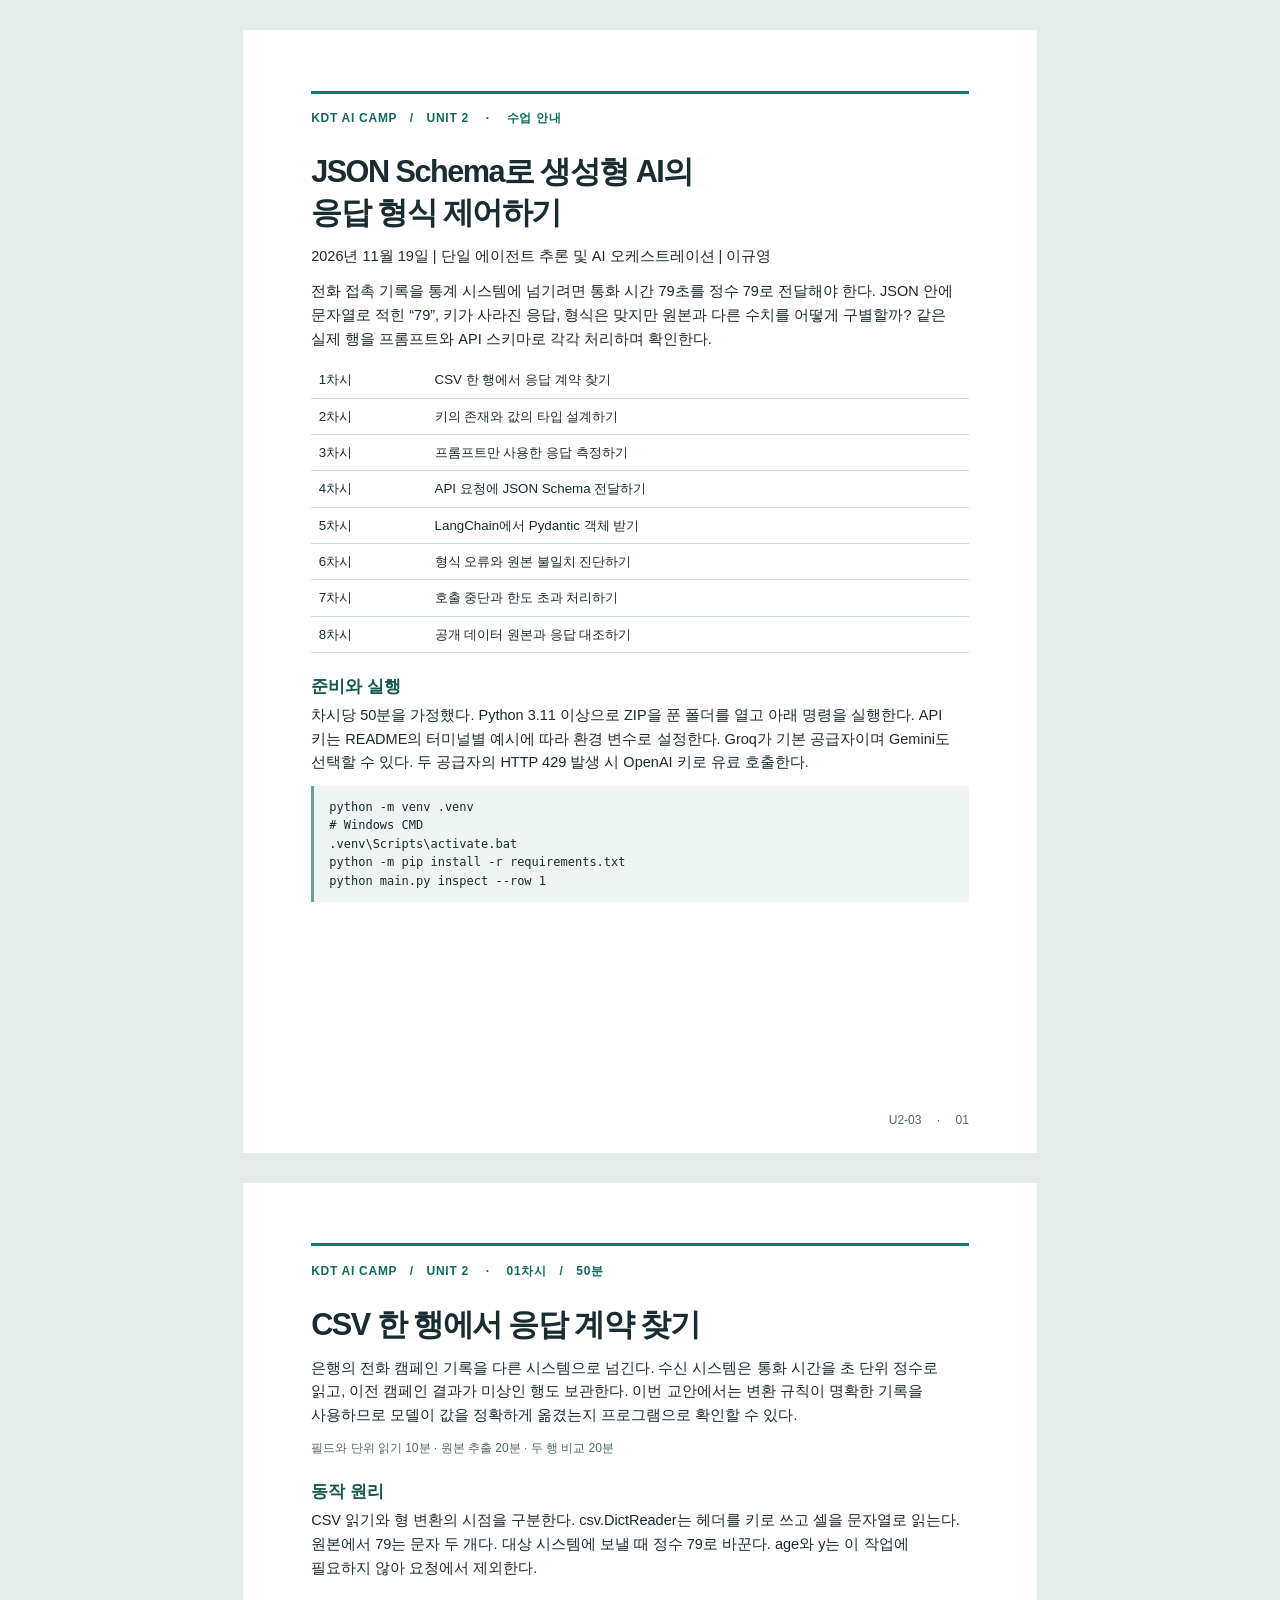
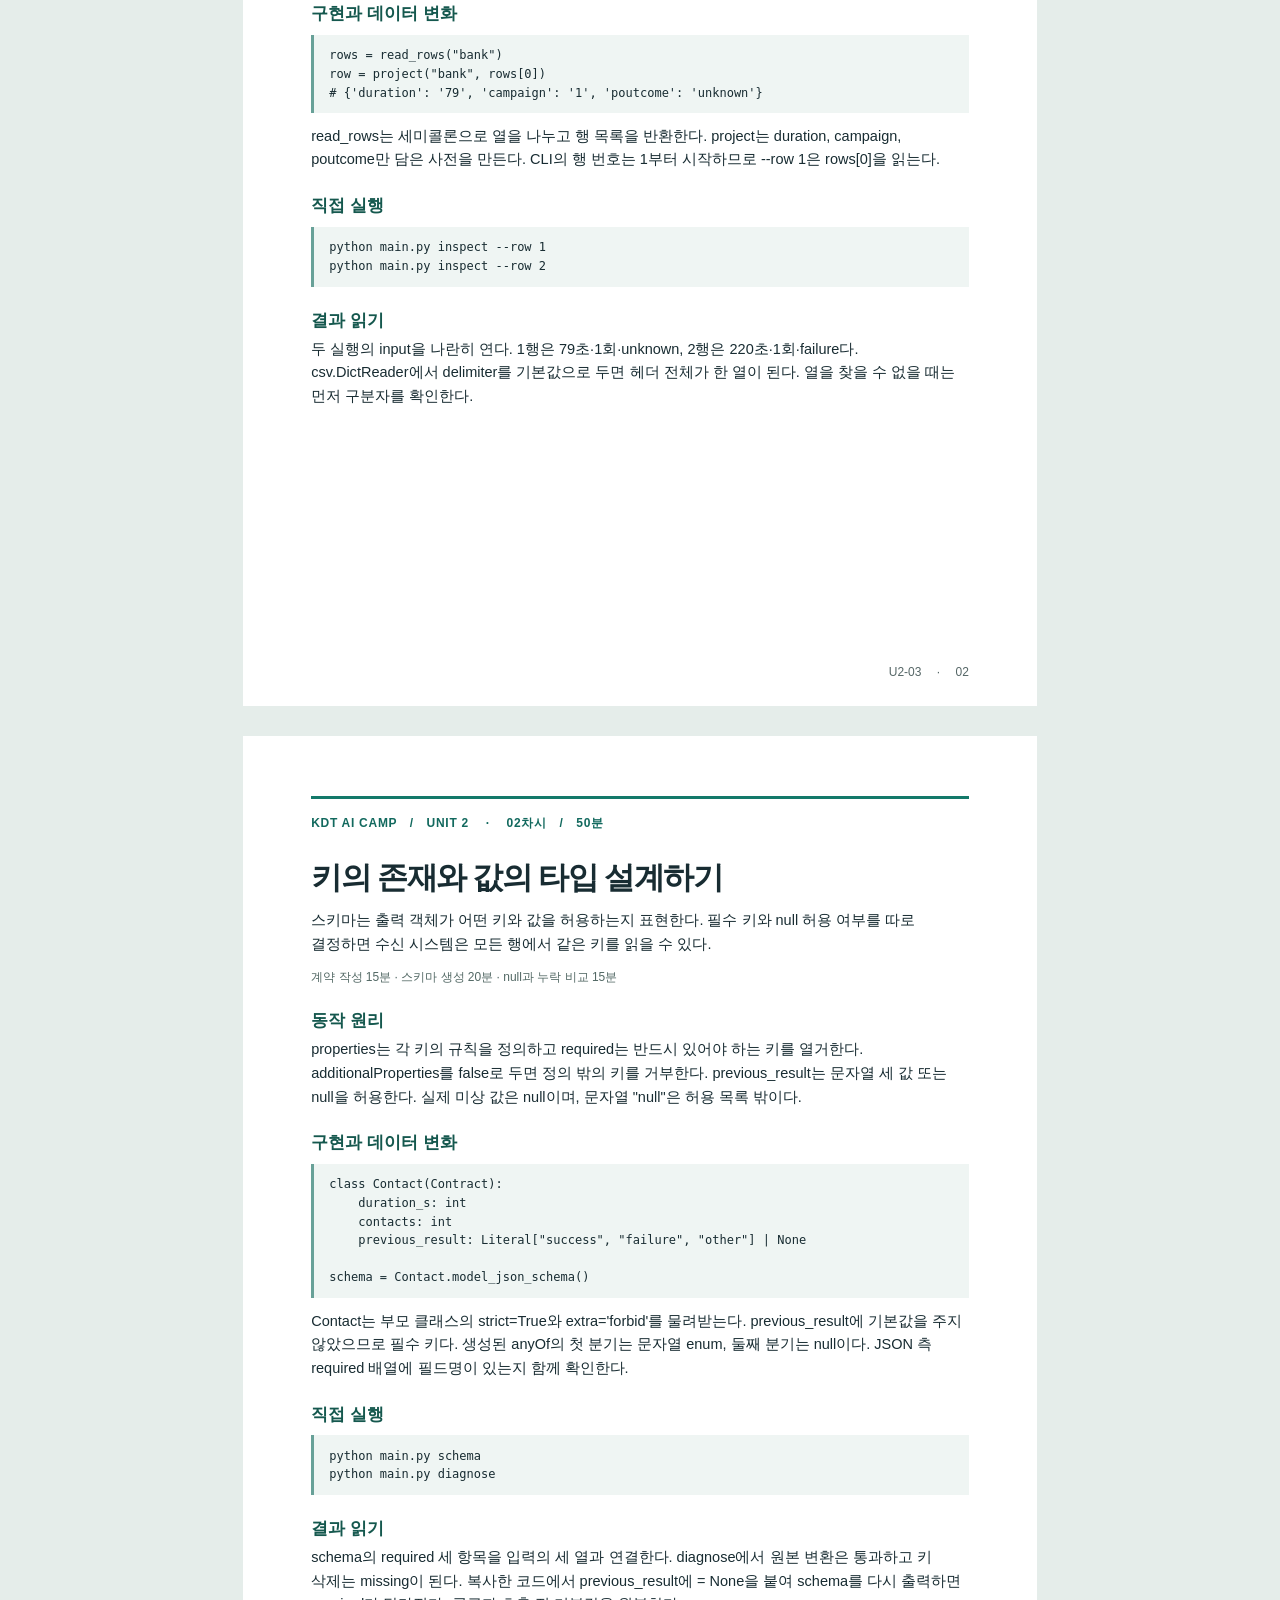
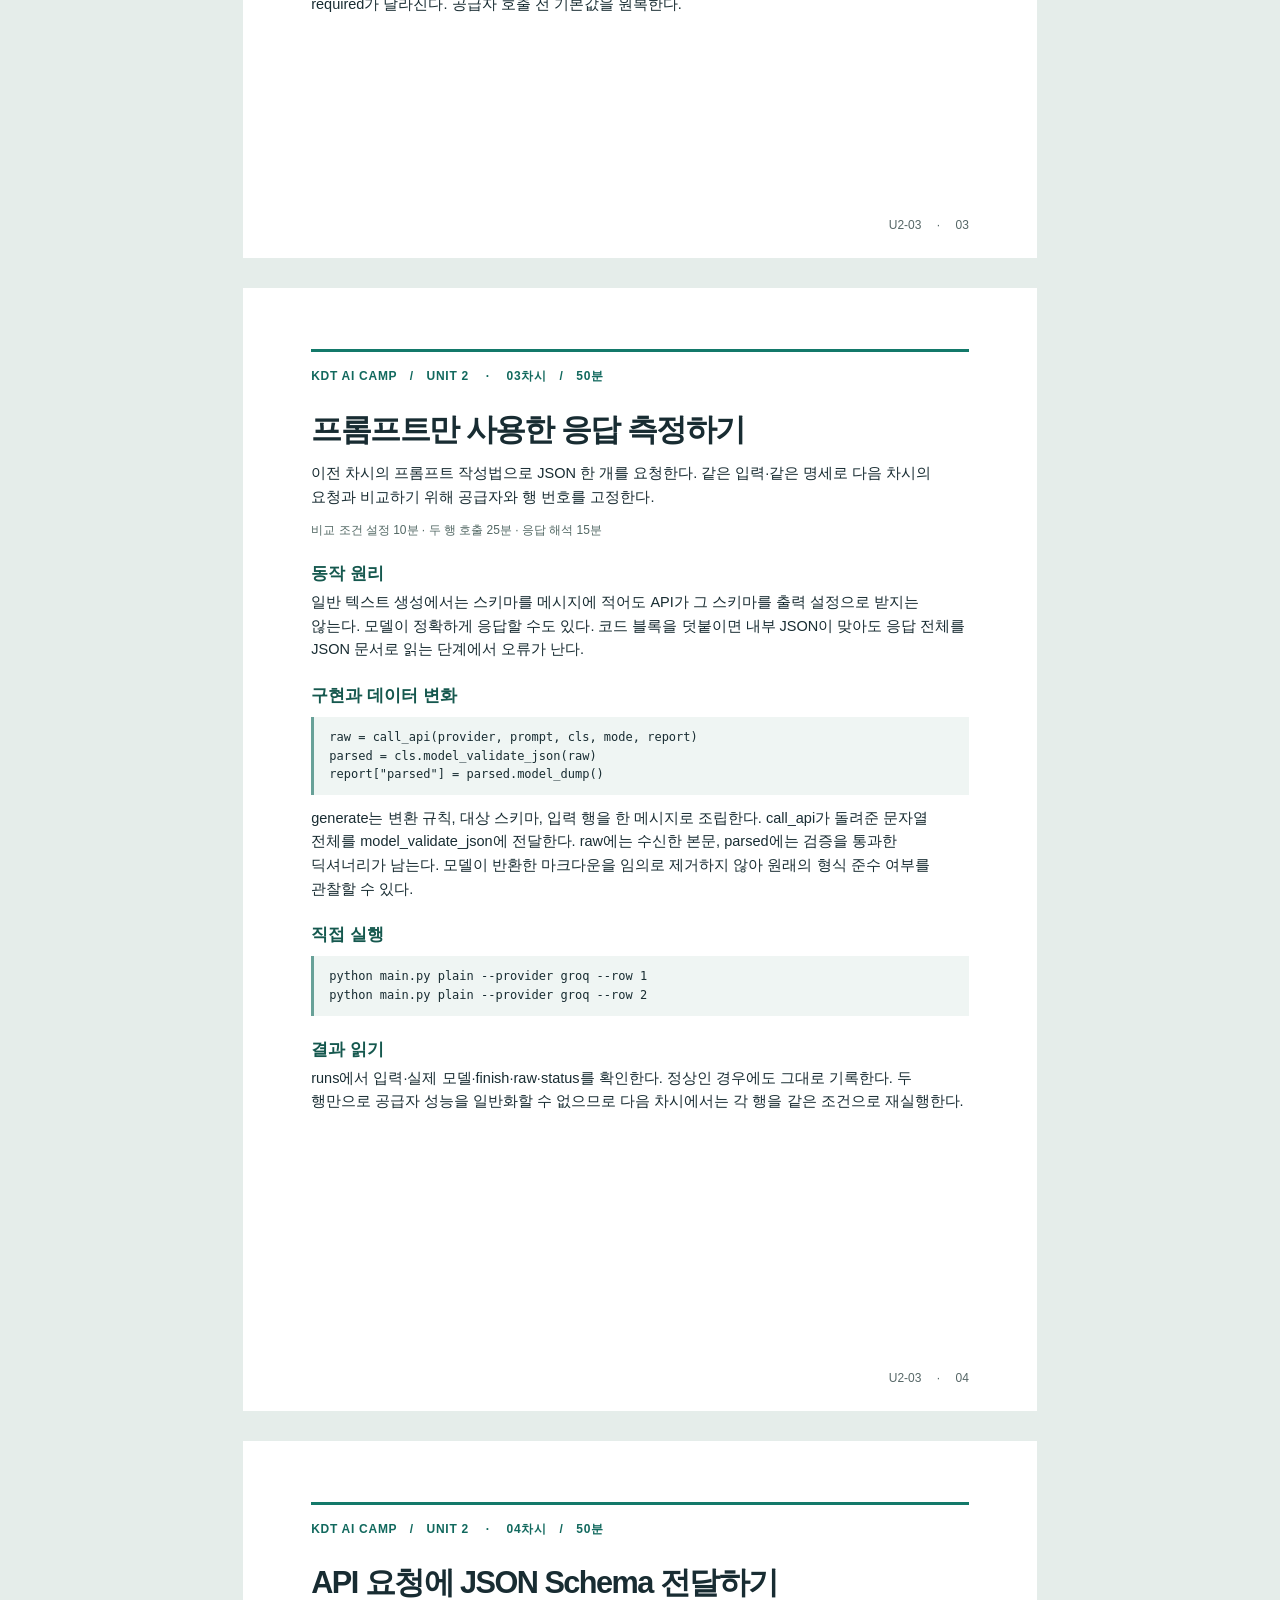
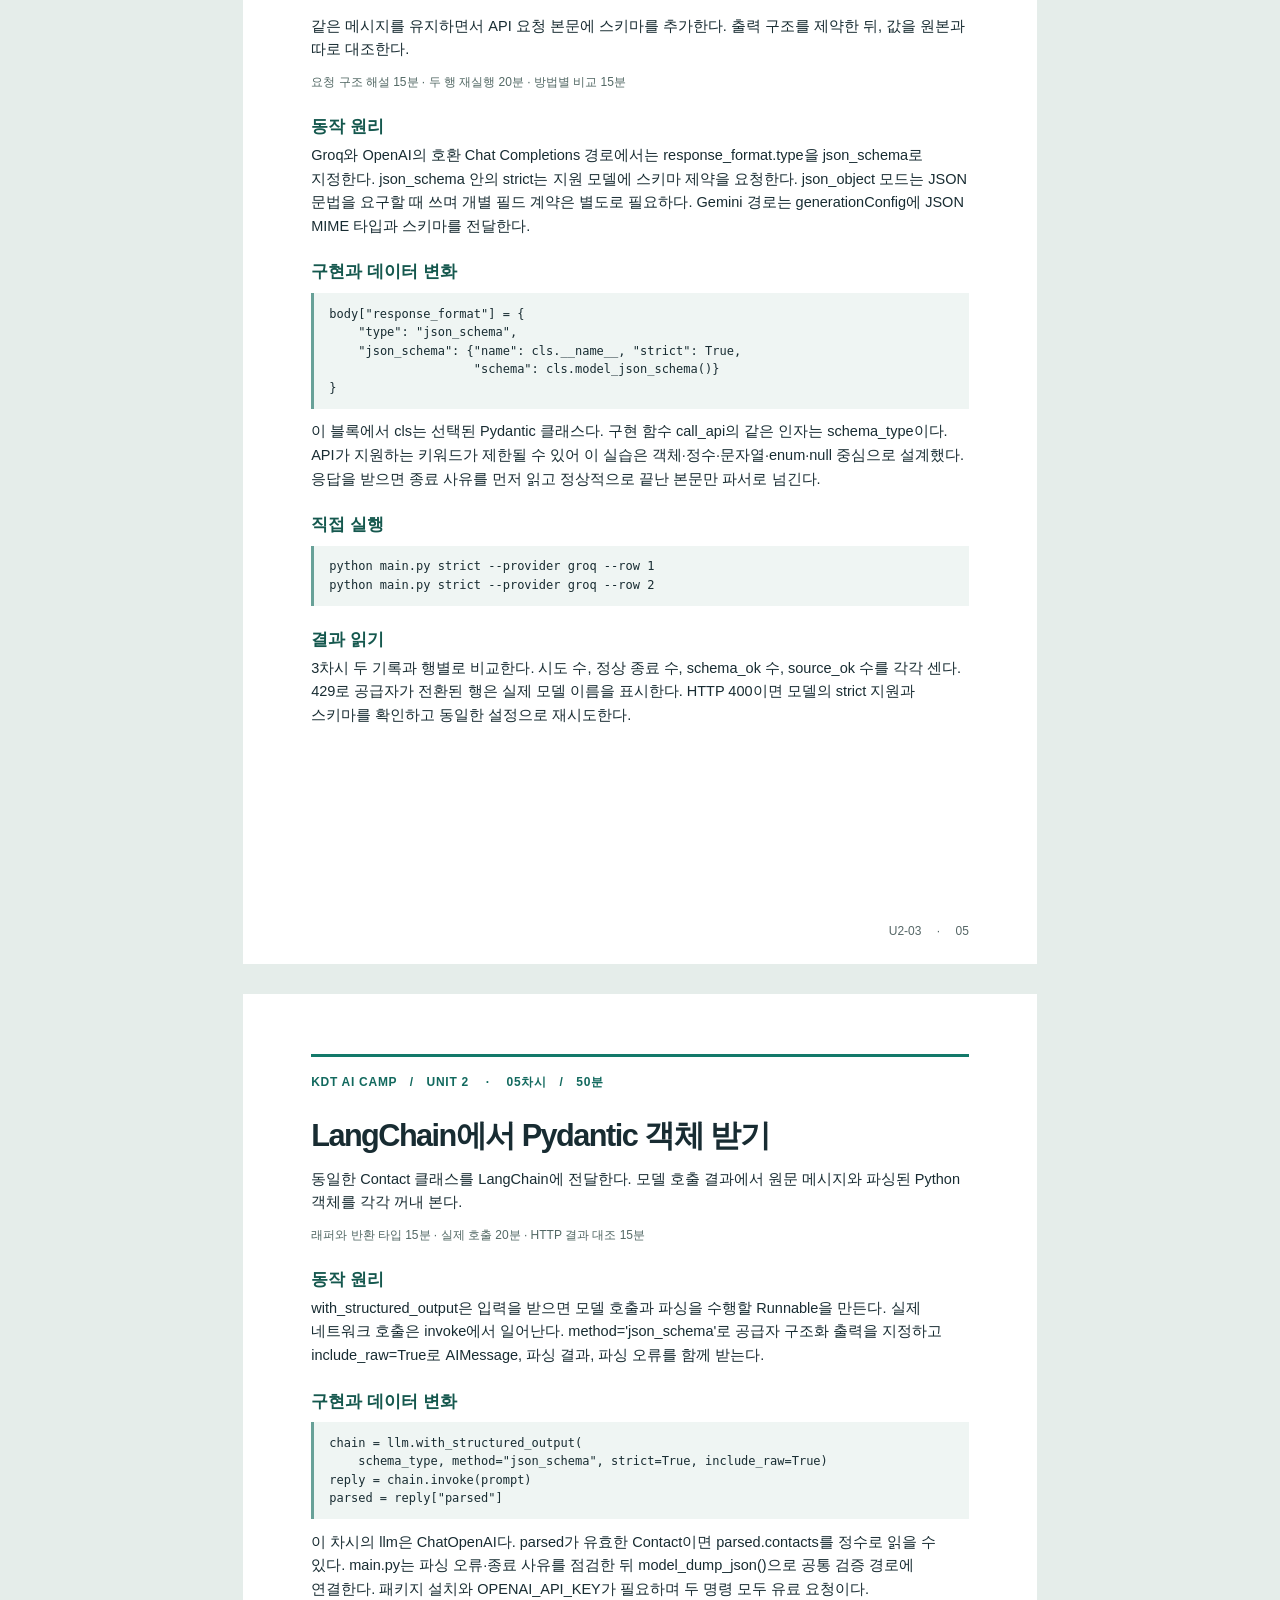
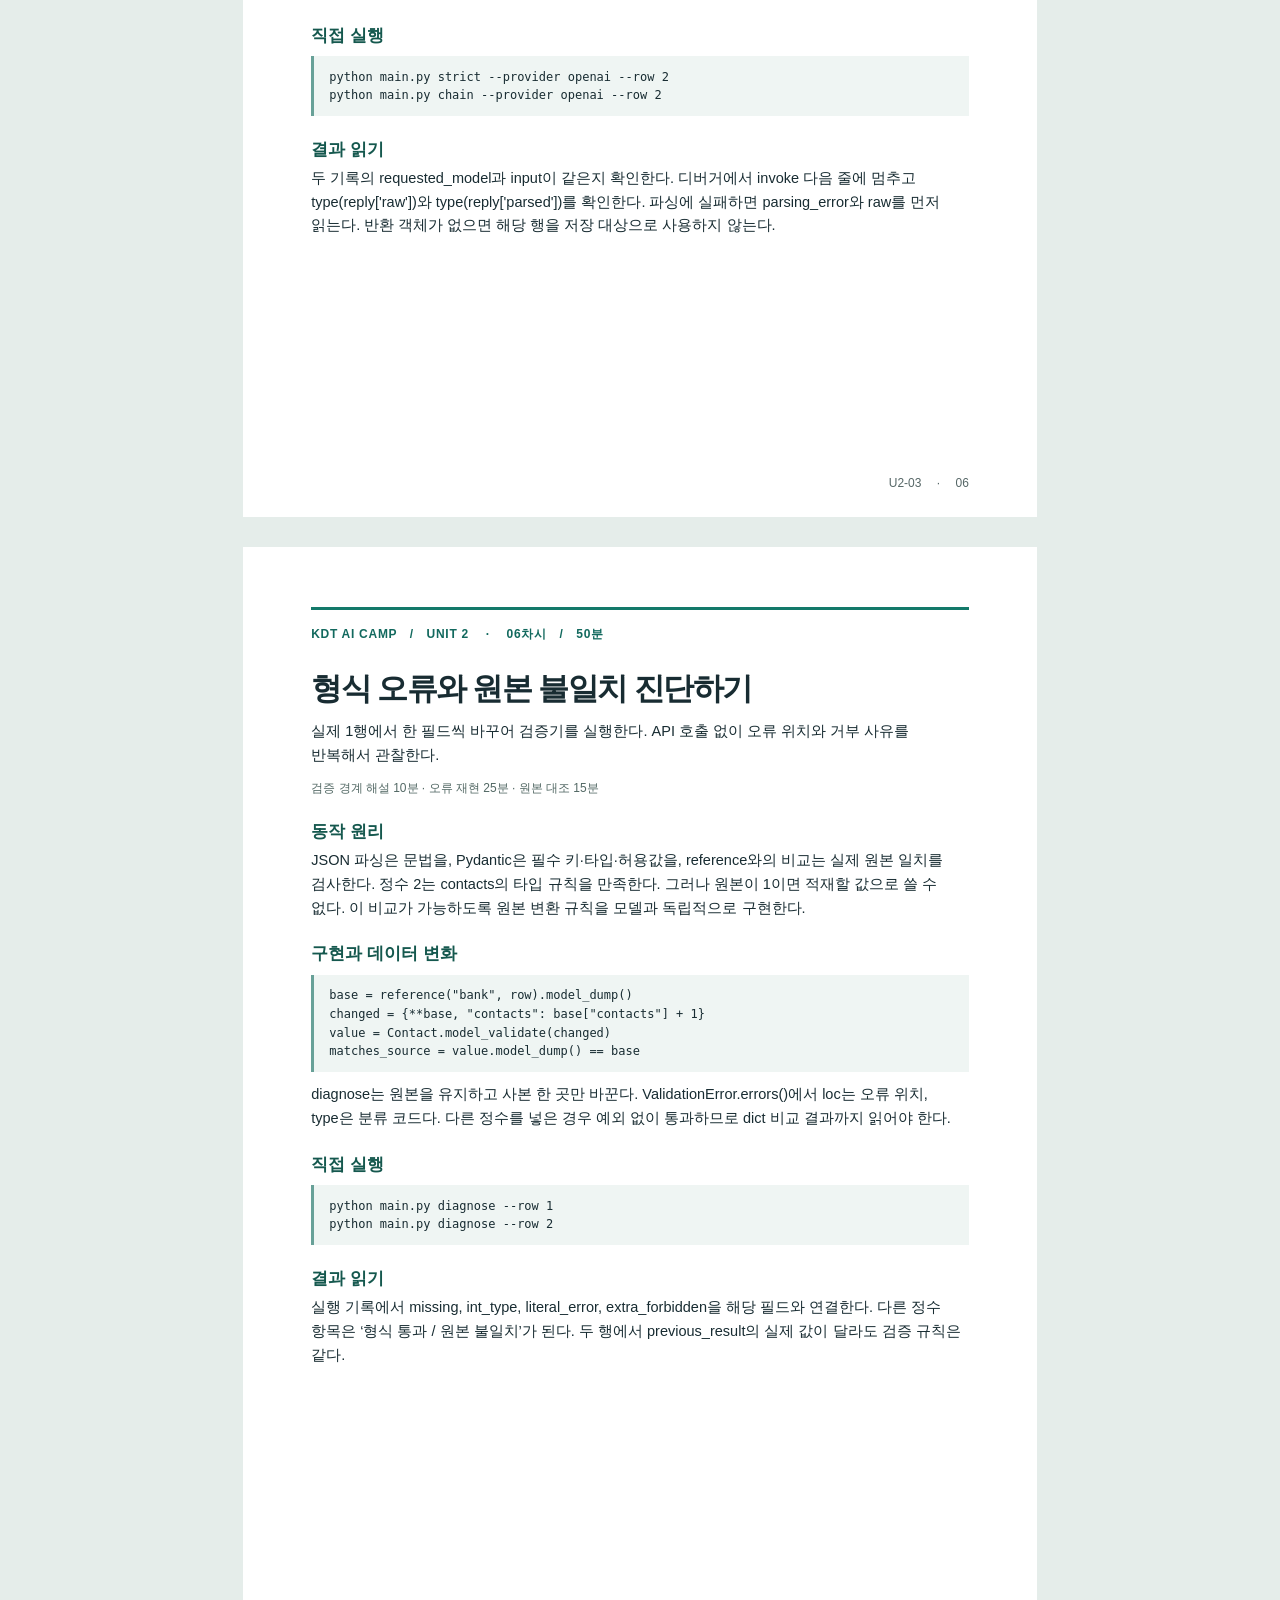
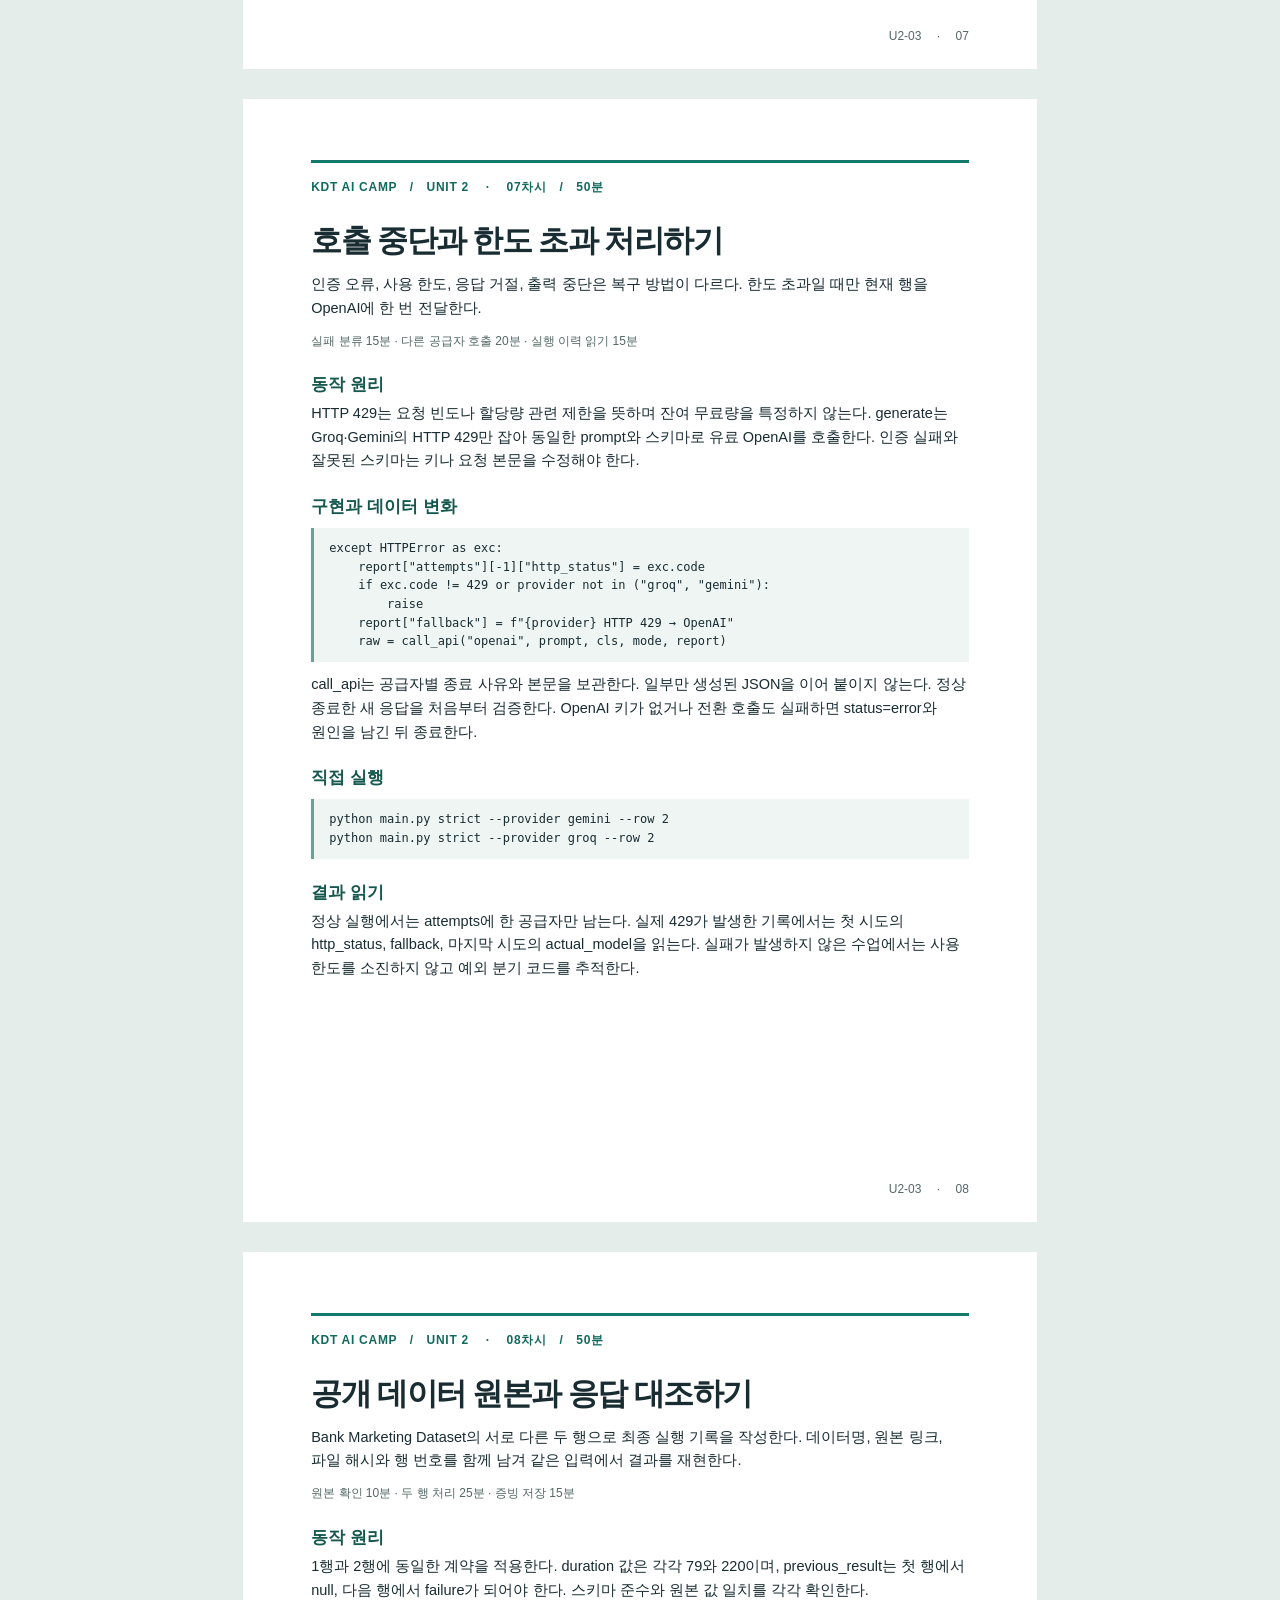
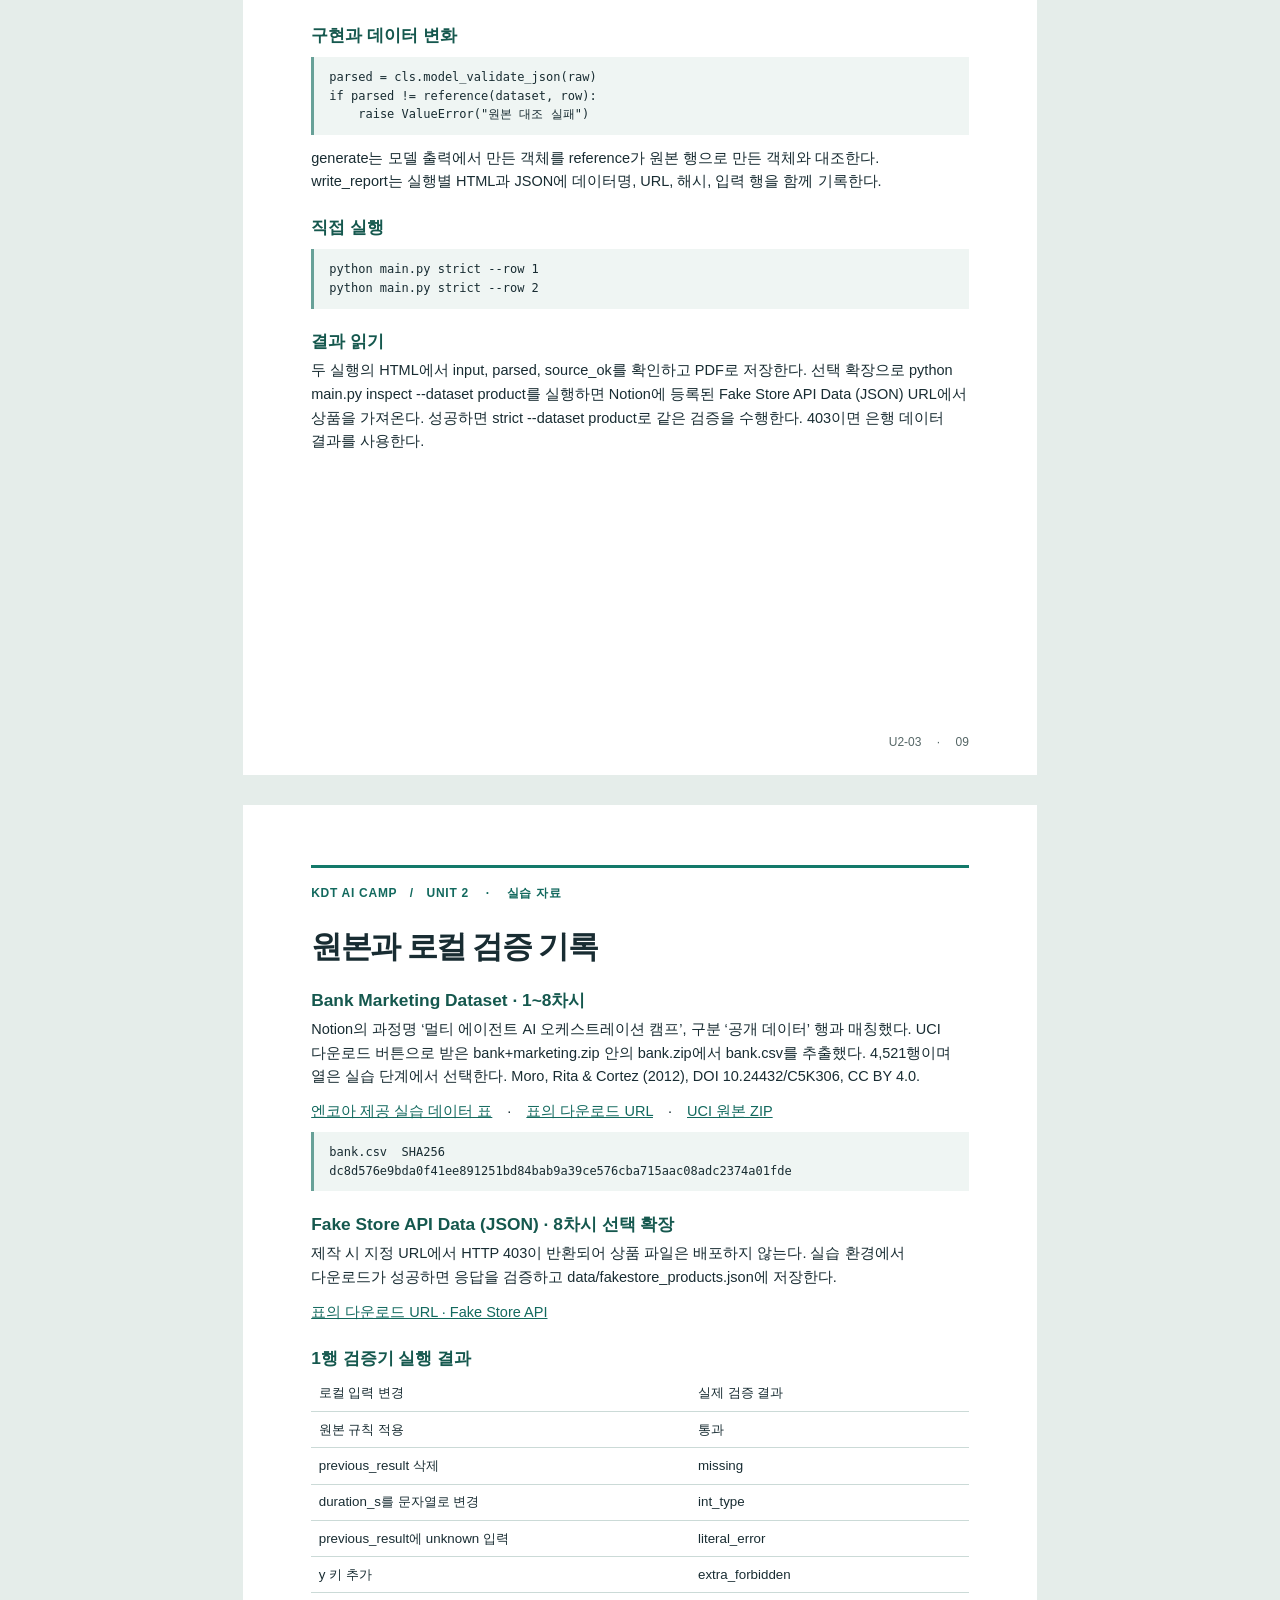
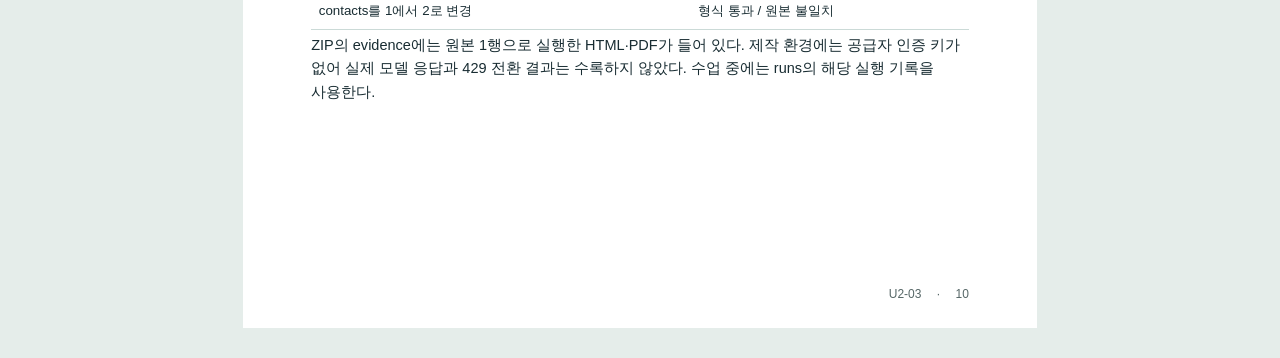
<file: U2-03_Structured_Output_20261119/U2-03_Structured_Output.html>
<!doctype html><html lang=ko><meta charset=utf-8><title>U2-03 구조화 출력 실습</title><style>@page{size:A4;margin:0}*{box-sizing:border-box}body{margin:0;background:#e5edea;color:#182c32;font:10.9pt/1.63 'Noto Sans CJK KR',sans-serif;word-break:keep-all}.page{background:white;width:210mm;min-height:297mm;padding:16mm 18mm 14mm;margin:8mm auto;position:relative;break-after:page}.page:last-child{break-after:auto}.tag{color:#12695e;font-size:9pt;letter-spacing:.06em;font-weight:bold;border-top:3px solid #13796a;padding-top:4mm}h1{font-size:23pt;line-height:1.35;margin:6mm 0 3mm;letter-spacing:-.05em}h2{font-size:13pt;color:#15584e;margin:5mm 0 1mm}p{margin:1mm 0 3mm}pre{font:9pt/1.55 'DejaVu Sans Mono','Noto Sans CJK KR',monospace;white-space:pre-wrap;overflow-wrap:anywhere;background:#eff5f3;border-left:3px solid #68a198;padding:3mm 4mm;margin:2mm 0 3mm;word-break:normal}table{border-collapse:collapse;width:100%;font-size:10pt}td,th{text-align:left;padding:1.8mm 2mm;border-bottom:1px solid #cbdad7}th{color:#16645a}.meta{color:#526864;font-size:9pt}.foot{position:absolute;bottom:6mm;right:18mm;font-size:9pt;color:#566}a{color:#12695e;overflow-wrap:anywhere}.small{font-size:9pt;word-break:break-all}@media print{body{background:white}.page{margin:0}}</style><section class=page><div class=tag>KDT AI CAMP　/　UNIT 2　 ·　 수업 안내</div><h1>JSON Schema로 생성형 AI의<br>응답 형식 제어하기</h1><p>2026년 11월 19일  |  단일 에이전트 추론 및 AI 오케스트레이션  |  이규영</p><p>전화 접촉 기록을 통계 시스템에 넘기려면 통화 시간 79초를 정수 79로 전달해야 한다. JSON 안에 문자열로 적힌 “79”, 키가 사라진 응답, 형식은 맞지만 원본과 다른 수치를 어떻게 구별할까? 같은 실제 행을 프롬프트와 API 스키마로 각각 처리하며 확인한다.</p><table><tr><td>1차시</td><td>CSV 한 행에서 응답 계약 찾기</td></tr><tr><td>2차시</td><td>키의 존재와 값의 타입 설계하기</td></tr><tr><td>3차시</td><td>프롬프트만 사용한 응답 측정하기</td></tr><tr><td>4차시</td><td>API 요청에 JSON Schema 전달하기</td></tr><tr><td>5차시</td><td>LangChain에서 Pydantic 객체 받기</td></tr><tr><td>6차시</td><td>형식 오류와 원본 불일치 진단하기</td></tr><tr><td>7차시</td><td>호출 중단과 한도 초과 처리하기</td></tr><tr><td>8차시</td><td>공개 데이터 원본과 응답 대조하기</td></tr></table><h2>준비와 실행</h2><p>차시당 50분을 가정했다. Python 3.11 이상으로 ZIP을 푼 폴더를 열고 아래 명령을 실행한다. API 키는 README의 터미널별 예시에 따라 환경 변수로 설정한다. Groq가 기본 공급자이며 Gemini도 선택할 수 있다. 두 공급자의 HTTP 429 발생 시 OpenAI 키로 유료 호출한다.</p><pre>python -m venv .venv
# Windows CMD
.venv\Scripts\activate.bat
python -m pip install -r requirements.txt
python main.py inspect --row 1</pre><div class=foot>U2-03　 ·　 01</div></section><section class=page><div class=tag>KDT AI CAMP　/　UNIT 2　 ·　 01차시　/　50분</div><h1>CSV 한 행에서 응답 계약 찾기</h1><p>은행의 전화 캠페인 기록을 다른 시스템으로 넘긴다. 수신 시스템은 통화 시간을 초 단위 정수로 읽고, 이전 캠페인 결과가 미상인 행도 보관한다. 이번 교안에서는 변환 규칙이 명확한 기록을 사용하므로 모델이 값을 정확하게 옮겼는지 프로그램으로 확인할 수 있다.</p><p class=meta>필드와 단위 읽기 10분 · 원본 추출 20분 · 두 행 비교 20분</p><h2>동작 원리</h2><p>CSV 읽기와 형 변환의 시점을 구분한다. csv.DictReader는 헤더를 키로 쓰고 셀을 문자열로 읽는다. 원본에서 79는 문자 두 개다. 대상 시스템에 보낼 때 정수 79로 바꾼다. age와 y는 이 작업에 필요하지 않아 요청에서 제외한다.</p><h2>구현과 데이터 변화</h2><pre>rows = read_rows(&quot;bank&quot;)
row = project(&quot;bank&quot;, rows[0])
# {&#x27;duration&#x27;: &#x27;79&#x27;, &#x27;campaign&#x27;: &#x27;1&#x27;, &#x27;poutcome&#x27;: &#x27;unknown&#x27;}</pre><p>read_rows는 세미콜론으로 열을 나누고 행 목록을 반환한다. project는 duration, campaign, poutcome만 담은 사전을 만든다. CLI의 행 번호는 1부터 시작하므로 --row 1은 rows[0]을 읽는다.</p><h2>직접 실행</h2><pre>python main.py inspect --row 1
python main.py inspect --row 2</pre><h2>결과 읽기</h2><p>두 실행의 input을 나란히 연다. 1행은 79초·1회·unknown, 2행은 220초·1회·failure다. csv.DictReader에서 delimiter를 기본값으로 두면 헤더 전체가 한 열이 된다. 열을 찾을 수 없을 때는 먼저 구분자를 확인한다.</p><div class=foot>U2-03　 ·　 02</div></section><section class=page><div class=tag>KDT AI CAMP　/　UNIT 2　 ·　 02차시　/　50분</div><h1>키의 존재와 값의 타입 설계하기</h1><p>스키마는 출력 객체가 어떤 키와 값을 허용하는지 표현한다. 필수 키와 null 허용 여부를 따로 결정하면 수신 시스템은 모든 행에서 같은 키를 읽을 수 있다.</p><p class=meta>계약 작성 15분 · 스키마 생성 20분 · null과 누락 비교 15분</p><h2>동작 원리</h2><p>properties는 각 키의 규칙을 정의하고 required는 반드시 있어야 하는 키를 열거한다. additionalProperties를 false로 두면 정의 밖의 키를 거부한다. previous_result는 문자열 세 값 또는 null을 허용한다. 실제 미상 값은 null이며, 문자열 &quot;null&quot;은 허용 목록 밖이다.</p><h2>구현과 데이터 변화</h2><pre>class Contact(Contract):
    duration_s: int
    contacts: int
    previous_result: Literal[&quot;success&quot;, &quot;failure&quot;, &quot;other&quot;] | None

schema = Contact.model_json_schema()</pre><p>Contact는 부모 클래스의 strict=True와 extra=&#x27;forbid&#x27;를 물려받는다. previous_result에 기본값을 주지 않았으므로 필수 키다. 생성된 anyOf의 첫 분기는 문자열 enum, 둘째 분기는 null이다. JSON 측 required 배열에 필드명이 있는지 함께 확인한다.</p><h2>직접 실행</h2><pre>python main.py schema
python main.py diagnose</pre><h2>결과 읽기</h2><p>schema의 required 세 항목을 입력의 세 열과 연결한다. diagnose에서 원본 변환은 통과하고 키 삭제는 missing이 된다. 복사한 코드에서 previous_result에 = None을 붙여 schema를 다시 출력하면 required가 달라진다. 공급자 호출 전 기본값을 원복한다.</p><div class=foot>U2-03　 ·　 03</div></section><section class=page><div class=tag>KDT AI CAMP　/　UNIT 2　 ·　 03차시　/　50분</div><h1>프롬프트만 사용한 응답 측정하기</h1><p>이전 차시의 프롬프트 작성법으로 JSON 한 개를 요청한다. 같은 입력·같은 명세로 다음 차시의 요청과 비교하기 위해 공급자와 행 번호를 고정한다.</p><p class=meta>비교 조건 설정 10분 · 두 행 호출 25분 · 응답 해석 15분</p><h2>동작 원리</h2><p>일반 텍스트 생성에서는 스키마를 메시지에 적어도 API가 그 스키마를 출력 설정으로 받지는 않는다. 모델이 정확하게 응답할 수도 있다. 코드 블록을 덧붙이면 내부 JSON이 맞아도 응답 전체를 JSON 문서로 읽는 단계에서 오류가 난다.</p><h2>구현과 데이터 변화</h2><pre>raw = call_api(provider, prompt, cls, mode, report)
parsed = cls.model_validate_json(raw)
report[&quot;parsed&quot;] = parsed.model_dump()</pre><p>generate는 변환 규칙, 대상 스키마, 입력 행을 한 메시지로 조립한다. call_api가 돌려준 문자열 전체를 model_validate_json에 전달한다. raw에는 수신한 본문, parsed에는 검증을 통과한 딕셔너리가 남는다. 모델이 반환한 마크다운을 임의로 제거하지 않아 원래의 형식 준수 여부를 관찰할 수 있다.</p><h2>직접 실행</h2><pre>python main.py plain --provider groq --row 1
python main.py plain --provider groq --row 2</pre><h2>결과 읽기</h2><p>runs에서 입력·실제 모델·finish·raw·status를 확인한다. 정상인 경우에도 그대로 기록한다. 두 행만으로 공급자 성능을 일반화할 수 없으므로 다음 차시에서는 각 행을 같은 조건으로 재실행한다.</p><div class=foot>U2-03　 ·　 04</div></section><section class=page><div class=tag>KDT AI CAMP　/　UNIT 2　 ·　 04차시　/　50분</div><h1>API 요청에 JSON Schema 전달하기</h1><p>같은 메시지를 유지하면서 API 요청 본문에 스키마를 추가한다. 출력 구조를 제약한 뒤, 값을 원본과 따로 대조한다.</p><p class=meta>요청 구조 해설 15분 · 두 행 재실행 20분 · 방법별 비교 15분</p><h2>동작 원리</h2><p>Groq와 OpenAI의 호환 Chat Completions 경로에서는 response_format.type을 json_schema로 지정한다. json_schema 안의 strict는 지원 모델에 스키마 제약을 요청한다. json_object 모드는 JSON 문법을 요구할 때 쓰며 개별 필드 계약은 별도로 필요하다. Gemini 경로는 generationConfig에 JSON MIME 타입과 스키마를 전달한다.</p><h2>구현과 데이터 변화</h2><pre>body[&quot;response_format&quot;] = {
    &quot;type&quot;: &quot;json_schema&quot;,
    &quot;json_schema&quot;: {&quot;name&quot;: cls.__name__, &quot;strict&quot;: True,
                    &quot;schema&quot;: cls.model_json_schema()}
}</pre><p>이 블록에서 cls는 선택된 Pydantic 클래스다. 구현 함수 call_api의 같은 인자는 schema_type이다. API가 지원하는 키워드가 제한될 수 있어 이 실습은 객체·정수·문자열·enum·null 중심으로 설계했다. 응답을 받으면 종료 사유를 먼저 읽고 정상적으로 끝난 본문만 파서로 넘긴다.</p><h2>직접 실행</h2><pre>python main.py strict --provider groq --row 1
python main.py strict --provider groq --row 2</pre><h2>결과 읽기</h2><p>3차시 두 기록과 행별로 비교한다. 시도 수, 정상 종료 수, schema_ok 수, source_ok 수를 각각 센다. 429로 공급자가 전환된 행은 실제 모델 이름을 표시한다. HTTP 400이면 모델의 strict 지원과 스키마를 확인하고 동일한 설정으로 재시도한다.</p><div class=foot>U2-03　 ·　 05</div></section><section class=page><div class=tag>KDT AI CAMP　/　UNIT 2　 ·　 05차시　/　50분</div><h1>LangChain에서 Pydantic 객체 받기</h1><p>동일한 Contact 클래스를 LangChain에 전달한다. 모델 호출 결과에서 원문 메시지와 파싱된 Python 객체를 각각 꺼내 본다.</p><p class=meta>래퍼와 반환 타입 15분 · 실제 호출 20분 · HTTP 결과 대조 15분</p><h2>동작 원리</h2><p>with_structured_output은 입력을 받으면 모델 호출과 파싱을 수행할 Runnable을 만든다. 실제 네트워크 호출은 invoke에서 일어난다. method=&#x27;json_schema&#x27;로 공급자 구조화 출력을 지정하고 include_raw=True로 AIMessage, 파싱 결과, 파싱 오류를 함께 받는다.</p><h2>구현과 데이터 변화</h2><pre>chain = llm.with_structured_output(
    schema_type, method=&quot;json_schema&quot;, strict=True, include_raw=True)
reply = chain.invoke(prompt)
parsed = reply[&quot;parsed&quot;]</pre><p>이 차시의 llm은 ChatOpenAI다. parsed가 유효한 Contact이면 parsed.contacts를 정수로 읽을 수 있다. main.py는 파싱 오류·종료 사유를 점검한 뒤 model_dump_json()으로 공통 검증 경로에 연결한다. 패키지 설치와 OPENAI_API_KEY가 필요하며 두 명령 모두 유료 요청이다.</p><h2>직접 실행</h2><pre>python main.py strict --provider openai --row 2
python main.py chain --provider openai --row 2</pre><h2>결과 읽기</h2><p>두 기록의 requested_model과 input이 같은지 확인한다. 디버거에서 invoke 다음 줄에 멈추고 type(reply[&#x27;raw&#x27;])와 type(reply[&#x27;parsed&#x27;])를 확인한다. 파싱에 실패하면 parsing_error와 raw를 먼저 읽는다. 반환 객체가 없으면 해당 행을 저장 대상으로 사용하지 않는다.</p><div class=foot>U2-03　 ·　 06</div></section><section class=page><div class=tag>KDT AI CAMP　/　UNIT 2　 ·　 06차시　/　50분</div><h1>형식 오류와 원본 불일치 진단하기</h1><p>실제 1행에서 한 필드씩 바꾸어 검증기를 실행한다. API 호출 없이 오류 위치와 거부 사유를 반복해서 관찰한다.</p><p class=meta>검증 경계 해설 10분 · 오류 재현 25분 · 원본 대조 15분</p><h2>동작 원리</h2><p>JSON 파싱은 문법을, Pydantic은 필수 키·타입·허용값을, reference와의 비교는 실제 원본 일치를 검사한다. 정수 2는 contacts의 타입 규칙을 만족한다. 그러나 원본이 1이면 적재할 값으로 쓸 수 없다. 이 비교가 가능하도록 원본 변환 규칙을 모델과 독립적으로 구현한다.</p><h2>구현과 데이터 변화</h2><pre>base = reference(&quot;bank&quot;, row).model_dump()
changed = {**base, &quot;contacts&quot;: base[&quot;contacts&quot;] + 1}
value = Contact.model_validate(changed)
matches_source = value.model_dump() == base</pre><p>diagnose는 원본을 유지하고 사본 한 곳만 바꾼다. ValidationError.errors()에서 loc는 오류 위치, type은 분류 코드다. 다른 정수를 넣은 경우 예외 없이 통과하므로 dict 비교 결과까지 읽어야 한다.</p><h2>직접 실행</h2><pre>python main.py diagnose --row 1
python main.py diagnose --row 2</pre><h2>결과 읽기</h2><p>실행 기록에서 missing, int_type, literal_error, extra_forbidden을 해당 필드와 연결한다. 다른 정수 항목은 ‘형식 통과 / 원본 불일치’가 된다. 두 행에서 previous_result의 실제 값이 달라도 검증 규칙은 같다.</p><div class=foot>U2-03　 ·　 07</div></section><section class=page><div class=tag>KDT AI CAMP　/　UNIT 2　 ·　 07차시　/　50분</div><h1>호출 중단과 한도 초과 처리하기</h1><p>인증 오류, 사용 한도, 응답 거절, 출력 중단은 복구 방법이 다르다. 한도 초과일 때만 현재 행을 OpenAI에 한 번 전달한다.</p><p class=meta>실패 분류 15분 · 다른 공급자 호출 20분 · 실행 이력 읽기 15분</p><h2>동작 원리</h2><p>HTTP 429는 요청 빈도나 할당량 관련 제한을 뜻하며 잔여 무료량을 특정하지 않는다. generate는 Groq·Gemini의 HTTP 429만 잡아 동일한 prompt와 스키마로 유료 OpenAI를 호출한다. 인증 실패와 잘못된 스키마는 키나 요청 본문을 수정해야 한다.</p><h2>구현과 데이터 변화</h2><pre>except HTTPError as exc:
    report[&quot;attempts&quot;][-1][&quot;http_status&quot;] = exc.code
    if exc.code != 429 or provider not in (&quot;groq&quot;, &quot;gemini&quot;):
        raise
    report[&quot;fallback&quot;] = f&quot;{provider} HTTP 429 → OpenAI&quot;
    raw = call_api(&quot;openai&quot;, prompt, cls, mode, report)</pre><p>call_api는 공급자별 종료 사유와 본문을 보관한다. 일부만 생성된 JSON을 이어 붙이지 않는다. 정상 종료한 새 응답을 처음부터 검증한다. OpenAI 키가 없거나 전환 호출도 실패하면 status=error와 원인을 남긴 뒤 종료한다.</p><h2>직접 실행</h2><pre>python main.py strict --provider gemini --row 2
python main.py strict --provider groq --row 2</pre><h2>결과 읽기</h2><p>정상 실행에서는 attempts에 한 공급자만 남는다. 실제 429가 발생한 기록에서는 첫 시도의 http_status, fallback, 마지막 시도의 actual_model을 읽는다. 실패가 발생하지 않은 수업에서는 사용 한도를 소진하지 않고 예외 분기 코드를 추적한다.</p><div class=foot>U2-03　 ·　 08</div></section><section class=page><div class=tag>KDT AI CAMP　/　UNIT 2　 ·　 08차시　/　50분</div><h1>공개 데이터 원본과 응답 대조하기</h1><p>Bank Marketing Dataset의 서로 다른 두 행으로 최종 실행 기록을 작성한다. 데이터명, 원본 링크, 파일 해시와 행 번호를 함께 남겨 같은 입력에서 결과를 재현한다.</p><p class=meta>원본 확인 10분 · 두 행 처리 25분 · 증빙 저장 15분</p><h2>동작 원리</h2><p>1행과 2행에 동일한 계약을 적용한다. duration 값은 각각 79와 220이며, previous_result는 첫 행에서 null, 다음 행에서 failure가 되어야 한다. 스키마 준수와 원본 값 일치를 각각 확인한다.</p><h2>구현과 데이터 변화</h2><pre>parsed = cls.model_validate_json(raw)
if parsed != reference(dataset, row):
    raise ValueError(&quot;원본 대조 실패&quot;)</pre><p>generate는 모델 출력에서 만든 객체를 reference가 원본 행으로 만든 객체와 대조한다. write_report는 실행별 HTML과 JSON에 데이터명, URL, 해시, 입력 행을 함께 기록한다.</p><h2>직접 실행</h2><pre>python main.py strict --row 1
python main.py strict --row 2</pre><h2>결과 읽기</h2><p>두 실행의 HTML에서 input, parsed, source_ok를 확인하고 PDF로 저장한다. 선택 확장으로 python main.py inspect --dataset product를 실행하면 Notion에 등록된 Fake Store API Data (JSON) URL에서 상품을 가져온다. 성공하면 strict --dataset product로 같은 검증을 수행한다. 403이면 은행 데이터 결과를 사용한다.</p><div class=foot>U2-03　 ·　 09</div></section><section class=page><div class=tag>KDT AI CAMP　/　UNIT 2　 ·　 실습 자료</div><h1>원본과 로컬 검증 기록</h1><h2>Bank Marketing Dataset · 1~8차시</h2><p>Notion의 과정명 ‘멀티 에이전트 AI 오케스트레이션 캠프’, 구분 ‘공개 데이터’ 행과 매칭했다. UCI 다운로드 버튼으로 받은 bank+marketing.zip 안의 bank.zip에서 bank.csv를 추출했다. 4,521행이며 열은 실습 단계에서 선택한다. Moro, Rita &amp; Cortez (2012), DOI 10.24432/C5K306, CC BY 4.0.</p><a href="https://playdatacademy.notion.site/c40d943bcac283c9a414016e1a2012ad">엔코아 제공 실습 데이터 표</a>　·　<a href="https://archive.ics.uci.edu/dataset/222/bank+marketing">표의 다운로드 URL</a>　·　<a href="https://archive.ics.uci.edu/static/public/222/bank+marketing.zip">UCI 원본 ZIP</a><pre>bank.csv  SHA256
dc8d576e9bda0f41ee891251bd84bab9a39ce576cba715aac08adc2374a01fde</pre><h2>Fake Store API Data (JSON) · 8차시 선택 확장</h2><p>제작 시 지정 URL에서 HTTP 403이 반환되어 상품 파일은 배포하지 않는다. 실습 환경에서 다운로드가 성공하면 응답을 검증하고 data/fakestore_products.json에 저장한다.</p><a href="https://fakestoreapi.com/products">표의 다운로드 URL · Fake Store API</a><h2>1행 검증기 실행 결과</h2><table><tr><td>로컬 입력 변경</td><td>실제 검증 결과</td></tr><tr><td>원본 규칙 적용</td><td>통과</td></tr><tr><td>previous_result 삭제</td><td>missing</td></tr><tr><td>duration_s를 문자열로 변경</td><td>int_type</td></tr><tr><td>previous_result에 unknown 입력</td><td>literal_error</td></tr><tr><td>y 키 추가</td><td>extra_forbidden</td></tr><tr><td>contacts를 1에서 2로 변경</td><td>형식 통과 / 원본 불일치</td></tr></table><p>ZIP의 evidence에는 원본 1행으로 실행한 HTML·PDF가 들어 있다. 제작 환경에는 공급자 인증 키가 없어 실제 모델 응답과 429 전환 결과는 수록하지 않았다. 수업 중에는 runs의 해당 실행 기록을 사용한다.</p><div class=foot>U2-03　 ·　 10</div></section></html>
</file>
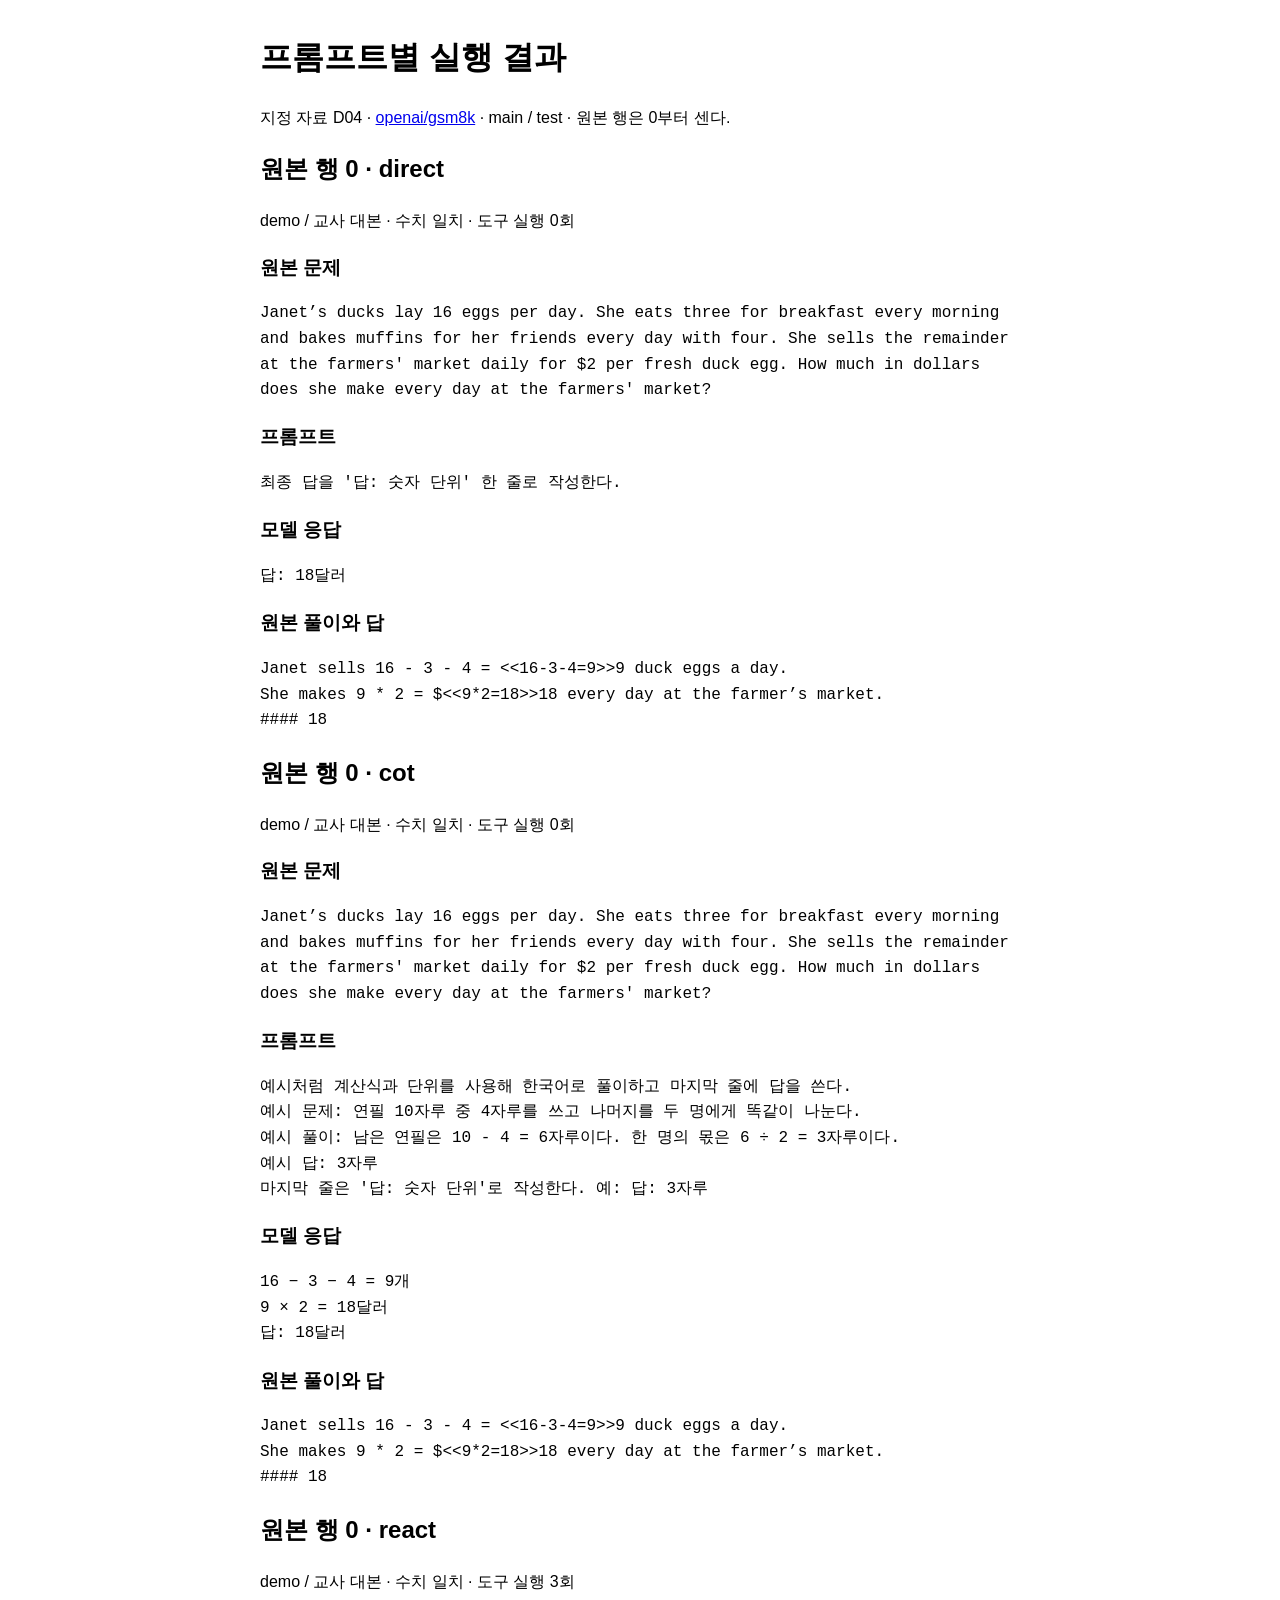
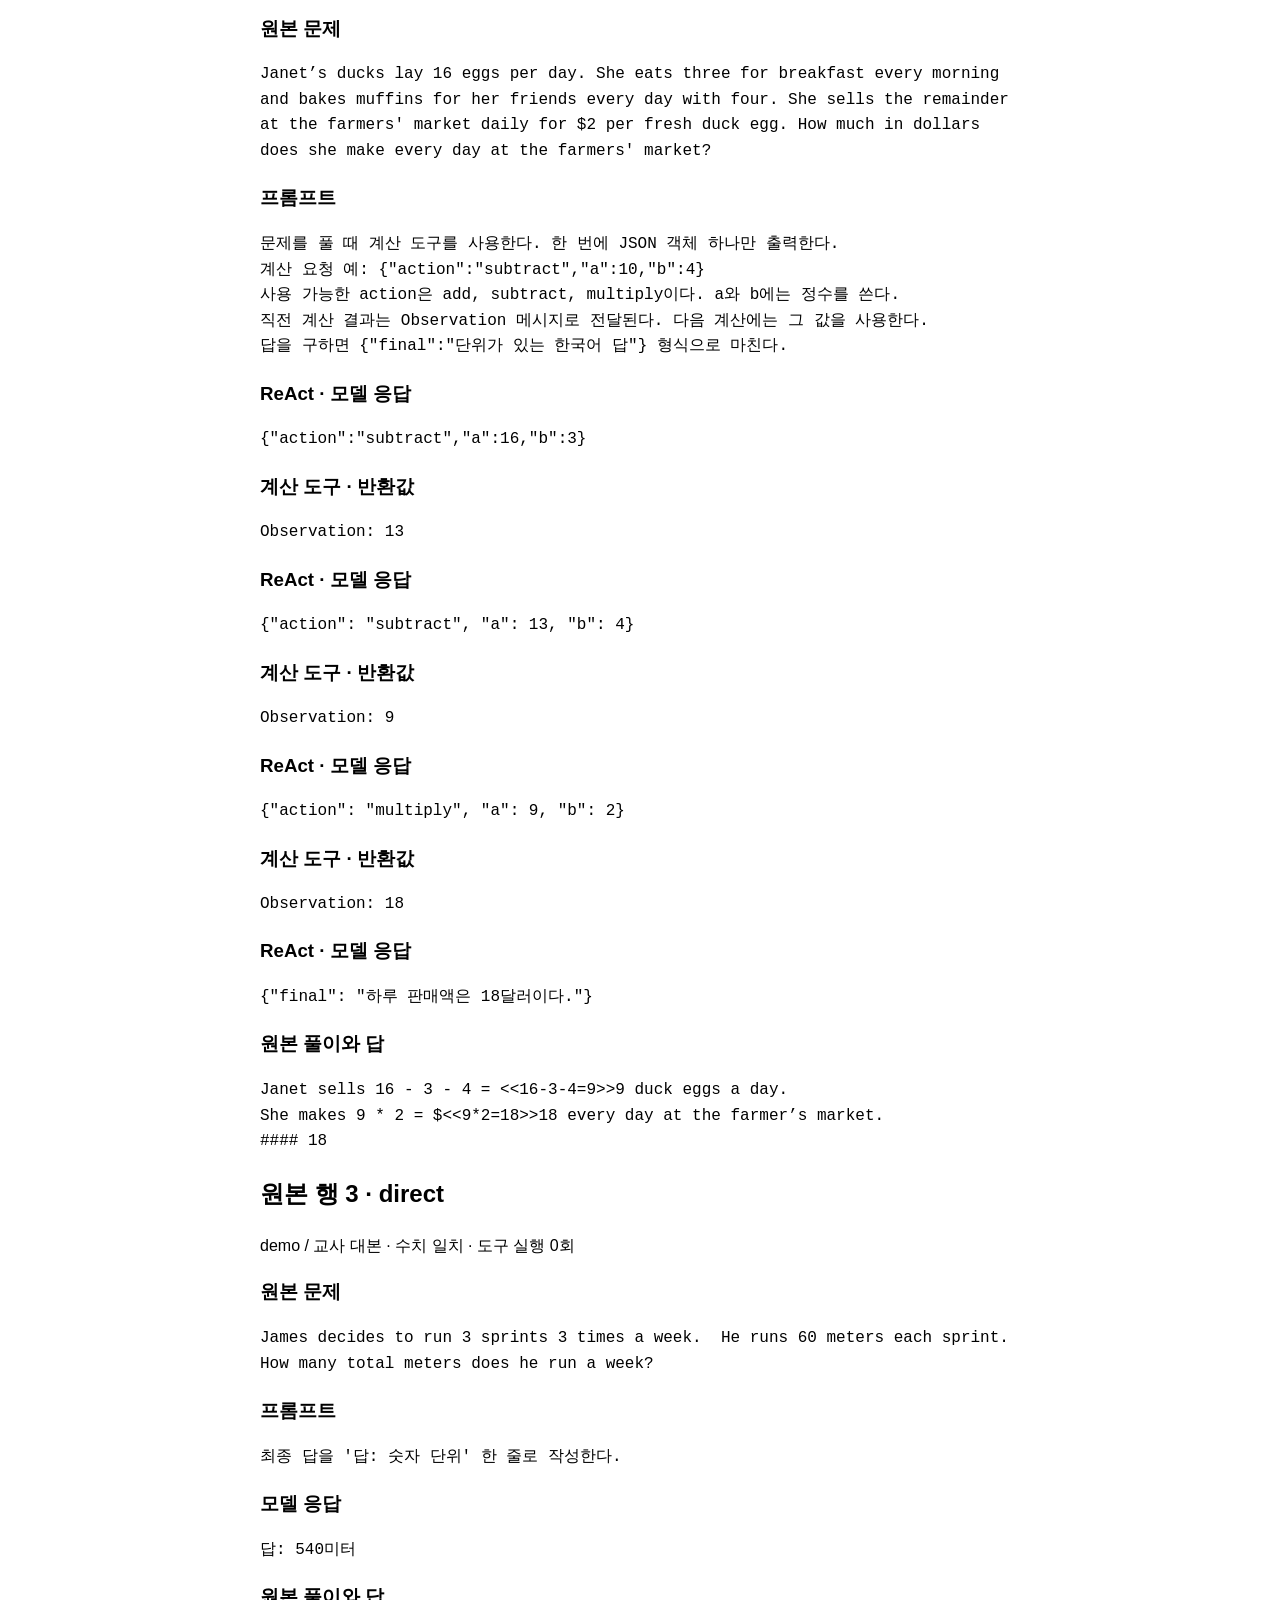
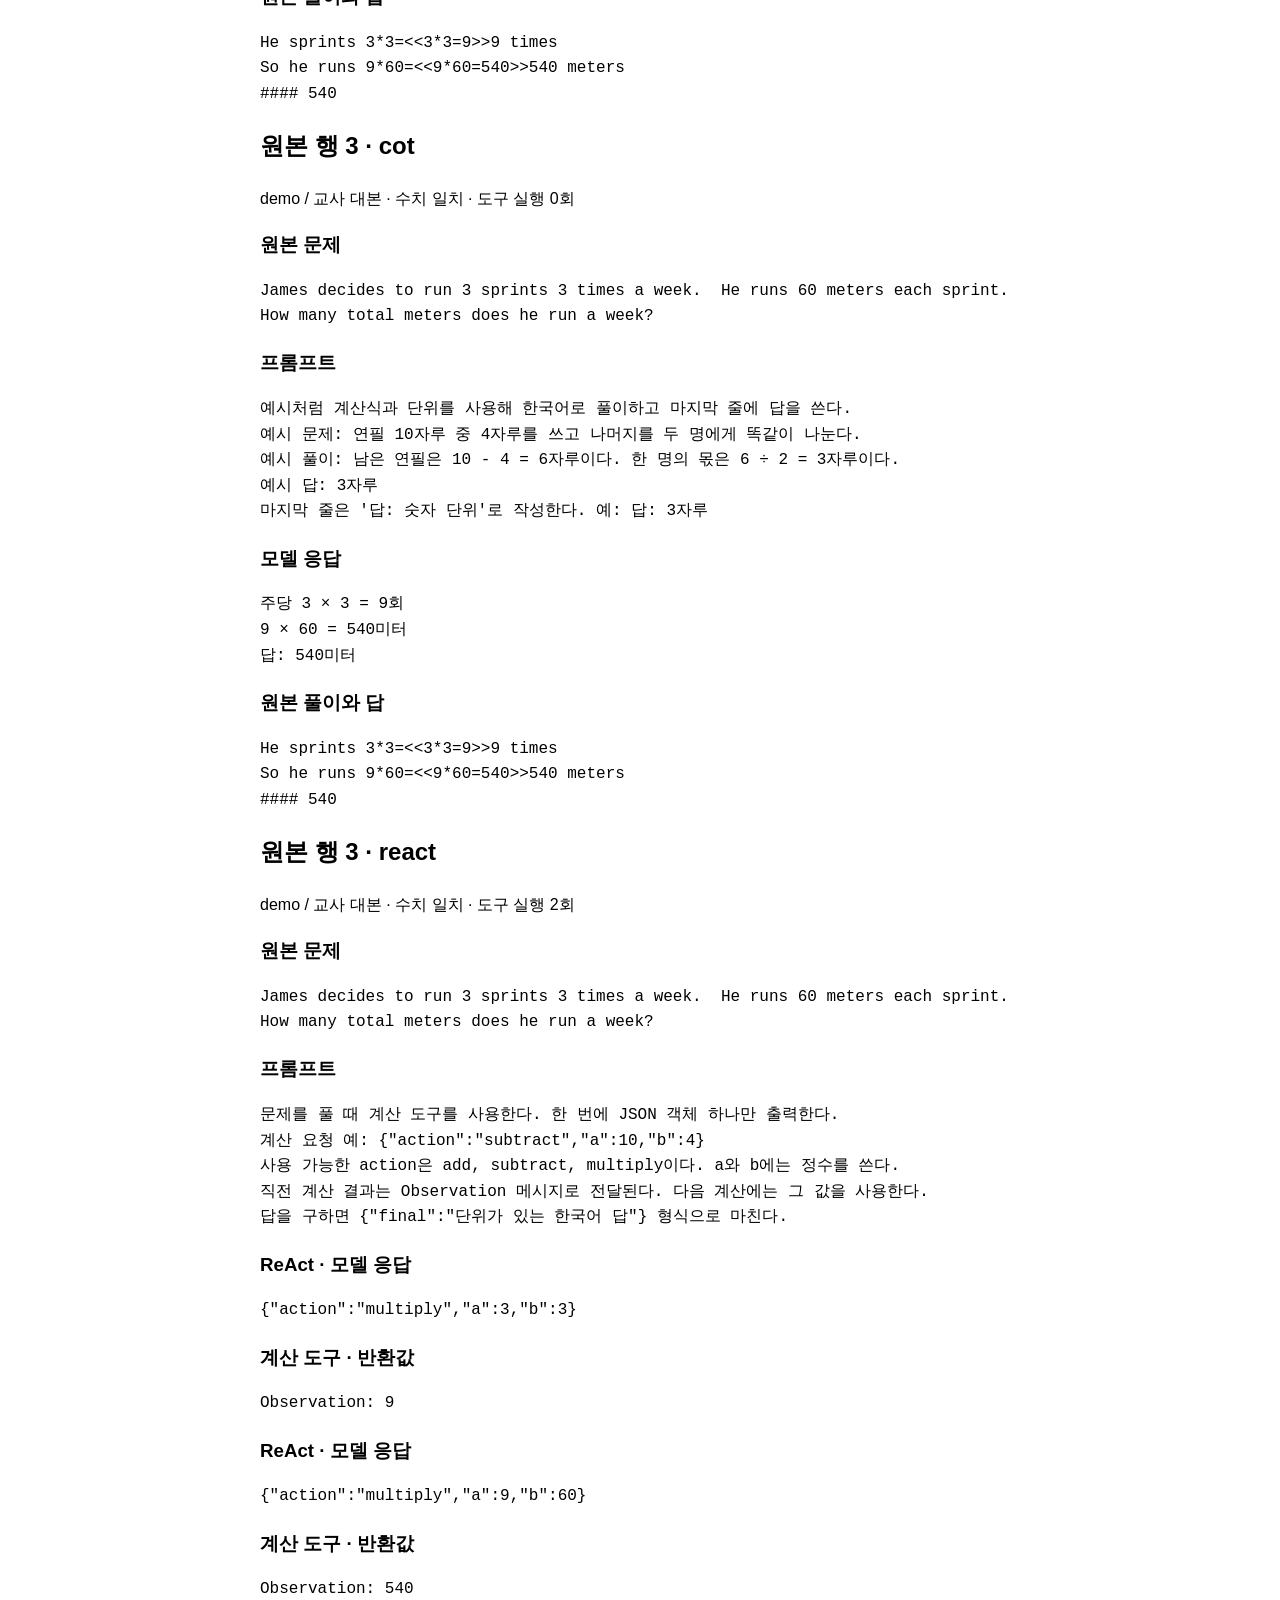
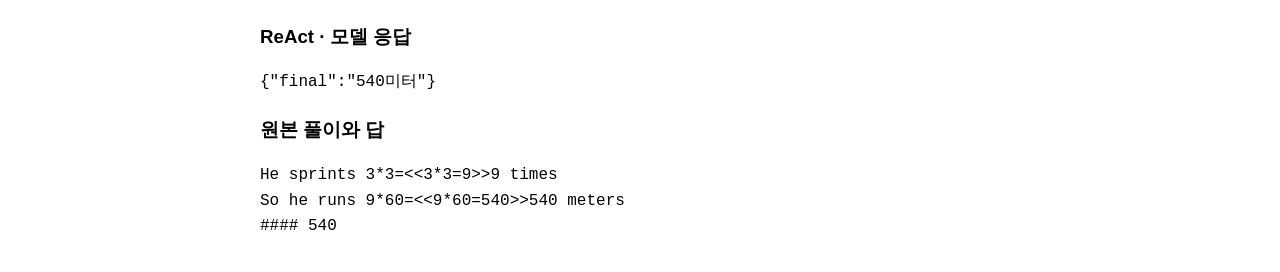
<file: CoT_ReAct_20261118/results/compare_20261118_093009_783638.html>
<!doctype html><html lang="ko"><meta charset="utf-8"><title>GSM8K 실행 비교</title>
<style>body{font:16px/1.6 sans-serif;max-width:760px;margin:2em auto}pre{white-space:pre-wrap;overflow-wrap:anywhere}@media print{section+section{break-before:page}}</style>
<h1>프롬프트별 실행 결과</h1><p>지정 자료 D04 · <a href="https://huggingface.co/datasets/openai/gsm8k/tree/main">openai/gsm8k</a> · main / test · 원본 행은 0부터 센다.</p>
<section><h2>원본 행 0 · direct</h2><p>demo / 교사 대본 · 수치 일치 · 도구 실행 0회</p><h3>원본 문제</h3><pre>Janet’s ducks lay 16 eggs per day. She eats three for breakfast every morning and bakes muffins for her friends every day with four. She sells the remainder at the farmers&#x27; market daily for $2 per fresh duck egg. How much in dollars does she make every day at the farmers&#x27; market?</pre><h3>프롬프트</h3><pre>최종 답을 &#x27;답: 숫자 단위&#x27; 한 줄로 작성한다.</pre><h3>모델 응답</h3><pre>답: 18달러</pre><h3>원본 풀이와 답</h3><pre>Janet sells 16 - 3 - 4 = &lt;&lt;16-3-4=9&gt;&gt;9 duck eggs a day.
She makes 9 * 2 = $&lt;&lt;9*2=18&gt;&gt;18 every day at the farmer’s market.
#### 18</pre></section><section><h2>원본 행 0 · cot</h2><p>demo / 교사 대본 · 수치 일치 · 도구 실행 0회</p><h3>원본 문제</h3><pre>Janet’s ducks lay 16 eggs per day. She eats three for breakfast every morning and bakes muffins for her friends every day with four. She sells the remainder at the farmers&#x27; market daily for $2 per fresh duck egg. How much in dollars does she make every day at the farmers&#x27; market?</pre><h3>프롬프트</h3><pre>예시처럼 계산식과 단위를 사용해 한국어로 풀이하고 마지막 줄에 답을 쓴다.
예시 문제: 연필 10자루 중 4자루를 쓰고 나머지를 두 명에게 똑같이 나눈다.
예시 풀이: 남은 연필은 10 - 4 = 6자루이다. 한 명의 몫은 6 ÷ 2 = 3자루이다.
예시 답: 3자루
마지막 줄은 &#x27;답: 숫자 단위&#x27;로 작성한다. 예: 답: 3자루</pre><h3>모델 응답</h3><pre>16 − 3 − 4 = 9개
9 × 2 = 18달러
답: 18달러</pre><h3>원본 풀이와 답</h3><pre>Janet sells 16 - 3 - 4 = &lt;&lt;16-3-4=9&gt;&gt;9 duck eggs a day.
She makes 9 * 2 = $&lt;&lt;9*2=18&gt;&gt;18 every day at the farmer’s market.
#### 18</pre></section><section><h2>원본 행 0 · react</h2><p>demo / 교사 대본 · 수치 일치 · 도구 실행 3회</p><h3>원본 문제</h3><pre>Janet’s ducks lay 16 eggs per day. She eats three for breakfast every morning and bakes muffins for her friends every day with four. She sells the remainder at the farmers&#x27; market daily for $2 per fresh duck egg. How much in dollars does she make every day at the farmers&#x27; market?</pre><h3>프롬프트</h3><pre>문제를 풀 때 계산 도구를 사용한다. 한 번에 JSON 객체 하나만 출력한다.
계산 요청 예: {&quot;action&quot;:&quot;subtract&quot;,&quot;a&quot;:10,&quot;b&quot;:4}
사용 가능한 action은 add, subtract, multiply이다. a와 b에는 정수를 쓴다.
직전 계산 결과는 Observation 메시지로 전달된다. 다음 계산에는 그 값을 사용한다.
답을 구하면 {&quot;final&quot;:&quot;단위가 있는 한국어 답&quot;} 형식으로 마친다.</pre><h3>ReAct · 모델 응답</h3><pre>{&quot;action&quot;:&quot;subtract&quot;,&quot;a&quot;:16,&quot;b&quot;:3}</pre><h3>계산 도구 · 반환값</h3><pre>Observation: 13</pre><h3>ReAct · 모델 응답</h3><pre>{&quot;action&quot;: &quot;subtract&quot;, &quot;a&quot;: 13, &quot;b&quot;: 4}</pre><h3>계산 도구 · 반환값</h3><pre>Observation: 9</pre><h3>ReAct · 모델 응답</h3><pre>{&quot;action&quot;: &quot;multiply&quot;, &quot;a&quot;: 9, &quot;b&quot;: 2}</pre><h3>계산 도구 · 반환값</h3><pre>Observation: 18</pre><h3>ReAct · 모델 응답</h3><pre>{&quot;final&quot;: &quot;하루 판매액은 18달러이다.&quot;}</pre><h3>원본 풀이와 답</h3><pre>Janet sells 16 - 3 - 4 = &lt;&lt;16-3-4=9&gt;&gt;9 duck eggs a day.
She makes 9 * 2 = $&lt;&lt;9*2=18&gt;&gt;18 every day at the farmer’s market.
#### 18</pre></section><section><h2>원본 행 3 · direct</h2><p>demo / 교사 대본 · 수치 일치 · 도구 실행 0회</p><h3>원본 문제</h3><pre>James decides to run 3 sprints 3 times a week.  He runs 60 meters each sprint.  How many total meters does he run a week?</pre><h3>프롬프트</h3><pre>최종 답을 &#x27;답: 숫자 단위&#x27; 한 줄로 작성한다.</pre><h3>모델 응답</h3><pre>답: 540미터</pre><h3>원본 풀이와 답</h3><pre>He sprints 3*3=&lt;&lt;3*3=9&gt;&gt;9 times
So he runs 9*60=&lt;&lt;9*60=540&gt;&gt;540 meters
#### 540</pre></section><section><h2>원본 행 3 · cot</h2><p>demo / 교사 대본 · 수치 일치 · 도구 실행 0회</p><h3>원본 문제</h3><pre>James decides to run 3 sprints 3 times a week.  He runs 60 meters each sprint.  How many total meters does he run a week?</pre><h3>프롬프트</h3><pre>예시처럼 계산식과 단위를 사용해 한국어로 풀이하고 마지막 줄에 답을 쓴다.
예시 문제: 연필 10자루 중 4자루를 쓰고 나머지를 두 명에게 똑같이 나눈다.
예시 풀이: 남은 연필은 10 - 4 = 6자루이다. 한 명의 몫은 6 ÷ 2 = 3자루이다.
예시 답: 3자루
마지막 줄은 &#x27;답: 숫자 단위&#x27;로 작성한다. 예: 답: 3자루</pre><h3>모델 응답</h3><pre>주당 3 × 3 = 9회
9 × 60 = 540미터
답: 540미터</pre><h3>원본 풀이와 답</h3><pre>He sprints 3*3=&lt;&lt;3*3=9&gt;&gt;9 times
So he runs 9*60=&lt;&lt;9*60=540&gt;&gt;540 meters
#### 540</pre></section><section><h2>원본 행 3 · react</h2><p>demo / 교사 대본 · 수치 일치 · 도구 실행 2회</p><h3>원본 문제</h3><pre>James decides to run 3 sprints 3 times a week.  He runs 60 meters each sprint.  How many total meters does he run a week?</pre><h3>프롬프트</h3><pre>문제를 풀 때 계산 도구를 사용한다. 한 번에 JSON 객체 하나만 출력한다.
계산 요청 예: {&quot;action&quot;:&quot;subtract&quot;,&quot;a&quot;:10,&quot;b&quot;:4}
사용 가능한 action은 add, subtract, multiply이다. a와 b에는 정수를 쓴다.
직전 계산 결과는 Observation 메시지로 전달된다. 다음 계산에는 그 값을 사용한다.
답을 구하면 {&quot;final&quot;:&quot;단위가 있는 한국어 답&quot;} 형식으로 마친다.</pre><h3>ReAct · 모델 응답</h3><pre>{&quot;action&quot;:&quot;multiply&quot;,&quot;a&quot;:3,&quot;b&quot;:3}</pre><h3>계산 도구 · 반환값</h3><pre>Observation: 9</pre><h3>ReAct · 모델 응답</h3><pre>{&quot;action&quot;:&quot;multiply&quot;,&quot;a&quot;:9,&quot;b&quot;:60}</pre><h3>계산 도구 · 반환값</h3><pre>Observation: 540</pre><h3>ReAct · 모델 응답</h3><pre>{&quot;final&quot;:&quot;540미터&quot;}</pre><h3>원본 풀이와 답</h3><pre>He sprints 3*3=&lt;&lt;3*3=9&gt;&gt;9 times
So he runs 9*60=&lt;&lt;9*60=540&gt;&gt;540 meters
#### 540</pre></section></html>
</file>
